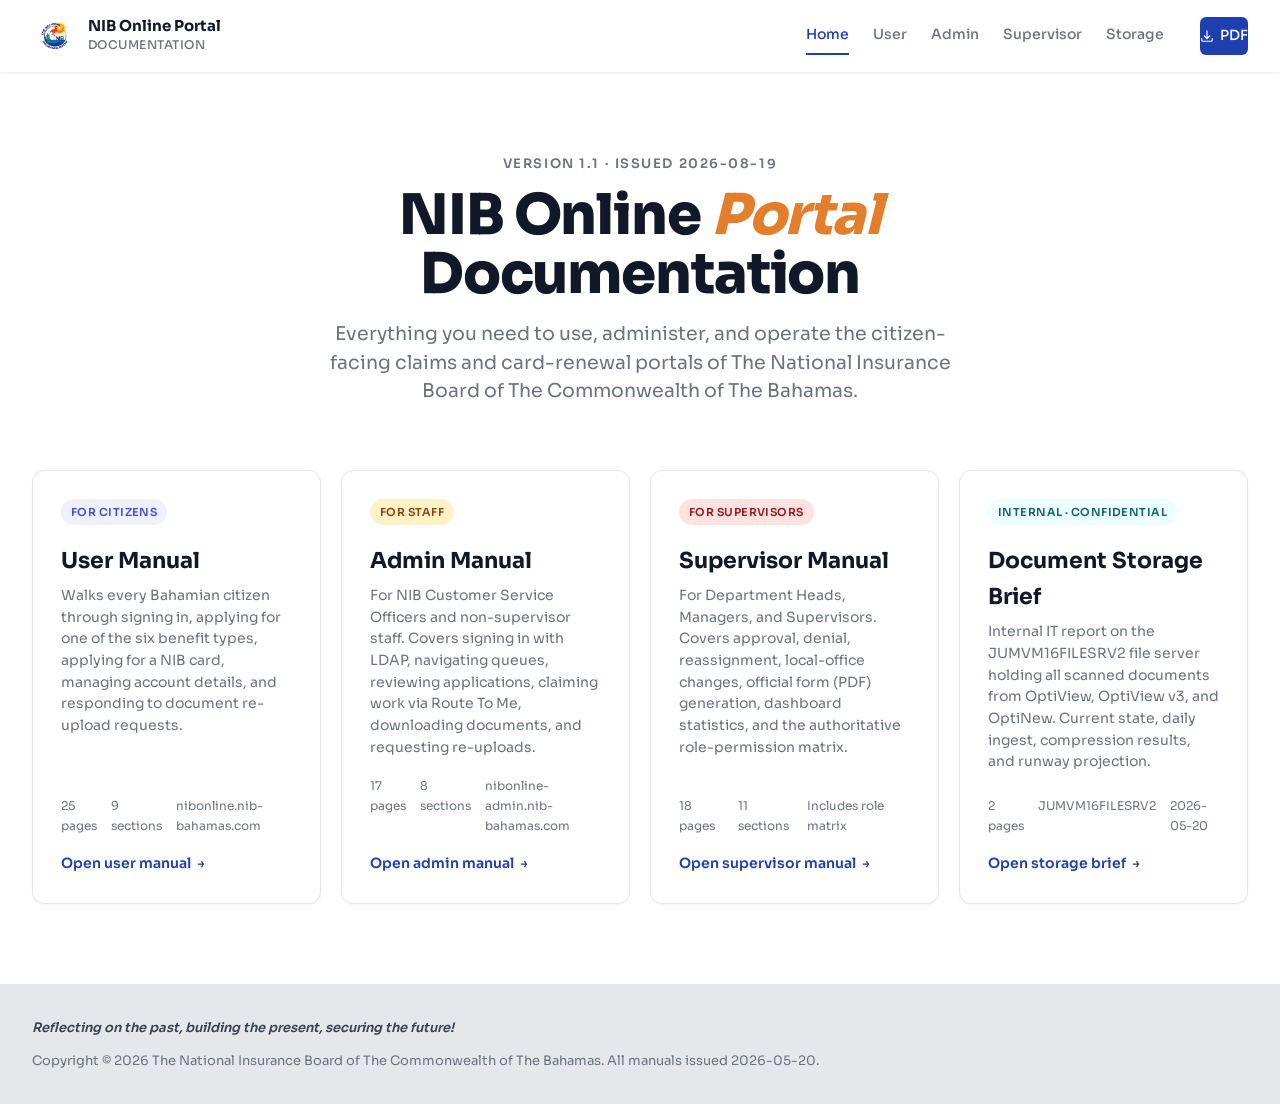
<file: onboarding/docs-site/docs/index.html>
<!DOCTYPE html>
<html lang="en">
<head>
<meta charset="UTF-8">
<meta name="viewport" content="width=device-width, initial-scale=1">
<title>Documentation: NIB Online Portal</title>
<link rel="icon" type="image/png" href="../assets/favicon-32x32.png">
<link rel="stylesheet" href="../colors_and_type.css">
<link rel="stylesheet" href="docs.css">
</head>
<body>

<header class="doc-topbar">
  <div class="doc-topbar__inner">
    <a class="doc-topbar__logo" href="index.html">
      <img src="../assets/nib-logo-no-text.png" alt="NIB">
      <div>
        <div class="doc-topbar__title">NIB Online Portal</div>
        <div class="doc-topbar__sub">Documentation</div>
      </div>
    </a>
    <div class="doc-topbar__spacer"></div>
    <nav class="doc-topbar__nav">
      <a href="index.html" class="is-current">Home</a>
      <a href="user-manual.html">User</a>
      <a href="admin-manual.html">Admin</a>
      <a href="supervisor-manual.html">Supervisor</a>
      <a href="storage-brief.html">Storage</a>
    <a class="doc-topbar__pdf" href="../pdf/NIB-Docs-Index-v1.1.pdf" download title="Download docs index as PDF (text-searchable)"><svg viewBox="0 0 24 24" fill="none" stroke="currentColor" stroke-width="2"><path stroke-linecap="round" stroke-linejoin="round" d="M3 16.5v2.25A2.25 2.25 0 0 0 5.25 21h13.5A2.25 2.25 0 0 0 21 18.75V16.5M16.5 12 12 16.5m0 0L7.5 12m4.5 4.5V3"/></svg>PDF</a>
    </nav>
  </div>
</header>

<section class="landing-hero">
  <div class="landing-hero__eyebrow">Version 1.1 · Issued 2026-08-19</div>
  <h1 class="landing-hero__title">NIB Online <em>Portal</em><br>Documentation</h1>
  <p class="landing-hero__sub">
    Everything you need to use, administer, and operate the citizen-facing claims and card-renewal portals of The National Insurance Board of The Commonwealth of The Bahamas.
  </p>
</section>

<section class="landing-grid">

  <a class="landing-card" href="user-manual.html">
    <span class="landing-card__badge landing-card__badge--user">For Citizens</span>
    <h2 class="landing-card__title">User Manual</h2>
    <p class="landing-card__desc">
      Walks every Bahamian citizen through signing in, applying for one of the six benefit types, applying for a NIB card, managing account details, and responding to document re-upload requests.
    </p>
    <div class="landing-card__meta"><span>25 pages</span><span>9 sections</span><span>nibonline.nib-bahamas.com</span></div>
    <span class="landing-card__cta">Open user manual</span>
  </a>

  <a class="landing-card" href="admin-manual.html">
    <span class="landing-card__badge landing-card__badge--admin">For Staff</span>
    <h2 class="landing-card__title">Admin Manual</h2>
    <p class="landing-card__desc">
      For NIB Customer Service Officers and non-supervisor staff. Covers signing in with LDAP, navigating queues, reviewing applications, claiming work via Route&nbsp;To&nbsp;Me, downloading documents, and requesting re-uploads.
    </p>
    <div class="landing-card__meta"><span>17 pages</span><span>8 sections</span><span>nibonline-admin.nib-bahamas.com</span></div>
    <span class="landing-card__cta">Open admin manual</span>
  </a>

  <a class="landing-card" href="supervisor-manual.html">
    <span class="landing-card__badge landing-card__badge--super">For Supervisors</span>
    <h2 class="landing-card__title">Supervisor Manual</h2>
    <p class="landing-card__desc">
      For Department Heads, Managers, and Supervisors. Covers approval, denial, reassignment, local-office changes, official form (PDF) generation, dashboard statistics, and the authoritative role-permission matrix.
    </p>
    <div class="landing-card__meta"><span>18 pages</span><span>11 sections</span><span>Includes role matrix</span></div>
    <span class="landing-card__cta">Open supervisor manual</span>
  </a>

  <a class="landing-card" href="storage-brief.html">
    <span class="landing-card__badge landing-card__badge--storage">Internal · Confidential</span>
    <h2 class="landing-card__title">Document Storage Brief</h2>
    <p class="landing-card__desc">
      Internal IT report on the JUMVM16FILESRV2 file server holding all scanned documents from OptiView, OptiView&nbsp;v3, and OptiNew. Current state, daily ingest, compression results, and runway projection.
    </p>
    <div class="landing-card__meta"><span>2 pages</span><span>JUMVM16FILESRV2</span><span>2026-05-20</span></div>
    <span class="landing-card__cta">Open storage brief</span>
  </a>

</section>

<footer class="doc-footer">
  <div class="doc-footer__inner">
    <em>Reflecting on the past, building the present, securing the future!</em>
    <p style="margin: 12px 0 0;">Copyright © 2026 The National Insurance Board of The Commonwealth of The Bahamas. All manuals issued 2026-05-20.</p>
  </div>
</footer>

</body>
</html>
</file>
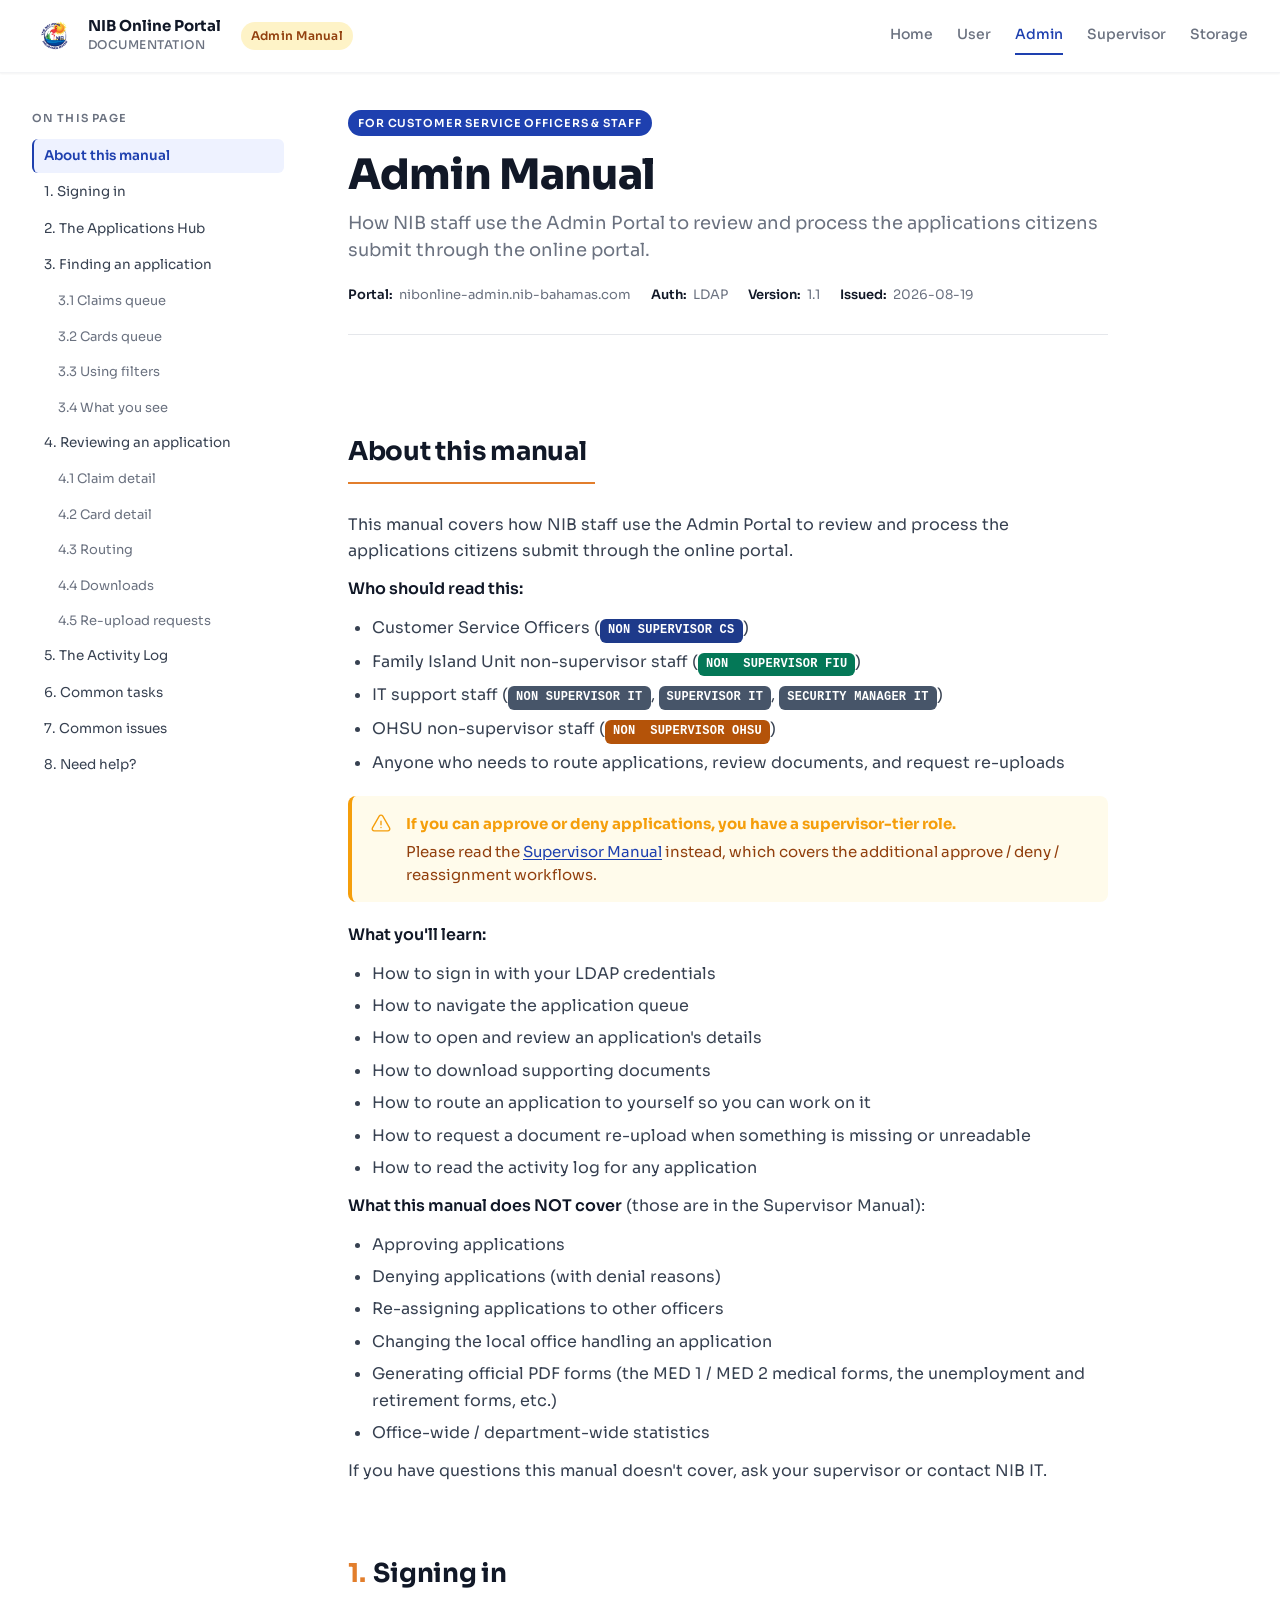
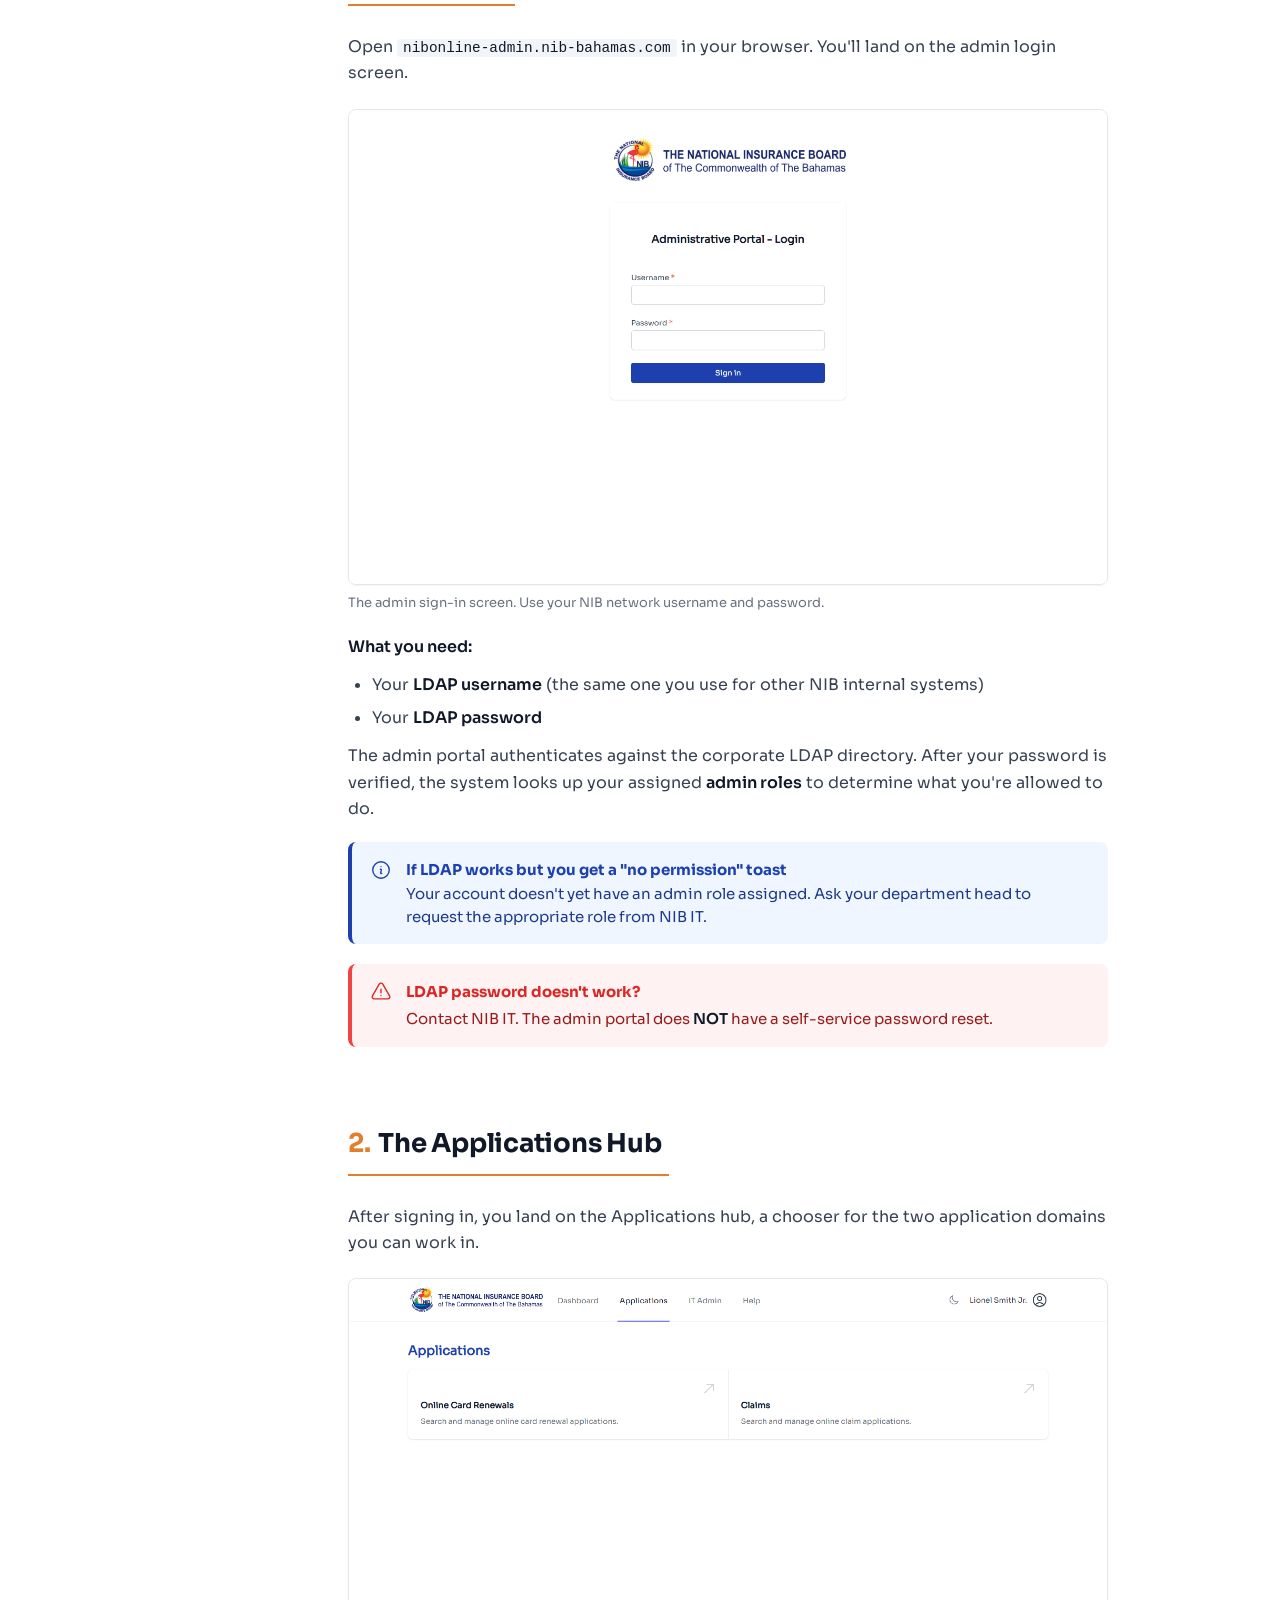
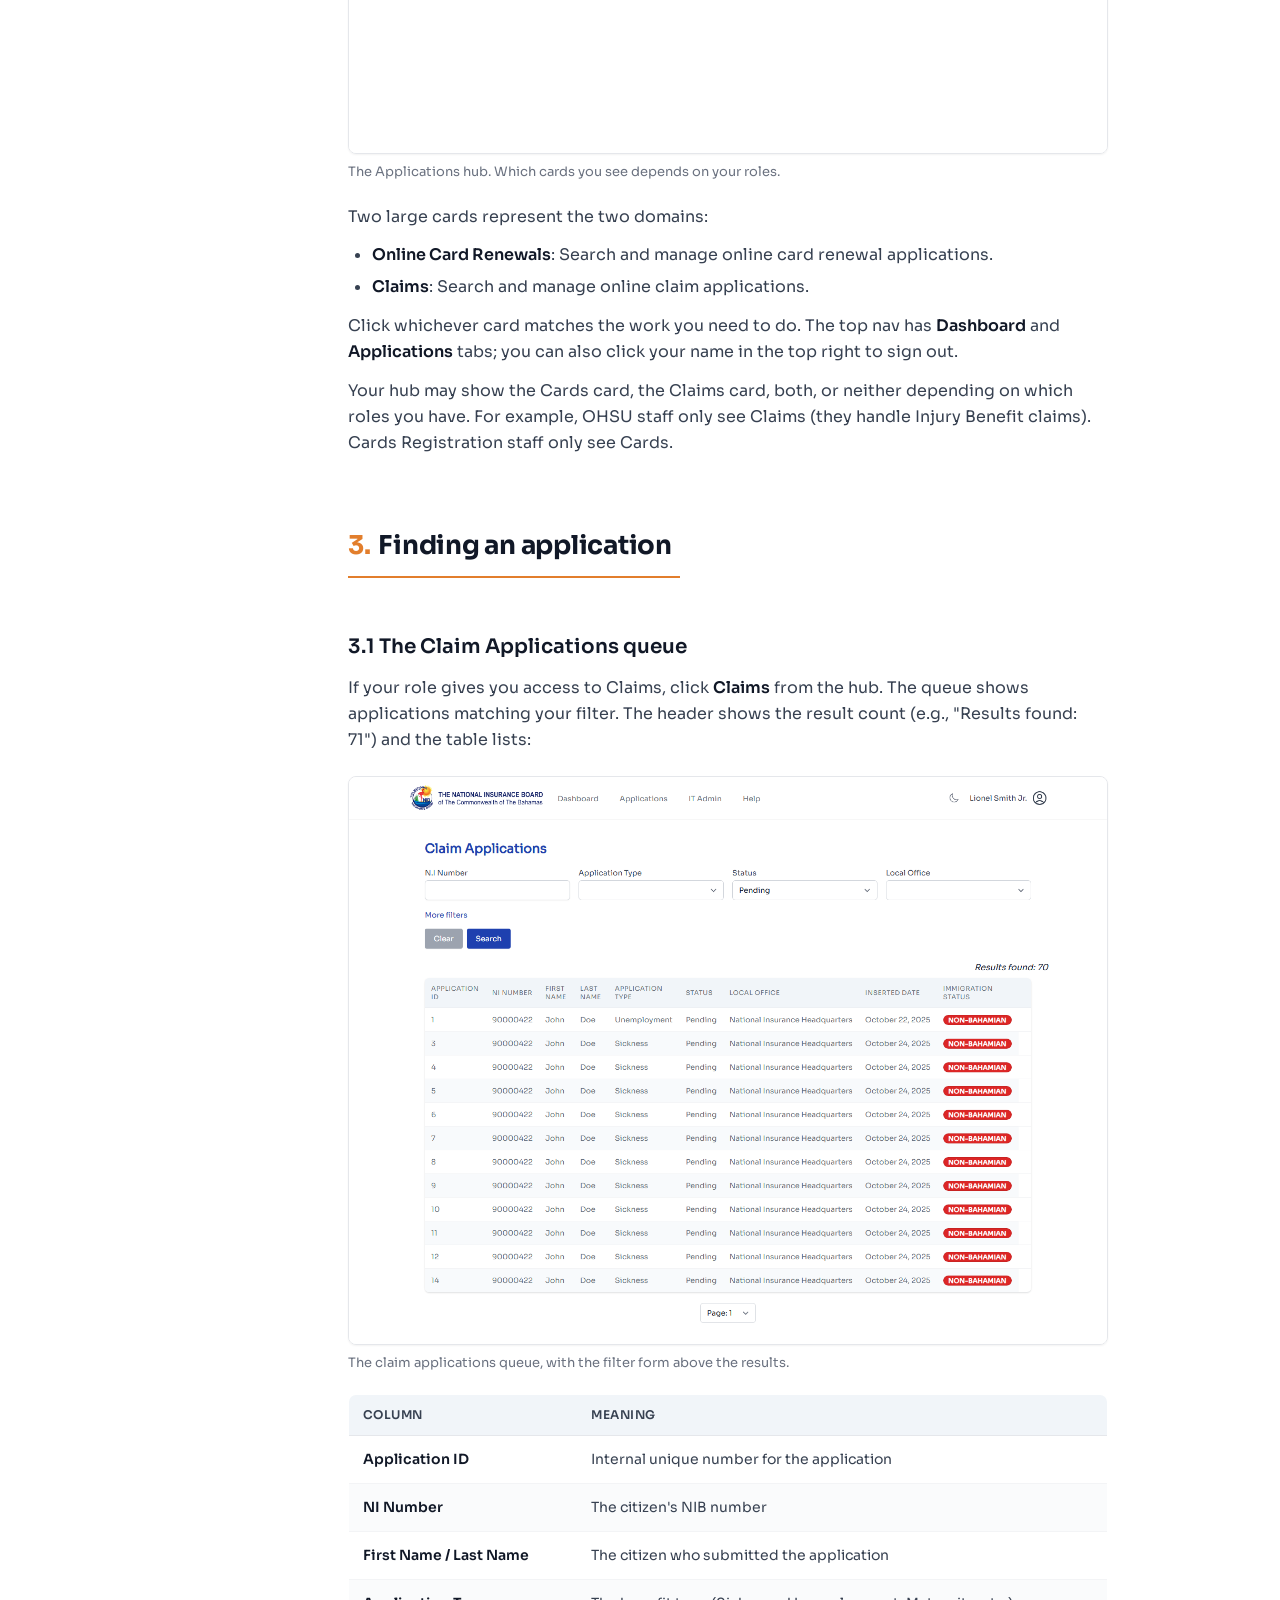
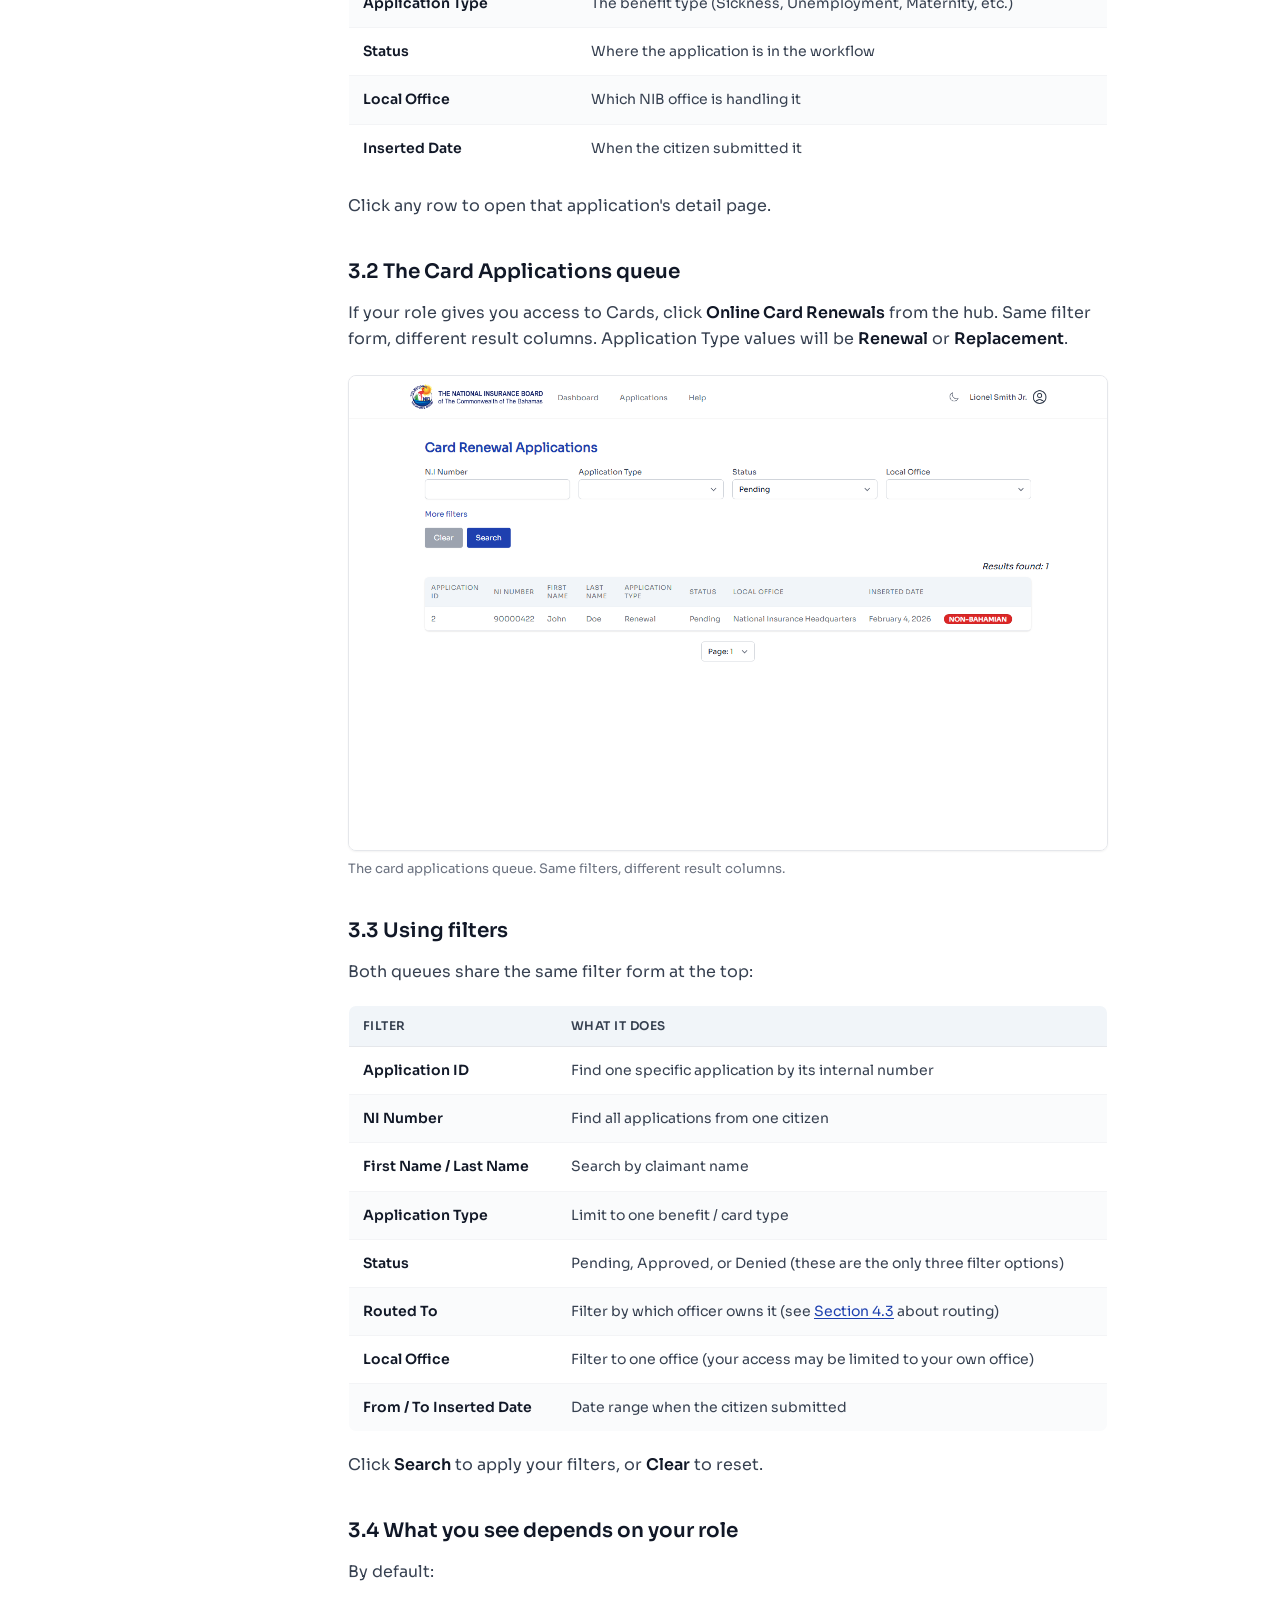
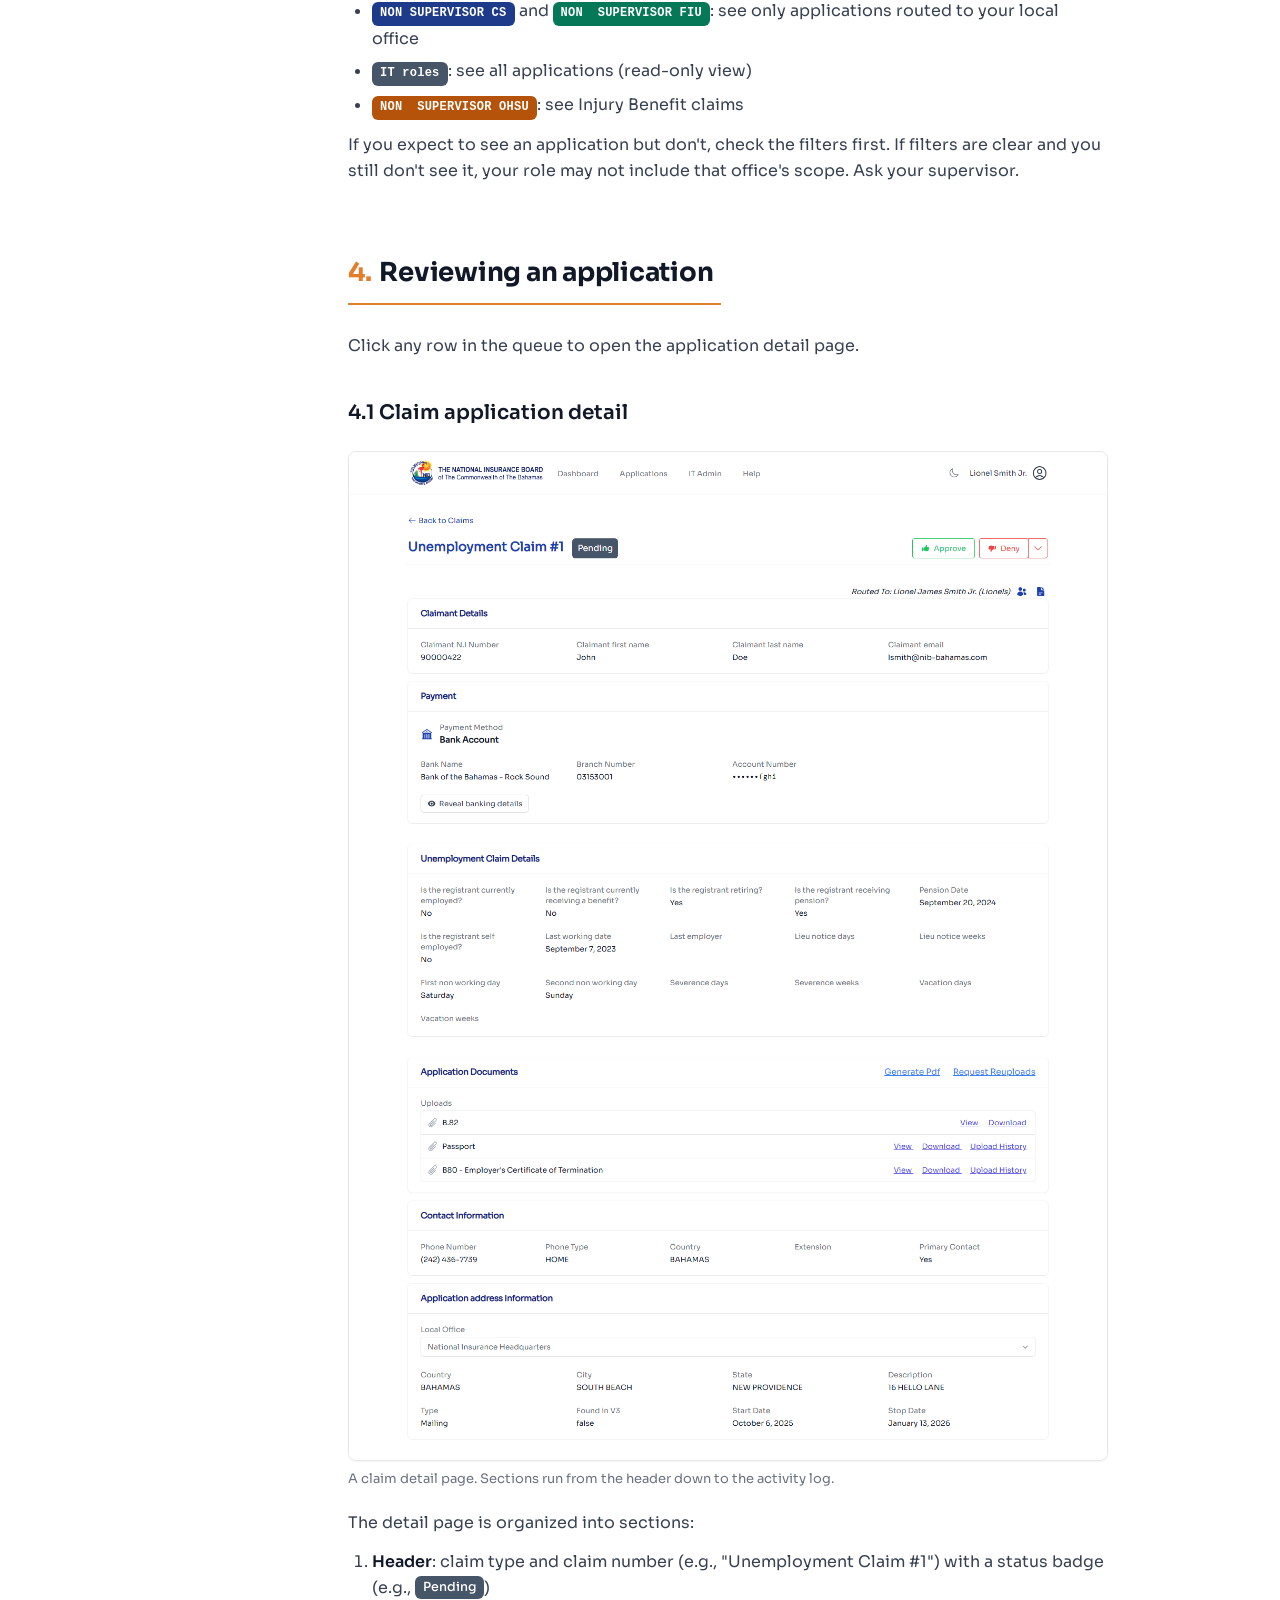
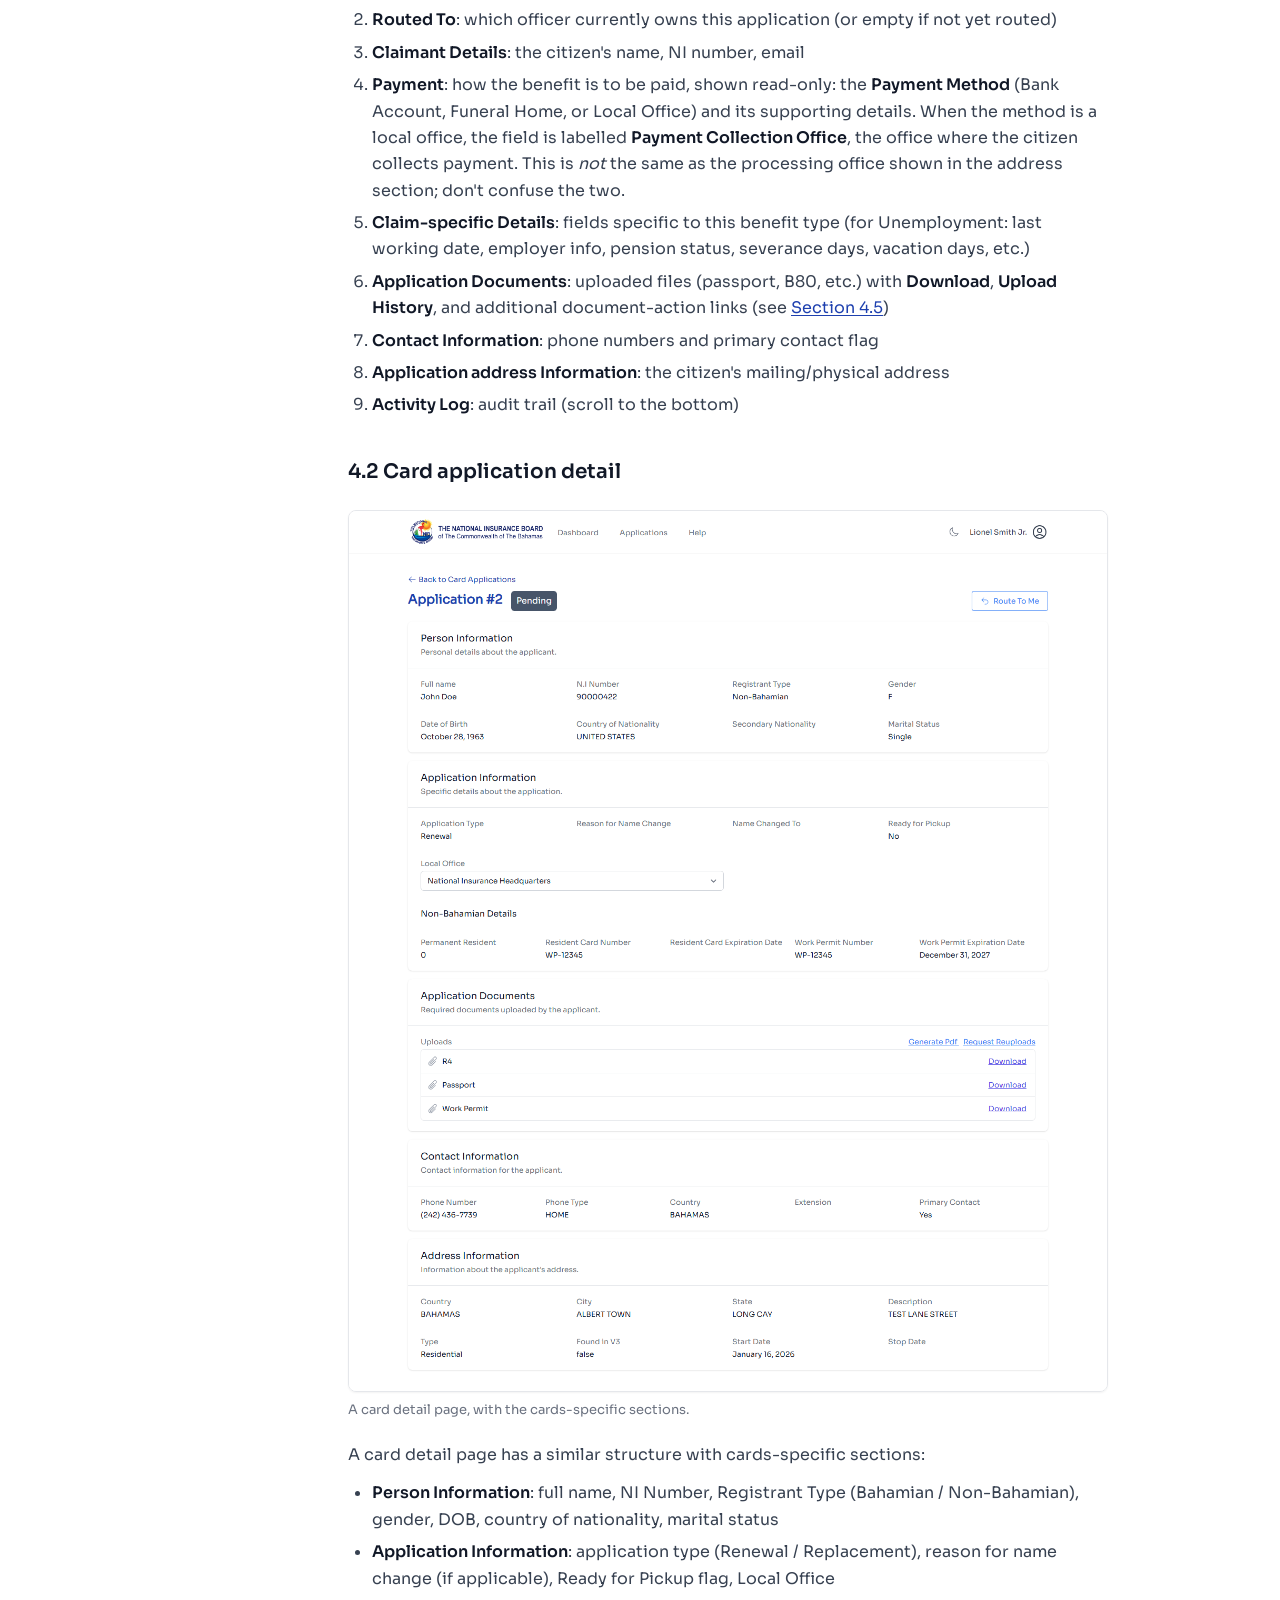
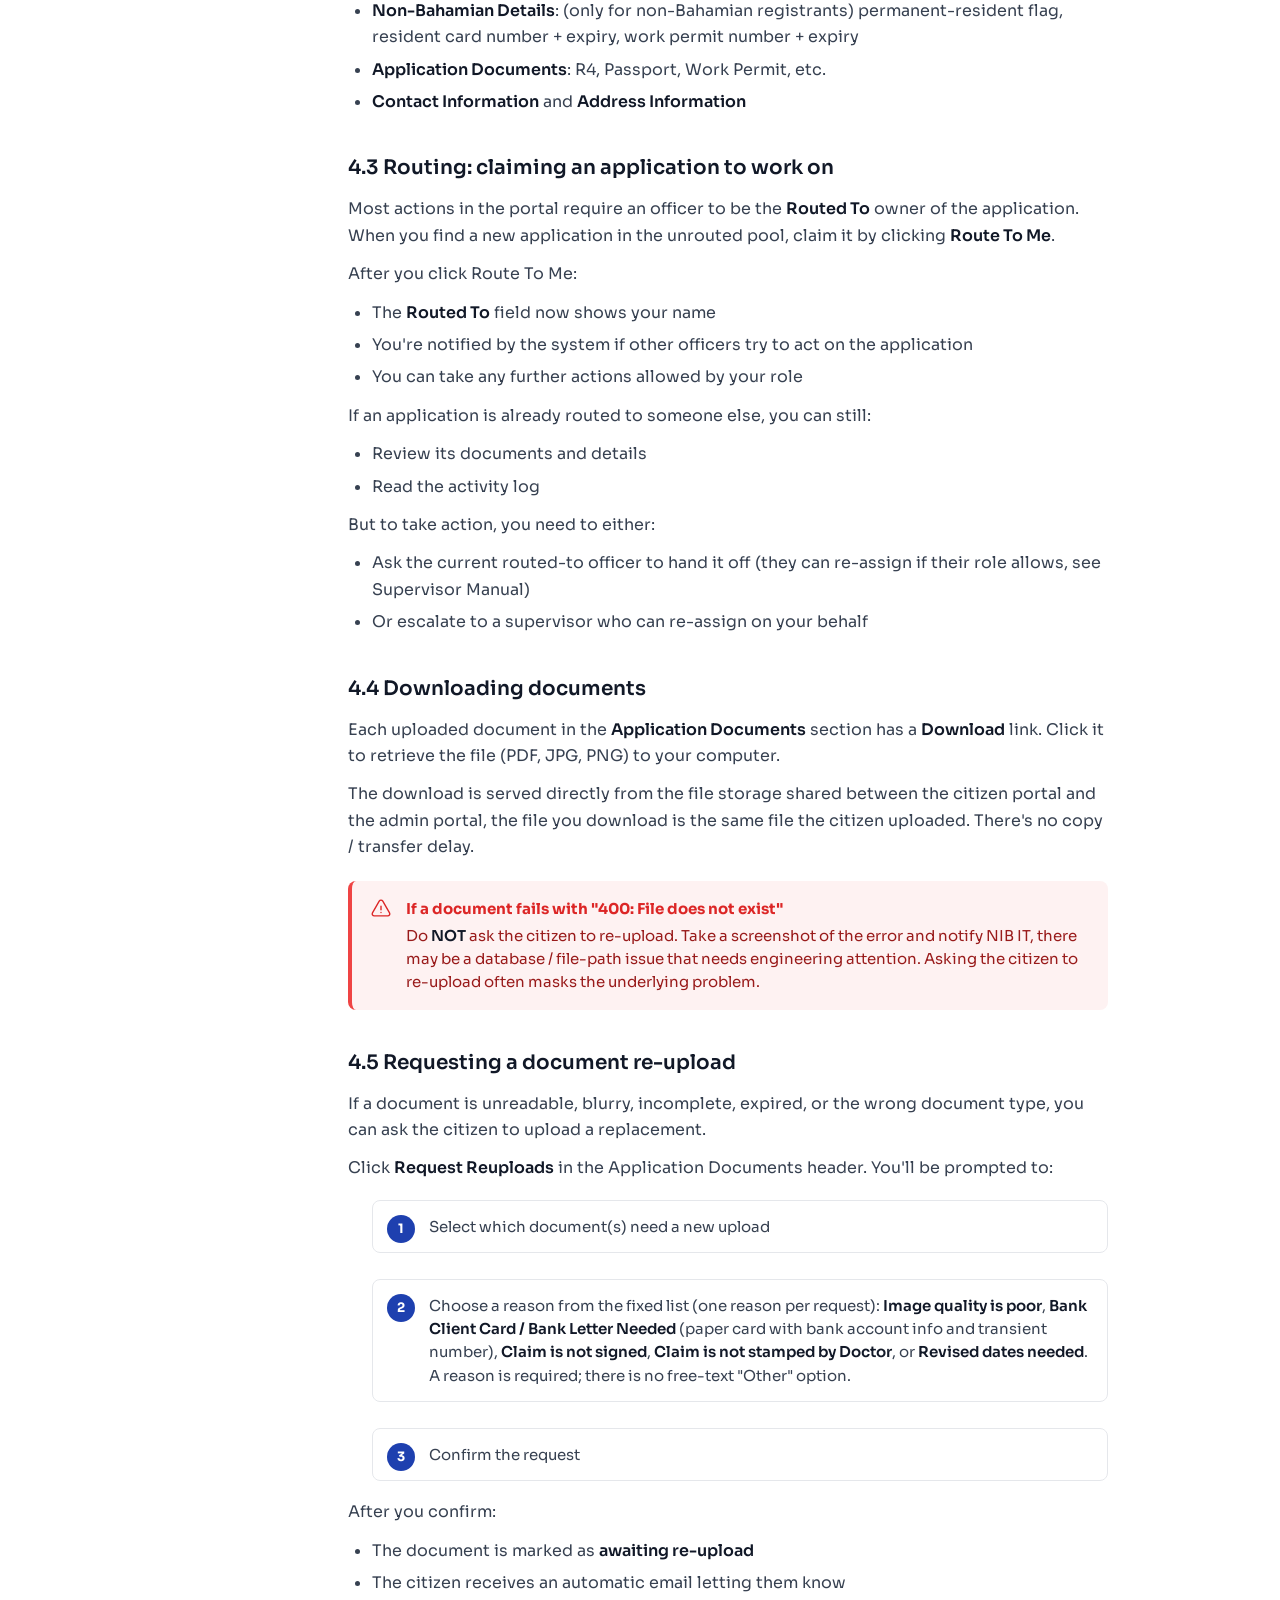
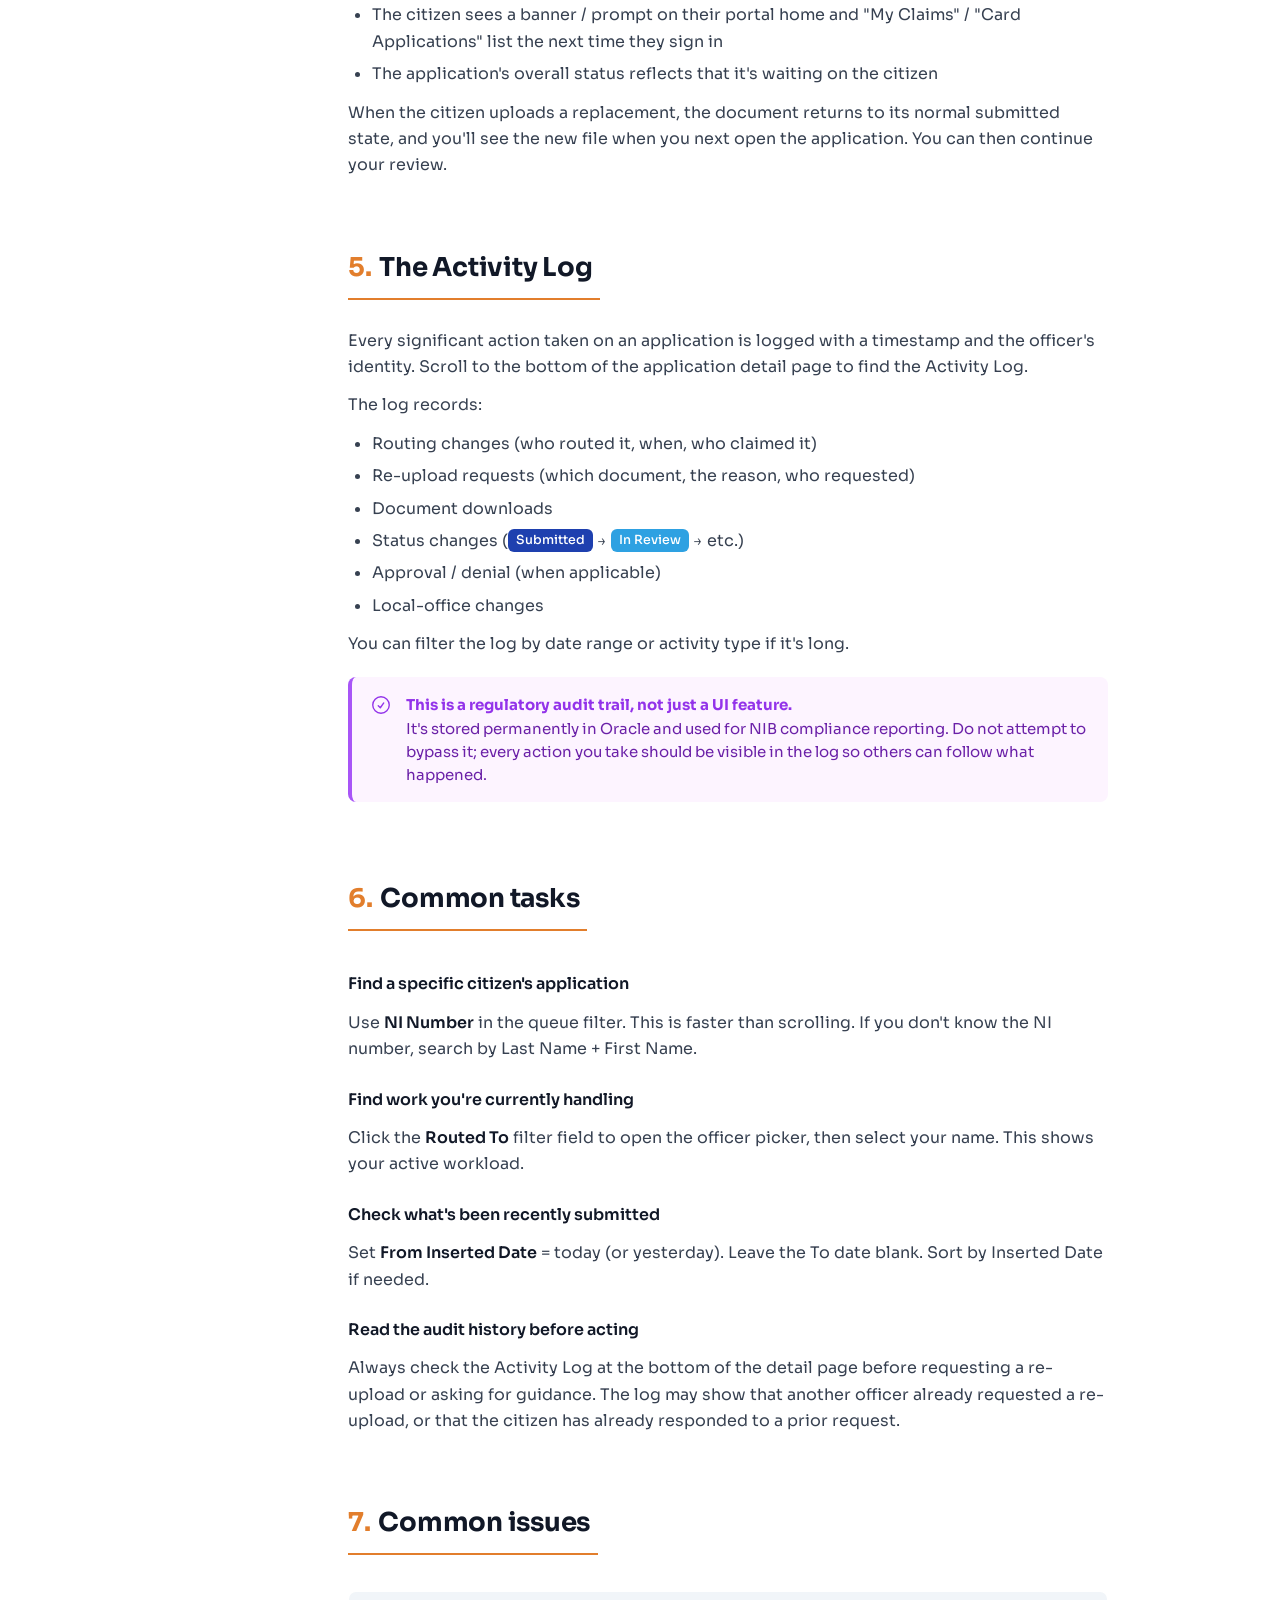
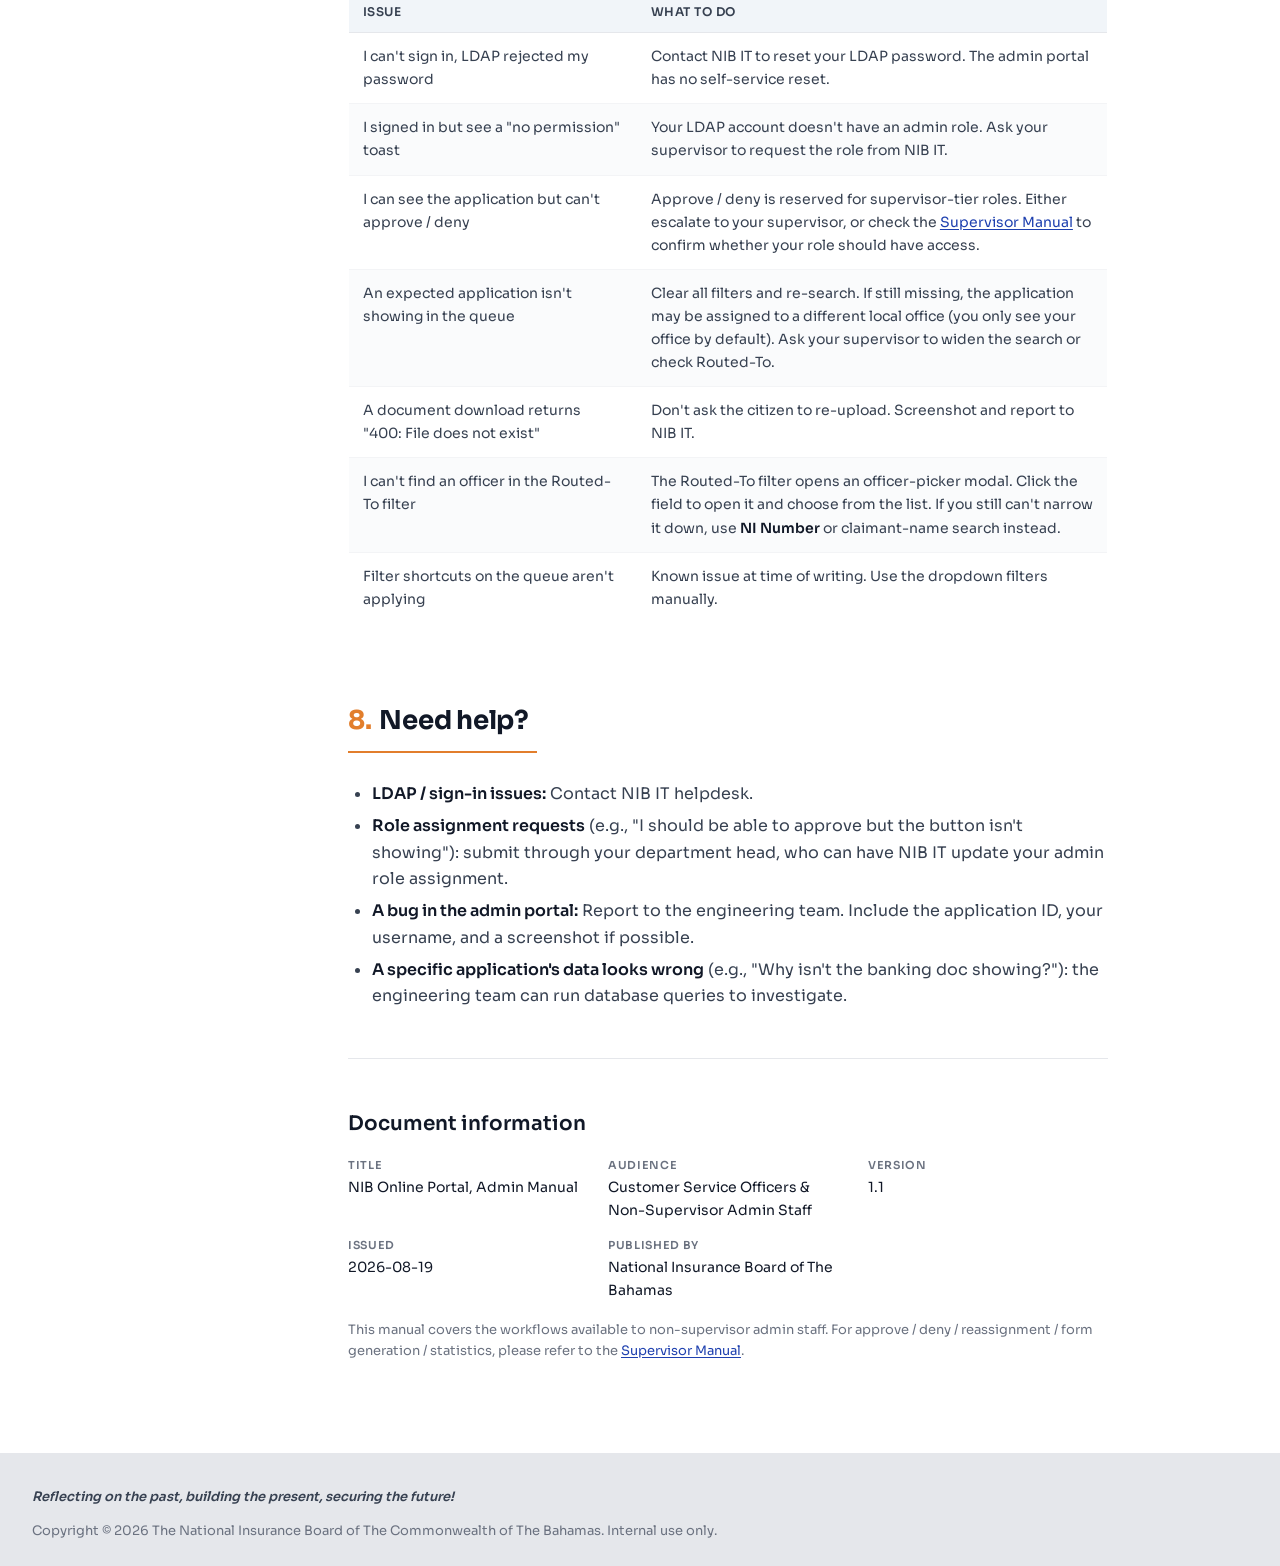
<file: onboarding/docs-site/docs/admin-manual-print.html>
<!DOCTYPE html>
<html lang="en">
<head>
<meta charset="UTF-8">
<meta name="viewport" content="width=device-width, initial-scale=1">
<title>Admin Manual: NIB Online Portal</title>
<link rel="icon" type="image/png" href="../assets/favicon-32x32.png">
<link rel="stylesheet" href="../colors_and_type.css">
<link rel="stylesheet" href="docs.css">
</head>
<body>

<header class="doc-topbar">
  <div class="doc-topbar__inner">
    <a class="doc-topbar__logo" href="index.html">
      <img src="../assets/nib-logo-no-text.png" alt="NIB">
      <div>
        <div class="doc-topbar__title">NIB Online Portal</div>
        <div class="doc-topbar__sub">Documentation</div>
      </div>
    </a>
    <span class="doc-topbar__audience doc-topbar__audience--admin">Admin Manual</span>
    <div class="doc-topbar__spacer"></div>
    <nav class="doc-topbar__nav">
      <a href="index.html">Home</a>
      <a href="user-manual.html">User</a>
      <a href="admin-manual.html" class="is-current">Admin</a>
      <a href="supervisor-manual.html">Supervisor</a>
      <a href="storage-brief.html">Storage</a>
    </nav>
  </div>
</header>

<div class="doc-layout">

  <aside class="doc-sidebar">
    <p class="doc-sidebar__title">On this page</p>
    <ul class="doc-sidebar__list">
      <li><a href="#about">About this manual</a></li>
      <li><a href="#signin">1. Signing in</a></li>
      <li><a href="#hub">2. The Applications Hub</a></li>
      <li><a href="#finding">3. Finding an application</a></li>
      <li><a href="#queue-claims" class="lvl-2">3.1 Claims queue</a></li>
      <li><a href="#queue-cards"  class="lvl-2">3.2 Cards queue</a></li>
      <li><a href="#filters"      class="lvl-2">3.3 Using filters</a></li>
      <li><a href="#role-view"    class="lvl-2">3.4 What you see</a></li>
      <li><a href="#reviewing">4. Reviewing an application</a></li>
      <li><a href="#claim-detail" class="lvl-2">4.1 Claim detail</a></li>
      <li><a href="#card-detail"  class="lvl-2">4.2 Card detail</a></li>
      <li><a href="#routing"      class="lvl-2">4.3 Routing</a></li>
      <li><a href="#downloads"    class="lvl-2">4.4 Downloads</a></li>
      <li><a href="#reupload-req" class="lvl-2">4.5 Re-upload requests</a></li>
      <li><a href="#audit">5. The Activity Log</a></li>
      <li><a href="#tasks">6. Common tasks</a></li>
      <li><a href="#issues">7. Common issues</a></li>
      <li><a href="#help">8. Need help?</a></li>
    </ul>
  </aside>

  <main class="doc-main">

    <div class="doc-hero">
      <div class="doc-hero__eyebrow">For Customer Service Officers &amp; Staff</div>
      <h1 class="doc-hero__title">Admin Manual</h1>
      <p class="doc-hero__sub">How NIB staff use the Admin Portal to review and process the applications citizens submit through the online portal.</p>
      <div class="doc-hero__meta">
        <span><strong>Portal:</strong> nibonline-admin.nib-bahamas.com</span>
        <span><strong>Auth:</strong> LDAP</span>
        <span><strong>Version:</strong> 1.1</span>
        <span><strong>Issued:</strong> 2026-08-19</span>
      </div>
    </div>

    <h2 id="about">About this manual</h2>
    <p>This manual covers how NIB staff use the Admin Portal to review and process the applications citizens submit through the online portal.</p>

    <p><strong>Who should read this:</strong></p>
    <ul>
      <li>Customer Service Officers (<span class="role role--cs">NON SUPERVISOR CS</span>)</li>
      <li>Family Island Unit non-supervisor staff (<span class="role role--fiu">NON&nbsp; SUPERVISOR FIU</span>)</li>
      <li>IT support staff (<span class="role role--it">NON SUPERVISOR IT</span>, <span class="role role--it">SUPERVISOR IT</span>, <span class="role role--it">SECURITY MANAGER IT</span>)</li>
      <li>OHSU non-supervisor staff (<span class="role role--ohsu">NON&nbsp; SUPERVISOR OHSU</span>)</li>
      <li>Anyone who needs to route applications, review documents, and request re-uploads</li>
    </ul>

    <div class="callout callout--warning">
      <svg class="callout__icon" viewBox="0 0 24 24" fill="none" stroke="currentColor" stroke-width="1.5"><path stroke-linecap="round" stroke-linejoin="round" d="M12 9v3.75m-9.303 3.376c-.866 1.5.217 3.374 1.948 3.374h14.71c1.73 0 2.813-1.874 1.948-3.374L13.949 3.378c-.866-1.5-3.032-1.5-3.898 0L2.697 16.126ZM12 15.75h.007v.008H12v-.008Z"/></svg>
      <div class="callout__body">
        <span class="callout__title">If you can approve or deny applications, you have a supervisor-tier role.</span>
        Please read the <a href="supervisor-manual.html">Supervisor Manual</a> instead, which covers the additional approve / deny / reassignment workflows.
      </div>
    </div>

    <p><strong>What you'll learn:</strong></p>
    <ul>
      <li>How to sign in with your LDAP credentials</li>
      <li>How to navigate the application queue</li>
      <li>How to open and review an application's details</li>
      <li>How to download supporting documents</li>
      <li>How to route an application to yourself so you can work on it</li>
      <li>How to request a document re-upload when something is missing or unreadable</li>
      <li>How to read the activity log for any application</li>
    </ul>

    <p><strong>What this manual does NOT cover</strong> (those are in the Supervisor Manual):</p>
    <ul>
      <li>Approving applications</li>
      <li>Denying applications (with denial reasons)</li>
      <li>Re-assigning applications to other officers</li>
      <li>Changing the local office handling an application</li>
      <li>Generating official PDF forms (the MED 1 / MED 2 medical forms, the unemployment and retirement forms, etc.)</li>
      <li>Office-wide / department-wide statistics</li>
    </ul>
    <p>If you have questions this manual doesn't cover, ask your supervisor or contact NIB IT.</p>

    <h2 id="signin"><span class="doc-h-num">1.</span>Signing in</h2>
    <p>Open <code>nibonline-admin.nib-bahamas.com</code> in your browser. You'll land on the admin login screen.</p>
    <figure class="doc-shot">
      <img src="../../images/admin/01-admin-login.png" alt="The admin portal sign-in page">
      <figcaption>The admin sign-in screen. Use your NIB network username and password.</figcaption>
    </figure>
    <p><strong>What you need:</strong></p>
    <ul>
      <li>Your <strong>LDAP username</strong> (the same one you use for other NIB internal systems)</li>
      <li>Your <strong>LDAP password</strong></li>
    </ul>
    <p>The admin portal authenticates against the corporate LDAP directory. After your password is verified, the system looks up your assigned <strong>admin roles</strong> to determine what you're allowed to do.</p>

    <div class="callout callout--info">
      <svg class="callout__icon" viewBox="0 0 24 24" fill="none" stroke="currentColor" stroke-width="1.5"><path stroke-linecap="round" stroke-linejoin="round" d="M11.25 11.25l.041-.02a.75.75 0 011.063.852l-.708 2.836a.75.75 0 001.063.853l.041-.021M21 12a9 9 0 11-18 0 9 9 0 0118 0zm-9-3.75h.008v.008H12V8.25z"/></svg>
      <div class="callout__body">
        <span class="callout__title">If LDAP works but you get a "no permission" toast</span>
        Your account doesn't yet have an admin role assigned. Ask your department head to request the appropriate role from NIB IT.
      </div>
    </div>

    <div class="callout callout--danger">
      <svg class="callout__icon" viewBox="0 0 24 24" fill="none" stroke="currentColor" stroke-width="1.5"><path stroke-linecap="round" stroke-linejoin="round" d="M12 9v3.75m-9.303 3.376c-.866 1.5.217 3.374 1.948 3.374h14.71c1.73 0 2.813-1.874 1.948-3.374L13.949 3.378c-.866-1.5-3.032-1.5-3.898 0L2.697 16.126ZM12 15.75h.007v.008H12v-.008Z"/></svg>
      <div class="callout__body">
        <span class="callout__title">LDAP password doesn't work?</span>
        Contact NIB IT. The admin portal does <strong>NOT</strong> have a self-service password reset.
      </div>
    </div>

    <h2 id="hub"><span class="doc-h-num">2.</span>The Applications Hub</h2>
    <p>After signing in, you land on the Applications hub, a chooser for the two application domains you can work in.</p>
    <figure class="doc-shot">
      <img src="../../images/admin/02-applications-hub.png" alt="The Applications hub, showing the Cards and Claims chooser">
      <figcaption>The Applications hub. Which cards you see depends on your roles.</figcaption>
    </figure>
    <p>Two large cards represent the two domains:</p>
    <ul>
      <li><strong>Online Card Renewals</strong>: Search and manage online card renewal applications.</li>
      <li><strong>Claims</strong>: Search and manage online claim applications.</li>
    </ul>
    <p>Click whichever card matches the work you need to do. The top nav has <strong>Dashboard</strong> and <strong>Applications</strong> tabs; you can also click your name in the top right to sign out.</p>
    <p>Your hub may show the Cards card, the Claims card, both, or neither depending on which roles you have. For example, OHSU staff only see Claims (they handle Injury Benefit claims). Cards Registration staff only see Cards.</p>

    <h2 id="finding"><span class="doc-h-num">3.</span>Finding an application</h2>

    <h3 id="queue-claims">3.1 The Claim Applications queue</h3>
    <p>If your role gives you access to Claims, click <strong>Claims</strong> from the hub. The queue shows applications matching your filter. The header shows the result count (e.g., "Results found: 71") and the table lists:</p>
    <figure class="doc-shot">
      <img src="../../images/admin/04-claims-queue.png" alt="The claim applications queue with its filter form">
      <figcaption>The claim applications queue, with the filter form above the results.</figcaption>
    </figure>
    <table>
      <thead><tr><th>Column</th><th>Meaning</th></tr></thead>
      <tbody>
        <tr><td><strong>Application ID</strong></td><td>Internal unique number for the application</td></tr>
        <tr><td><strong>NI Number</strong></td><td>The citizen's NIB number</td></tr>
        <tr><td><strong>First Name / Last Name</strong></td><td>The citizen who submitted the application</td></tr>
        <tr><td><strong>Application Type</strong></td><td>The benefit type (Sickness, Unemployment, Maternity, etc.)</td></tr>
        <tr><td><strong>Status</strong></td><td>Where the application is in the workflow</td></tr>
        <tr><td><strong>Local Office</strong></td><td>Which NIB office is handling it</td></tr>
        <tr><td><strong>Inserted Date</strong></td><td>When the citizen submitted it</td></tr>
      </tbody>
    </table>
    <p>Click any row to open that application's detail page.</p>

    <h3 id="queue-cards">3.2 The Card Applications queue</h3>
    <p>If your role gives you access to Cards, click <strong>Online Card Renewals</strong> from the hub. Same filter form, different result columns. Application Type values will be <strong>Renewal</strong> or <strong>Replacement</strong>.</p>
    <figure class="doc-shot">
      <img src="../../images/admin/05-cards-queue.png" alt="The card applications queue">
      <figcaption>The card applications queue. Same filters, different result columns.</figcaption>
    </figure>

    <h3 id="filters">3.3 Using filters</h3>
    <p>Both queues share the same filter form at the top:</p>
    <table>
      <thead><tr><th>Filter</th><th>What it does</th></tr></thead>
      <tbody>
        <tr><td><strong>Application ID</strong></td><td>Find one specific application by its internal number</td></tr>
        <tr><td><strong>NI Number</strong></td><td>Find all applications from one citizen</td></tr>
        <tr><td><strong>First Name / Last Name</strong></td><td>Search by claimant name</td></tr>
        <tr><td><strong>Application Type</strong></td><td>Limit to one benefit / card type</td></tr>
        <tr><td><strong>Status</strong></td><td>Pending, Approved, or Denied (these are the only three filter options)</td></tr>
        <tr><td><strong>Routed To</strong></td><td>Filter by which officer owns it (see <a href="#routing">Section 4.3</a> about routing)</td></tr>
        <tr><td><strong>Local Office</strong></td><td>Filter to one office (your access may be limited to your own office)</td></tr>
        <tr><td><strong>From / To Inserted Date</strong></td><td>Date range when the citizen submitted</td></tr>
      </tbody>
    </table>
    <p>Click <strong>Search</strong> to apply your filters, or <strong>Clear</strong> to reset.</p>

    <h3 id="role-view">3.4 What you see depends on your role</h3>
    <p>By default:</p>
    <ul>
      <li><span class="role role--cs">NON SUPERVISOR CS</span> and <span class="role role--fiu">NON&nbsp; SUPERVISOR FIU</span>: see only applications routed to your local office</li>
      <li><span class="role role--it">IT roles</span>: see all applications (read-only view)</li>
      <li><span class="role role--ohsu">NON&nbsp; SUPERVISOR OHSU</span>: see Injury Benefit claims</li>
    </ul>
    <p>If you expect to see an application but don't, check the filters first. If filters are clear and you still don't see it, your role may not include that office's scope. Ask your supervisor.</p>

    <h2 id="reviewing"><span class="doc-h-num">4.</span>Reviewing an application</h2>
    <p>Click any row in the queue to open the application detail page.</p>

    <h3 id="claim-detail">4.1 Claim application detail</h3>
    <figure class="doc-shot">
      <img src="../../images/admin/06-claims-application-detail.png" alt="A claim application detail page">
      <figcaption>A claim detail page. Sections run from the header down to the activity log.</figcaption>
    </figure>
    <p>The detail page is organized into sections:</p>
    <ol>
      <li><strong>Header</strong>: claim type and claim number (e.g., "Unemployment Claim #1") with a status badge (e.g., <span class="chip-inline chip-inline--pending">Pending</span>)</li>
      <li><strong>Routed To</strong>: which officer currently owns this application (or empty if not yet routed)</li>
      <li><strong>Claimant Details</strong>: the citizen's name, NI number, email</li>
      <li><strong>Payment</strong>: how the benefit is to be paid, shown read-only: the <strong>Payment Method</strong> (Bank Account, Funeral Home, or Local Office) and its supporting details. When the method is a local office, the field is labelled <strong>Payment Collection Office</strong>, the office where the citizen collects payment. This is <em>not</em> the same as the processing office shown in the address section; don't confuse the two.</li>
      <li><strong>Claim-specific Details</strong>: fields specific to this benefit type (for Unemployment: last working date, employer info, pension status, severance days, vacation days, etc.)</li>
      <li><strong>Application Documents</strong>: uploaded files (passport, B80, etc.) with <strong>Download</strong>, <strong>Upload History</strong>, and additional document-action links (see <a href="#reupload-req">Section 4.5</a>)</li>
      <li><strong>Contact Information</strong>: phone numbers and primary contact flag</li>
      <li><strong>Application address Information</strong>: the citizen's mailing/physical address</li>
      <li><strong>Activity Log</strong>: audit trail (scroll to the bottom)</li>
    </ol>

    <h3 id="card-detail">4.2 Card application detail</h3>
    <figure class="doc-shot">
      <img src="../../images/admin/07-cards-application-detail.png" alt="A card application detail page">
      <figcaption>A card detail page, with the cards-specific sections.</figcaption>
    </figure>
    <p>A card detail page has a similar structure with cards-specific sections:</p>
    <ul>
      <li><strong>Person Information</strong>: full name, NI Number, Registrant Type (Bahamian / Non-Bahamian), gender, DOB, country of nationality, marital status</li>
      <li><strong>Application Information</strong>: application type (Renewal / Replacement), reason for name change (if applicable), Ready for Pickup flag, Local Office</li>
      <li><strong>Non-Bahamian Details</strong>: (only for non-Bahamian registrants) permanent-resident flag, resident card number + expiry, work permit number + expiry</li>
      <li><strong>Application Documents</strong>: R4, Passport, Work Permit, etc.</li>
      <li><strong>Contact Information</strong> and <strong>Address Information</strong></li>
    </ul>

    <h3 id="routing">4.3 Routing: claiming an application to work on</h3>
    <p>Most actions in the portal require an officer to be the <strong>Routed To</strong> owner of the application. When you find a new application in the unrouted pool, claim it by clicking <strong>Route To Me</strong>.</p>
    <p>After you click Route To Me:</p>
    <ul>
      <li>The <strong>Routed To</strong> field now shows your name</li>
      <li>You're notified by the system if other officers try to act on the application</li>
      <li>You can take any further actions allowed by your role</li>
    </ul>
    <p>If an application is already routed to someone else, you can still:</p>
    <ul>
      <li>Review its documents and details</li>
      <li>Read the activity log</li>
    </ul>
    <p>But to take action, you need to either:</p>
    <ul>
      <li>Ask the current routed-to officer to hand it off (they can re-assign if their role allows, see Supervisor Manual)</li>
      <li>Or escalate to a supervisor who can re-assign on your behalf</li>
    </ul>

    <h3 id="downloads">4.4 Downloading documents</h3>
    <p>Each uploaded document in the <strong>Application Documents</strong> section has a <strong>Download</strong> link. Click it to retrieve the file (PDF, JPG, PNG) to your computer.</p>
    <p>The download is served directly from the file storage shared between the citizen portal and the admin portal, the file you download is the same file the citizen uploaded. There's no copy / transfer delay.</p>
    <div class="callout callout--danger">
      <svg class="callout__icon" viewBox="0 0 24 24" fill="none" stroke="currentColor" stroke-width="1.5"><path stroke-linecap="round" stroke-linejoin="round" d="M12 9v3.75m-9.303 3.376c-.866 1.5.217 3.374 1.948 3.374h14.71c1.73 0 2.813-1.874 1.948-3.374L13.949 3.378c-.866-1.5-3.032-1.5-3.898 0L2.697 16.126ZM12 15.75h.007v.008H12v-.008Z"/></svg>
      <div class="callout__body">
        <span class="callout__title">If a document fails with "400: File does not exist"</span>
        Do <strong>NOT</strong> ask the citizen to re-upload. Take a screenshot of the error and notify NIB IT, there may be a database / file-path issue that needs engineering attention. Asking the citizen to re-upload often masks the underlying problem.
      </div>
    </div>

    <h3 id="reupload-req">4.5 Requesting a document re-upload</h3>
    <p>If a document is unreadable, blurry, incomplete, expired, or the wrong document type, you can ask the citizen to upload a replacement.</p>
    <p>Click <strong>Request Reuploads</strong> in the Application Documents header. You'll be prompted to:</p>
    <ol class="steps">
      <li>Select which document(s) need a new upload</li>
      <li>Choose a reason from the fixed list (one reason per request): <strong>Image quality is poor</strong>, <strong>Bank Client Card / Bank Letter Needed</strong> (paper card with bank account info and transient number), <strong>Claim is not signed</strong>, <strong>Claim is not stamped by Doctor</strong>, or <strong>Revised dates needed</strong>. A reason is required; there is no free-text "Other" option.</li>
      <li>Confirm the request</li>
    </ol>
    <p>After you confirm:</p>
    <ul>
      <li>The document is marked as <strong>awaiting re-upload</strong></li>
      <li>The citizen receives an automatic email letting them know</li>
      <li>The citizen sees a banner / prompt on their portal home and "My Claims" / "Card Applications" list the next time they sign in</li>
      <li>The application's overall status reflects that it's waiting on the citizen</li>
    </ul>
    <p>When the citizen uploads a replacement, the document returns to its normal submitted state, and you'll see the new file when you next open the application. You can then continue your review.</p>

    <h2 id="audit"><span class="doc-h-num">5.</span>The Activity Log</h2>
    <p>Every significant action taken on an application is logged with a timestamp and the officer's identity. Scroll to the bottom of the application detail page to find the Activity Log.</p>
    <p>The log records:</p>
    <ul>
      <li>Routing changes (who routed it, when, who claimed it)</li>
      <li>Re-upload requests (which document, the reason, who requested)</li>
      <li>Document downloads</li>
      <li>Status changes (<span class="chip-inline chip-inline--info">Submitted</span> → <span class="chip-inline chip-inline--review">In Review</span> → etc.)</li>
      <li>Approval / denial (when applicable)</li>
      <li>Local-office changes</li>
    </ul>
    <p>You can filter the log by date range or activity type if it's long.</p>

    <div class="callout callout--audit">
      <svg class="callout__icon" viewBox="0 0 24 24" fill="none" stroke="currentColor" stroke-width="1.5"><path stroke-linecap="round" stroke-linejoin="round" d="M9 12.75 11.25 15 15 9.75M21 12a9 9 0 1 1-18 0 9 9 0 0 1 18 0Z"/></svg>
      <div class="callout__body">
        <span class="callout__title">This is a regulatory audit trail, not just a UI feature.</span>
        It's stored permanently in Oracle and used for NIB compliance reporting. Do not attempt to bypass it; every action you take should be visible in the log so others can follow what happened.
      </div>
    </div>

    <h2 id="tasks"><span class="doc-h-num">6.</span>Common tasks</h2>

    <h4>Find a specific citizen's application</h4>
    <p>Use <strong>NI Number</strong> in the queue filter. This is faster than scrolling. If you don't know the NI number, search by Last Name + First Name.</p>

    <h4>Find work you're currently handling</h4>
    <p>Click the <strong>Routed To</strong> filter field to open the officer picker, then select your name. This shows your active workload.</p>

    <h4>Check what's been recently submitted</h4>
    <p>Set <strong>From Inserted Date</strong> = today (or yesterday). Leave the To date blank. Sort by Inserted Date if needed.</p>

    <h4>Read the audit history before acting</h4>
    <p>Always check the Activity Log at the bottom of the detail page before requesting a re-upload or asking for guidance. The log may show that another officer already requested a re-upload, or that the citizen has already responded to a prior request.</p>

    <h2 id="issues"><span class="doc-h-num">7.</span>Common issues</h2>
    <table>
      <thead><tr><th style="width: 38%">Issue</th><th>What to do</th></tr></thead>
      <tbody>
        <tr><td>I can't sign in, LDAP rejected my password</td><td>Contact NIB IT to reset your LDAP password. The admin portal has no self-service reset.</td></tr>
        <tr><td>I signed in but see a "no permission" toast</td><td>Your LDAP account doesn't have an admin role. Ask your supervisor to request the role from NIB IT.</td></tr>
        <tr><td>I can see the application but can't approve / deny</td><td>Approve / deny is reserved for supervisor-tier roles. Either escalate to your supervisor, or check the <a href="supervisor-manual.html#matrix">Supervisor Manual</a> to confirm whether your role should have access.</td></tr>
        <tr><td>An expected application isn't showing in the queue</td><td>Clear all filters and re-search. If still missing, the application may be assigned to a different local office (you only see your office by default). Ask your supervisor to widen the search or check Routed-To.</td></tr>
        <tr><td>A document download returns "400: File does not exist"</td><td>Don't ask the citizen to re-upload. Screenshot and report to NIB IT.</td></tr>
        <tr><td>I can't find an officer in the Routed-To filter</td><td>The Routed-To filter opens an officer-picker modal. Click the field to open it and choose from the list. If you still can't narrow it down, use <strong>NI Number</strong> or claimant-name search instead.</td></tr>
        <tr><td>Filter shortcuts on the queue aren't applying</td><td>Known issue at time of writing. Use the dropdown filters manually.</td></tr>
      </tbody>
    </table>

    <h2 id="help"><span class="doc-h-num">8.</span>Need help?</h2>
    <ul>
      <li><strong>LDAP / sign-in issues:</strong> Contact NIB IT helpdesk.</li>
      <li><strong>Role assignment requests</strong> (e.g., "I should be able to approve but the button isn't showing"): submit through your department head, who can have NIB IT update your admin role assignment.</li>
      <li><strong>A bug in the admin portal:</strong> Report to the engineering team. Include the application ID, your username, and a screenshot if possible.</li>
      <li><strong>A specific application's data looks wrong</strong> (e.g., "Why isn't the banking doc showing?"): the engineering team can run database queries to investigate.</li>
    </ul>

    <hr>
    <h3 id="docinfo">Document information</h3>
    <dl class="defstrip">
      <div><dt>Title</dt><dd>NIB Online Portal, Admin Manual</dd></div>
      <div><dt>Audience</dt><dd>Customer Service Officers &amp; Non-Supervisor Admin Staff</dd></div>
      <div><dt>Version</dt><dd>1.1</dd></div>
      <div><dt>Issued</dt><dd>2026-08-19</dd></div>
      <div><dt>Published by</dt><dd>National Insurance Board of The Bahamas</dd></div>
    </dl>
    <p style="font-size: 13px; color: var(--fg-3);">This manual covers the workflows available to non-supervisor admin staff. For approve / deny / reassignment / form generation / statistics, please refer to the <a href="supervisor-manual.html">Supervisor Manual</a>.</p>

  </main>
</div>

<footer class="doc-footer">
  <div class="doc-footer__inner">
    <em>Reflecting on the past, building the present, securing the future!</em>
    <p style="margin: 12px 0 0;">Copyright © 2026 The National Insurance Board of The Commonwealth of The Bahamas. Internal use only.</p>
  </div>
</footer>

<script src="docs.js"></script>

<script>
  (async function () {
    // Wait for fonts (Sora from Google) + a beat
    if (document.fonts && document.fonts.ready) {
      try { await document.fonts.ready; } catch (e) {}
    }
    await new Promise(r => setTimeout(r, 500));
    window.print();
  })();
</script>
</body>
</html>
</file>
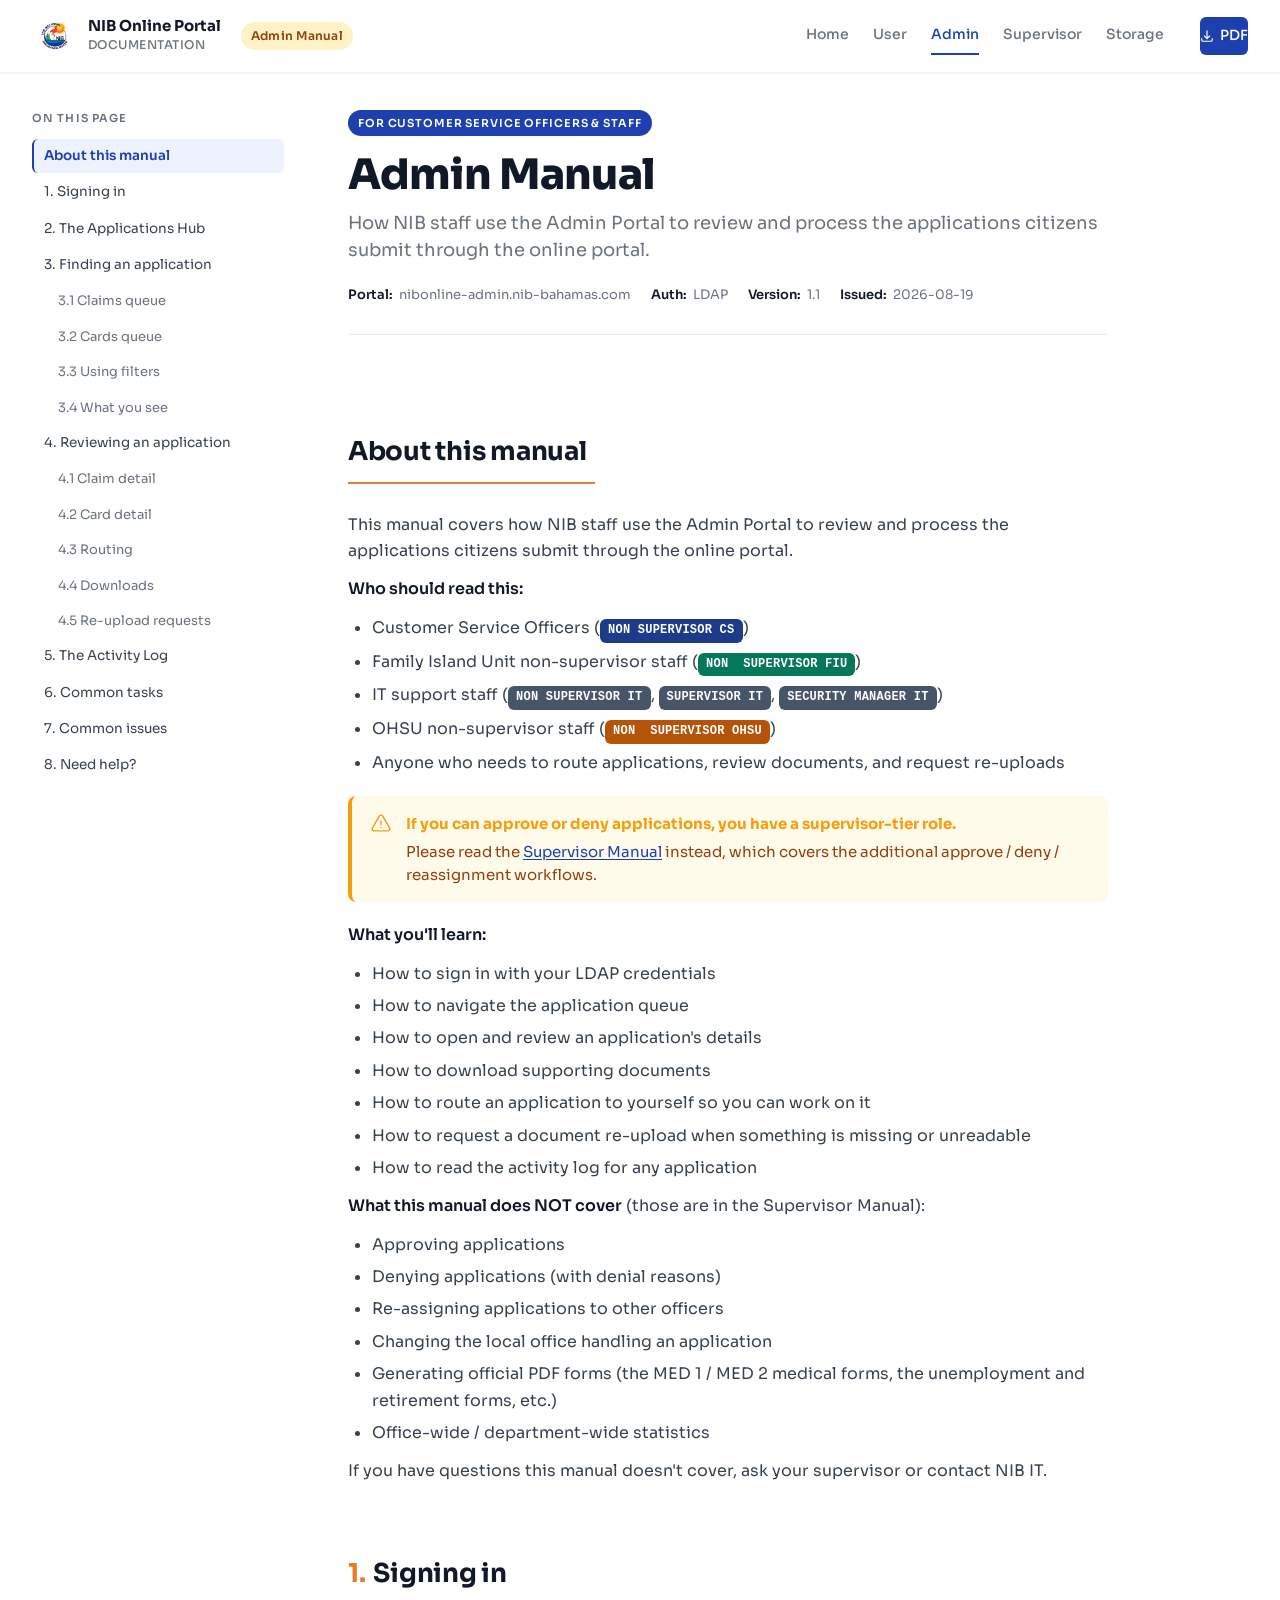
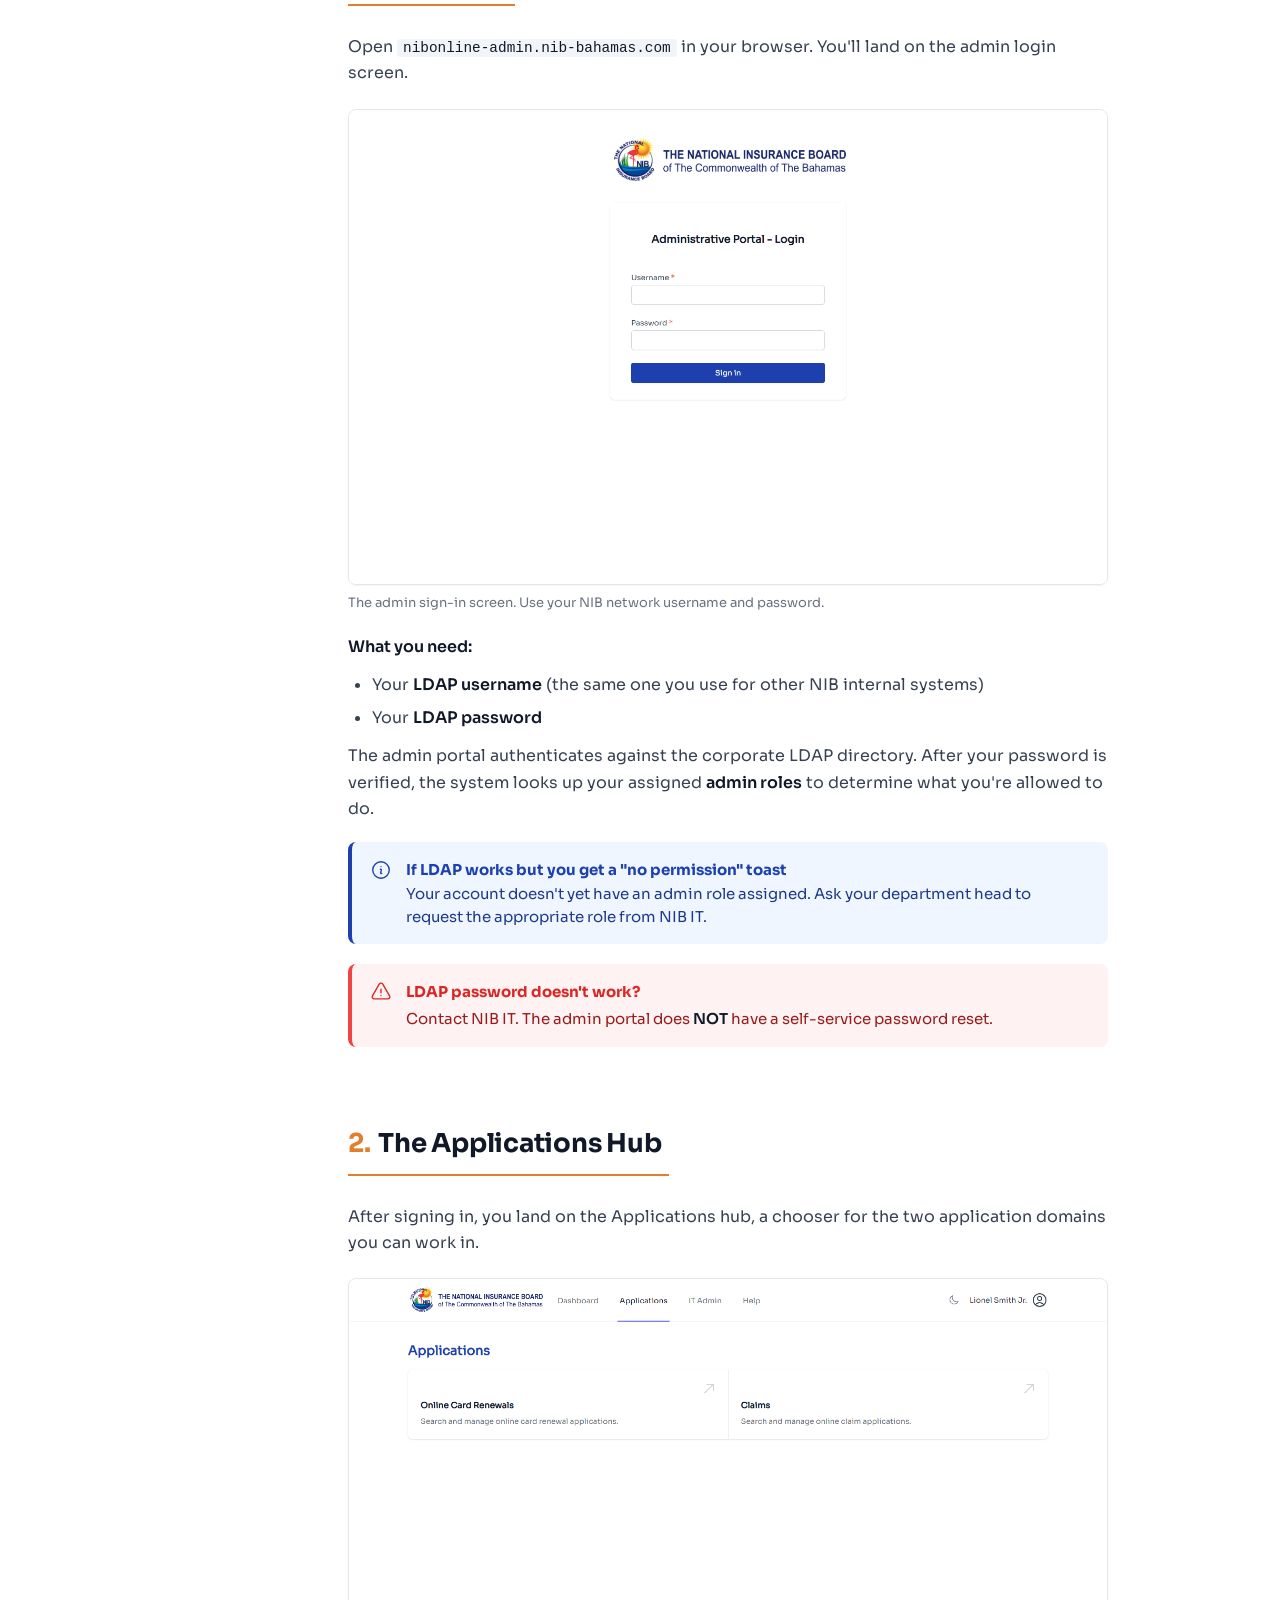
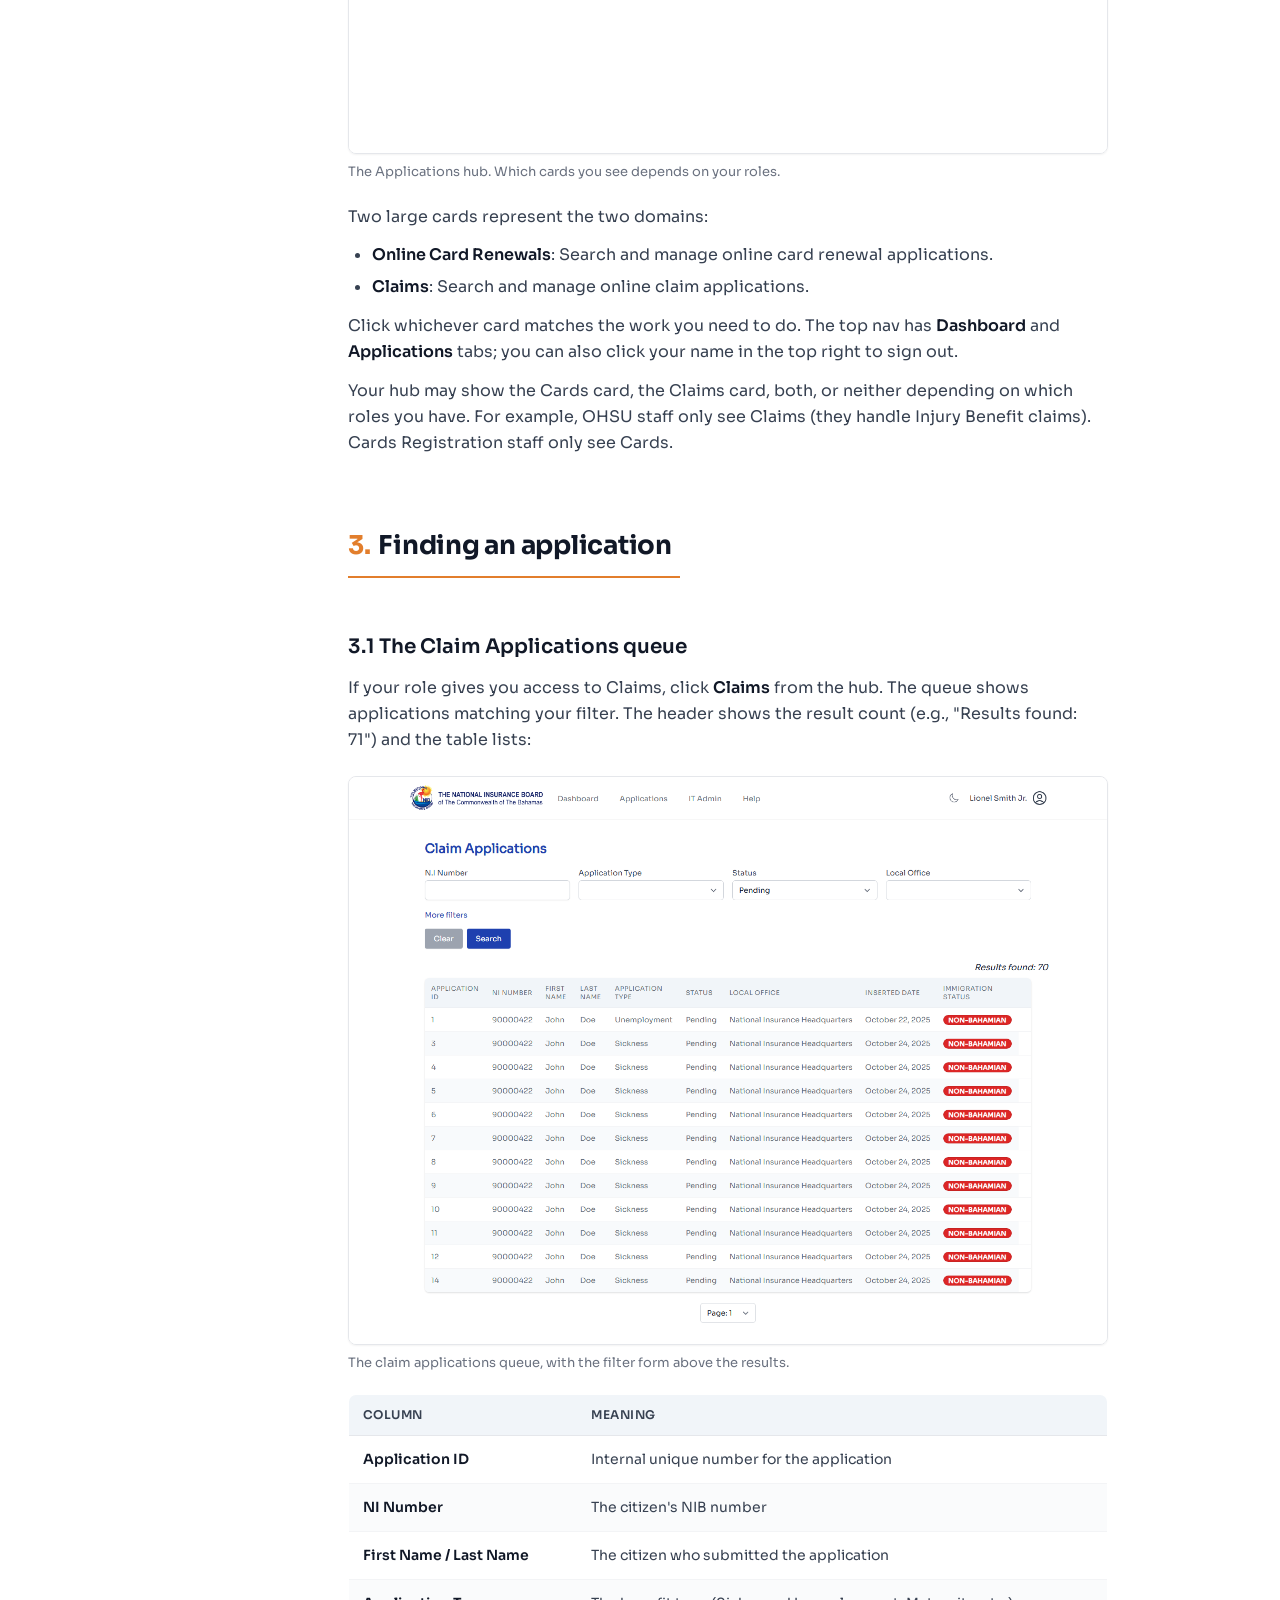
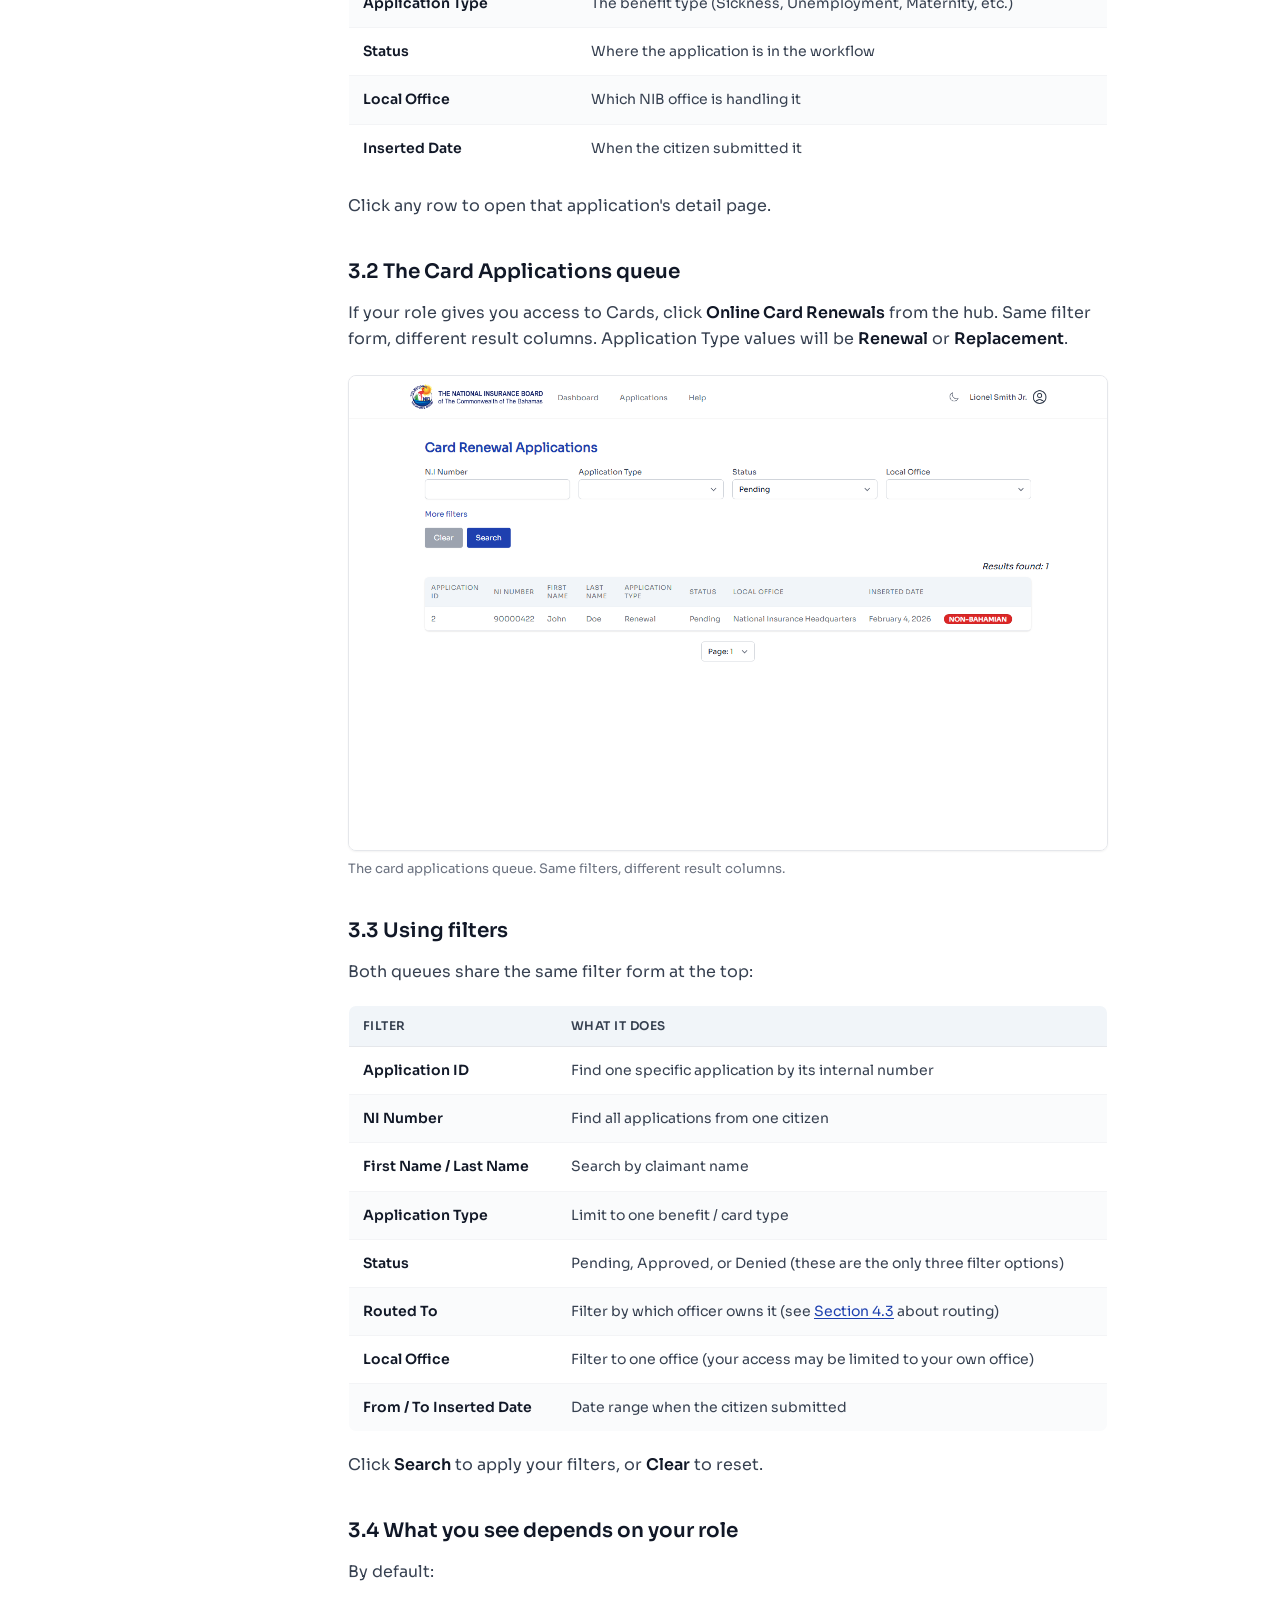
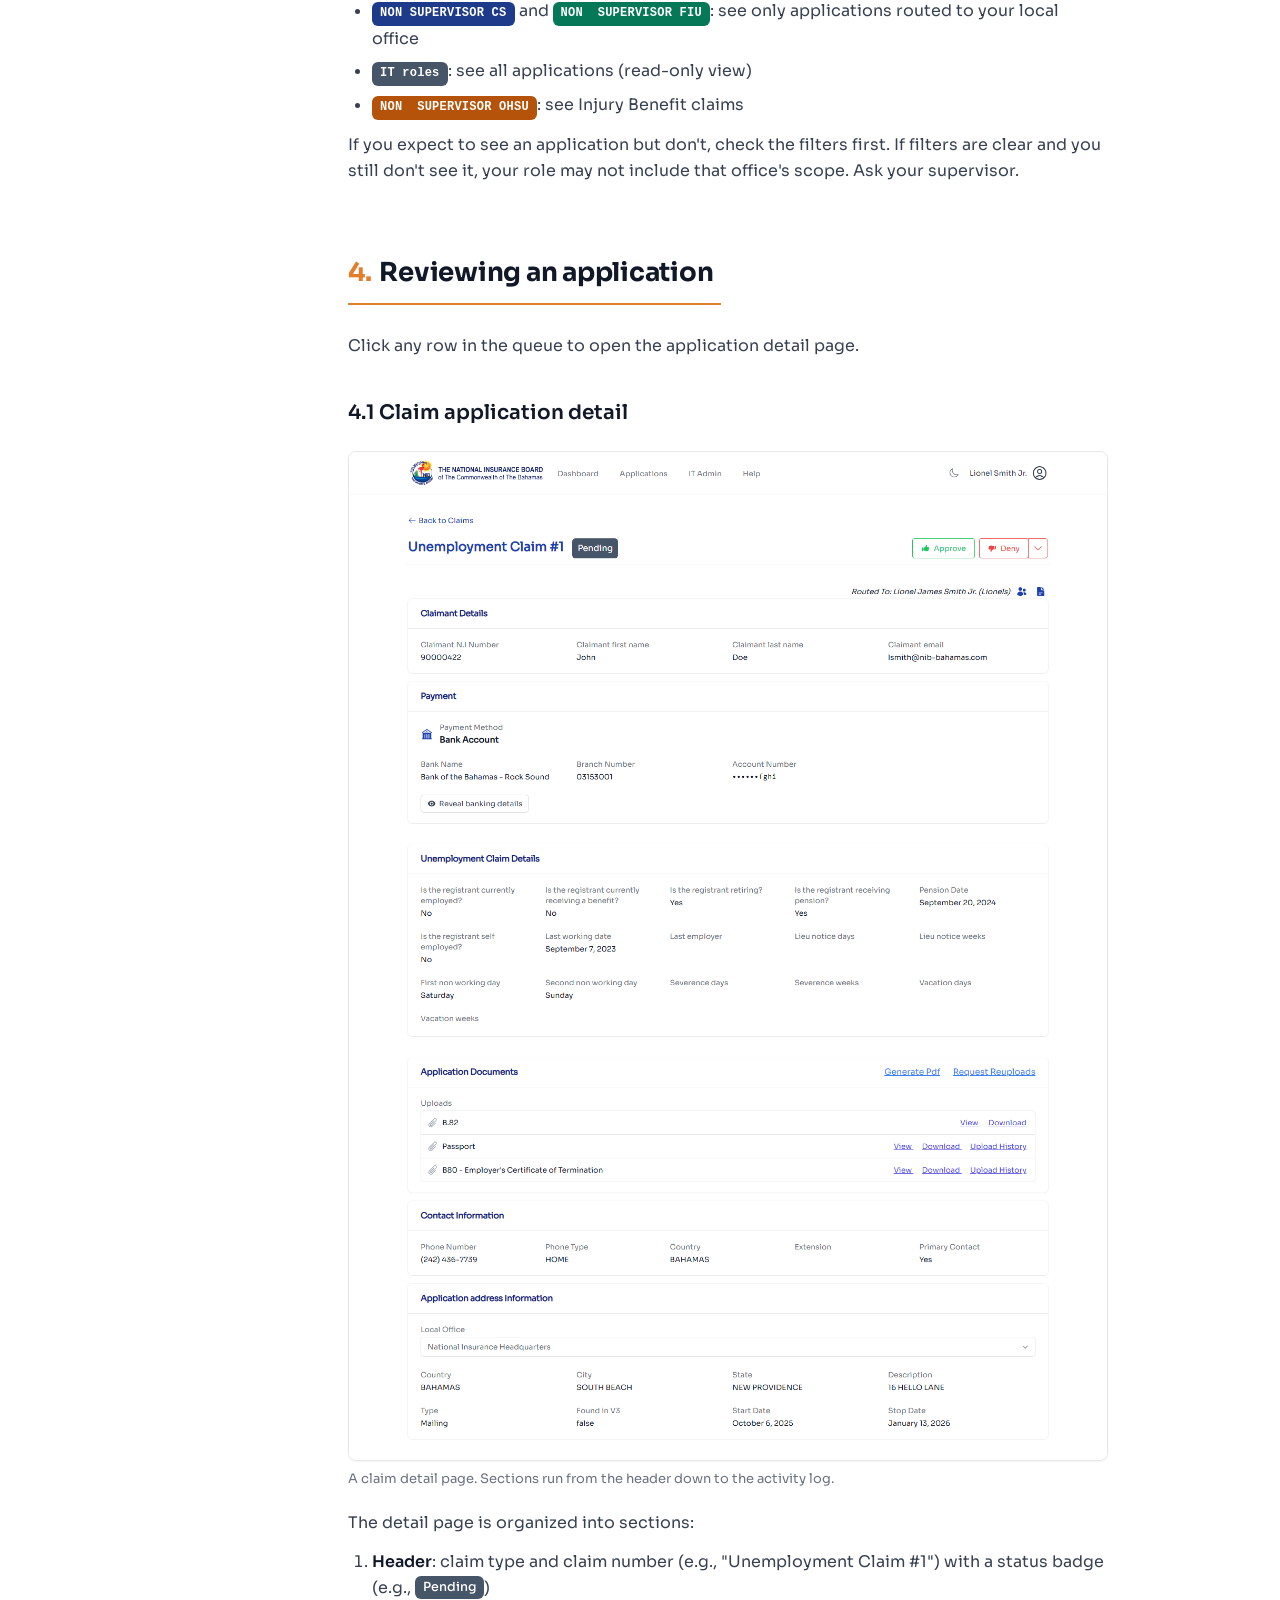
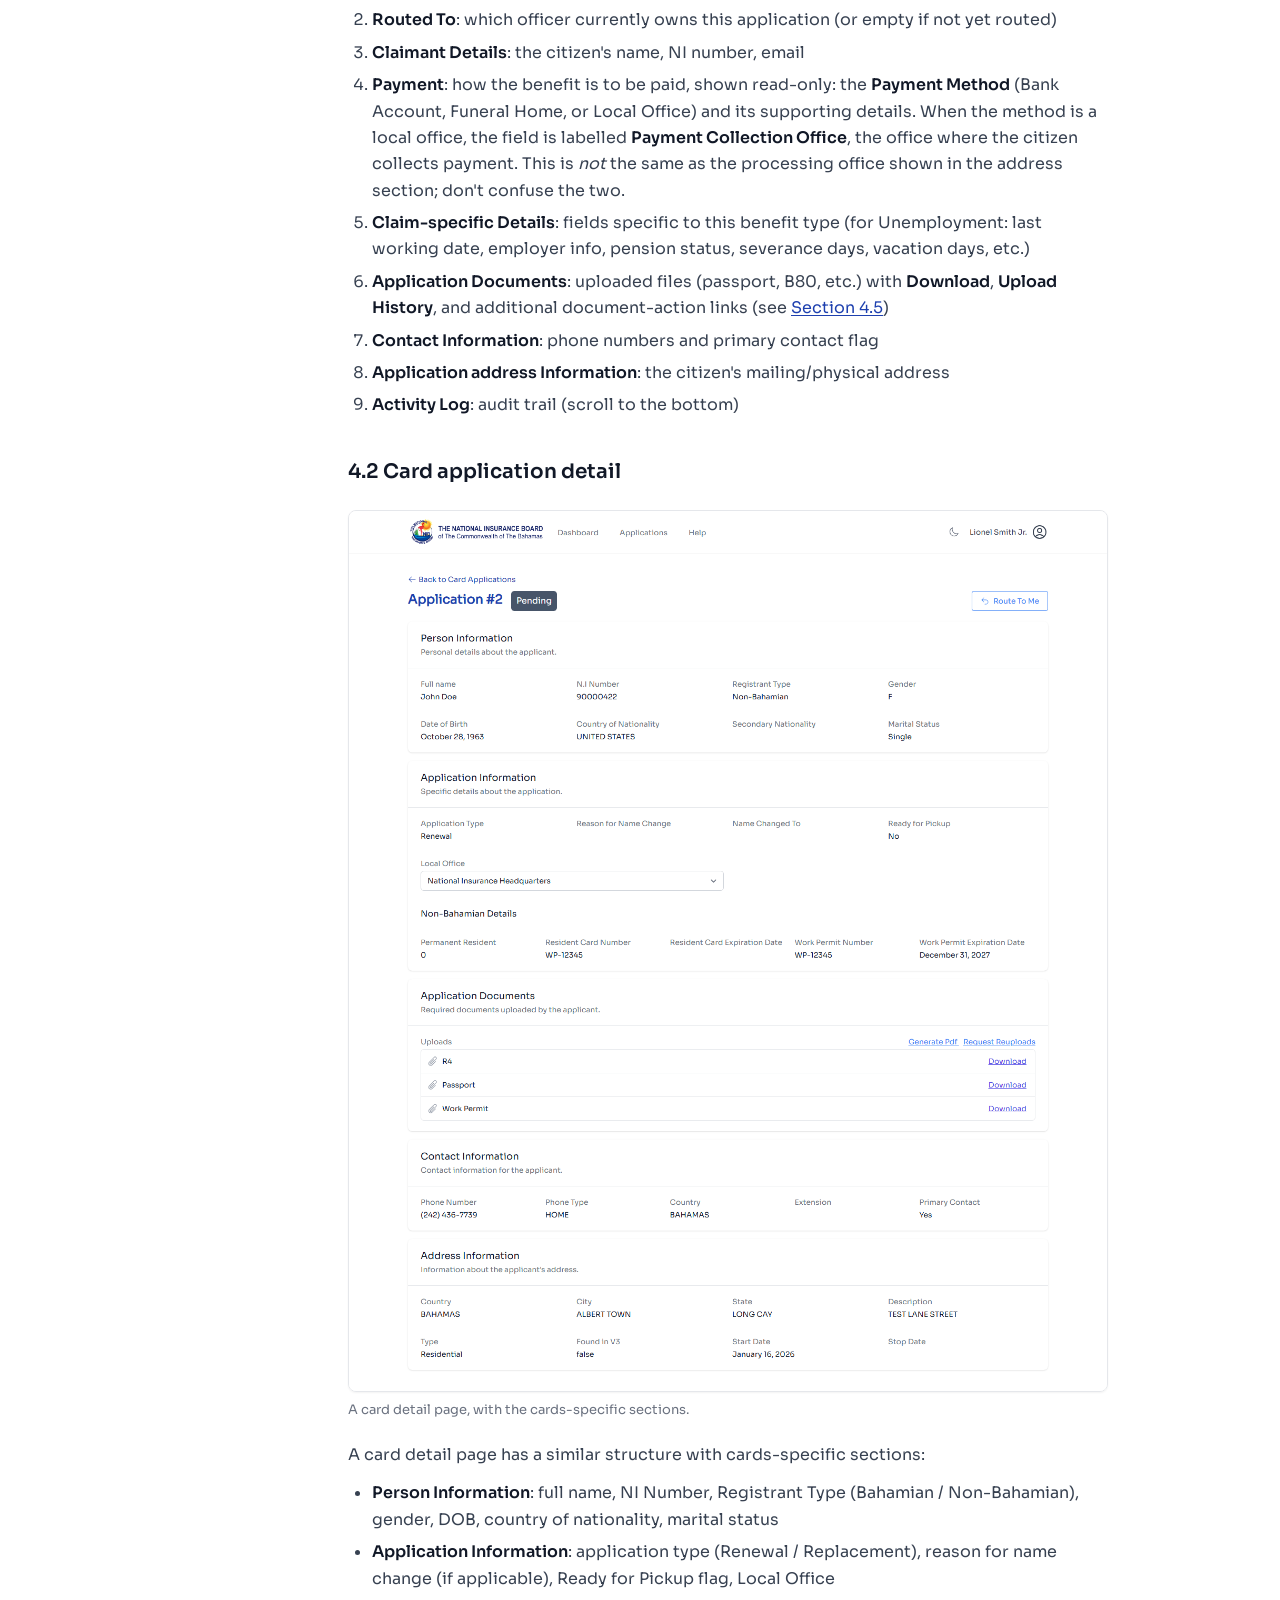
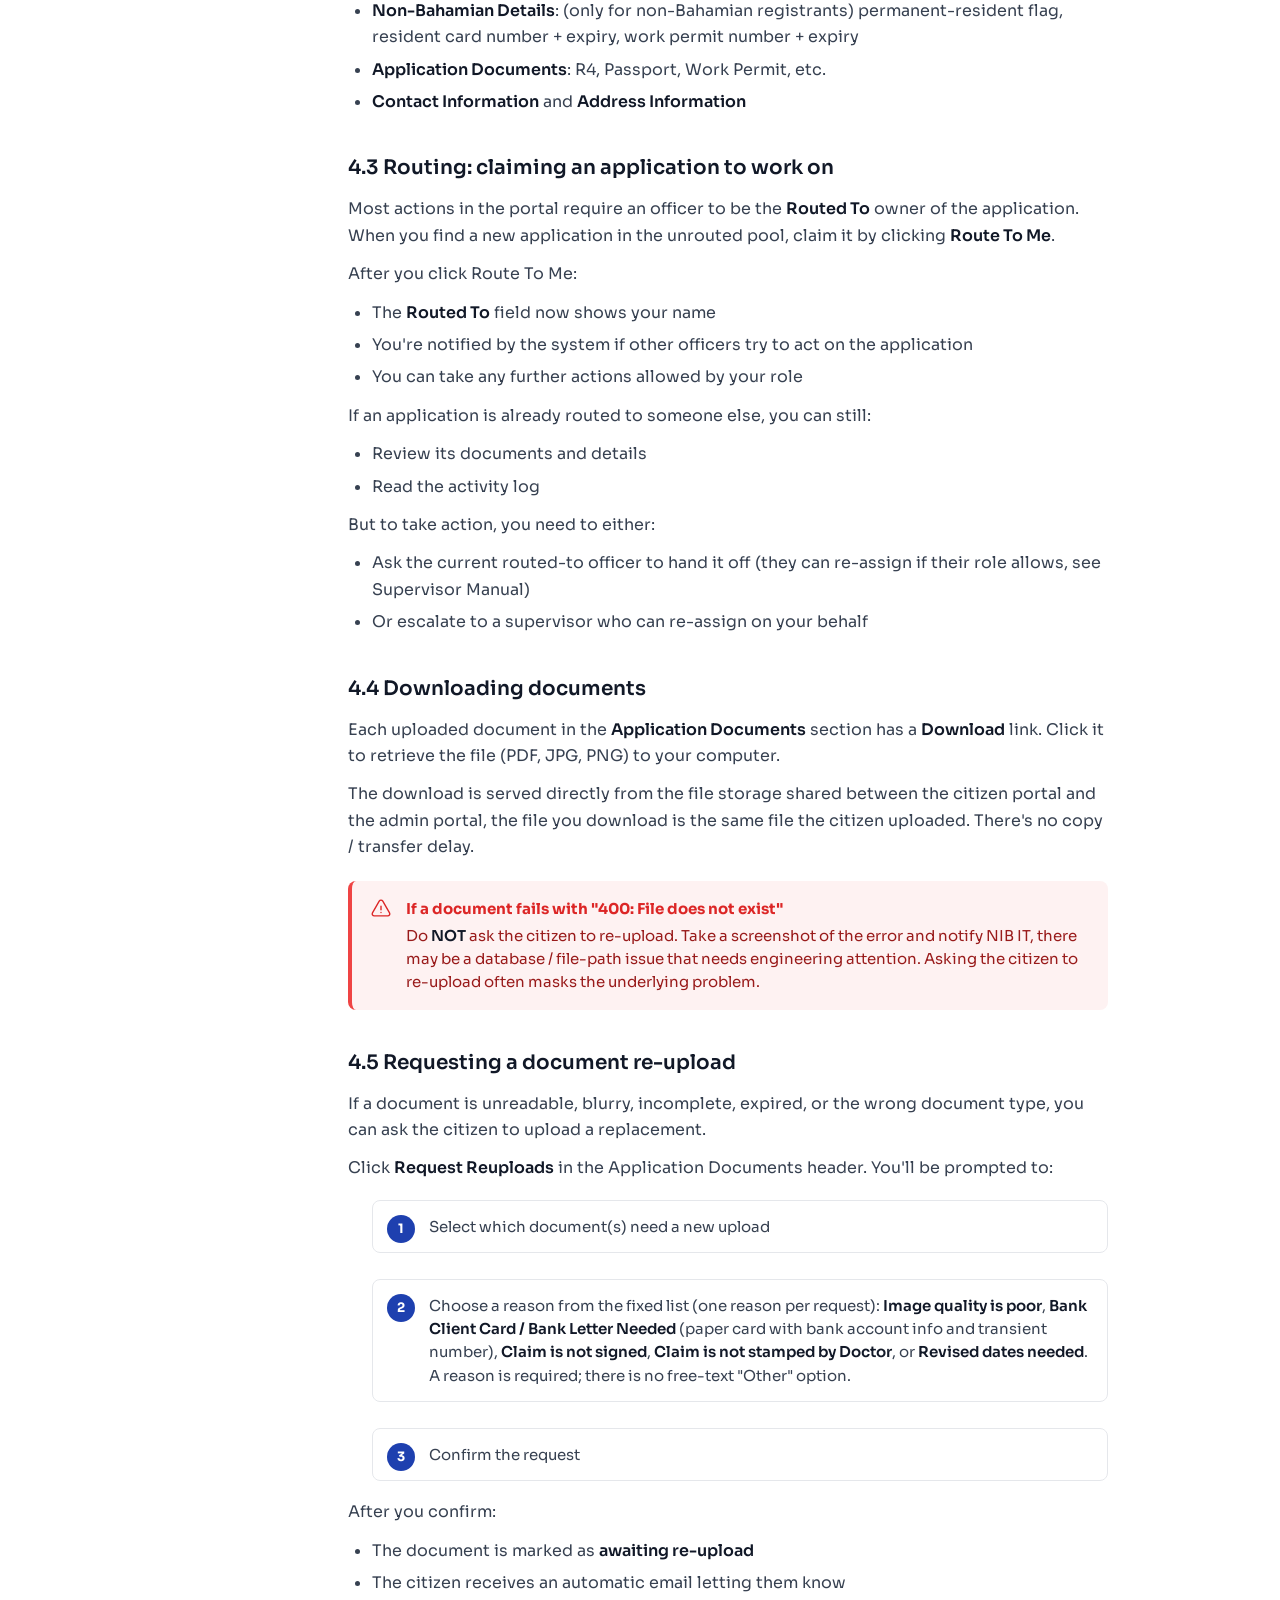
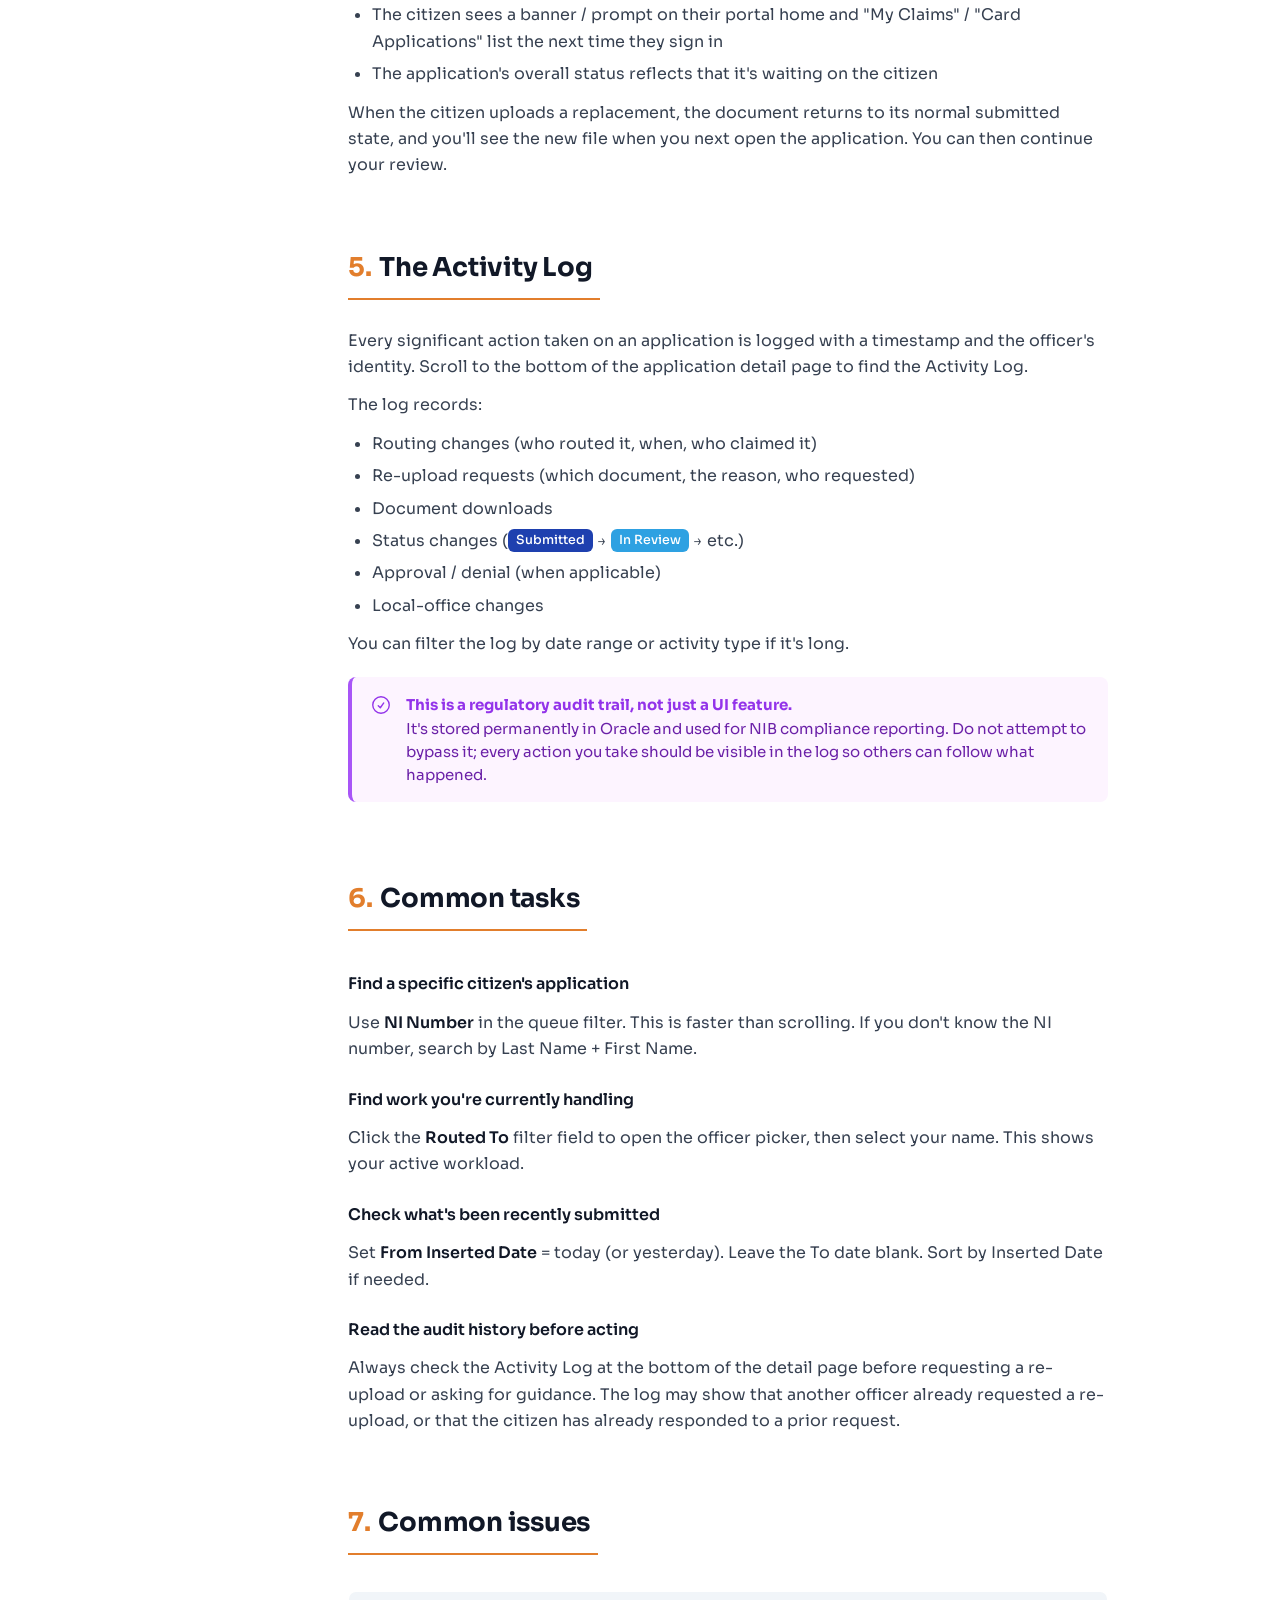
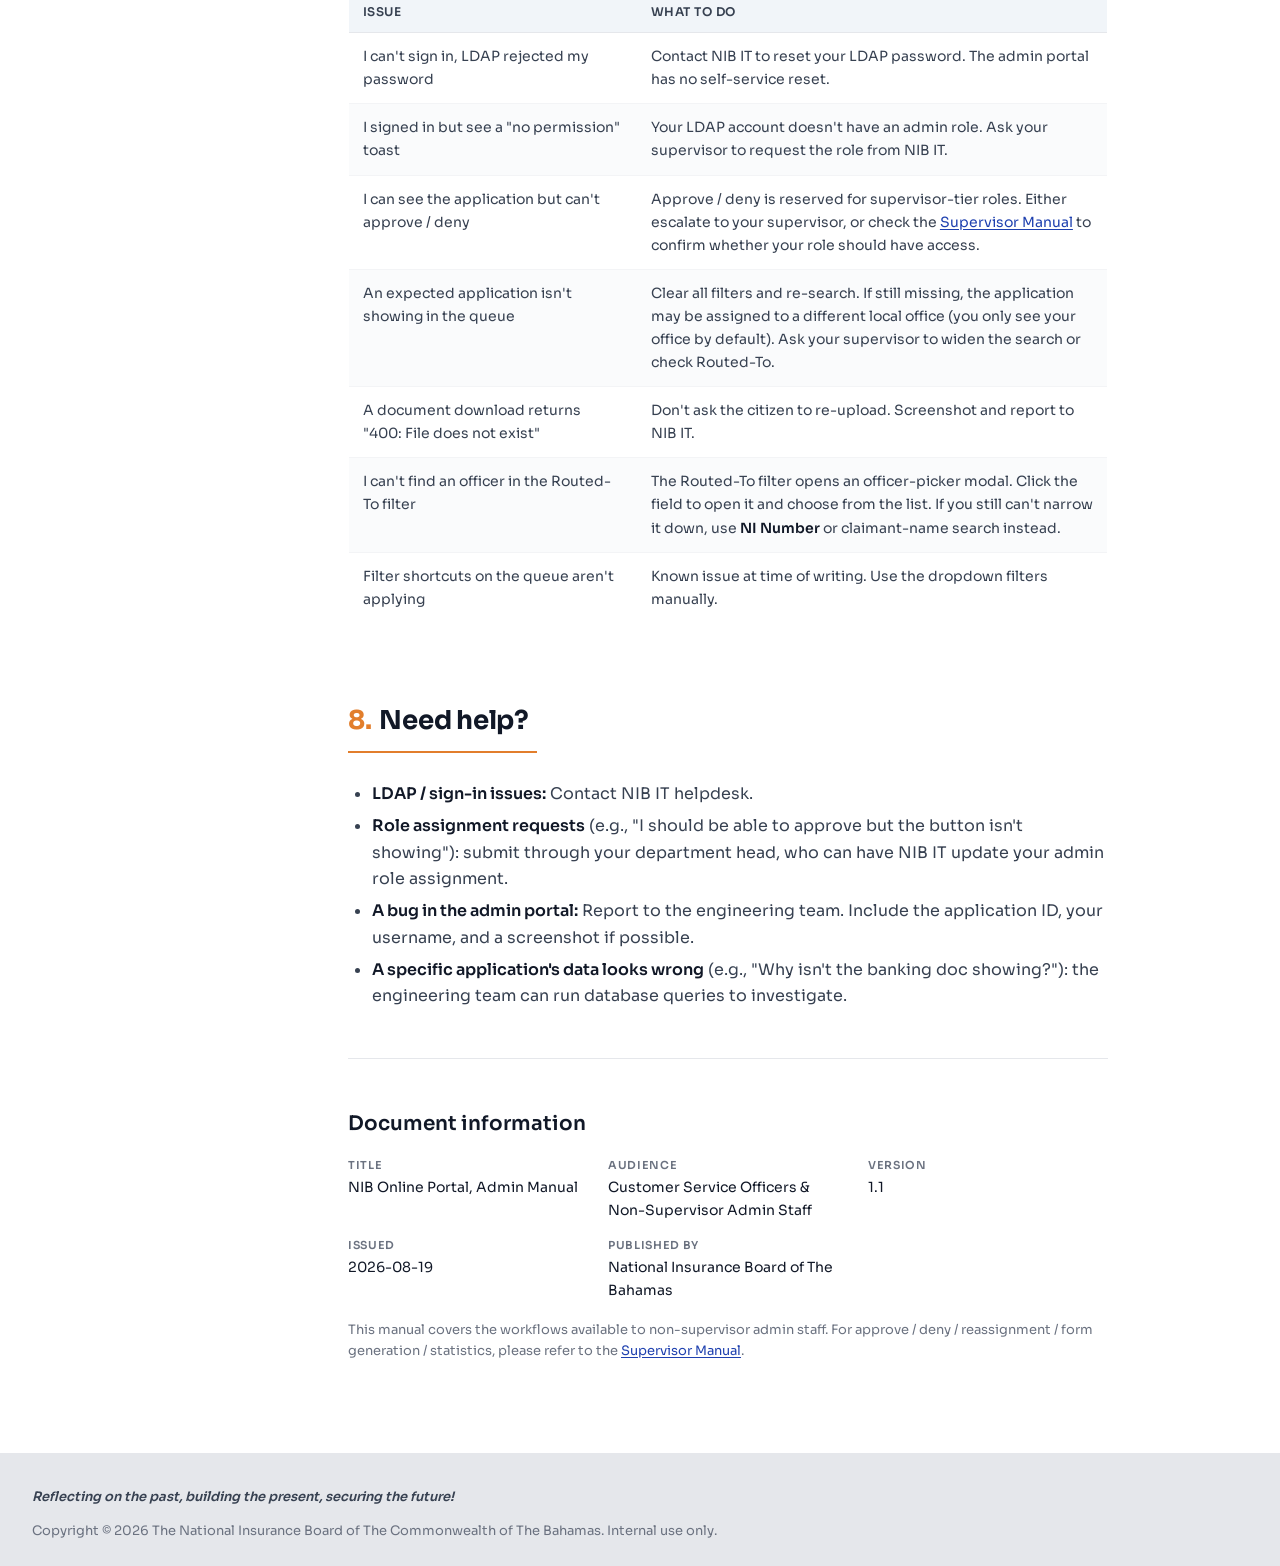
<file: onboarding/docs-site/docs/admin-manual.html>
<!DOCTYPE html>
<html lang="en">
<head>
<meta charset="UTF-8">
<meta name="viewport" content="width=device-width, initial-scale=1">
<title>Admin Manual: NIB Online Portal</title>
<link rel="icon" type="image/png" href="../assets/favicon-32x32.png">
<link rel="stylesheet" href="../colors_and_type.css">
<link rel="stylesheet" href="docs.css">
</head>
<body>

<header class="doc-topbar">
  <div class="doc-topbar__inner">
    <a class="doc-topbar__logo" href="index.html">
      <img src="../assets/nib-logo-no-text.png" alt="NIB">
      <div>
        <div class="doc-topbar__title">NIB Online Portal</div>
        <div class="doc-topbar__sub">Documentation</div>
      </div>
    </a>
    <span class="doc-topbar__audience doc-topbar__audience--admin">Admin Manual</span>
    <div class="doc-topbar__spacer"></div>
    <nav class="doc-topbar__nav">
      <a href="index.html">Home</a>
      <a href="user-manual.html">User</a>
      <a href="admin-manual.html" class="is-current">Admin</a>
      <a href="supervisor-manual.html">Supervisor</a>
      <a href="storage-brief.html">Storage</a>
    <a class="doc-topbar__pdf" href="../pdf/NIB-Admin-Manual-v1.1.pdf" download title="Download Admin Manual as PDF (text-searchable)"><svg viewBox="0 0 24 24" fill="none" stroke="currentColor" stroke-width="2"><path stroke-linecap="round" stroke-linejoin="round" d="M3 16.5v2.25A2.25 2.25 0 0 0 5.25 21h13.5A2.25 2.25 0 0 0 21 18.75V16.5M16.5 12 12 16.5m0 0L7.5 12m4.5 4.5V3"/></svg>PDF</a>
    </nav>
  </div>
</header>

<div class="doc-layout">

  <aside class="doc-sidebar">
    <p class="doc-sidebar__title">On this page</p>
    <ul class="doc-sidebar__list">
      <li><a href="#about">About this manual</a></li>
      <li><a href="#signin">1. Signing in</a></li>
      <li><a href="#hub">2. The Applications Hub</a></li>
      <li><a href="#finding">3. Finding an application</a></li>
      <li><a href="#queue-claims" class="lvl-2">3.1 Claims queue</a></li>
      <li><a href="#queue-cards"  class="lvl-2">3.2 Cards queue</a></li>
      <li><a href="#filters"      class="lvl-2">3.3 Using filters</a></li>
      <li><a href="#role-view"    class="lvl-2">3.4 What you see</a></li>
      <li><a href="#reviewing">4. Reviewing an application</a></li>
      <li><a href="#claim-detail" class="lvl-2">4.1 Claim detail</a></li>
      <li><a href="#card-detail"  class="lvl-2">4.2 Card detail</a></li>
      <li><a href="#routing"      class="lvl-2">4.3 Routing</a></li>
      <li><a href="#downloads"    class="lvl-2">4.4 Downloads</a></li>
      <li><a href="#reupload-req" class="lvl-2">4.5 Re-upload requests</a></li>
      <li><a href="#audit">5. The Activity Log</a></li>
      <li><a href="#tasks">6. Common tasks</a></li>
      <li><a href="#issues">7. Common issues</a></li>
      <li><a href="#help">8. Need help?</a></li>
    </ul>
  </aside>

  <main class="doc-main">

    <div class="doc-hero">
      <div class="doc-hero__eyebrow">For Customer Service Officers &amp; Staff</div>
      <h1 class="doc-hero__title">Admin Manual</h1>
      <p class="doc-hero__sub">How NIB staff use the Admin Portal to review and process the applications citizens submit through the online portal.</p>
      <div class="doc-hero__meta">
        <span><strong>Portal:</strong> nibonline-admin.nib-bahamas.com</span>
        <span><strong>Auth:</strong> LDAP</span>
        <span><strong>Version:</strong> 1.1</span>
        <span><strong>Issued:</strong> 2026-08-19</span>
      </div>
    </div>

    <h2 id="about">About this manual</h2>
    <p>This manual covers how NIB staff use the Admin Portal to review and process the applications citizens submit through the online portal.</p>

    <p><strong>Who should read this:</strong></p>
    <ul>
      <li>Customer Service Officers (<span class="role role--cs">NON SUPERVISOR CS</span>)</li>
      <li>Family Island Unit non-supervisor staff (<span class="role role--fiu">NON&nbsp; SUPERVISOR FIU</span>)</li>
      <li>IT support staff (<span class="role role--it">NON SUPERVISOR IT</span>, <span class="role role--it">SUPERVISOR IT</span>, <span class="role role--it">SECURITY MANAGER IT</span>)</li>
      <li>OHSU non-supervisor staff (<span class="role role--ohsu">NON&nbsp; SUPERVISOR OHSU</span>)</li>
      <li>Anyone who needs to route applications, review documents, and request re-uploads</li>
    </ul>

    <div class="callout callout--warning">
      <svg class="callout__icon" viewBox="0 0 24 24" fill="none" stroke="currentColor" stroke-width="1.5"><path stroke-linecap="round" stroke-linejoin="round" d="M12 9v3.75m-9.303 3.376c-.866 1.5.217 3.374 1.948 3.374h14.71c1.73 0 2.813-1.874 1.948-3.374L13.949 3.378c-.866-1.5-3.032-1.5-3.898 0L2.697 16.126ZM12 15.75h.007v.008H12v-.008Z"/></svg>
      <div class="callout__body">
        <span class="callout__title">If you can approve or deny applications, you have a supervisor-tier role.</span>
        Please read the <a href="supervisor-manual.html">Supervisor Manual</a> instead, which covers the additional approve / deny / reassignment workflows.
      </div>
    </div>

    <p><strong>What you'll learn:</strong></p>
    <ul>
      <li>How to sign in with your LDAP credentials</li>
      <li>How to navigate the application queue</li>
      <li>How to open and review an application's details</li>
      <li>How to download supporting documents</li>
      <li>How to route an application to yourself so you can work on it</li>
      <li>How to request a document re-upload when something is missing or unreadable</li>
      <li>How to read the activity log for any application</li>
    </ul>

    <p><strong>What this manual does NOT cover</strong> (those are in the Supervisor Manual):</p>
    <ul>
      <li>Approving applications</li>
      <li>Denying applications (with denial reasons)</li>
      <li>Re-assigning applications to other officers</li>
      <li>Changing the local office handling an application</li>
      <li>Generating official PDF forms (the MED 1 / MED 2 medical forms, the unemployment and retirement forms, etc.)</li>
      <li>Office-wide / department-wide statistics</li>
    </ul>
    <p>If you have questions this manual doesn't cover, ask your supervisor or contact NIB IT.</p>

    <h2 id="signin"><span class="doc-h-num">1.</span>Signing in</h2>
    <p>Open <code>nibonline-admin.nib-bahamas.com</code> in your browser. You'll land on the admin login screen.</p>
    <figure class="doc-shot">
      <img src="../../images/admin/01-admin-login.png" alt="The admin portal sign-in page">
      <figcaption>The admin sign-in screen. Use your NIB network username and password.</figcaption>
    </figure>
    <p><strong>What you need:</strong></p>
    <ul>
      <li>Your <strong>LDAP username</strong> (the same one you use for other NIB internal systems)</li>
      <li>Your <strong>LDAP password</strong></li>
    </ul>
    <p>The admin portal authenticates against the corporate LDAP directory. After your password is verified, the system looks up your assigned <strong>admin roles</strong> to determine what you're allowed to do.</p>

    <div class="callout callout--info">
      <svg class="callout__icon" viewBox="0 0 24 24" fill="none" stroke="currentColor" stroke-width="1.5"><path stroke-linecap="round" stroke-linejoin="round" d="M11.25 11.25l.041-.02a.75.75 0 011.063.852l-.708 2.836a.75.75 0 001.063.853l.041-.021M21 12a9 9 0 11-18 0 9 9 0 0118 0zm-9-3.75h.008v.008H12V8.25z"/></svg>
      <div class="callout__body">
        <span class="callout__title">If LDAP works but you get a "no permission" toast</span>
        Your account doesn't yet have an admin role assigned. Ask your department head to request the appropriate role from NIB IT.
      </div>
    </div>

    <div class="callout callout--danger">
      <svg class="callout__icon" viewBox="0 0 24 24" fill="none" stroke="currentColor" stroke-width="1.5"><path stroke-linecap="round" stroke-linejoin="round" d="M12 9v3.75m-9.303 3.376c-.866 1.5.217 3.374 1.948 3.374h14.71c1.73 0 2.813-1.874 1.948-3.374L13.949 3.378c-.866-1.5-3.032-1.5-3.898 0L2.697 16.126ZM12 15.75h.007v.008H12v-.008Z"/></svg>
      <div class="callout__body">
        <span class="callout__title">LDAP password doesn't work?</span>
        Contact NIB IT. The admin portal does <strong>NOT</strong> have a self-service password reset.
      </div>
    </div>

    <h2 id="hub"><span class="doc-h-num">2.</span>The Applications Hub</h2>
    <p>After signing in, you land on the Applications hub, a chooser for the two application domains you can work in.</p>
    <figure class="doc-shot">
      <img src="../../images/admin/02-applications-hub.png" alt="The Applications hub, showing the Cards and Claims chooser">
      <figcaption>The Applications hub. Which cards you see depends on your roles.</figcaption>
    </figure>
    <p>Two large cards represent the two domains:</p>
    <ul>
      <li><strong>Online Card Renewals</strong>: Search and manage online card renewal applications.</li>
      <li><strong>Claims</strong>: Search and manage online claim applications.</li>
    </ul>
    <p>Click whichever card matches the work you need to do. The top nav has <strong>Dashboard</strong> and <strong>Applications</strong> tabs; you can also click your name in the top right to sign out.</p>
    <p>Your hub may show the Cards card, the Claims card, both, or neither depending on which roles you have. For example, OHSU staff only see Claims (they handle Injury Benefit claims). Cards Registration staff only see Cards.</p>

    <h2 id="finding"><span class="doc-h-num">3.</span>Finding an application</h2>

    <h3 id="queue-claims">3.1 The Claim Applications queue</h3>
    <p>If your role gives you access to Claims, click <strong>Claims</strong> from the hub. The queue shows applications matching your filter. The header shows the result count (e.g., "Results found: 71") and the table lists:</p>
    <figure class="doc-shot">
      <img src="../../images/admin/04-claims-queue.png" alt="The claim applications queue with its filter form">
      <figcaption>The claim applications queue, with the filter form above the results.</figcaption>
    </figure>
    <table>
      <thead><tr><th>Column</th><th>Meaning</th></tr></thead>
      <tbody>
        <tr><td><strong>Application ID</strong></td><td>Internal unique number for the application</td></tr>
        <tr><td><strong>NI Number</strong></td><td>The citizen's NIB number</td></tr>
        <tr><td><strong>First Name / Last Name</strong></td><td>The citizen who submitted the application</td></tr>
        <tr><td><strong>Application Type</strong></td><td>The benefit type (Sickness, Unemployment, Maternity, etc.)</td></tr>
        <tr><td><strong>Status</strong></td><td>Where the application is in the workflow</td></tr>
        <tr><td><strong>Local Office</strong></td><td>Which NIB office is handling it</td></tr>
        <tr><td><strong>Inserted Date</strong></td><td>When the citizen submitted it</td></tr>
      </tbody>
    </table>
    <p>Click any row to open that application's detail page.</p>

    <h3 id="queue-cards">3.2 The Card Applications queue</h3>
    <p>If your role gives you access to Cards, click <strong>Online Card Renewals</strong> from the hub. Same filter form, different result columns. Application Type values will be <strong>Renewal</strong> or <strong>Replacement</strong>.</p>
    <figure class="doc-shot">
      <img src="../../images/admin/05-cards-queue.png" alt="The card applications queue">
      <figcaption>The card applications queue. Same filters, different result columns.</figcaption>
    </figure>

    <h3 id="filters">3.3 Using filters</h3>
    <p>Both queues share the same filter form at the top:</p>
    <table>
      <thead><tr><th>Filter</th><th>What it does</th></tr></thead>
      <tbody>
        <tr><td><strong>Application ID</strong></td><td>Find one specific application by its internal number</td></tr>
        <tr><td><strong>NI Number</strong></td><td>Find all applications from one citizen</td></tr>
        <tr><td><strong>First Name / Last Name</strong></td><td>Search by claimant name</td></tr>
        <tr><td><strong>Application Type</strong></td><td>Limit to one benefit / card type</td></tr>
        <tr><td><strong>Status</strong></td><td>Pending, Approved, or Denied (these are the only three filter options)</td></tr>
        <tr><td><strong>Routed To</strong></td><td>Filter by which officer owns it (see <a href="#routing">Section 4.3</a> about routing)</td></tr>
        <tr><td><strong>Local Office</strong></td><td>Filter to one office (your access may be limited to your own office)</td></tr>
        <tr><td><strong>From / To Inserted Date</strong></td><td>Date range when the citizen submitted</td></tr>
      </tbody>
    </table>
    <p>Click <strong>Search</strong> to apply your filters, or <strong>Clear</strong> to reset.</p>

    <h3 id="role-view">3.4 What you see depends on your role</h3>
    <p>By default:</p>
    <ul>
      <li><span class="role role--cs">NON SUPERVISOR CS</span> and <span class="role role--fiu">NON&nbsp; SUPERVISOR FIU</span>: see only applications routed to your local office</li>
      <li><span class="role role--it">IT roles</span>: see all applications (read-only view)</li>
      <li><span class="role role--ohsu">NON&nbsp; SUPERVISOR OHSU</span>: see Injury Benefit claims</li>
    </ul>
    <p>If you expect to see an application but don't, check the filters first. If filters are clear and you still don't see it, your role may not include that office's scope. Ask your supervisor.</p>

    <h2 id="reviewing"><span class="doc-h-num">4.</span>Reviewing an application</h2>
    <p>Click any row in the queue to open the application detail page.</p>

    <h3 id="claim-detail">4.1 Claim application detail</h3>
    <figure class="doc-shot">
      <img src="../../images/admin/06-claims-application-detail.png" alt="A claim application detail page">
      <figcaption>A claim detail page. Sections run from the header down to the activity log.</figcaption>
    </figure>
    <p>The detail page is organized into sections:</p>
    <ol>
      <li><strong>Header</strong>: claim type and claim number (e.g., "Unemployment Claim #1") with a status badge (e.g., <span class="chip-inline chip-inline--pending">Pending</span>)</li>
      <li><strong>Routed To</strong>: which officer currently owns this application (or empty if not yet routed)</li>
      <li><strong>Claimant Details</strong>: the citizen's name, NI number, email</li>
      <li><strong>Payment</strong>: how the benefit is to be paid, shown read-only: the <strong>Payment Method</strong> (Bank Account, Funeral Home, or Local Office) and its supporting details. When the method is a local office, the field is labelled <strong>Payment Collection Office</strong>, the office where the citizen collects payment. This is <em>not</em> the same as the processing office shown in the address section; don't confuse the two.</li>
      <li><strong>Claim-specific Details</strong>: fields specific to this benefit type (for Unemployment: last working date, employer info, pension status, severance days, vacation days, etc.)</li>
      <li><strong>Application Documents</strong>: uploaded files (passport, B80, etc.) with <strong>Download</strong>, <strong>Upload History</strong>, and additional document-action links (see <a href="#reupload-req">Section 4.5</a>)</li>
      <li><strong>Contact Information</strong>: phone numbers and primary contact flag</li>
      <li><strong>Application address Information</strong>: the citizen's mailing/physical address</li>
      <li><strong>Activity Log</strong>: audit trail (scroll to the bottom)</li>
    </ol>

    <h3 id="card-detail">4.2 Card application detail</h3>
    <figure class="doc-shot">
      <img src="../../images/admin/07-cards-application-detail.png" alt="A card application detail page">
      <figcaption>A card detail page, with the cards-specific sections.</figcaption>
    </figure>
    <p>A card detail page has a similar structure with cards-specific sections:</p>
    <ul>
      <li><strong>Person Information</strong>: full name, NI Number, Registrant Type (Bahamian / Non-Bahamian), gender, DOB, country of nationality, marital status</li>
      <li><strong>Application Information</strong>: application type (Renewal / Replacement), reason for name change (if applicable), Ready for Pickup flag, Local Office</li>
      <li><strong>Non-Bahamian Details</strong>: (only for non-Bahamian registrants) permanent-resident flag, resident card number + expiry, work permit number + expiry</li>
      <li><strong>Application Documents</strong>: R4, Passport, Work Permit, etc.</li>
      <li><strong>Contact Information</strong> and <strong>Address Information</strong></li>
    </ul>

    <h3 id="routing">4.3 Routing: claiming an application to work on</h3>
    <p>Most actions in the portal require an officer to be the <strong>Routed To</strong> owner of the application. When you find a new application in the unrouted pool, claim it by clicking <strong>Route To Me</strong>.</p>
    <p>After you click Route To Me:</p>
    <ul>
      <li>The <strong>Routed To</strong> field now shows your name</li>
      <li>You're notified by the system if other officers try to act on the application</li>
      <li>You can take any further actions allowed by your role</li>
    </ul>
    <p>If an application is already routed to someone else, you can still:</p>
    <ul>
      <li>Review its documents and details</li>
      <li>Read the activity log</li>
    </ul>
    <p>But to take action, you need to either:</p>
    <ul>
      <li>Ask the current routed-to officer to hand it off (they can re-assign if their role allows, see Supervisor Manual)</li>
      <li>Or escalate to a supervisor who can re-assign on your behalf</li>
    </ul>

    <h3 id="downloads">4.4 Downloading documents</h3>
    <p>Each uploaded document in the <strong>Application Documents</strong> section has a <strong>Download</strong> link. Click it to retrieve the file (PDF, JPG, PNG) to your computer.</p>
    <p>The download is served directly from the file storage shared between the citizen portal and the admin portal, the file you download is the same file the citizen uploaded. There's no copy / transfer delay.</p>
    <div class="callout callout--danger">
      <svg class="callout__icon" viewBox="0 0 24 24" fill="none" stroke="currentColor" stroke-width="1.5"><path stroke-linecap="round" stroke-linejoin="round" d="M12 9v3.75m-9.303 3.376c-.866 1.5.217 3.374 1.948 3.374h14.71c1.73 0 2.813-1.874 1.948-3.374L13.949 3.378c-.866-1.5-3.032-1.5-3.898 0L2.697 16.126ZM12 15.75h.007v.008H12v-.008Z"/></svg>
      <div class="callout__body">
        <span class="callout__title">If a document fails with "400: File does not exist"</span>
        Do <strong>NOT</strong> ask the citizen to re-upload. Take a screenshot of the error and notify NIB IT, there may be a database / file-path issue that needs engineering attention. Asking the citizen to re-upload often masks the underlying problem.
      </div>
    </div>

    <h3 id="reupload-req">4.5 Requesting a document re-upload</h3>
    <p>If a document is unreadable, blurry, incomplete, expired, or the wrong document type, you can ask the citizen to upload a replacement.</p>
    <p>Click <strong>Request Reuploads</strong> in the Application Documents header. You'll be prompted to:</p>
    <ol class="steps">
      <li>Select which document(s) need a new upload</li>
      <li>Choose a reason from the fixed list (one reason per request): <strong>Image quality is poor</strong>, <strong>Bank Client Card / Bank Letter Needed</strong> (paper card with bank account info and transient number), <strong>Claim is not signed</strong>, <strong>Claim is not stamped by Doctor</strong>, or <strong>Revised dates needed</strong>. A reason is required; there is no free-text "Other" option.</li>
      <li>Confirm the request</li>
    </ol>
    <p>After you confirm:</p>
    <ul>
      <li>The document is marked as <strong>awaiting re-upload</strong></li>
      <li>The citizen receives an automatic email letting them know</li>
      <li>The citizen sees a banner / prompt on their portal home and "My Claims" / "Card Applications" list the next time they sign in</li>
      <li>The application's overall status reflects that it's waiting on the citizen</li>
    </ul>
    <p>When the citizen uploads a replacement, the document returns to its normal submitted state, and you'll see the new file when you next open the application. You can then continue your review.</p>

    <h2 id="audit"><span class="doc-h-num">5.</span>The Activity Log</h2>
    <p>Every significant action taken on an application is logged with a timestamp and the officer's identity. Scroll to the bottom of the application detail page to find the Activity Log.</p>
    <p>The log records:</p>
    <ul>
      <li>Routing changes (who routed it, when, who claimed it)</li>
      <li>Re-upload requests (which document, the reason, who requested)</li>
      <li>Document downloads</li>
      <li>Status changes (<span class="chip-inline chip-inline--info">Submitted</span> → <span class="chip-inline chip-inline--review">In Review</span> → etc.)</li>
      <li>Approval / denial (when applicable)</li>
      <li>Local-office changes</li>
    </ul>
    <p>You can filter the log by date range or activity type if it's long.</p>

    <div class="callout callout--audit">
      <svg class="callout__icon" viewBox="0 0 24 24" fill="none" stroke="currentColor" stroke-width="1.5"><path stroke-linecap="round" stroke-linejoin="round" d="M9 12.75 11.25 15 15 9.75M21 12a9 9 0 1 1-18 0 9 9 0 0 1 18 0Z"/></svg>
      <div class="callout__body">
        <span class="callout__title">This is a regulatory audit trail, not just a UI feature.</span>
        It's stored permanently in Oracle and used for NIB compliance reporting. Do not attempt to bypass it; every action you take should be visible in the log so others can follow what happened.
      </div>
    </div>

    <h2 id="tasks"><span class="doc-h-num">6.</span>Common tasks</h2>

    <h4>Find a specific citizen's application</h4>
    <p>Use <strong>NI Number</strong> in the queue filter. This is faster than scrolling. If you don't know the NI number, search by Last Name + First Name.</p>

    <h4>Find work you're currently handling</h4>
    <p>Click the <strong>Routed To</strong> filter field to open the officer picker, then select your name. This shows your active workload.</p>

    <h4>Check what's been recently submitted</h4>
    <p>Set <strong>From Inserted Date</strong> = today (or yesterday). Leave the To date blank. Sort by Inserted Date if needed.</p>

    <h4>Read the audit history before acting</h4>
    <p>Always check the Activity Log at the bottom of the detail page before requesting a re-upload or asking for guidance. The log may show that another officer already requested a re-upload, or that the citizen has already responded to a prior request.</p>

    <h2 id="issues"><span class="doc-h-num">7.</span>Common issues</h2>
    <table>
      <thead><tr><th style="width: 38%">Issue</th><th>What to do</th></tr></thead>
      <tbody>
        <tr><td>I can't sign in, LDAP rejected my password</td><td>Contact NIB IT to reset your LDAP password. The admin portal has no self-service reset.</td></tr>
        <tr><td>I signed in but see a "no permission" toast</td><td>Your LDAP account doesn't have an admin role. Ask your supervisor to request the role from NIB IT.</td></tr>
        <tr><td>I can see the application but can't approve / deny</td><td>Approve / deny is reserved for supervisor-tier roles. Either escalate to your supervisor, or check the <a href="supervisor-manual.html#matrix">Supervisor Manual</a> to confirm whether your role should have access.</td></tr>
        <tr><td>An expected application isn't showing in the queue</td><td>Clear all filters and re-search. If still missing, the application may be assigned to a different local office (you only see your office by default). Ask your supervisor to widen the search or check Routed-To.</td></tr>
        <tr><td>A document download returns "400: File does not exist"</td><td>Don't ask the citizen to re-upload. Screenshot and report to NIB IT.</td></tr>
        <tr><td>I can't find an officer in the Routed-To filter</td><td>The Routed-To filter opens an officer-picker modal. Click the field to open it and choose from the list. If you still can't narrow it down, use <strong>NI Number</strong> or claimant-name search instead.</td></tr>
        <tr><td>Filter shortcuts on the queue aren't applying</td><td>Known issue at time of writing. Use the dropdown filters manually.</td></tr>
      </tbody>
    </table>

    <h2 id="help"><span class="doc-h-num">8.</span>Need help?</h2>
    <ul>
      <li><strong>LDAP / sign-in issues:</strong> Contact NIB IT helpdesk.</li>
      <li><strong>Role assignment requests</strong> (e.g., "I should be able to approve but the button isn't showing"): submit through your department head, who can have NIB IT update your admin role assignment.</li>
      <li><strong>A bug in the admin portal:</strong> Report to the engineering team. Include the application ID, your username, and a screenshot if possible.</li>
      <li><strong>A specific application's data looks wrong</strong> (e.g., "Why isn't the banking doc showing?"): the engineering team can run database queries to investigate.</li>
    </ul>

    <hr>
    <h3 id="docinfo">Document information</h3>
    <dl class="defstrip">
      <div><dt>Title</dt><dd>NIB Online Portal, Admin Manual</dd></div>
      <div><dt>Audience</dt><dd>Customer Service Officers &amp; Non-Supervisor Admin Staff</dd></div>
      <div><dt>Version</dt><dd>1.1</dd></div>
      <div><dt>Issued</dt><dd>2026-08-19</dd></div>
      <div><dt>Published by</dt><dd>National Insurance Board of The Bahamas</dd></div>
    </dl>
    <p style="font-size: 13px; color: var(--fg-3);">This manual covers the workflows available to non-supervisor admin staff. For approve / deny / reassignment / form generation / statistics, please refer to the <a href="supervisor-manual.html">Supervisor Manual</a>.</p>

  </main>
</div>

<footer class="doc-footer">
  <div class="doc-footer__inner">
    <em>Reflecting on the past, building the present, securing the future!</em>
    <p style="margin: 12px 0 0;">Copyright © 2026 The National Insurance Board of The Commonwealth of The Bahamas. Internal use only.</p>
  </div>
</footer>

<script src="docs.js"></script>
</body>
</html>
</file>
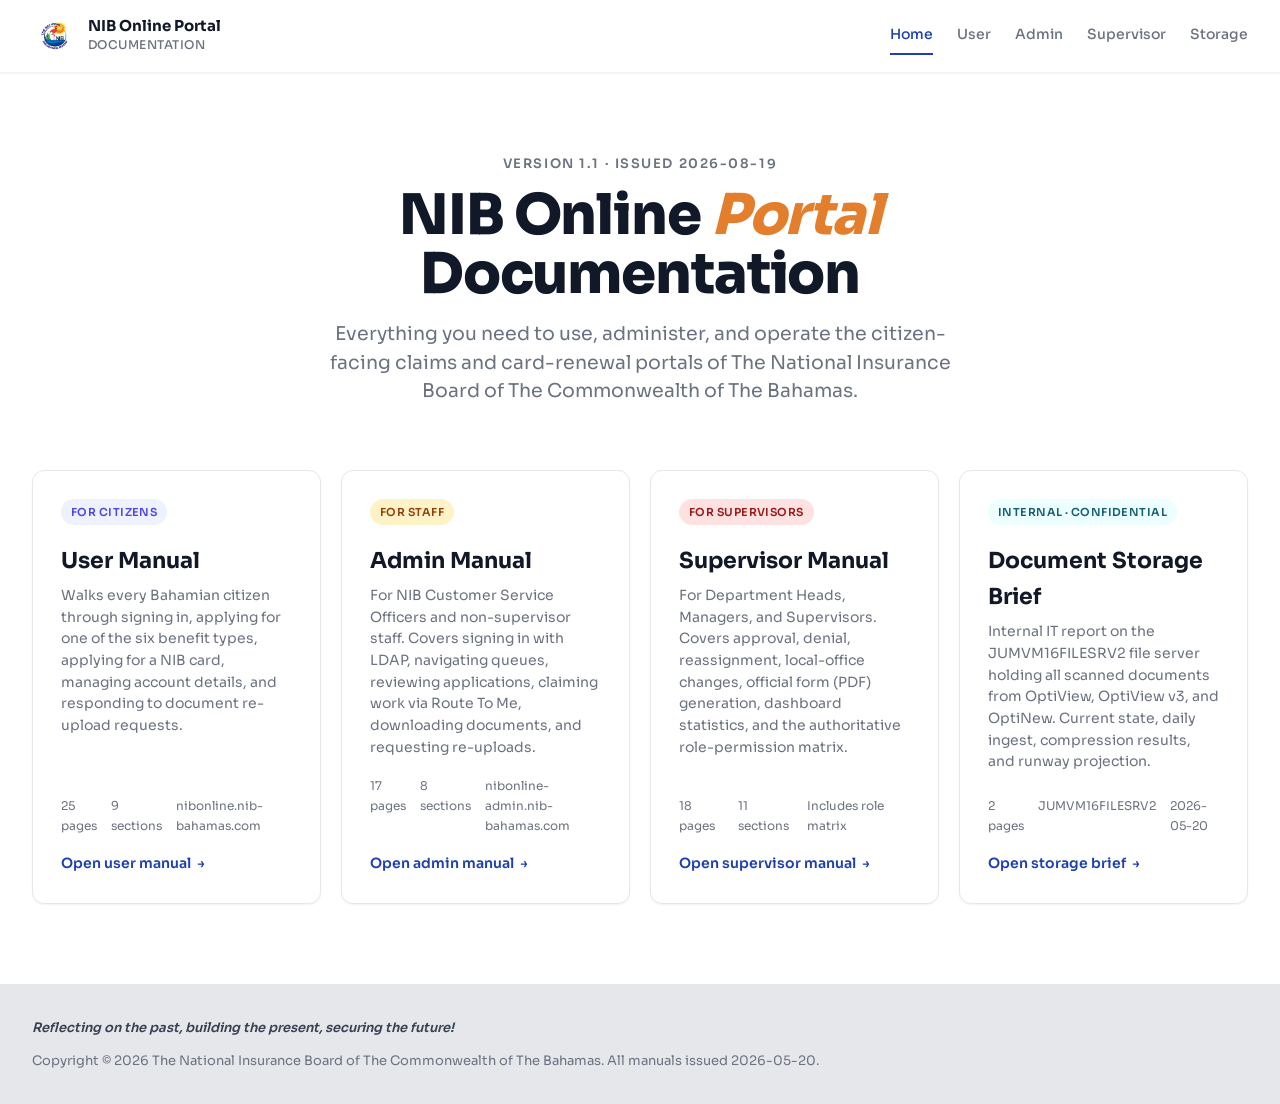
<file: onboarding/docs-site/docs/index-print.html>
<!DOCTYPE html>
<html lang="en">
<head>
<meta charset="UTF-8">
<meta name="viewport" content="width=device-width, initial-scale=1">
<title>Documentation: NIB Online Portal</title>
<link rel="icon" type="image/png" href="../assets/favicon-32x32.png">
<link rel="stylesheet" href="../colors_and_type.css">
<link rel="stylesheet" href="docs.css">
</head>
<body>

<header class="doc-topbar">
  <div class="doc-topbar__inner">
    <a class="doc-topbar__logo" href="index.html">
      <img src="../assets/nib-logo-no-text.png" alt="NIB">
      <div>
        <div class="doc-topbar__title">NIB Online Portal</div>
        <div class="doc-topbar__sub">Documentation</div>
      </div>
    </a>
    <div class="doc-topbar__spacer"></div>
    <nav class="doc-topbar__nav">
      <a href="index.html" class="is-current">Home</a>
      <a href="user-manual.html">User</a>
      <a href="admin-manual.html">Admin</a>
      <a href="supervisor-manual.html">Supervisor</a>
      <a href="storage-brief.html">Storage</a>
    </nav>
  </div>
</header>

<section class="landing-hero">
  <div class="landing-hero__eyebrow">Version 1.1 · Issued 2026-08-19</div>
  <h1 class="landing-hero__title">NIB Online <em>Portal</em><br>Documentation</h1>
  <p class="landing-hero__sub">
    Everything you need to use, administer, and operate the citizen-facing claims and card-renewal portals of The National Insurance Board of The Commonwealth of The Bahamas.
  </p>
</section>

<section class="landing-grid">

  <a class="landing-card" href="user-manual.html">
    <span class="landing-card__badge landing-card__badge--user">For Citizens</span>
    <h2 class="landing-card__title">User Manual</h2>
    <p class="landing-card__desc">
      Walks every Bahamian citizen through signing in, applying for one of the six benefit types, applying for a NIB card, managing account details, and responding to document re-upload requests.
    </p>
    <div class="landing-card__meta"><span>25 pages</span><span>9 sections</span><span>nibonline.nib-bahamas.com</span></div>
    <span class="landing-card__cta">Open user manual</span>
  </a>

  <a class="landing-card" href="admin-manual.html">
    <span class="landing-card__badge landing-card__badge--admin">For Staff</span>
    <h2 class="landing-card__title">Admin Manual</h2>
    <p class="landing-card__desc">
      For NIB Customer Service Officers and non-supervisor staff. Covers signing in with LDAP, navigating queues, reviewing applications, claiming work via Route&nbsp;To&nbsp;Me, downloading documents, and requesting re-uploads.
    </p>
    <div class="landing-card__meta"><span>17 pages</span><span>8 sections</span><span>nibonline-admin.nib-bahamas.com</span></div>
    <span class="landing-card__cta">Open admin manual</span>
  </a>

  <a class="landing-card" href="supervisor-manual.html">
    <span class="landing-card__badge landing-card__badge--super">For Supervisors</span>
    <h2 class="landing-card__title">Supervisor Manual</h2>
    <p class="landing-card__desc">
      For Department Heads, Managers, and Supervisors. Covers approval, denial, reassignment, local-office changes, official form (PDF) generation, dashboard statistics, and the authoritative role-permission matrix.
    </p>
    <div class="landing-card__meta"><span>18 pages</span><span>11 sections</span><span>Includes role matrix</span></div>
    <span class="landing-card__cta">Open supervisor manual</span>
  </a>

  <a class="landing-card" href="storage-brief.html">
    <span class="landing-card__badge landing-card__badge--storage">Internal · Confidential</span>
    <h2 class="landing-card__title">Document Storage Brief</h2>
    <p class="landing-card__desc">
      Internal IT report on the JUMVM16FILESRV2 file server holding all scanned documents from OptiView, OptiView&nbsp;v3, and OptiNew. Current state, daily ingest, compression results, and runway projection.
    </p>
    <div class="landing-card__meta"><span>2 pages</span><span>JUMVM16FILESRV2</span><span>2026-05-20</span></div>
    <span class="landing-card__cta">Open storage brief</span>
  </a>

</section>

<footer class="doc-footer">
  <div class="doc-footer__inner">
    <em>Reflecting on the past, building the present, securing the future!</em>
    <p style="margin: 12px 0 0;">Copyright © 2026 The National Insurance Board of The Commonwealth of The Bahamas. All manuals issued 2026-05-20.</p>
  </div>
</footer>


<script>
  (async function () {
    // Wait for fonts (Sora from Google) + a beat
    if (document.fonts && document.fonts.ready) {
      try { await document.fonts.ready; } catch (e) {}
    }
    await new Promise(r => setTimeout(r, 500));
    window.print();
  })();
</script>
</body>
</html>
</file>
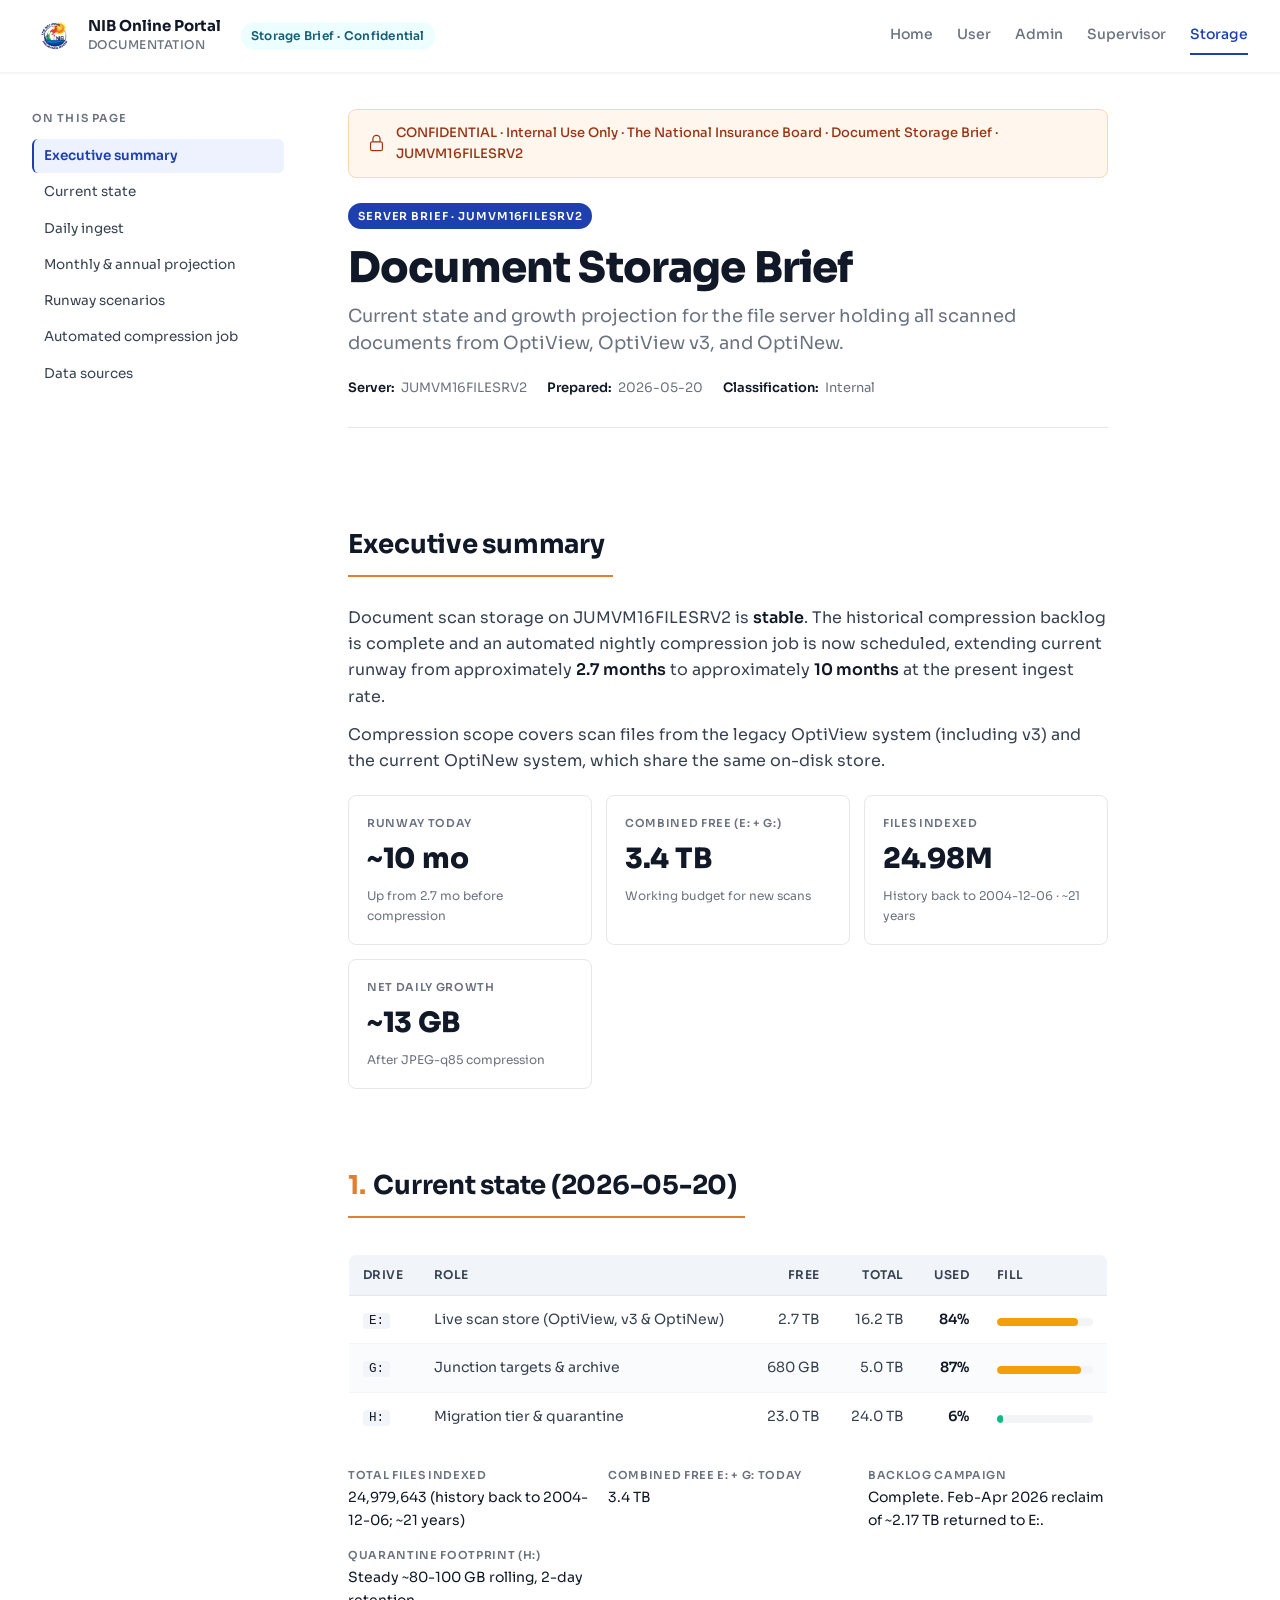
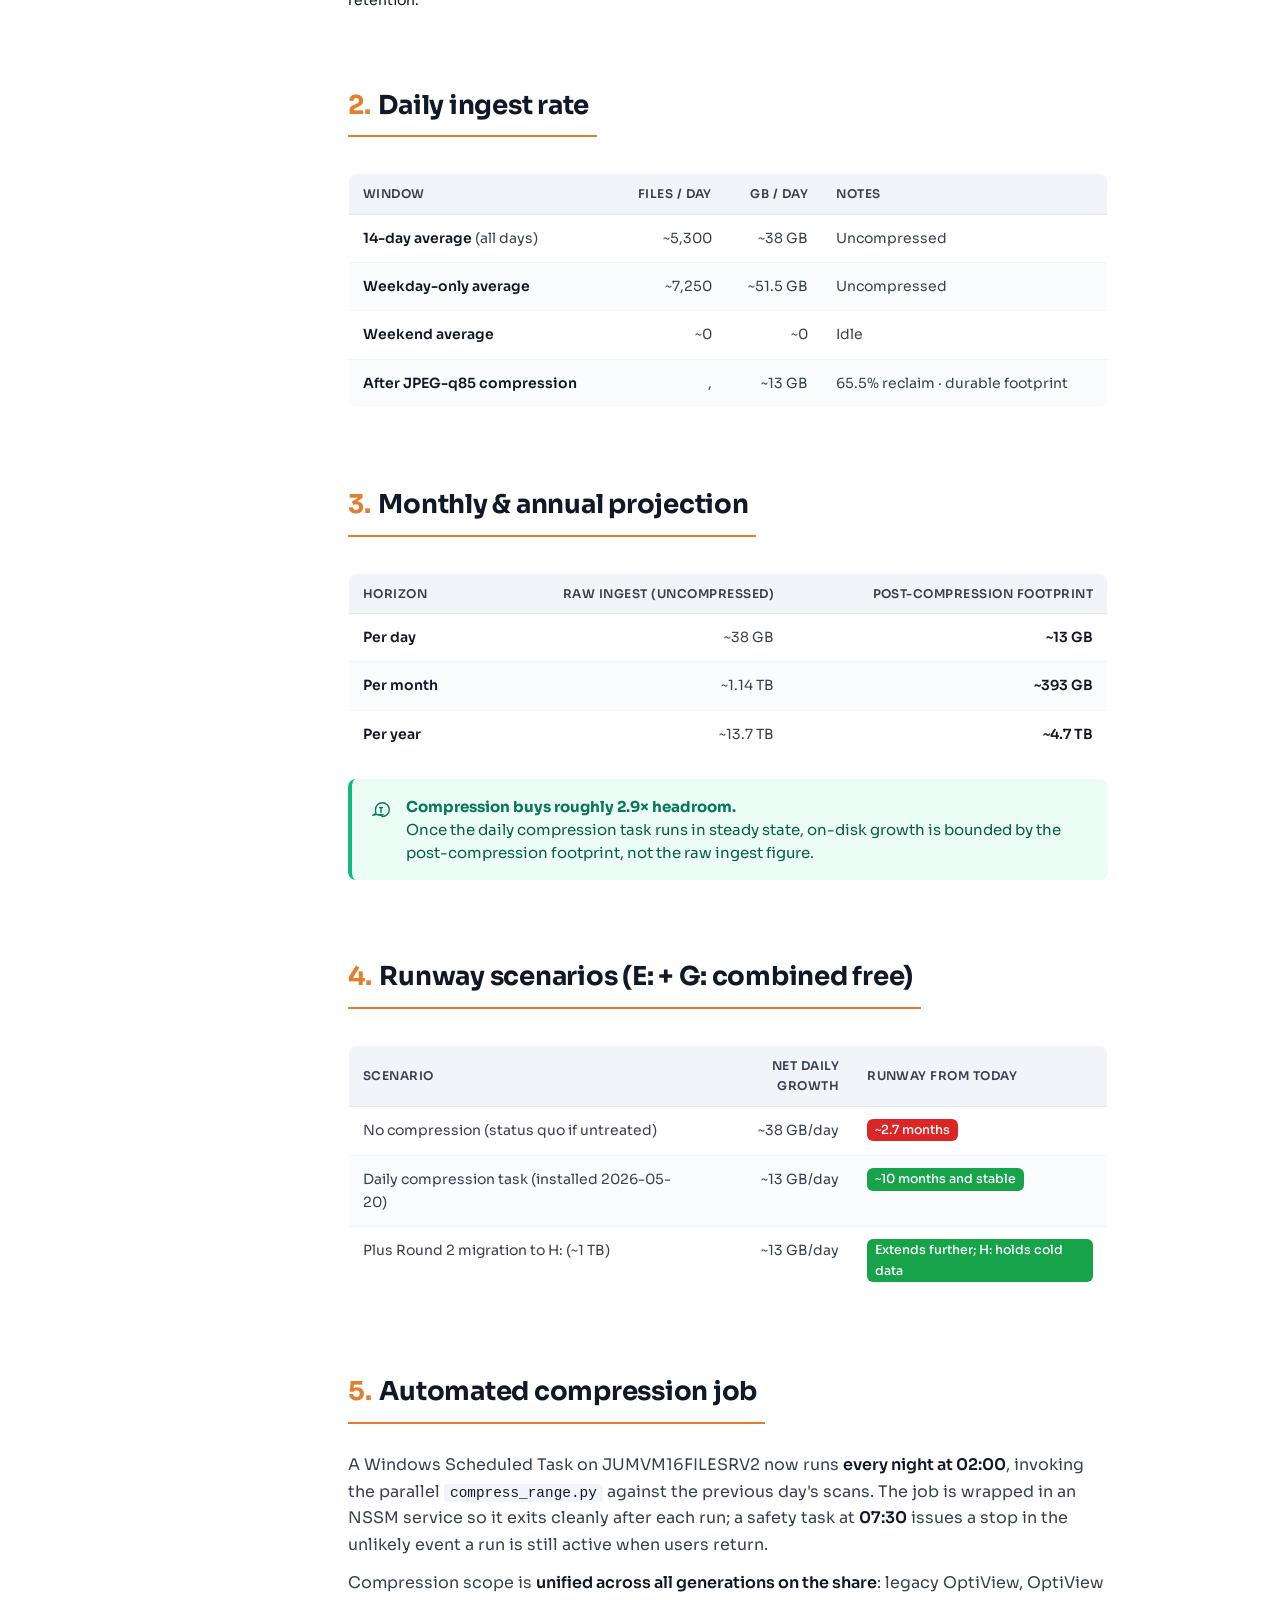
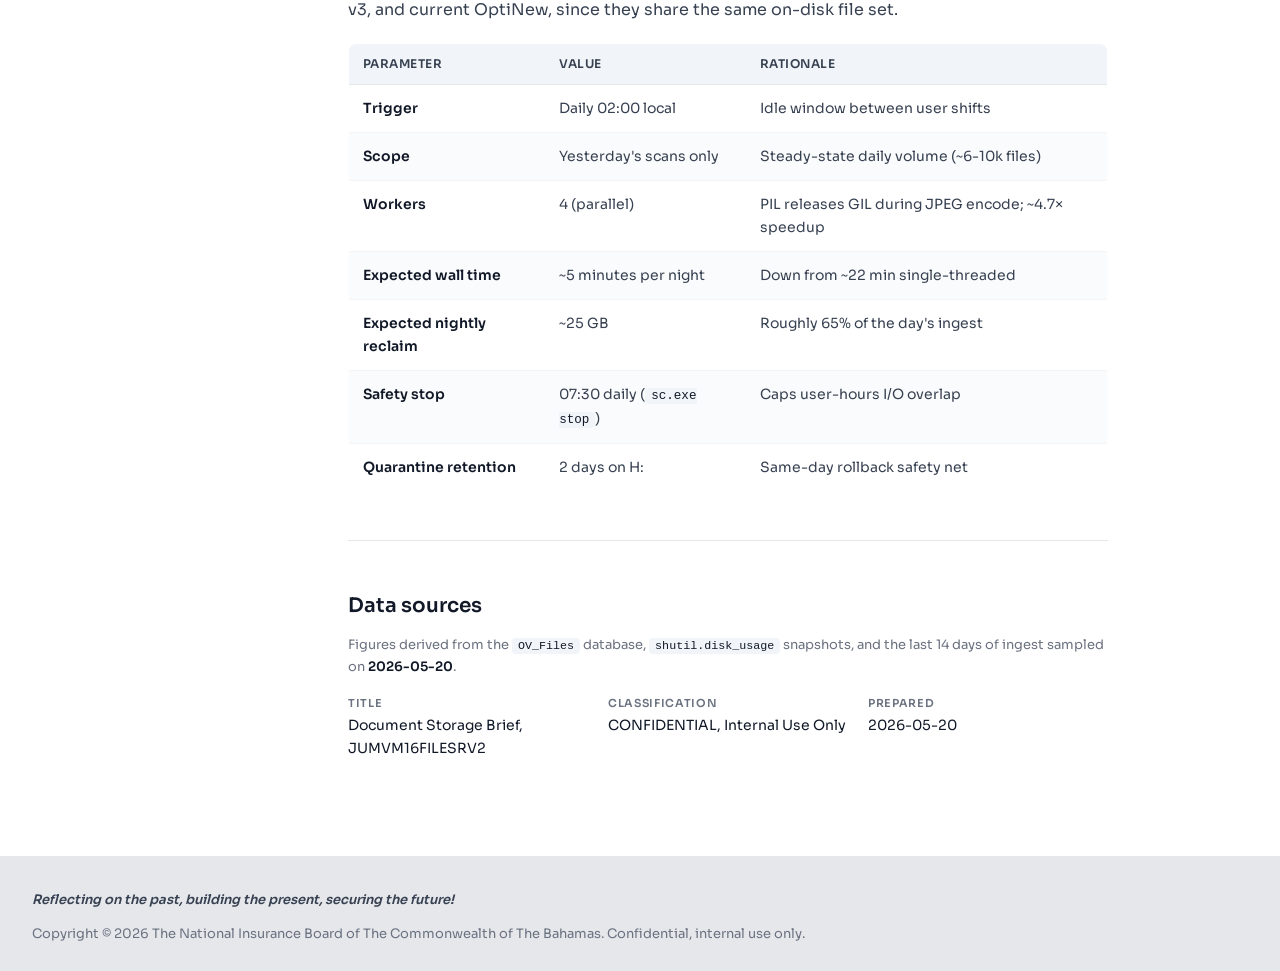
<file: onboarding/docs-site/docs/storage-brief-print.html>
<!DOCTYPE html>
<html lang="en">
<head>
<meta charset="UTF-8">
<meta name="viewport" content="width=device-width, initial-scale=1">
<title>Document Storage Brief, JUMVM16FILESRV2</title>
<link rel="icon" type="image/png" href="../assets/favicon-32x32.png">
<link rel="stylesheet" href="../colors_and_type.css">
<link rel="stylesheet" href="docs.css">
</head>
<body>

<header class="doc-topbar">
  <div class="doc-topbar__inner">
    <a class="doc-topbar__logo" href="index.html">
      <img src="../assets/nib-logo-no-text.png" alt="NIB">
      <div>
        <div class="doc-topbar__title">NIB Online Portal</div>
        <div class="doc-topbar__sub">Documentation</div>
      </div>
    </a>
    <span class="doc-topbar__audience doc-topbar__audience--storage">Storage Brief · Confidential</span>
    <div class="doc-topbar__spacer"></div>
    <nav class="doc-topbar__nav">
      <a href="index.html">Home</a>
      <a href="user-manual.html">User</a>
      <a href="admin-manual.html">Admin</a>
      <a href="supervisor-manual.html">Supervisor</a>
      <a href="storage-brief.html" class="is-current">Storage</a>
    </nav>
  </div>
</header>

<div class="doc-layout">

  <aside class="doc-sidebar">
    <p class="doc-sidebar__title">On this page</p>
    <ul class="doc-sidebar__list">
      <li><a href="#summary">Executive summary</a></li>
      <li><a href="#current">Current state</a></li>
      <li><a href="#ingest">Daily ingest</a></li>
      <li><a href="#projection">Monthly &amp; annual projection</a></li>
      <li><a href="#runway">Runway scenarios</a></li>
      <li><a href="#compression">Automated compression job</a></li>
      <li><a href="#sources">Data sources</a></li>
    </ul>
  </aside>

  <main class="doc-main">

    <div class="confidential-banner">
      <svg width="20" height="20" viewBox="0 0 24 24" fill="none" stroke="currentColor" stroke-width="1.5"><path stroke-linecap="round" stroke-linejoin="round" d="M16.5 10.5V6.75a4.5 4.5 0 1 0-9 0v3.75m-.75 11.25h10.5a2.25 2.25 0 0 0 2.25-2.25v-6.75a2.25 2.25 0 0 0-2.25-2.25H6.75a2.25 2.25 0 0 0-2.25 2.25v6.75a2.25 2.25 0 0 0 2.25 2.25Z"/></svg>
      <span>CONFIDENTIAL · Internal Use Only · The National Insurance Board · Document Storage Brief · JUMVM16FILESRV2</span>
    </div>

    <div class="doc-hero">
      <div class="doc-hero__eyebrow">Server Brief · JUMVM16FILESRV2</div>
      <h1 class="doc-hero__title">Document Storage Brief</h1>
      <p class="doc-hero__sub">Current state and growth projection for the file server holding all scanned documents from OptiView, OptiView&nbsp;v3, and OptiNew.</p>
      <div class="doc-hero__meta">
        <span><strong>Server:</strong> JUMVM16FILESRV2</span>
        <span><strong>Prepared:</strong> 2026-05-20</span>
        <span><strong>Classification:</strong> Internal</span>
      </div>
    </div>

    <h2 id="summary">Executive summary</h2>
    <p>Document scan storage on JUMVM16FILESRV2 is <strong>stable</strong>. The historical compression backlog is complete and an automated nightly compression job is now scheduled, extending current runway from approximately <strong>2.7 months</strong> to approximately <strong>10 months</strong> at the present ingest rate.</p>
    <p>Compression scope covers scan files from the legacy OptiView system (including v3) and the current OptiNew system, which share the same on-disk store.</p>

    <div class="stat-grid">
      <div class="stat">
        <div class="stat__label">Runway today</div>
        <div class="stat__value">~10 mo</div>
        <div class="stat__sub">Up from 2.7 mo before compression</div>
      </div>
      <div class="stat">
        <div class="stat__label">Combined free (E: + G:)</div>
        <div class="stat__value">3.4 TB</div>
        <div class="stat__sub">Working budget for new scans</div>
      </div>
      <div class="stat">
        <div class="stat__label">Files indexed</div>
        <div class="stat__value">24.98M</div>
        <div class="stat__sub">History back to 2004-12-06 · ~21 years</div>
      </div>
      <div class="stat">
        <div class="stat__label">Net daily growth</div>
        <div class="stat__value">~13 GB</div>
        <div class="stat__sub">After JPEG-q85 compression</div>
      </div>
    </div>

    <h2 id="current"><span class="doc-h-num">1.</span>Current state (2026-05-20)</h2>
    <table>
      <thead><tr><th>Drive</th><th>Role</th><th style="text-align:right">Free</th><th style="text-align:right">Total</th><th style="text-align:right">Used</th><th>Fill</th></tr></thead>
      <tbody>
        <tr>
          <td><code>E:</code></td>
          <td>Live scan store (OptiView, v3 &amp; OptiNew)</td>
          <td style="text-align:right">2.7 TB</td>
          <td style="text-align:right">16.2 TB</td>
          <td style="text-align:right"><strong>84%</strong></td>
          <td style="min-width: 120px"><div class="bar"><div class="bar__fill bar__fill--warn" style="width: 84%"></div></div></td>
        </tr>
        <tr>
          <td><code>G:</code></td>
          <td>Junction targets &amp; archive</td>
          <td style="text-align:right">680 GB</td>
          <td style="text-align:right">5.0 TB</td>
          <td style="text-align:right"><strong>87%</strong></td>
          <td><div class="bar"><div class="bar__fill bar__fill--warn" style="width: 87%"></div></div></td>
        </tr>
        <tr>
          <td><code>H:</code></td>
          <td>Migration tier &amp; quarantine</td>
          <td style="text-align:right">23.0 TB</td>
          <td style="text-align:right">24.0 TB</td>
          <td style="text-align:right"><strong>6%</strong></td>
          <td><div class="bar"><div class="bar__fill bar__fill--ok" style="width: 6%"></div></div></td>
        </tr>
      </tbody>
    </table>

    <dl class="defstrip" style="margin-top: 24px;">
      <div><dt>Total files indexed</dt><dd>24,979,643 (history back to 2004-12-06; ~21 years)</dd></div>
      <div><dt>Combined free E: + G: today</dt><dd>3.4 TB</dd></div>
      <div><dt>Backlog campaign</dt><dd>Complete. Feb-Apr 2026 reclaim of ~2.17 TB returned to E:.</dd></div>
      <div><dt>Quarantine footprint (H:)</dt><dd>Steady ~80-100 GB rolling, 2-day retention.</dd></div>
    </dl>

    <h2 id="ingest"><span class="doc-h-num">2.</span>Daily ingest rate</h2>
    <table>
      <thead><tr><th>Window</th><th style="text-align:right">Files / day</th><th style="text-align:right">GB / day</th><th>Notes</th></tr></thead>
      <tbody>
        <tr><td><strong>14-day average</strong> (all days)</td><td style="text-align:right">~5,300</td><td style="text-align:right">~38 GB</td><td>Uncompressed</td></tr>
        <tr><td><strong>Weekday-only average</strong></td><td style="text-align:right">~7,250</td><td style="text-align:right">~51.5 GB</td><td>Uncompressed</td></tr>
        <tr><td><strong>Weekend average</strong></td><td style="text-align:right">~0</td><td style="text-align:right">~0</td><td>Idle</td></tr>
        <tr><td><strong>After JPEG-q85 compression</strong></td><td style="text-align:right">,</td><td style="text-align:right">~13 GB</td><td>65.5% reclaim · durable footprint</td></tr>
      </tbody>
    </table>

    <h2 id="projection"><span class="doc-h-num">3.</span>Monthly &amp; annual projection</h2>
    <table>
      <thead><tr><th>Horizon</th><th style="text-align:right">Raw ingest (uncompressed)</th><th style="text-align:right">Post-compression footprint</th></tr></thead>
      <tbody>
        <tr><td><strong>Per day</strong></td><td style="text-align:right">~38 GB</td><td style="text-align:right"><strong>~13 GB</strong></td></tr>
        <tr><td><strong>Per month</strong></td><td style="text-align:right">~1.14 TB</td><td style="text-align:right"><strong>~393 GB</strong></td></tr>
        <tr><td><strong>Per year</strong></td><td style="text-align:right">~13.7 TB</td><td style="text-align:right"><strong>~4.7 TB</strong></td></tr>
      </tbody>
    </table>
    <div class="callout callout--tip">
      <svg class="callout__icon" viewBox="0 0 24 24" fill="none" stroke="currentColor" stroke-width="1.5"><path stroke-linecap="round" stroke-linejoin="round" d="M12 18v-5.25m0 0a6.01 6.01 0 0 0 1.5-.189m-1.5.189a6.01 6.01 0 0 1-1.5-.189m3.75 7.478a12.06 12.06 0 0 1-4.5 0m3.75 2.355a7.5 7.5 0 1 0-7.5-7.5c0 1.355.18 2.668.515 3.917L3 21l4.583-.916a7.5 7.5 0 0 0 4.917.916z"/></svg>
      <div class="callout__body">
        <span class="callout__title">Compression buys roughly 2.9× headroom.</span>
        Once the daily compression task runs in steady state, on-disk growth is bounded by the post-compression footprint, not the raw ingest figure.
      </div>
    </div>

    <h2 id="runway"><span class="doc-h-num">4.</span>Runway scenarios (E: + G: combined free)</h2>
    <table>
      <thead><tr><th>Scenario</th><th style="text-align:right">Net daily growth</th><th>Runway from today</th></tr></thead>
      <tbody>
        <tr>
          <td>No compression (status quo if untreated)</td>
          <td style="text-align:right">~38 GB/day</td>
          <td><span class="chip-inline chip-inline--denied">~2.7 months</span></td>
        </tr>
        <tr>
          <td>Daily compression task (installed 2026-05-20)</td>
          <td style="text-align:right">~13 GB/day</td>
          <td><span class="chip-inline chip-inline--approved">~10 months and stable</span></td>
        </tr>
        <tr>
          <td>Plus Round 2 migration to H: (~1 TB)</td>
          <td style="text-align:right">~13 GB/day</td>
          <td><span class="chip-inline chip-inline--approved">Extends further; H: holds cold data</span></td>
        </tr>
      </tbody>
    </table>

    <h2 id="compression"><span class="doc-h-num">5.</span>Automated compression job</h2>
    <p>A Windows Scheduled Task on JUMVM16FILESRV2 now runs <strong>every night at 02:00</strong>, invoking the parallel <code>compress_range.py</code> against the previous day's scans. The job is wrapped in an NSSM service so it exits cleanly after each run; a safety task at <strong>07:30</strong> issues a stop in the unlikely event a run is still active when users return.</p>
    <p>Compression scope is <strong>unified across all generations on the share</strong>: legacy OptiView, OptiView v3, and current OptiNew, since they share the same on-disk file set.</p>

    <table>
      <thead><tr><th>Parameter</th><th>Value</th><th>Rationale</th></tr></thead>
      <tbody>
        <tr><td><strong>Trigger</strong></td><td>Daily 02:00 local</td><td>Idle window between user shifts</td></tr>
        <tr><td><strong>Scope</strong></td><td>Yesterday's scans only</td><td>Steady-state daily volume (~6-10k files)</td></tr>
        <tr><td><strong>Workers</strong></td><td>4 (parallel)</td><td>PIL releases GIL during JPEG encode; ~4.7× speedup</td></tr>
        <tr><td><strong>Expected wall time</strong></td><td>~5 minutes per night</td><td>Down from ~22 min single-threaded</td></tr>
        <tr><td><strong>Expected nightly reclaim</strong></td><td>~25 GB</td><td>Roughly 65% of the day's ingest</td></tr>
        <tr><td><strong>Safety stop</strong></td><td>07:30 daily (<code>sc.exe stop</code>)</td><td>Caps user-hours I/O overlap</td></tr>
        <tr><td><strong>Quarantine retention</strong></td><td>2 days on H:</td><td>Same-day rollback safety net</td></tr>
      </tbody>
    </table>

    <hr>
    <h3 id="sources">Data sources</h3>
    <p style="font-size: 13px; color: var(--fg-3);">Figures derived from the <code>OV_Files</code> database, <code>shutil.disk_usage</code> snapshots, and the last 14 days of ingest sampled on <strong>2026-05-20</strong>.</p>

    <dl class="defstrip">
      <div><dt>Title</dt><dd>Document Storage Brief, JUMVM16FILESRV2</dd></div>
      <div><dt>Classification</dt><dd>CONFIDENTIAL, Internal Use Only</dd></div>
      <div><dt>Prepared</dt><dd>2026-05-20</dd></div>
    </dl>

  </main>
</div>

<footer class="doc-footer">
  <div class="doc-footer__inner">
    <em>Reflecting on the past, building the present, securing the future!</em>
    <p style="margin: 12px 0 0;">Copyright © 2026 The National Insurance Board of The Commonwealth of The Bahamas. Confidential, internal use only.</p>
  </div>
</footer>

<script src="docs.js"></script>

<script>
  (async function () {
    // Wait for fonts (Sora from Google) + a beat
    if (document.fonts && document.fonts.ready) {
      try { await document.fonts.ready; } catch (e) {}
    }
    await new Promise(r => setTimeout(r, 500));
    window.print();
  })();
</script>
</body>
</html>
</file>
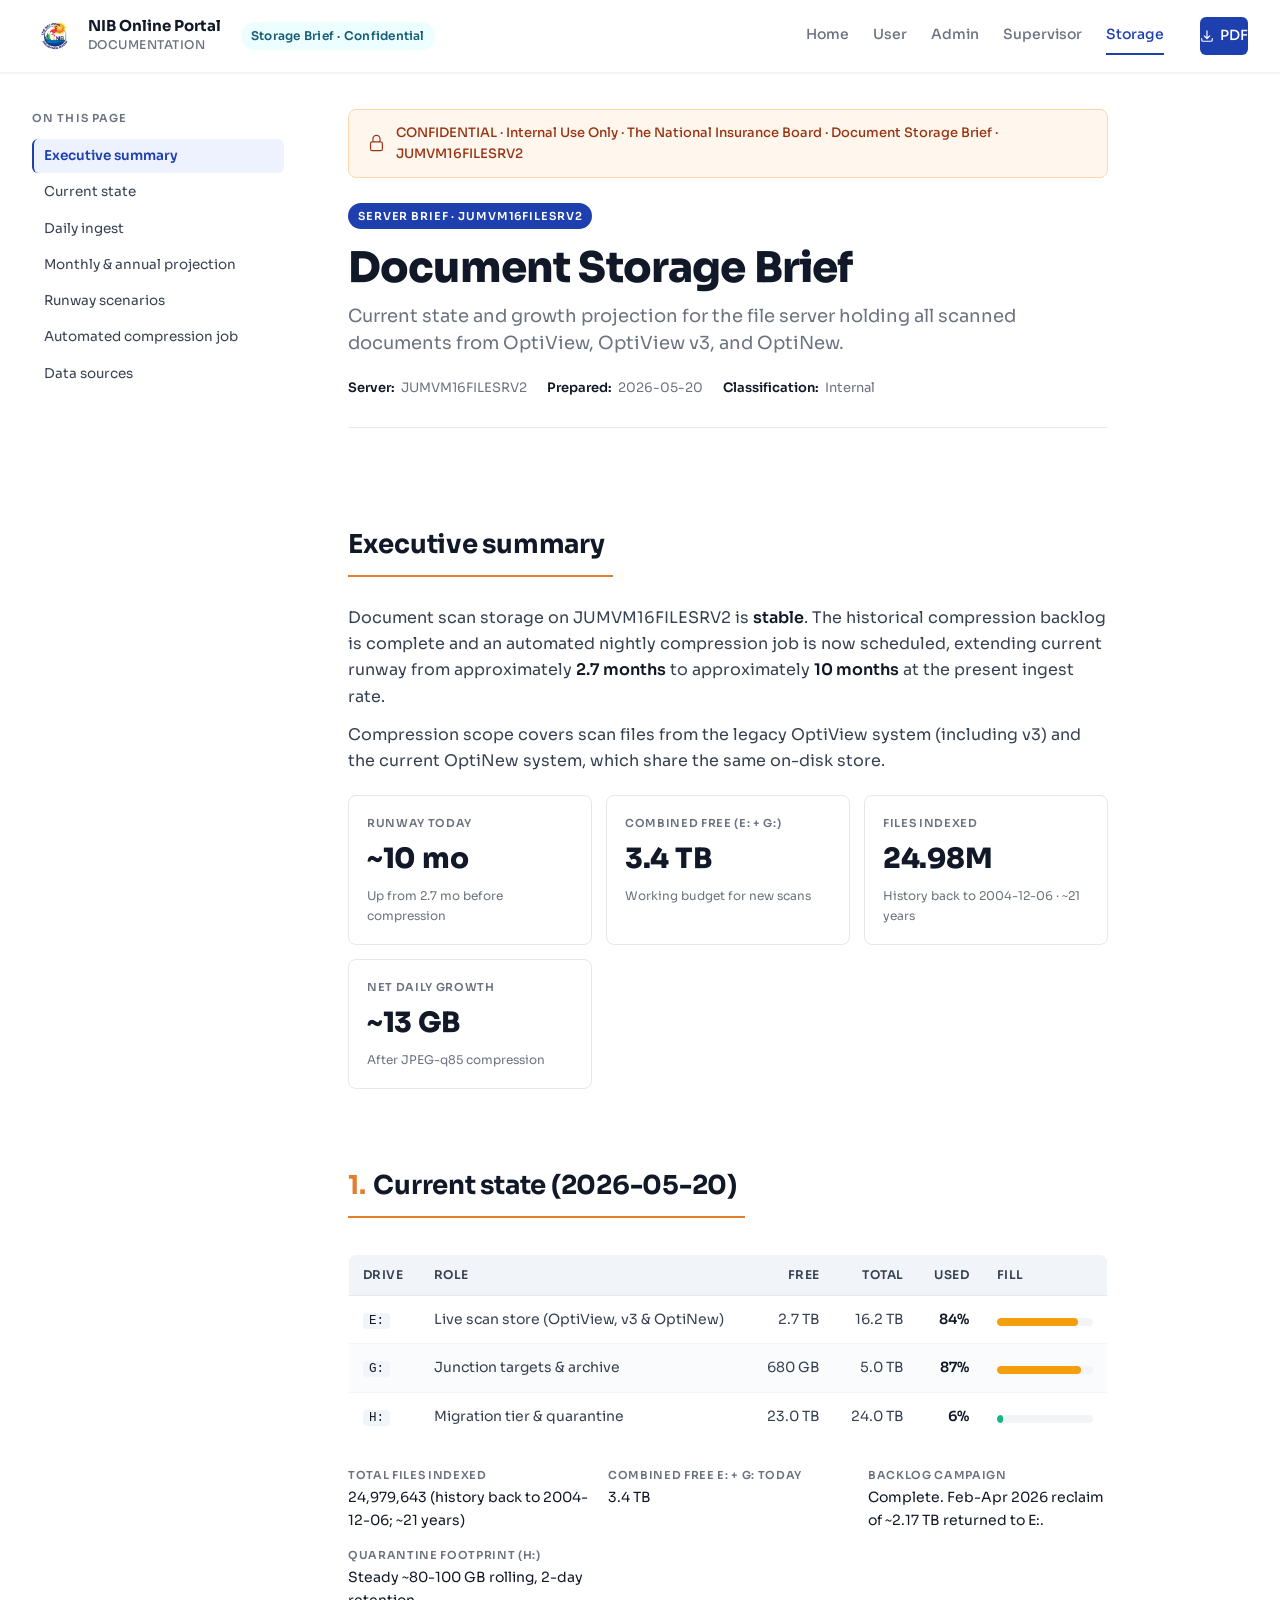
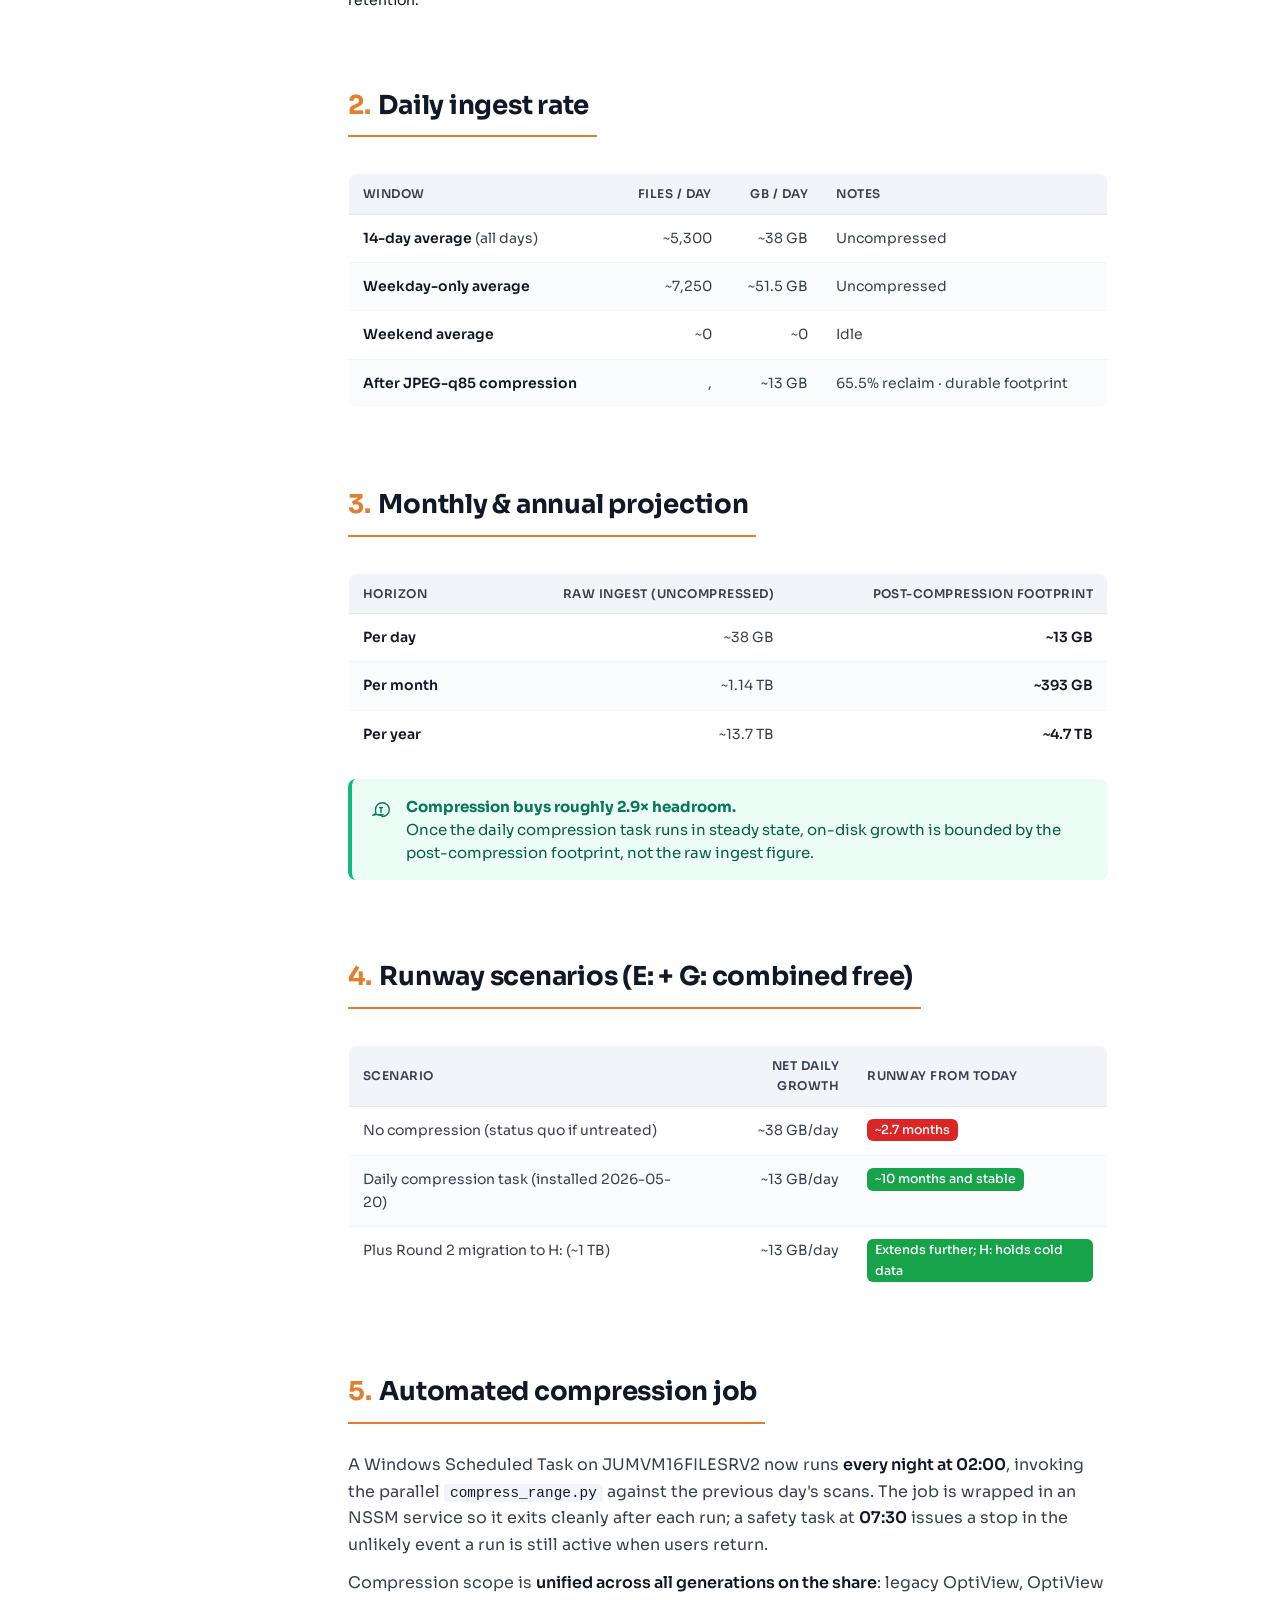
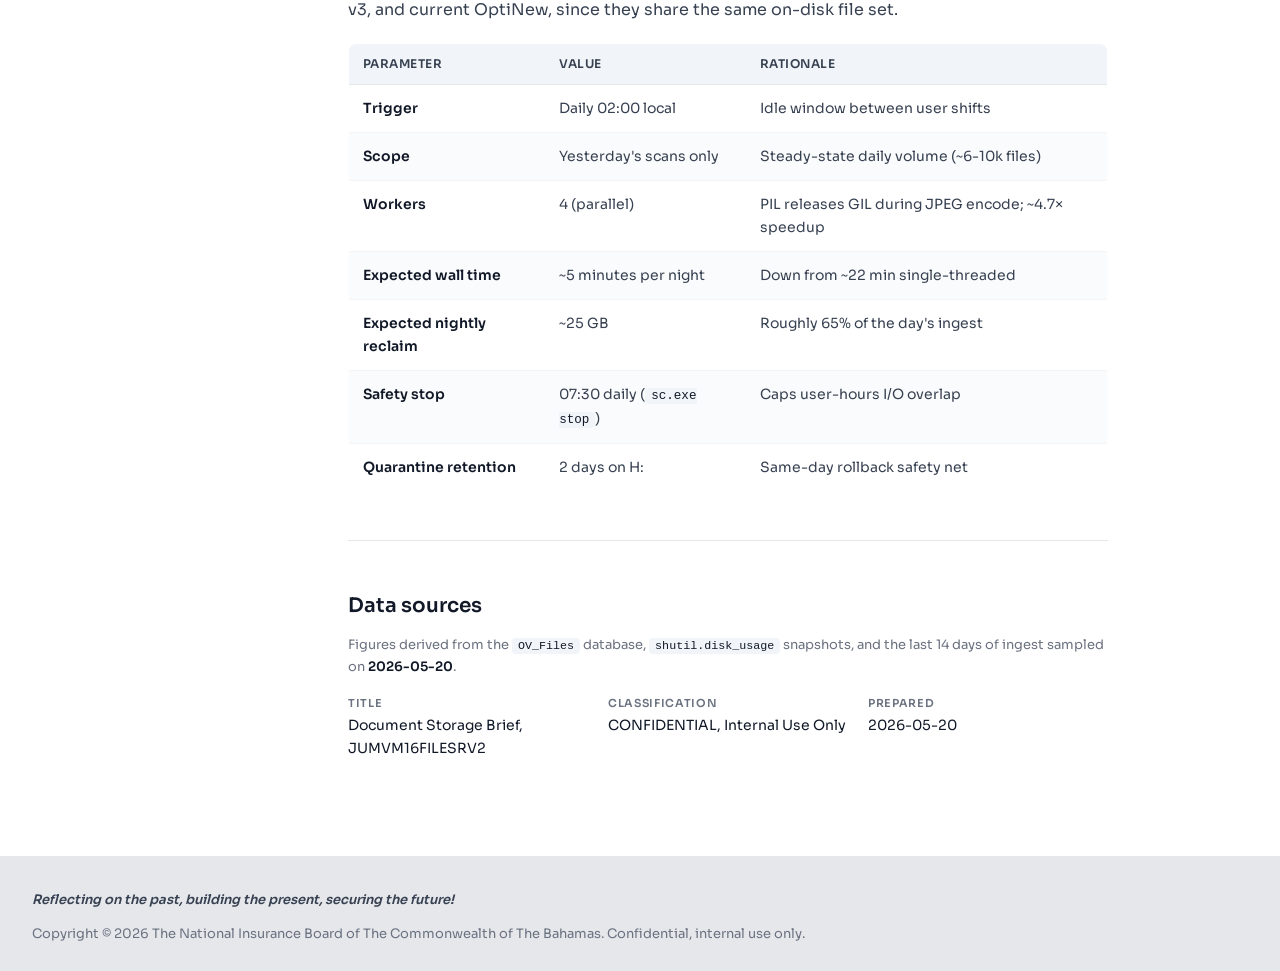
<file: onboarding/docs-site/docs/storage-brief.html>
<!DOCTYPE html>
<html lang="en">
<head>
<meta charset="UTF-8">
<meta name="viewport" content="width=device-width, initial-scale=1">
<title>Document Storage Brief, JUMVM16FILESRV2</title>
<link rel="icon" type="image/png" href="../assets/favicon-32x32.png">
<link rel="stylesheet" href="../colors_and_type.css">
<link rel="stylesheet" href="docs.css">
</head>
<body>

<header class="doc-topbar">
  <div class="doc-topbar__inner">
    <a class="doc-topbar__logo" href="index.html">
      <img src="../assets/nib-logo-no-text.png" alt="NIB">
      <div>
        <div class="doc-topbar__title">NIB Online Portal</div>
        <div class="doc-topbar__sub">Documentation</div>
      </div>
    </a>
    <span class="doc-topbar__audience doc-topbar__audience--storage">Storage Brief · Confidential</span>
    <div class="doc-topbar__spacer"></div>
    <nav class="doc-topbar__nav">
      <a href="index.html">Home</a>
      <a href="user-manual.html">User</a>
      <a href="admin-manual.html">Admin</a>
      <a href="supervisor-manual.html">Supervisor</a>
      <a href="storage-brief.html" class="is-current">Storage</a>
    <a class="doc-topbar__pdf" href="../pdf/NIB-Document-Storage-Brief-v1.0.pdf" download title="Download Storage Brief as PDF (text-searchable)"><svg viewBox="0 0 24 24" fill="none" stroke="currentColor" stroke-width="2"><path stroke-linecap="round" stroke-linejoin="round" d="M3 16.5v2.25A2.25 2.25 0 0 0 5.25 21h13.5A2.25 2.25 0 0 0 21 18.75V16.5M16.5 12 12 16.5m0 0L7.5 12m4.5 4.5V3"/></svg>PDF</a>
    </nav>
  </div>
</header>

<div class="doc-layout">

  <aside class="doc-sidebar">
    <p class="doc-sidebar__title">On this page</p>
    <ul class="doc-sidebar__list">
      <li><a href="#summary">Executive summary</a></li>
      <li><a href="#current">Current state</a></li>
      <li><a href="#ingest">Daily ingest</a></li>
      <li><a href="#projection">Monthly &amp; annual projection</a></li>
      <li><a href="#runway">Runway scenarios</a></li>
      <li><a href="#compression">Automated compression job</a></li>
      <li><a href="#sources">Data sources</a></li>
    </ul>
  </aside>

  <main class="doc-main">

    <div class="confidential-banner">
      <svg width="20" height="20" viewBox="0 0 24 24" fill="none" stroke="currentColor" stroke-width="1.5"><path stroke-linecap="round" stroke-linejoin="round" d="M16.5 10.5V6.75a4.5 4.5 0 1 0-9 0v3.75m-.75 11.25h10.5a2.25 2.25 0 0 0 2.25-2.25v-6.75a2.25 2.25 0 0 0-2.25-2.25H6.75a2.25 2.25 0 0 0-2.25 2.25v6.75a2.25 2.25 0 0 0 2.25 2.25Z"/></svg>
      <span>CONFIDENTIAL · Internal Use Only · The National Insurance Board · Document Storage Brief · JUMVM16FILESRV2</span>
    </div>

    <div class="doc-hero">
      <div class="doc-hero__eyebrow">Server Brief · JUMVM16FILESRV2</div>
      <h1 class="doc-hero__title">Document Storage Brief</h1>
      <p class="doc-hero__sub">Current state and growth projection for the file server holding all scanned documents from OptiView, OptiView&nbsp;v3, and OptiNew.</p>
      <div class="doc-hero__meta">
        <span><strong>Server:</strong> JUMVM16FILESRV2</span>
        <span><strong>Prepared:</strong> 2026-05-20</span>
        <span><strong>Classification:</strong> Internal</span>
      </div>
    </div>

    <h2 id="summary">Executive summary</h2>
    <p>Document scan storage on JUMVM16FILESRV2 is <strong>stable</strong>. The historical compression backlog is complete and an automated nightly compression job is now scheduled, extending current runway from approximately <strong>2.7 months</strong> to approximately <strong>10 months</strong> at the present ingest rate.</p>
    <p>Compression scope covers scan files from the legacy OptiView system (including v3) and the current OptiNew system, which share the same on-disk store.</p>

    <div class="stat-grid">
      <div class="stat">
        <div class="stat__label">Runway today</div>
        <div class="stat__value">~10 mo</div>
        <div class="stat__sub">Up from 2.7 mo before compression</div>
      </div>
      <div class="stat">
        <div class="stat__label">Combined free (E: + G:)</div>
        <div class="stat__value">3.4 TB</div>
        <div class="stat__sub">Working budget for new scans</div>
      </div>
      <div class="stat">
        <div class="stat__label">Files indexed</div>
        <div class="stat__value">24.98M</div>
        <div class="stat__sub">History back to 2004-12-06 · ~21 years</div>
      </div>
      <div class="stat">
        <div class="stat__label">Net daily growth</div>
        <div class="stat__value">~13 GB</div>
        <div class="stat__sub">After JPEG-q85 compression</div>
      </div>
    </div>

    <h2 id="current"><span class="doc-h-num">1.</span>Current state (2026-05-20)</h2>
    <table>
      <thead><tr><th>Drive</th><th>Role</th><th style="text-align:right">Free</th><th style="text-align:right">Total</th><th style="text-align:right">Used</th><th>Fill</th></tr></thead>
      <tbody>
        <tr>
          <td><code>E:</code></td>
          <td>Live scan store (OptiView, v3 &amp; OptiNew)</td>
          <td style="text-align:right">2.7 TB</td>
          <td style="text-align:right">16.2 TB</td>
          <td style="text-align:right"><strong>84%</strong></td>
          <td style="min-width: 120px"><div class="bar"><div class="bar__fill bar__fill--warn" style="width: 84%"></div></div></td>
        </tr>
        <tr>
          <td><code>G:</code></td>
          <td>Junction targets &amp; archive</td>
          <td style="text-align:right">680 GB</td>
          <td style="text-align:right">5.0 TB</td>
          <td style="text-align:right"><strong>87%</strong></td>
          <td><div class="bar"><div class="bar__fill bar__fill--warn" style="width: 87%"></div></div></td>
        </tr>
        <tr>
          <td><code>H:</code></td>
          <td>Migration tier &amp; quarantine</td>
          <td style="text-align:right">23.0 TB</td>
          <td style="text-align:right">24.0 TB</td>
          <td style="text-align:right"><strong>6%</strong></td>
          <td><div class="bar"><div class="bar__fill bar__fill--ok" style="width: 6%"></div></div></td>
        </tr>
      </tbody>
    </table>

    <dl class="defstrip" style="margin-top: 24px;">
      <div><dt>Total files indexed</dt><dd>24,979,643 (history back to 2004-12-06; ~21 years)</dd></div>
      <div><dt>Combined free E: + G: today</dt><dd>3.4 TB</dd></div>
      <div><dt>Backlog campaign</dt><dd>Complete. Feb-Apr 2026 reclaim of ~2.17 TB returned to E:.</dd></div>
      <div><dt>Quarantine footprint (H:)</dt><dd>Steady ~80-100 GB rolling, 2-day retention.</dd></div>
    </dl>

    <h2 id="ingest"><span class="doc-h-num">2.</span>Daily ingest rate</h2>
    <table>
      <thead><tr><th>Window</th><th style="text-align:right">Files / day</th><th style="text-align:right">GB / day</th><th>Notes</th></tr></thead>
      <tbody>
        <tr><td><strong>14-day average</strong> (all days)</td><td style="text-align:right">~5,300</td><td style="text-align:right">~38 GB</td><td>Uncompressed</td></tr>
        <tr><td><strong>Weekday-only average</strong></td><td style="text-align:right">~7,250</td><td style="text-align:right">~51.5 GB</td><td>Uncompressed</td></tr>
        <tr><td><strong>Weekend average</strong></td><td style="text-align:right">~0</td><td style="text-align:right">~0</td><td>Idle</td></tr>
        <tr><td><strong>After JPEG-q85 compression</strong></td><td style="text-align:right">,</td><td style="text-align:right">~13 GB</td><td>65.5% reclaim · durable footprint</td></tr>
      </tbody>
    </table>

    <h2 id="projection"><span class="doc-h-num">3.</span>Monthly &amp; annual projection</h2>
    <table>
      <thead><tr><th>Horizon</th><th style="text-align:right">Raw ingest (uncompressed)</th><th style="text-align:right">Post-compression footprint</th></tr></thead>
      <tbody>
        <tr><td><strong>Per day</strong></td><td style="text-align:right">~38 GB</td><td style="text-align:right"><strong>~13 GB</strong></td></tr>
        <tr><td><strong>Per month</strong></td><td style="text-align:right">~1.14 TB</td><td style="text-align:right"><strong>~393 GB</strong></td></tr>
        <tr><td><strong>Per year</strong></td><td style="text-align:right">~13.7 TB</td><td style="text-align:right"><strong>~4.7 TB</strong></td></tr>
      </tbody>
    </table>
    <div class="callout callout--tip">
      <svg class="callout__icon" viewBox="0 0 24 24" fill="none" stroke="currentColor" stroke-width="1.5"><path stroke-linecap="round" stroke-linejoin="round" d="M12 18v-5.25m0 0a6.01 6.01 0 0 0 1.5-.189m-1.5.189a6.01 6.01 0 0 1-1.5-.189m3.75 7.478a12.06 12.06 0 0 1-4.5 0m3.75 2.355a7.5 7.5 0 1 0-7.5-7.5c0 1.355.18 2.668.515 3.917L3 21l4.583-.916a7.5 7.5 0 0 0 4.917.916z"/></svg>
      <div class="callout__body">
        <span class="callout__title">Compression buys roughly 2.9× headroom.</span>
        Once the daily compression task runs in steady state, on-disk growth is bounded by the post-compression footprint, not the raw ingest figure.
      </div>
    </div>

    <h2 id="runway"><span class="doc-h-num">4.</span>Runway scenarios (E: + G: combined free)</h2>
    <table>
      <thead><tr><th>Scenario</th><th style="text-align:right">Net daily growth</th><th>Runway from today</th></tr></thead>
      <tbody>
        <tr>
          <td>No compression (status quo if untreated)</td>
          <td style="text-align:right">~38 GB/day</td>
          <td><span class="chip-inline chip-inline--denied">~2.7 months</span></td>
        </tr>
        <tr>
          <td>Daily compression task (installed 2026-05-20)</td>
          <td style="text-align:right">~13 GB/day</td>
          <td><span class="chip-inline chip-inline--approved">~10 months and stable</span></td>
        </tr>
        <tr>
          <td>Plus Round 2 migration to H: (~1 TB)</td>
          <td style="text-align:right">~13 GB/day</td>
          <td><span class="chip-inline chip-inline--approved">Extends further; H: holds cold data</span></td>
        </tr>
      </tbody>
    </table>

    <h2 id="compression"><span class="doc-h-num">5.</span>Automated compression job</h2>
    <p>A Windows Scheduled Task on JUMVM16FILESRV2 now runs <strong>every night at 02:00</strong>, invoking the parallel <code>compress_range.py</code> against the previous day's scans. The job is wrapped in an NSSM service so it exits cleanly after each run; a safety task at <strong>07:30</strong> issues a stop in the unlikely event a run is still active when users return.</p>
    <p>Compression scope is <strong>unified across all generations on the share</strong>: legacy OptiView, OptiView v3, and current OptiNew, since they share the same on-disk file set.</p>

    <table>
      <thead><tr><th>Parameter</th><th>Value</th><th>Rationale</th></tr></thead>
      <tbody>
        <tr><td><strong>Trigger</strong></td><td>Daily 02:00 local</td><td>Idle window between user shifts</td></tr>
        <tr><td><strong>Scope</strong></td><td>Yesterday's scans only</td><td>Steady-state daily volume (~6-10k files)</td></tr>
        <tr><td><strong>Workers</strong></td><td>4 (parallel)</td><td>PIL releases GIL during JPEG encode; ~4.7× speedup</td></tr>
        <tr><td><strong>Expected wall time</strong></td><td>~5 minutes per night</td><td>Down from ~22 min single-threaded</td></tr>
        <tr><td><strong>Expected nightly reclaim</strong></td><td>~25 GB</td><td>Roughly 65% of the day's ingest</td></tr>
        <tr><td><strong>Safety stop</strong></td><td>07:30 daily (<code>sc.exe stop</code>)</td><td>Caps user-hours I/O overlap</td></tr>
        <tr><td><strong>Quarantine retention</strong></td><td>2 days on H:</td><td>Same-day rollback safety net</td></tr>
      </tbody>
    </table>

    <hr>
    <h3 id="sources">Data sources</h3>
    <p style="font-size: 13px; color: var(--fg-3);">Figures derived from the <code>OV_Files</code> database, <code>shutil.disk_usage</code> snapshots, and the last 14 days of ingest sampled on <strong>2026-05-20</strong>.</p>

    <dl class="defstrip">
      <div><dt>Title</dt><dd>Document Storage Brief, JUMVM16FILESRV2</dd></div>
      <div><dt>Classification</dt><dd>CONFIDENTIAL, Internal Use Only</dd></div>
      <div><dt>Prepared</dt><dd>2026-05-20</dd></div>
    </dl>

  </main>
</div>

<footer class="doc-footer">
  <div class="doc-footer__inner">
    <em>Reflecting on the past, building the present, securing the future!</em>
    <p style="margin: 12px 0 0;">Copyright © 2026 The National Insurance Board of The Commonwealth of The Bahamas. Confidential, internal use only.</p>
  </div>
</footer>

<script src="docs.js"></script>
</body>
</html>
</file>
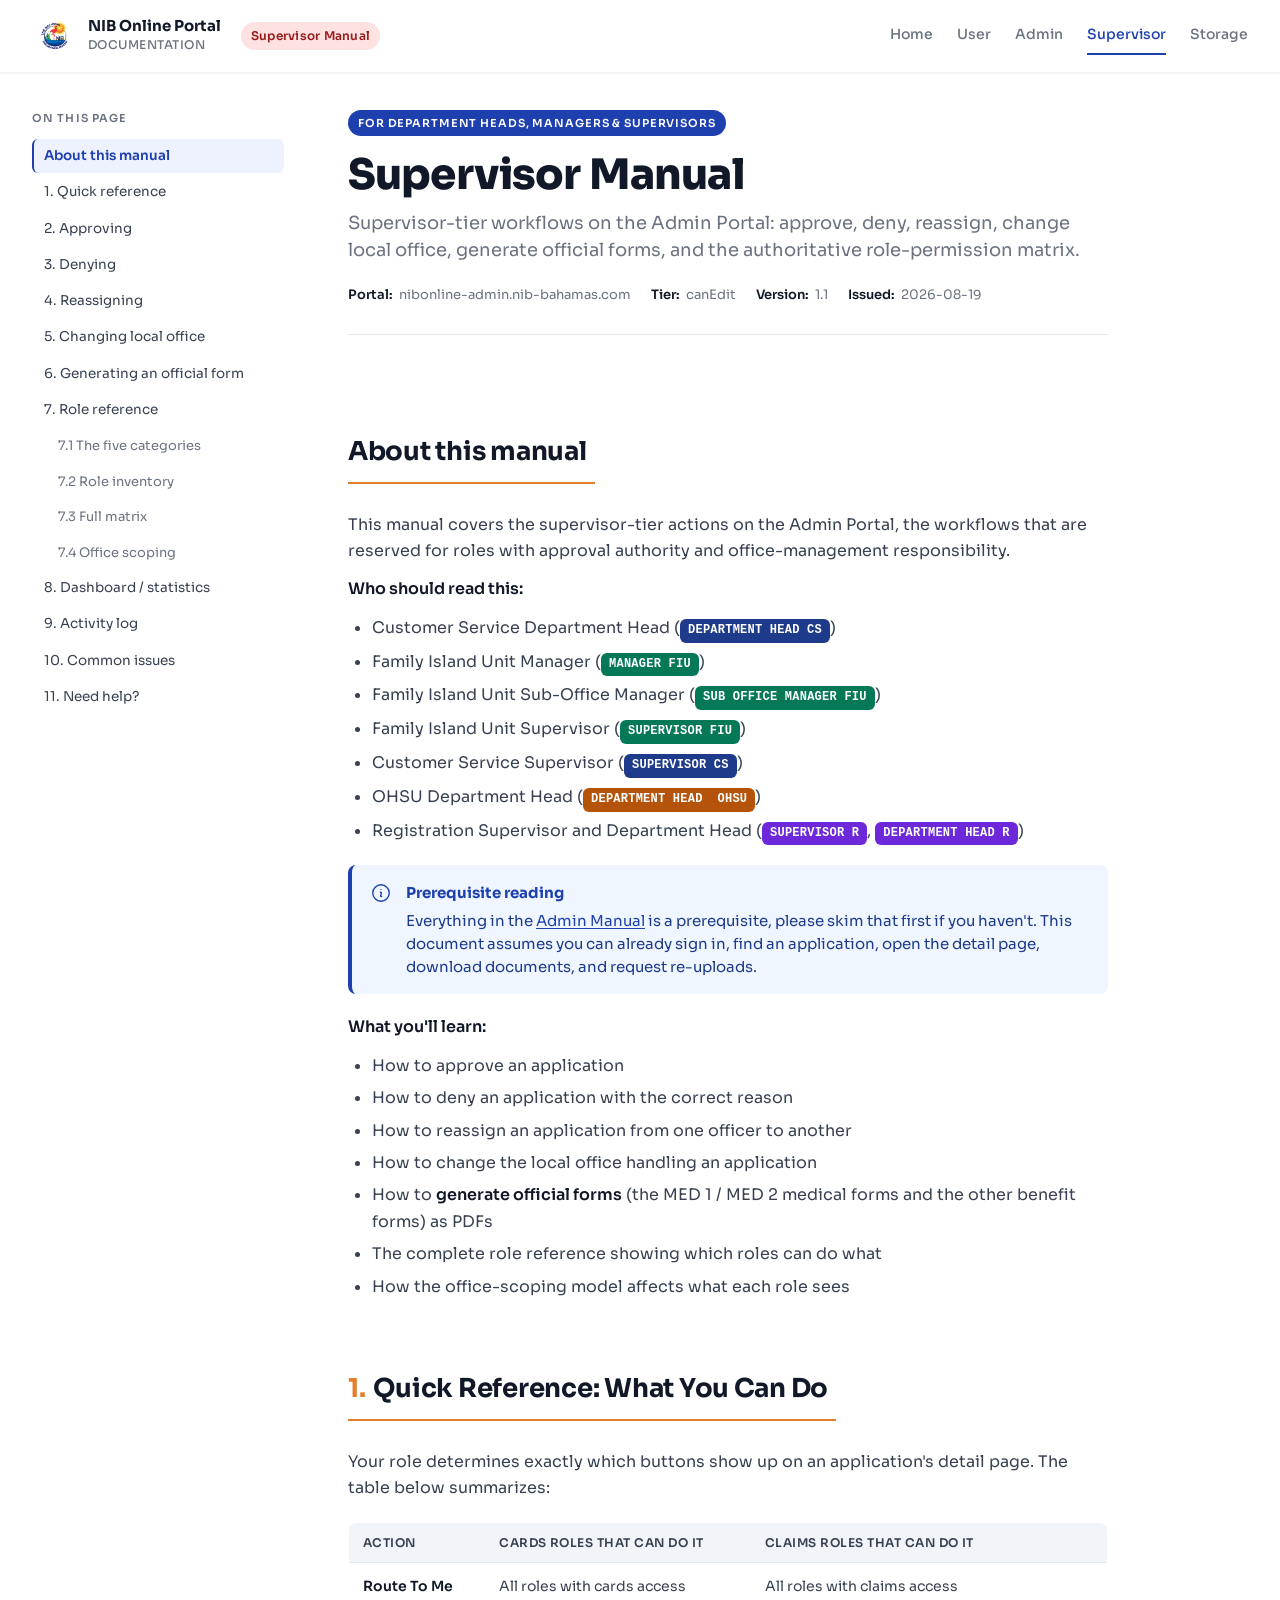
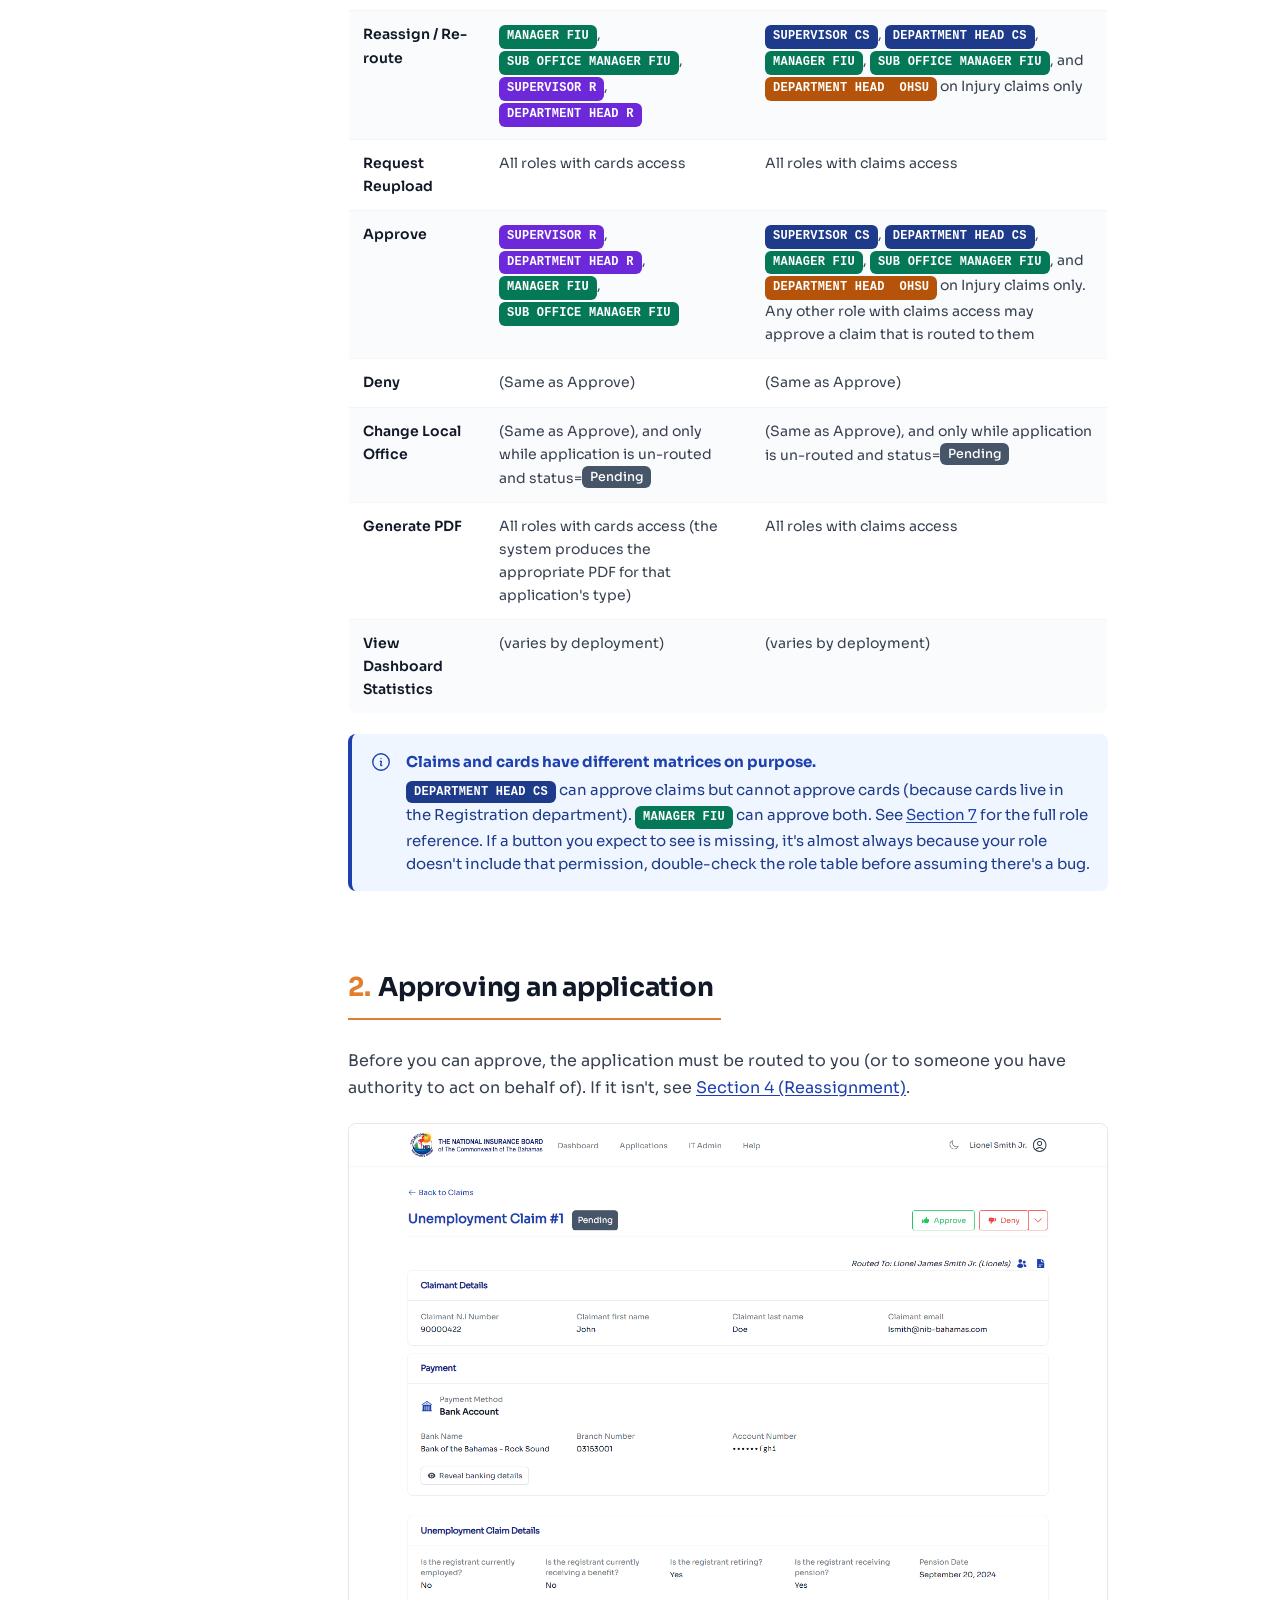
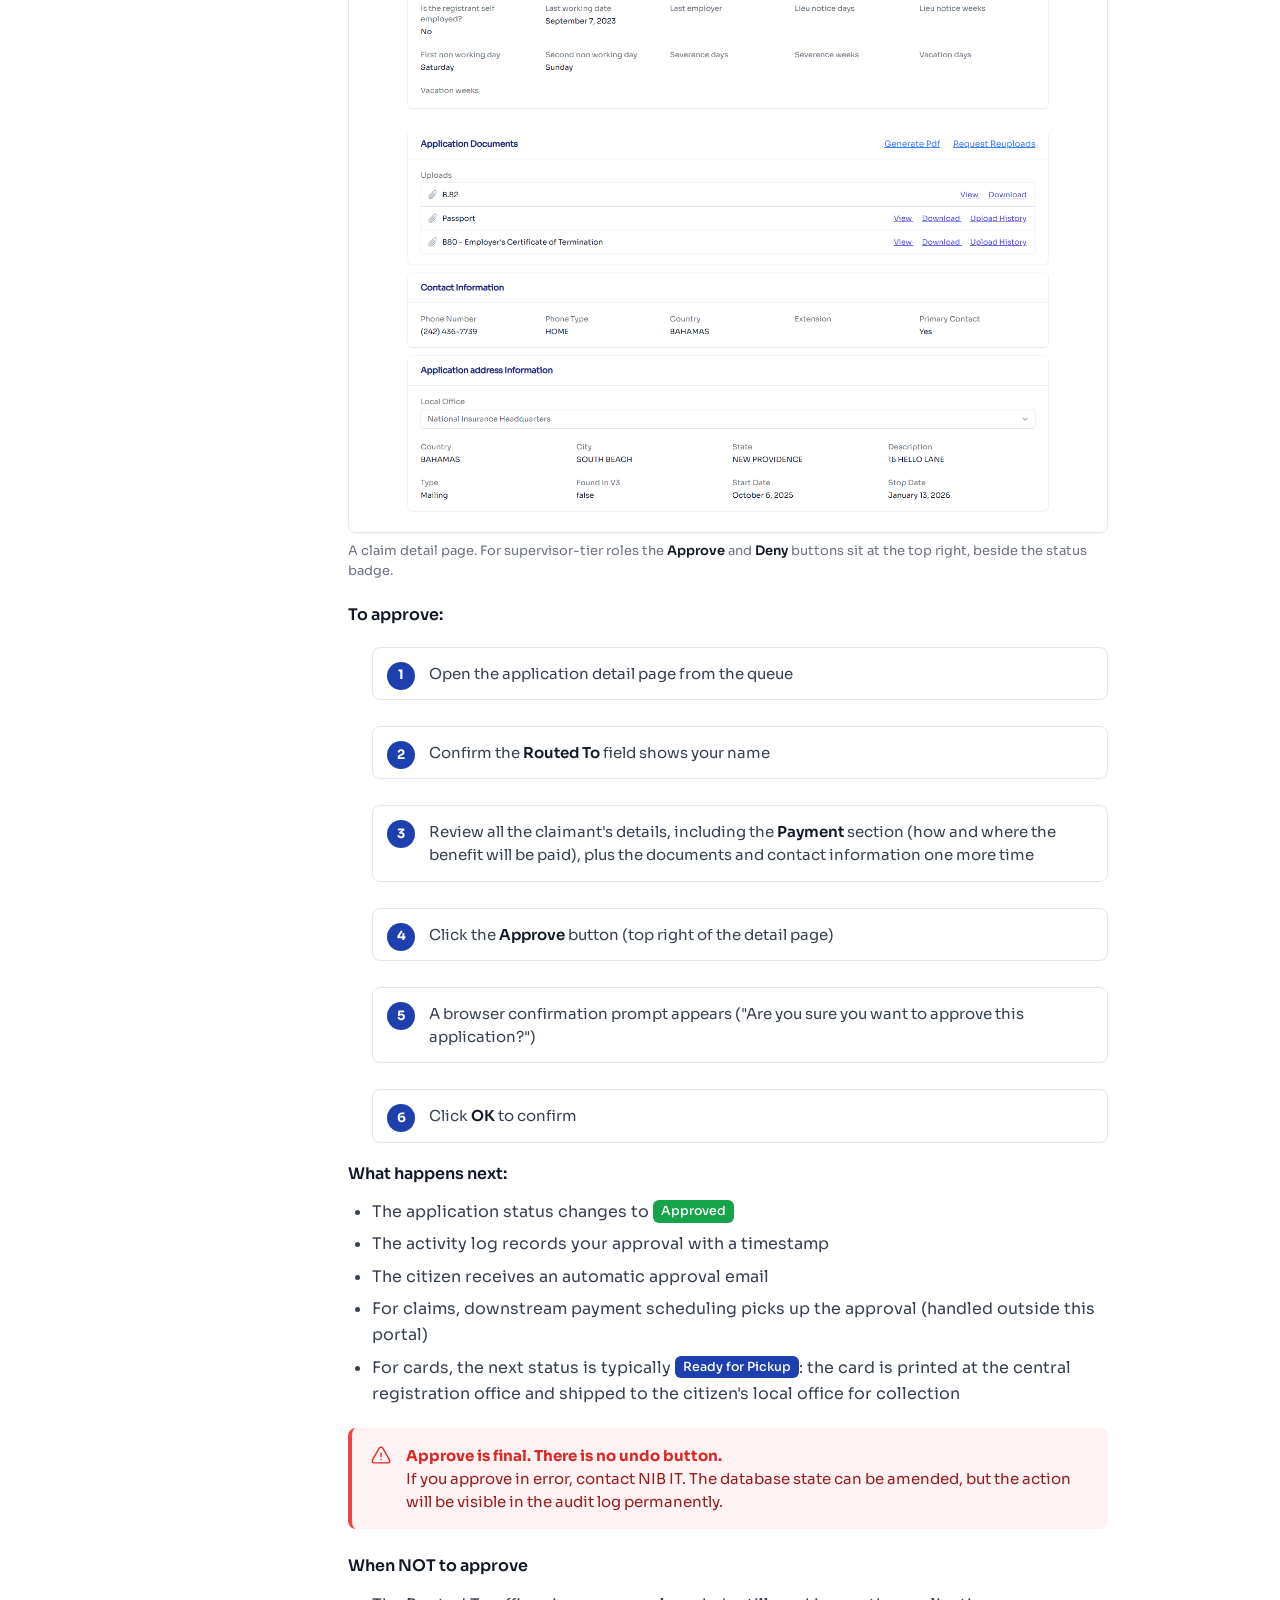
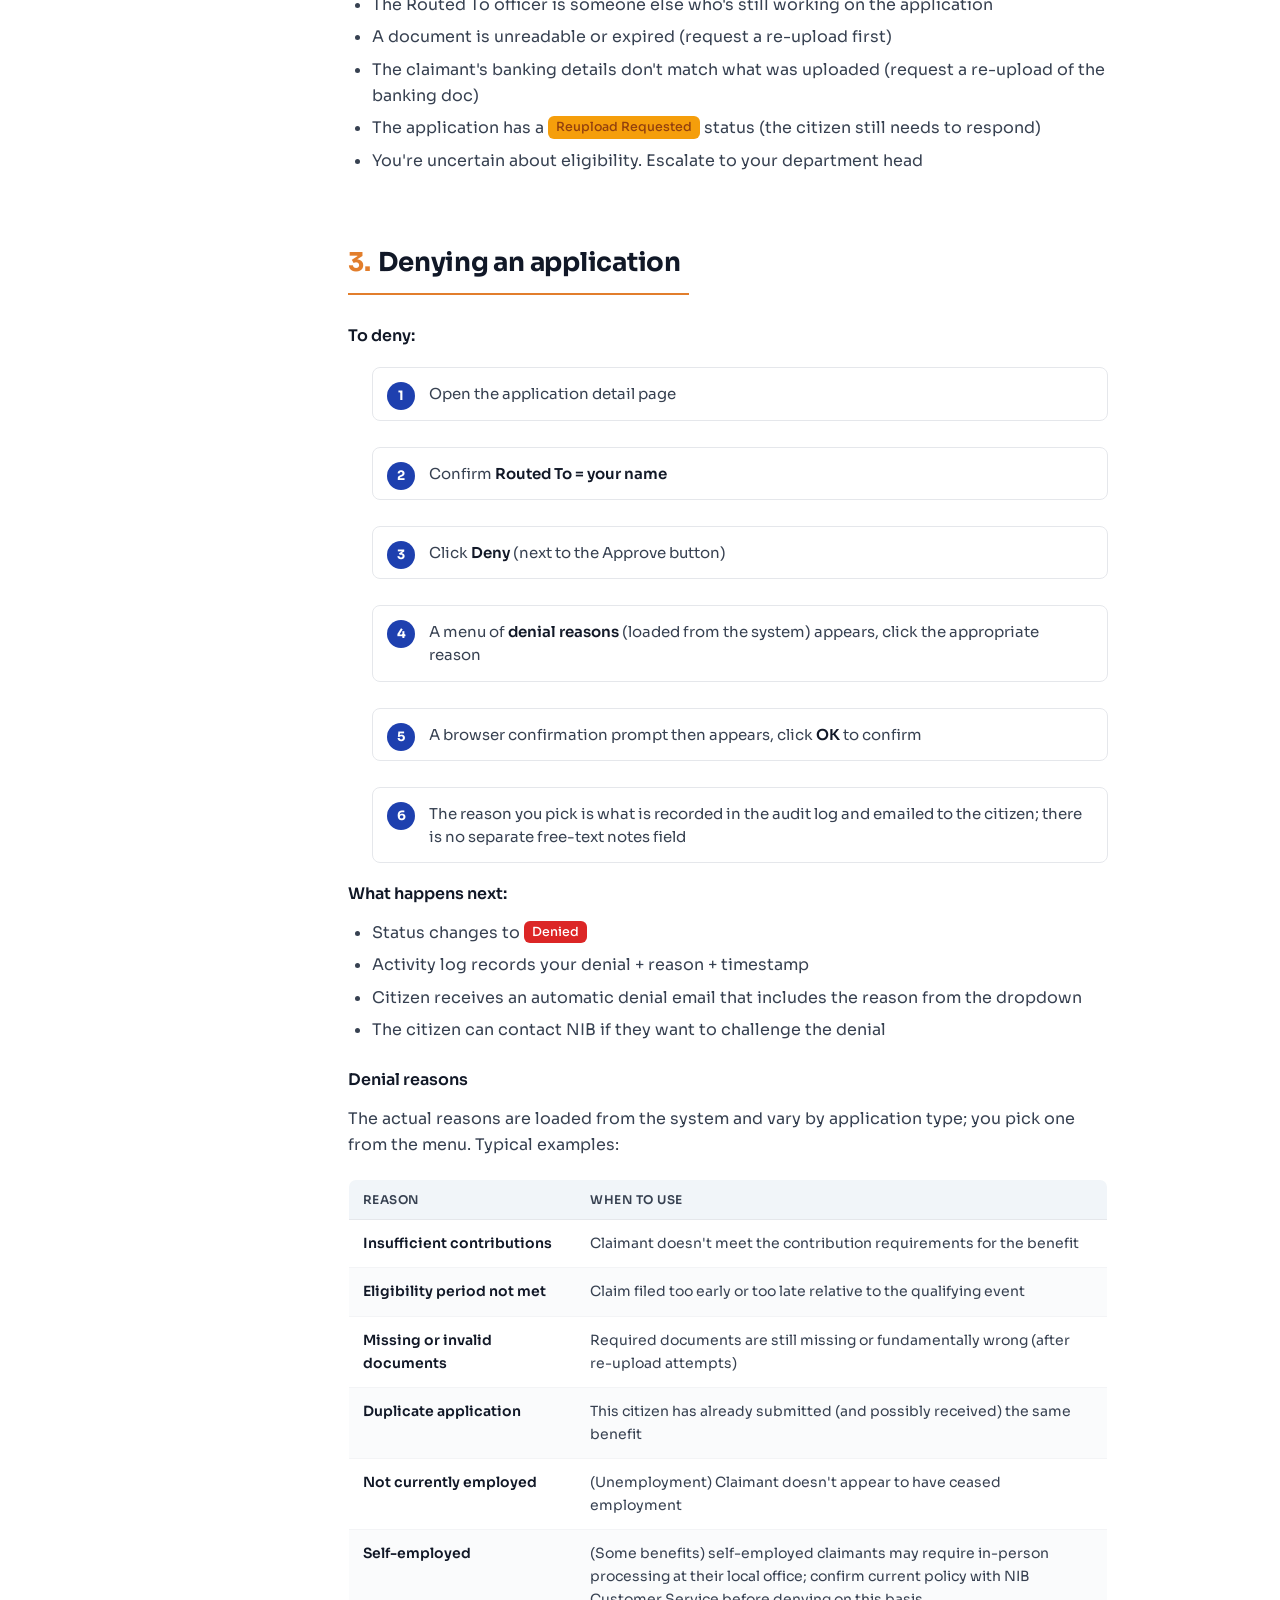
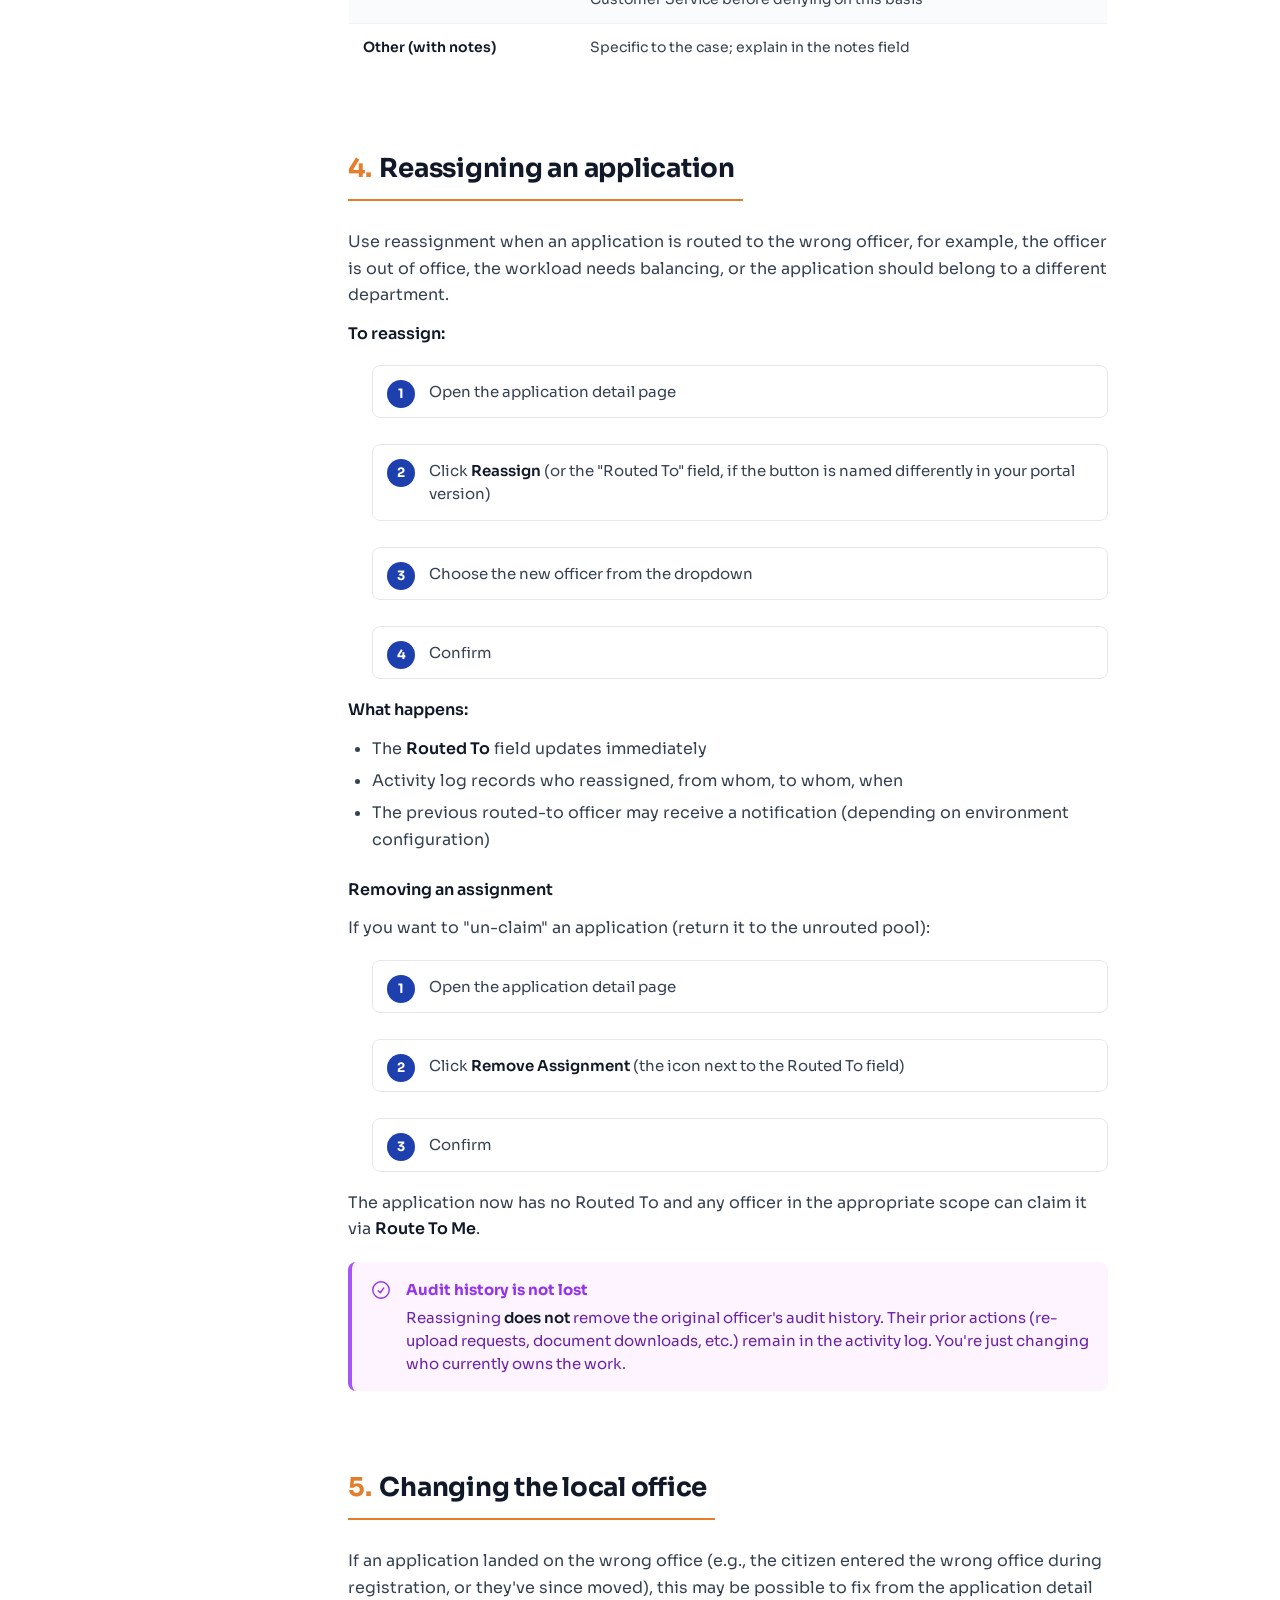
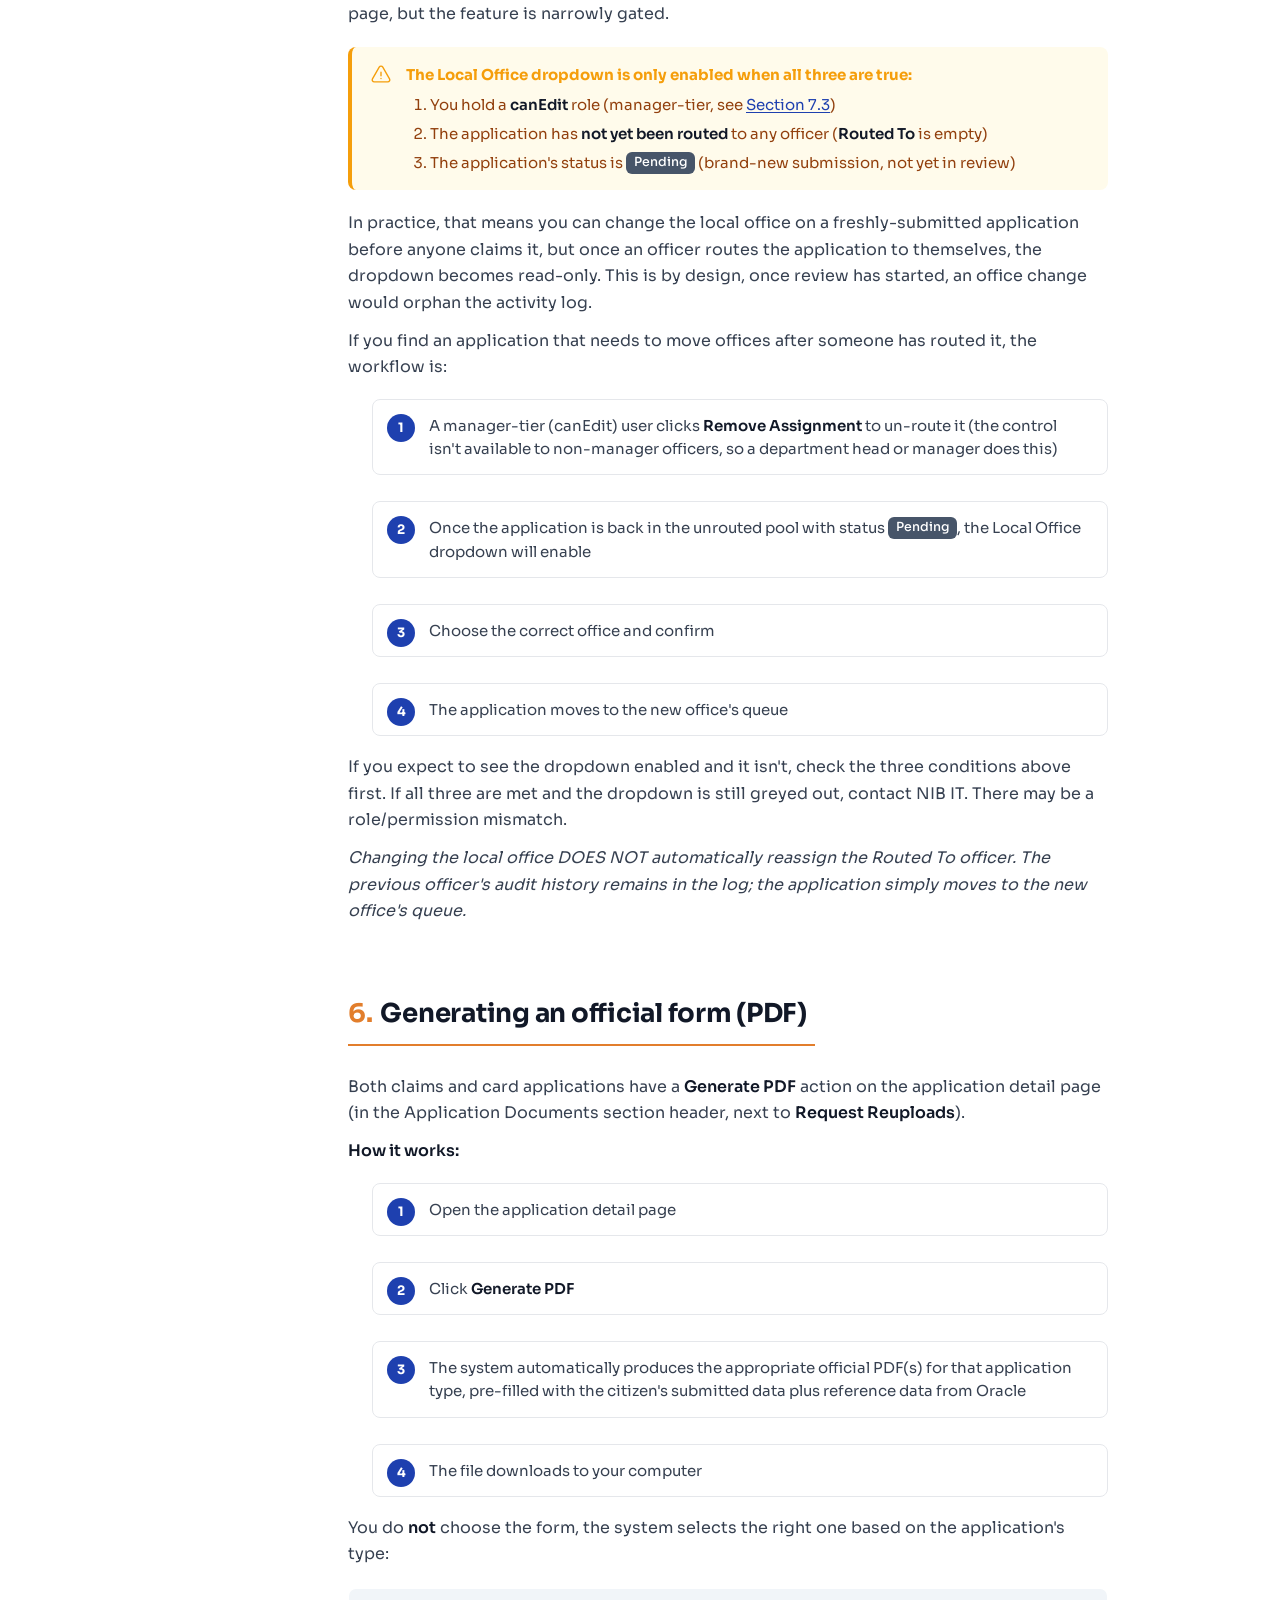
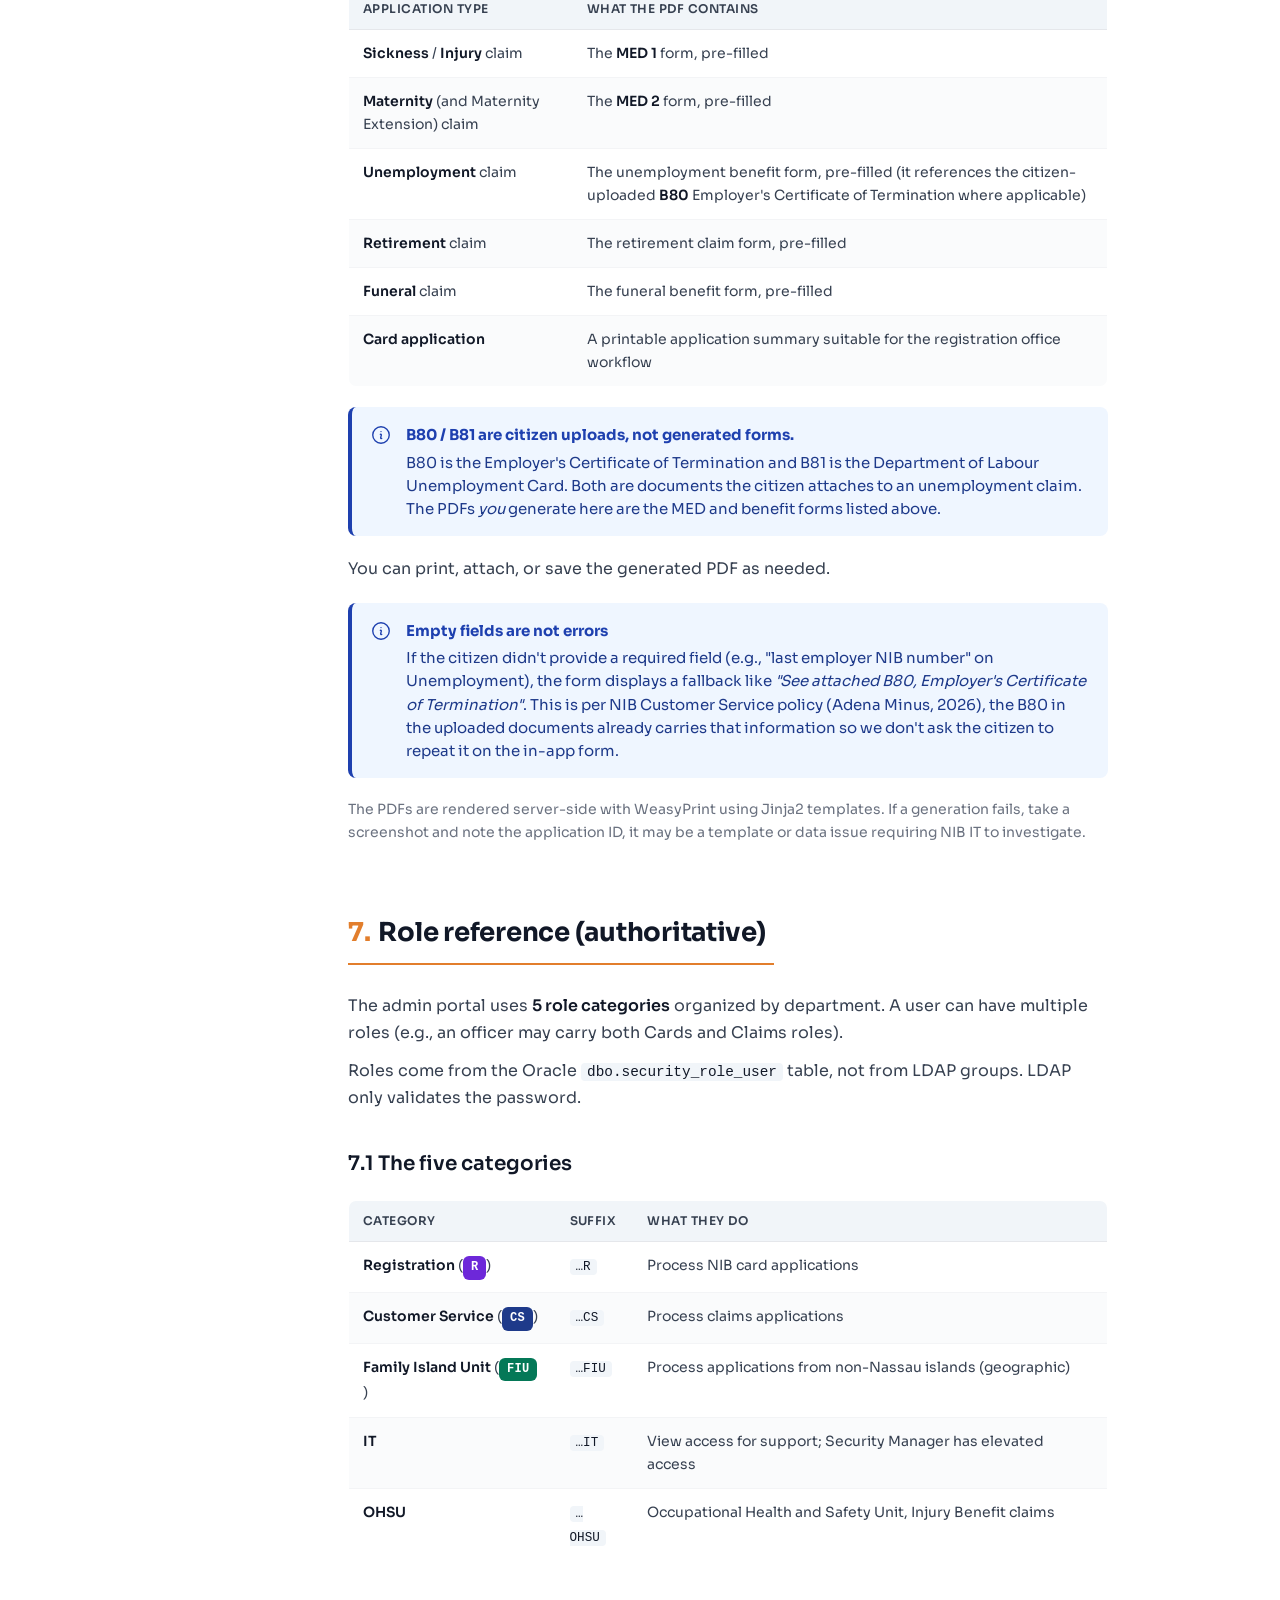
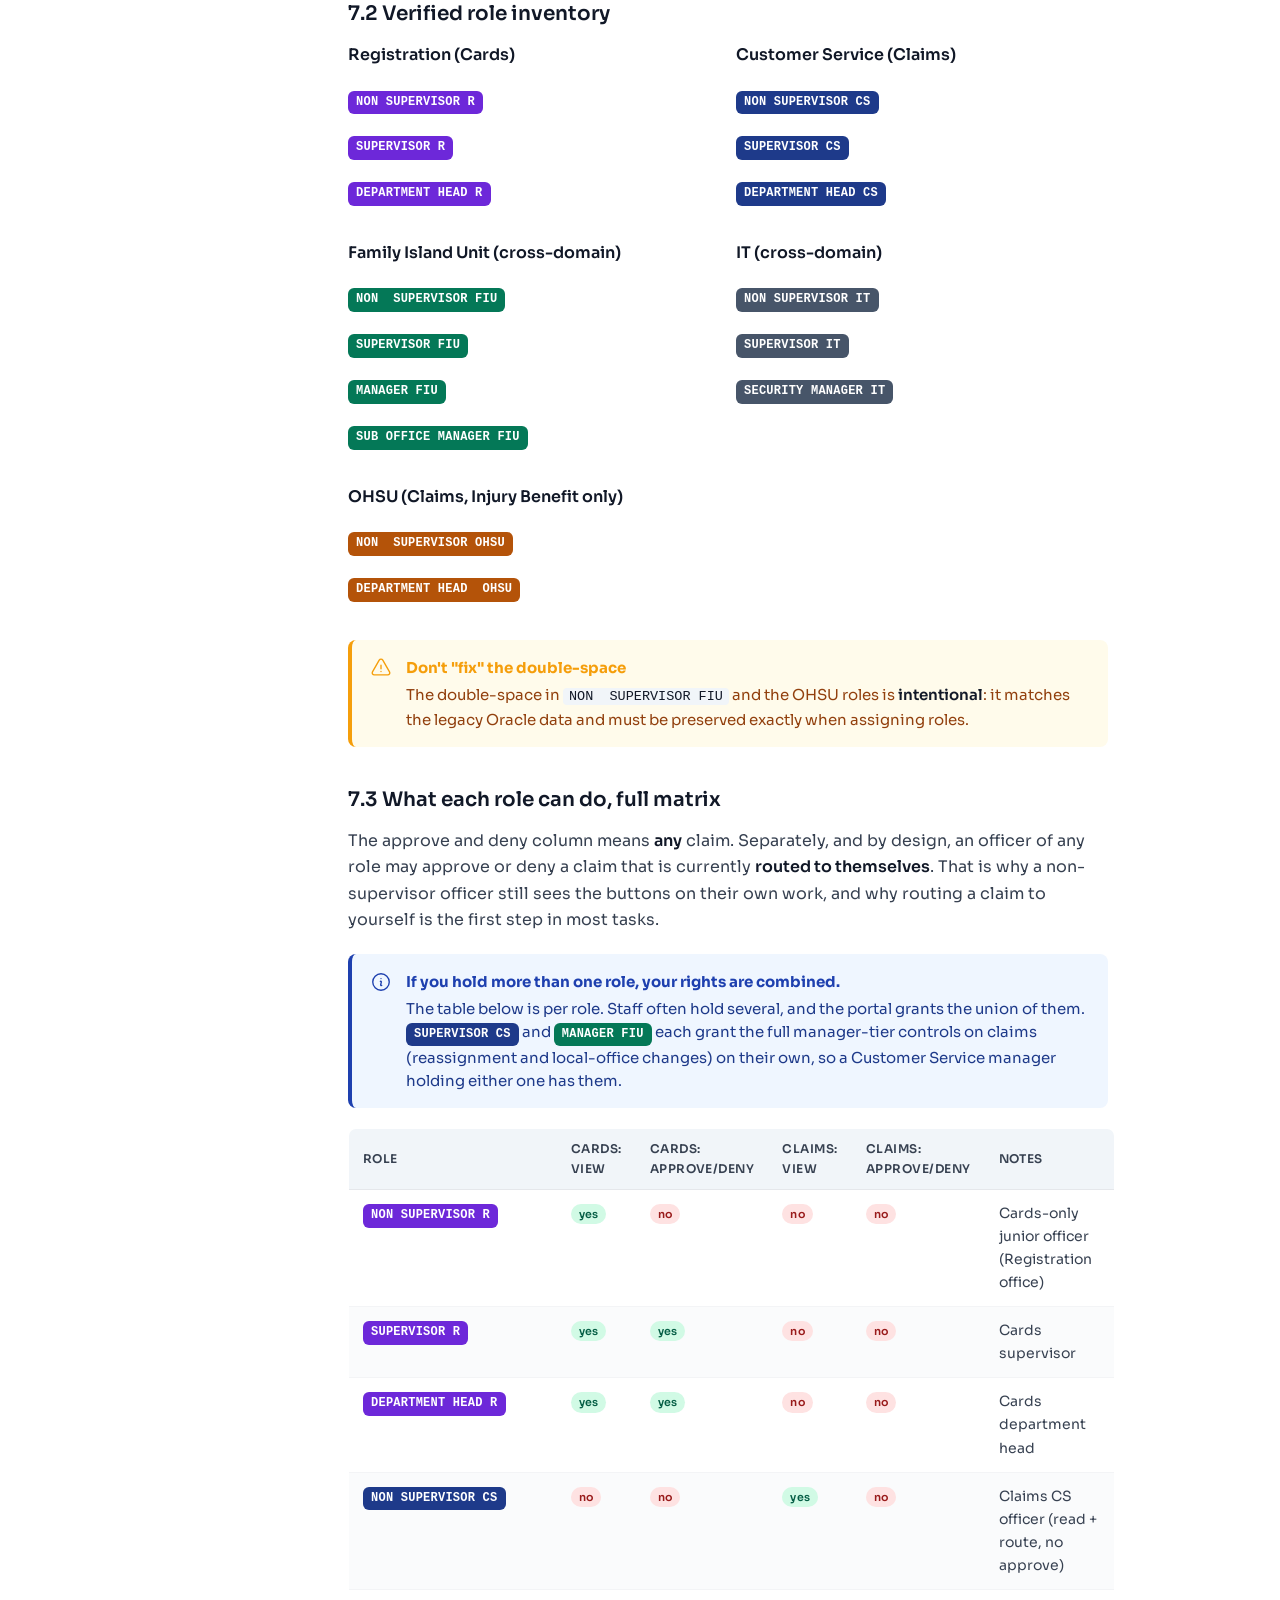
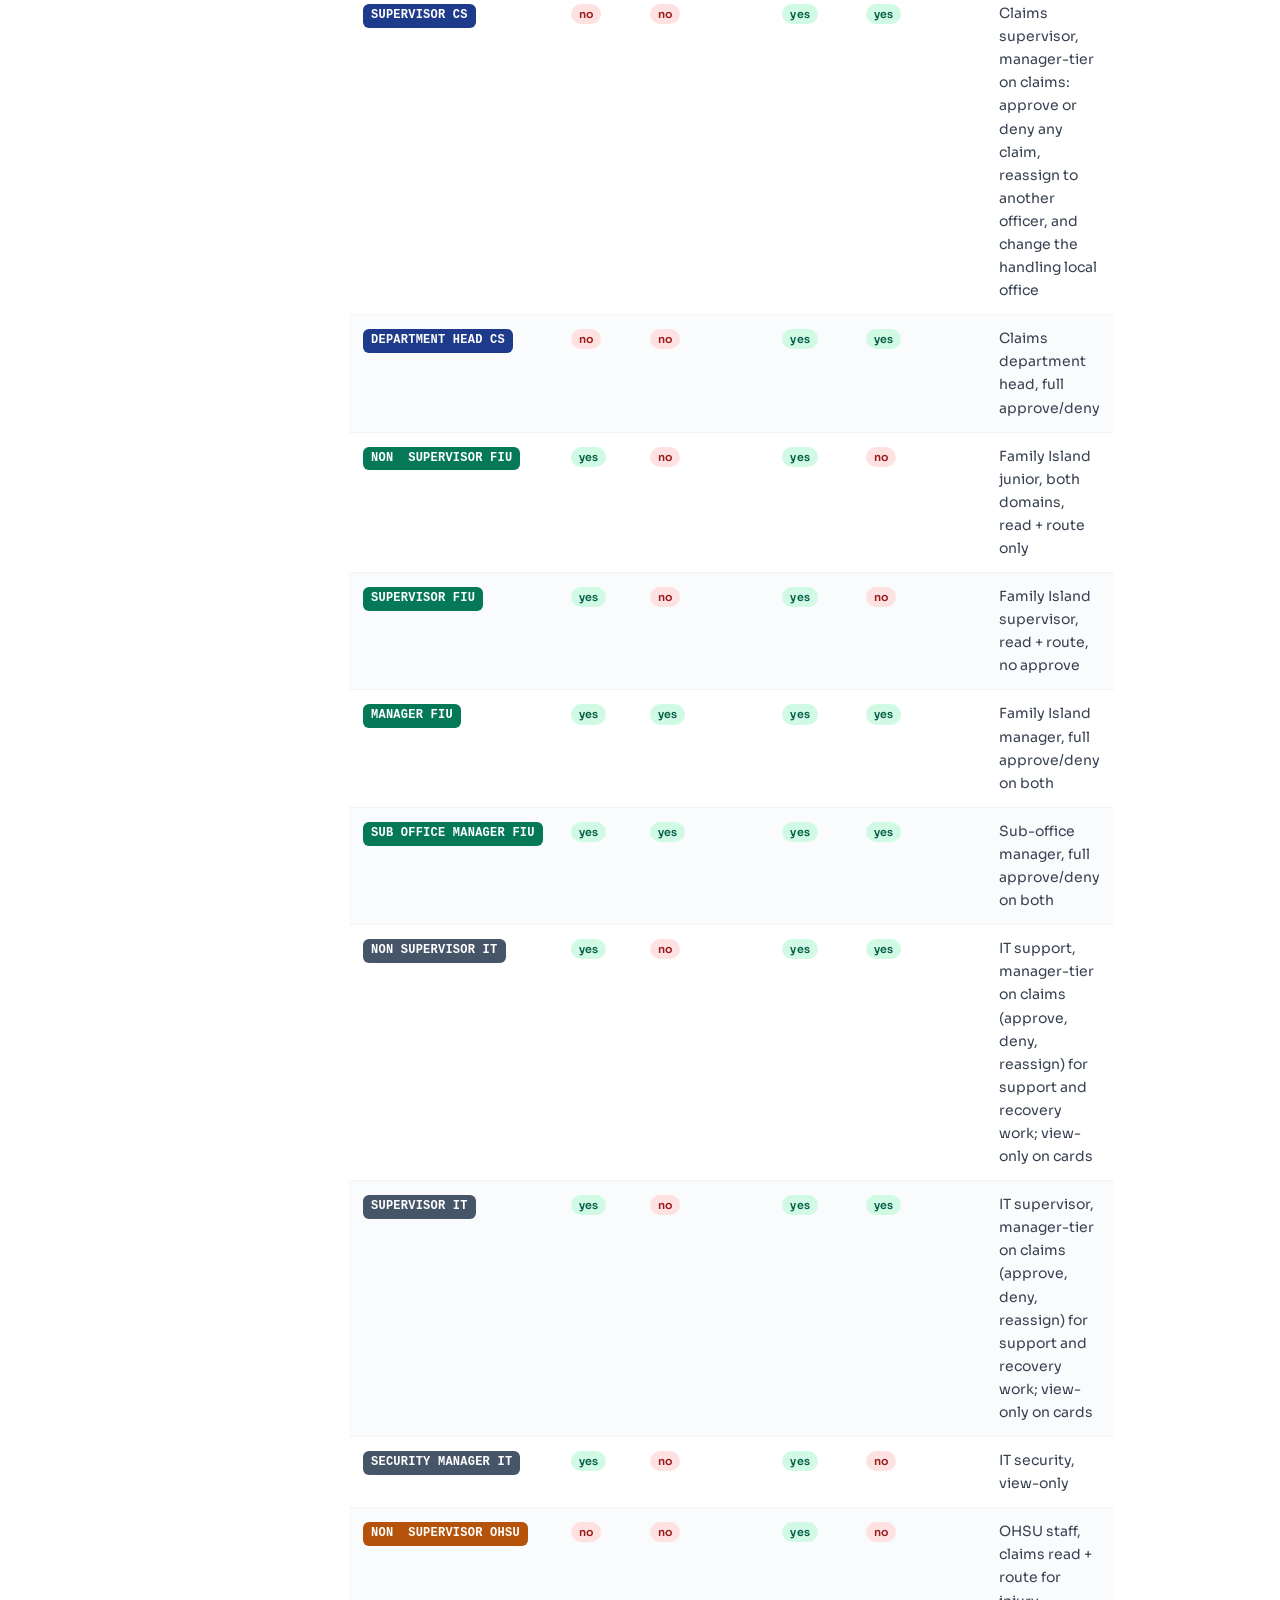
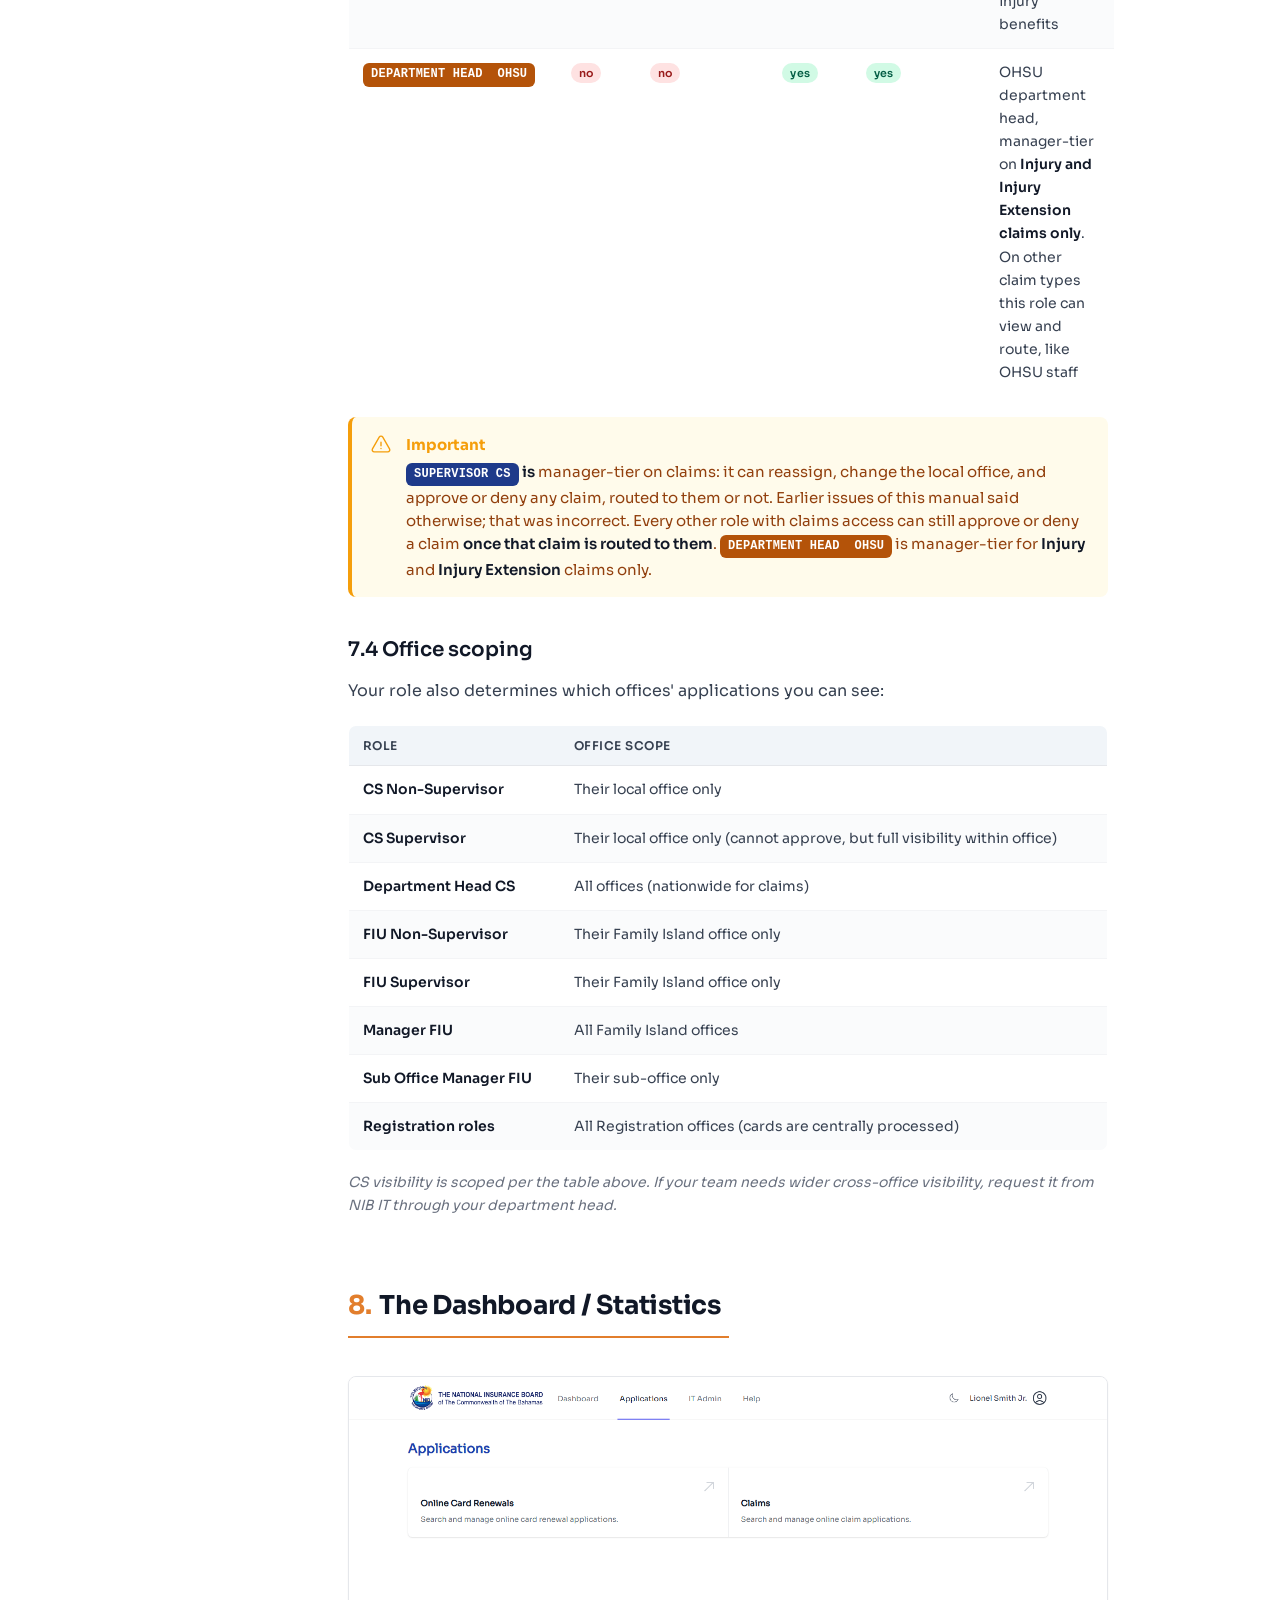
<file: onboarding/docs-site/docs/supervisor-manual-print.html>
<!DOCTYPE html>
<html lang="en">
<head>
<meta charset="UTF-8">
<meta name="viewport" content="width=device-width, initial-scale=1">
<title>Supervisor Manual: NIB Online Portal</title>
<link rel="icon" type="image/png" href="../assets/favicon-32x32.png">
<link rel="stylesheet" href="../colors_and_type.css">
<link rel="stylesheet" href="docs.css">
</head>
<body>

<header class="doc-topbar">
  <div class="doc-topbar__inner">
    <a class="doc-topbar__logo" href="index.html">
      <img src="../assets/nib-logo-no-text.png" alt="NIB">
      <div>
        <div class="doc-topbar__title">NIB Online Portal</div>
        <div class="doc-topbar__sub">Documentation</div>
      </div>
    </a>
    <span class="doc-topbar__audience doc-topbar__audience--super">Supervisor Manual</span>
    <div class="doc-topbar__spacer"></div>
    <nav class="doc-topbar__nav">
      <a href="index.html">Home</a>
      <a href="user-manual.html">User</a>
      <a href="admin-manual.html">Admin</a>
      <a href="supervisor-manual.html" class="is-current">Supervisor</a>
      <a href="storage-brief.html">Storage</a>
    </nav>
  </div>
</header>

<div class="doc-layout">

  <aside class="doc-sidebar">
    <p class="doc-sidebar__title">On this page</p>
    <ul class="doc-sidebar__list">
      <li><a href="#about">About this manual</a></li>
      <li><a href="#quickref">1. Quick reference</a></li>
      <li><a href="#approve">2. Approving</a></li>
      <li><a href="#deny">3. Denying</a></li>
            <li><a href="#reassign">4. Reassigning</a></li>
      <li><a href="#localoffice">5. Changing local office</a></li>
      <li><a href="#pdf">6. Generating an official form</a></li>
      <li><a href="#roles">7. Role reference</a></li>
      <li><a href="#categories" class="lvl-2">7.1 The five categories</a></li>
      <li><a href="#inventory"  class="lvl-2">7.2 Role inventory</a></li>
      <li><a href="#matrix"     class="lvl-2">7.3 Full matrix</a></li>
      <li><a href="#scoping"    class="lvl-2">7.4 Office scoping</a></li>
      <li><a href="#dashboard">8. Dashboard / statistics</a></li>
      <li><a href="#audit">9. Activity log</a></li>
      <li><a href="#issues">10. Common issues</a></li>
      <li><a href="#help">11. Need help?</a></li>
    </ul>
  </aside>

  <main class="doc-main">

    <div class="doc-hero">
      <div class="doc-hero__eyebrow">For Department Heads, Managers &amp; Supervisors</div>
      <h1 class="doc-hero__title">Supervisor Manual</h1>
      <p class="doc-hero__sub">Supervisor-tier workflows on the Admin Portal: approve, deny, reassign, change local office, generate official forms, and the authoritative role-permission matrix.</p>
      <div class="doc-hero__meta">
        <span><strong>Portal:</strong> nibonline-admin.nib-bahamas.com</span>
        <span><strong>Tier:</strong> canEdit</span>
        <span><strong>Version:</strong> 1.1</span>
        <span><strong>Issued:</strong> 2026-08-19</span>
      </div>
    </div>

    <h2 id="about">About this manual</h2>
    <p>This manual covers the supervisor-tier actions on the Admin Portal, the workflows that are reserved for roles with approval authority and office-management responsibility.</p>
    <p><strong>Who should read this:</strong></p>
    <ul>
      <li>Customer Service Department Head (<span class="role role--cs">DEPARTMENT HEAD CS</span>)</li>
      <li>Family Island Unit Manager (<span class="role role--fiu">MANAGER FIU</span>)</li>
      <li>Family Island Unit Sub-Office Manager (<span class="role role--fiu">SUB OFFICE MANAGER FIU</span>)</li>
      <li>Family Island Unit Supervisor (<span class="role role--fiu">SUPERVISOR FIU</span>)</li>
      <li>Customer Service Supervisor (<span class="role role--cs">SUPERVISOR CS</span>)</li>
      <li>OHSU Department Head (<span class="role role--ohsu">DEPARTMENT HEAD&nbsp; OHSU</span>)</li>
      <li>Registration Supervisor and Department Head (<span class="role role--r">SUPERVISOR R</span>, <span class="role role--r">DEPARTMENT HEAD R</span>)</li>
    </ul>
    <div class="callout callout--info">
      <svg class="callout__icon" viewBox="0 0 24 24" fill="none" stroke="currentColor" stroke-width="1.5"><path stroke-linecap="round" stroke-linejoin="round" d="M11.25 11.25l.041-.02a.75.75 0 011.063.852l-.708 2.836a.75.75 0 001.063.853l.041-.021M21 12a9 9 0 11-18 0 9 9 0 0118 0zm-9-3.75h.008v.008H12V8.25z"/></svg>
      <div class="callout__body">
        <span class="callout__title">Prerequisite reading</span>
        Everything in the <a href="admin-manual.html">Admin Manual</a> is a prerequisite, please skim that first if you haven't. This document assumes you can already sign in, find an application, open the detail page, download documents, and request re-uploads.
      </div>
    </div>

    <p><strong>What you'll learn:</strong></p>
    <ul>
      <li>How to approve an application</li>
      <li>How to deny an application with the correct reason</li>
      <li>How to reassign an application from one officer to another</li>
      <li>How to change the local office handling an application</li>
      <li>How to <strong>generate official forms</strong> (the MED 1 / MED 2 medical forms and the other benefit forms) as PDFs</li>
      <li>The complete role reference showing which roles can do what</li>
      <li>How the office-scoping model affects what each role sees</li>
    </ul>

    <h2 id="quickref"><span class="doc-h-num">1.</span>Quick Reference: What You Can Do</h2>
    <p>Your role determines exactly which buttons show up on an application's detail page. The table below summarizes:</p>
    <table>
      <thead><tr><th style="width: 18%">Action</th><th>Cards roles that can do it</th><th>Claims roles that can do it</th></tr></thead>
      <tbody>
        <tr>
          <td><strong>Route To Me</strong></td>
          <td>All roles with cards access</td>
          <td>All roles with claims access</td>
        </tr>
        <tr>
          <td><strong>Reassign / Re-route</strong></td>
          <td><span class="role role--fiu">MANAGER FIU</span>, <span class="role role--fiu">SUB OFFICE MANAGER FIU</span>, <span class="role role--r">SUPERVISOR R</span>, <span class="role role--r">DEPARTMENT HEAD R</span></td>
          <td><span class="role role--cs">SUPERVISOR CS</span>, <span class="role role--cs">DEPARTMENT HEAD CS</span>, <span class="role role--fiu">MANAGER FIU</span>, <span class="role role--fiu">SUB OFFICE MANAGER FIU</span>, and <span class="role role--ohsu">DEPARTMENT HEAD&nbsp; OHSU</span> on Injury claims only</td>
        </tr>
        <tr>
          <td><strong>Request Reupload</strong></td>
          <td>All roles with cards access</td>
          <td>All roles with claims access</td>
        </tr>
        <tr>
          <td><strong>Approve</strong></td>
          <td><span class="role role--r">SUPERVISOR R</span>, <span class="role role--r">DEPARTMENT HEAD R</span>, <span class="role role--fiu">MANAGER FIU</span>, <span class="role role--fiu">SUB OFFICE MANAGER FIU</span></td>
          <td><span class="role role--cs">SUPERVISOR CS</span>, <span class="role role--cs">DEPARTMENT HEAD CS</span>, <span class="role role--fiu">MANAGER FIU</span>, <span class="role role--fiu">SUB OFFICE MANAGER FIU</span>, and <span class="role role--ohsu">DEPARTMENT HEAD&nbsp; OHSU</span> on Injury claims only. Any other role with claims access may approve a claim that is routed to them</td>
        </tr>
        <tr>
          <td><strong>Deny</strong></td>
          <td>(Same as Approve)</td>
          <td>(Same as Approve)</td>
        </tr>
        <tr>
          <td><strong>Change Local Office</strong></td>
          <td>(Same as Approve), and only while application is un-routed and status=<span class="chip-inline chip-inline--pending">Pending</span></td>
          <td>(Same as Approve), and only while application is un-routed and status=<span class="chip-inline chip-inline--pending">Pending</span></td>
        </tr>
        <tr>
          <td><strong>Generate PDF</strong></td>
          <td>All roles with cards access (the system produces the appropriate PDF for that application's type)</td>
          <td>All roles with claims access</td>
        </tr>
        <tr>
          <td><strong>View Dashboard Statistics</strong></td>
          <td>(varies by deployment)</td>
          <td>(varies by deployment)</td>
        </tr>
      </tbody>
    </table>
    <div class="callout callout--info">
      <svg class="callout__icon" viewBox="0 0 24 24" fill="none" stroke="currentColor" stroke-width="1.5"><path stroke-linecap="round" stroke-linejoin="round" d="M11.25 11.25l.041-.02a.75.75 0 011.063.852l-.708 2.836a.75.75 0 001.063.853l.041-.021M21 12a9 9 0 11-18 0 9 9 0 0118 0zm-9-3.75h.008v.008H12V8.25z"/></svg>
      <div class="callout__body">
        <span class="callout__title">Claims and cards have different matrices on purpose.</span>
        <span class="role role--cs">DEPARTMENT HEAD CS</span> can approve claims but cannot approve cards (because cards live in the Registration department). <span class="role role--fiu">MANAGER FIU</span> can approve both. See <a href="#roles">Section 7</a> for the full role reference. If a button you expect to see is missing, it's almost always because your role doesn't include that permission, double-check the role table before assuming there's a bug.
      </div>
    </div>

    <h2 id="approve"><span class="doc-h-num">2.</span>Approving an application</h2>
    <p>Before you can approve, the application must be routed to you (or to someone you have authority to act on behalf of). If it isn't, see <a href="#reassign">Section 4 (Reassignment)</a>.</p>
    <figure class="doc-shot">
      <img src="../../images/admin/06-claims-application-detail.png" alt="A claim detail page showing the Approve and Deny buttons">
      <figcaption>A claim detail page. For supervisor-tier roles the <strong>Approve</strong> and <strong>Deny</strong> buttons sit at the top right, beside the status badge.</figcaption>
    </figure>
    <p><strong>To approve:</strong></p>
    <ol class="steps">
      <li>Open the application detail page from the queue</li>
      <li>Confirm the <strong>Routed To</strong> field shows your name</li>
      <li>Review all the claimant's details, including the <strong>Payment</strong> section (how and where the benefit will be paid), plus the documents and contact information one more time</li>
      <li>Click the <strong>Approve</strong> button (top right of the detail page)</li>
      <li>A browser confirmation prompt appears ("Are you sure you want to approve this application?")</li>
      <li>Click <strong>OK</strong> to confirm</li>
    </ol>
    <p><strong>What happens next:</strong></p>
    <ul>
      <li>The application status changes to <span class="chip-inline chip-inline--approved">Approved</span></li>
      <li>The activity log records your approval with a timestamp</li>
      <li>The citizen receives an automatic approval email</li>
      <li>For claims, downstream payment scheduling picks up the approval (handled outside this portal)</li>
      <li>For cards, the next status is typically <span class="chip-inline chip-inline--info">Ready for Pickup</span>: the card is printed at the central registration office and shipped to the citizen's local office for collection</li>
    </ul>
    <div class="callout callout--danger">
      <svg class="callout__icon" viewBox="0 0 24 24" fill="none" stroke="currentColor" stroke-width="1.5"><path stroke-linecap="round" stroke-linejoin="round" d="M12 9v3.75m-9.303 3.376c-.866 1.5.217 3.374 1.948 3.374h14.71c1.73 0 2.813-1.874 1.948-3.374L13.949 3.378c-.866-1.5-3.032-1.5-3.898 0L2.697 16.126ZM12 15.75h.007v.008H12v-.008Z"/></svg>
      <div class="callout__body">
        <span class="callout__title">Approve is final. There is no undo button.</span>
        If you approve in error, contact NIB IT. The database state can be amended, but the action will be visible in the audit log permanently.
      </div>
    </div>
    <h4>When NOT to approve</h4>
    <ul>
      <li>The Routed To officer is someone else who's still working on the application</li>
      <li>A document is unreadable or expired (request a re-upload first)</li>
      <li>The claimant's banking details don't match what was uploaded (request a re-upload of the banking doc)</li>
      <li>The application has a <span class="chip-inline chip-inline--reupload">Reupload Requested</span> status (the citizen still needs to respond)</li>
      <li>You're uncertain about eligibility. Escalate to your department head</li>
    </ul>

    <h2 id="deny"><span class="doc-h-num">3.</span>Denying an application</h2>
    <p><strong>To deny:</strong></p>
    <ol class="steps">
      <li>Open the application detail page</li>
      <li>Confirm <strong>Routed To = your name</strong></li>
      <li>Click <strong>Deny</strong> (next to the Approve button)</li>
      <li>A menu of <strong>denial reasons</strong> (loaded from the system) appears, click the appropriate reason</li>
      <li>A browser confirmation prompt then appears, click <strong>OK</strong> to confirm</li>
      <li>The reason you pick is what is recorded in the audit log and emailed to the citizen; there is no separate free-text notes field</li>
    </ol>
    <p><strong>What happens next:</strong></p>
    <ul>
      <li>Status changes to <span class="chip-inline chip-inline--denied">Denied</span></li>
      <li>Activity log records your denial + reason + timestamp</li>
      <li>Citizen receives an automatic denial email that includes the reason from the dropdown</li>
      <li>The citizen can contact NIB if they want to challenge the denial</li>
    </ul>
    <h4>Denial reasons</h4>
    <p>The actual reasons are loaded from the system and vary by application type; you pick one from the menu. Typical examples:</p>
    <table>
      <thead><tr><th style="width: 30%">Reason</th><th>When to use</th></tr></thead>
      <tbody>
        <tr><td><strong>Insufficient contributions</strong></td><td>Claimant doesn't meet the contribution requirements for the benefit</td></tr>
        <tr><td><strong>Eligibility period not met</strong></td><td>Claim filed too early or too late relative to the qualifying event</td></tr>
        <tr><td><strong>Missing or invalid documents</strong></td><td>Required documents are still missing or fundamentally wrong (after re-upload attempts)</td></tr>
        <tr><td><strong>Duplicate application</strong></td><td>This citizen has already submitted (and possibly received) the same benefit</td></tr>
        <tr><td><strong>Not currently employed</strong></td><td>(Unemployment) Claimant doesn't appear to have ceased employment</td></tr>
        <tr><td><strong>Self-employed</strong></td><td>(Some benefits) self-employed claimants may require in-person processing at their local office; confirm current policy with NIB Customer Service before denying on this basis</td></tr>
        <tr><td><strong>Other (with notes)</strong></td><td>Specific to the case; explain in the notes field</td></tr>
      </tbody>
    </table>

    <h2 id="reassign"><span class="doc-h-num">4.</span>Reassigning an application</h2>
    <p>Use reassignment when an application is routed to the wrong officer, for example, the officer is out of office, the workload needs balancing, or the application should belong to a different department.</p>
    <p><strong>To reassign:</strong></p>
    <ol class="steps">
      <li>Open the application detail page</li>
      <li>Click <strong>Reassign</strong> (or the "Routed To" field, if the button is named differently in your portal version)</li>
      <li>Choose the new officer from the dropdown</li>
      <li>Confirm</li>
    </ol>
    <p><strong>What happens:</strong></p>
    <ul>
      <li>The <strong>Routed To</strong> field updates immediately</li>
      <li>Activity log records who reassigned, from whom, to whom, when</li>
      <li>The previous routed-to officer may receive a notification (depending on environment configuration)</li>
    </ul>
    <h4>Removing an assignment</h4>
    <p>If you want to "un-claim" an application (return it to the unrouted pool):</p>
    <ol class="steps">
      <li>Open the application detail page</li>
      <li>Click <strong>Remove Assignment</strong> (the icon next to the Routed To field)</li>
      <li>Confirm</li>
    </ol>
    <p>The application now has no Routed To and any officer in the appropriate scope can claim it via <strong>Route To Me</strong>.</p>
    <div class="callout callout--audit">
      <svg class="callout__icon" viewBox="0 0 24 24" fill="none" stroke="currentColor" stroke-width="1.5"><path stroke-linecap="round" stroke-linejoin="round" d="M9 12.75 11.25 15 15 9.75M21 12a9 9 0 1 1-18 0 9 9 0 0 1 18 0Z"/></svg>
      <div class="callout__body">
        <span class="callout__title">Audit history is not lost</span>
        Reassigning <strong>does not</strong> remove the original officer's audit history. Their prior actions (re-upload requests, document downloads, etc.) remain in the activity log. You're just changing who currently owns the work.
      </div>
    </div>

    <h2 id="localoffice"><span class="doc-h-num">5.</span>Changing the local office</h2>
    <p>If an application landed on the wrong office (e.g., the citizen entered the wrong office during registration, or they've since moved), this may be possible to fix from the application detail page, but the feature is narrowly gated.</p>
    <div class="callout callout--warning">
      <svg class="callout__icon" viewBox="0 0 24 24" fill="none" stroke="currentColor" stroke-width="1.5"><path stroke-linecap="round" stroke-linejoin="round" d="M12 9v3.75m-9.303 3.376c-.866 1.5.217 3.374 1.948 3.374h14.71c1.73 0 2.813-1.874 1.948-3.374L13.949 3.378c-.866-1.5-3.032-1.5-3.898 0L2.697 16.126ZM12 15.75h.007v.008H12v-.008Z"/></svg>
      <div class="callout__body">
        <span class="callout__title">The Local Office dropdown is only enabled when all three are true:</span>
        <ol style="margin: 6px 0 0;">
          <li>You hold a <strong>canEdit</strong> role (manager-tier, see <a href="#matrix">Section 7.3</a>)</li>
          <li>The application has <strong>not yet been routed</strong> to any officer (<strong>Routed To</strong> is empty)</li>
          <li>The application's status is <span class="chip-inline chip-inline--pending">Pending</span> (brand-new submission, not yet in review)</li>
        </ol>
      </div>
    </div>
    <p>In practice, that means you can change the local office on a freshly-submitted application before anyone claims it, but once an officer routes the application to themselves, the dropdown becomes read-only. This is by design, once review has started, an office change would orphan the activity log.</p>
    <p>If you find an application that needs to move offices after someone has routed it, the workflow is:</p>
    <ol class="steps">
      <li>A manager-tier (canEdit) user clicks <strong>Remove Assignment</strong> to un-route it (the control isn't available to non-manager officers, so a department head or manager does this)</li>
      <li>Once the application is back in the unrouted pool with status <span class="chip-inline chip-inline--pending">Pending</span>, the Local Office dropdown will enable</li>
      <li>Choose the correct office and confirm</li>
      <li>The application moves to the new office's queue</li>
    </ol>
    <p>If you expect to see the dropdown enabled and it isn't, check the three conditions above first. If all three are met and the dropdown is still greyed out, contact NIB IT. There may be a role/permission mismatch.</p>
    <p><em>Changing the local office DOES NOT automatically reassign the Routed To officer. The previous officer's audit history remains in the log; the application simply moves to the new office's queue.</em></p>

    <h2 id="pdf"><span class="doc-h-num">6.</span>Generating an official form (PDF)</h2>
    <p>Both claims and card applications have a <strong>Generate PDF</strong> action on the application detail page (in the Application Documents section header, next to <strong>Request Reuploads</strong>).</p>
    <p><strong>How it works:</strong></p>
    <ol class="steps">
      <li>Open the application detail page</li>
      <li>Click <strong>Generate PDF</strong></li>
      <li>The system automatically produces the appropriate official PDF(s) for that application type, pre-filled with the citizen's submitted data plus reference data from Oracle</li>
      <li>The file downloads to your computer</li>
    </ol>
    <p>You do <strong>not</strong> choose the form, the system selects the right one based on the application's type:</p>
    <table>
      <thead><tr><th>Application type</th><th>What the PDF contains</th></tr></thead>
      <tbody>
        <tr><td><strong>Sickness</strong> / <strong>Injury</strong> claim</td><td>The <strong>MED 1</strong> form, pre-filled</td></tr>
        <tr><td><strong>Maternity</strong> (and Maternity Extension) claim</td><td>The <strong>MED 2</strong> form, pre-filled</td></tr>
        <tr><td><strong>Unemployment</strong> claim</td><td>The unemployment benefit form, pre-filled (it references the citizen-uploaded <strong>B80</strong> Employer's Certificate of Termination where applicable)</td></tr>
        <tr><td><strong>Retirement</strong> claim</td><td>The retirement claim form, pre-filled</td></tr>
        <tr><td><strong>Funeral</strong> claim</td><td>The funeral benefit form, pre-filled</td></tr>
        <tr><td><strong>Card application</strong></td><td>A printable application summary suitable for the registration office workflow</td></tr>
      </tbody>
    </table>
    <div class="callout callout--info">
      <svg class="callout__icon" viewBox="0 0 24 24" fill="none" stroke="currentColor" stroke-width="1.5"><path stroke-linecap="round" stroke-linejoin="round" d="M11.25 11.25l.041-.02a.75.75 0 011.063.852l-.708 2.836a.75.75 0 001.063.853l.041-.021M21 12a9 9 0 11-18 0 9 9 0 0118 0zm-9-3.75h.008v.008H12V8.25z"/></svg>
      <div class="callout__body">
        <span class="callout__title">B80 / B81 are citizen uploads, not generated forms.</span>
        B80 is the Employer's Certificate of Termination and B81 is the Department of Labour Unemployment Card. Both are documents the citizen attaches to an unemployment claim. The PDFs <em>you</em> generate here are the MED and benefit forms listed above.
      </div>
    </div>
    <p>You can print, attach, or save the generated PDF as needed.</p>
    <div class="callout callout--info">
      <svg class="callout__icon" viewBox="0 0 24 24" fill="none" stroke="currentColor" stroke-width="1.5"><path stroke-linecap="round" stroke-linejoin="round" d="M11.25 11.25l.041-.02a.75.75 0 011.063.852l-.708 2.836a.75.75 0 001.063.853l.041-.021M21 12a9 9 0 11-18 0 9 9 0 0118 0zm-9-3.75h.008v.008H12V8.25z"/></svg>
      <div class="callout__body">
        <span class="callout__title">Empty fields are not errors</span>
        If the citizen didn't provide a required field (e.g., "last employer NIB number" on Unemployment), the form displays a fallback like <em>"See attached B80, Employer's Certificate of Termination"</em>. This is per NIB Customer Service policy (Adena Minus, 2026), the B80 in the uploaded documents already carries that information so we don't ask the citizen to repeat it on the in-app form.
      </div>
    </div>
    <p style="font-size: 14px; color: var(--fg-3);">The PDFs are rendered server-side with WeasyPrint using Jinja2 templates. If a generation fails, take a screenshot and note the application ID, it may be a template or data issue requiring NIB IT to investigate.</p>

    <h2 id="roles"><span class="doc-h-num">7.</span>Role reference (authoritative)</h2>
    <p>The admin portal uses <strong>5 role categories</strong> organized by department. A user can have multiple roles (e.g., an officer may carry both Cards and Claims roles).</p>
    <p>Roles come from the Oracle <code>dbo.security_role_user</code> table, not from LDAP groups. LDAP only validates the password.</p>

    <h3 id="categories">7.1 The five categories</h3>
    <table>
      <thead><tr><th>Category</th><th>Suffix</th><th>What they do</th></tr></thead>
      <tbody>
        <tr><td><strong>Registration</strong> (<span class="role role--r">R</span>)</td><td><code>…R</code></td><td>Process NIB card applications</td></tr>
        <tr><td><strong>Customer Service</strong> (<span class="role role--cs">CS</span>)</td><td><code>…CS</code></td><td>Process claims applications</td></tr>
        <tr><td><strong>Family Island Unit</strong> (<span class="role role--fiu">FIU</span>)</td><td><code>…FIU</code></td><td>Process applications from non-Nassau islands (geographic)</td></tr>
        <tr><td><strong>IT</strong></td><td><code>…IT</code></td><td>View access for support; Security Manager has elevated access</td></tr>
        <tr><td><strong>OHSU</strong></td><td><code>…OHSU</code></td><td>Occupational Health and Safety Unit, Injury Benefit claims</td></tr>
      </tbody>
    </table>

    <h3 id="inventory">7.2 Verified role inventory</h3>
    <div style="display: grid; grid-template-columns: 1fr 1fr; gap: 16px;">
      <div>
        <h4 style="margin-top: 0;">Registration (Cards)</h4>
        <ul style="list-style: none; padding: 0; display: flex; flex-direction: column; gap: 6px;">
          <li><span class="role role--r">NON SUPERVISOR R</span></li>
          <li><span class="role role--r">SUPERVISOR R</span></li>
          <li><span class="role role--r">DEPARTMENT HEAD R</span></li>
        </ul>
      </div>
      <div>
        <h4 style="margin-top: 0;">Customer Service (Claims)</h4>
        <ul style="list-style: none; padding: 0; display: flex; flex-direction: column; gap: 6px;">
          <li><span class="role role--cs">NON SUPERVISOR CS</span></li>
          <li><span class="role role--cs">SUPERVISOR CS</span></li>
          <li><span class="role role--cs">DEPARTMENT HEAD CS</span></li>
        </ul>
      </div>
      <div>
        <h4 style="margin-top: 0;">Family Island Unit (cross-domain)</h4>
        <ul style="list-style: none; padding: 0; display: flex; flex-direction: column; gap: 6px;">
          <li><span class="role role--fiu">NON&nbsp; SUPERVISOR FIU</span></li>
          <li><span class="role role--fiu">SUPERVISOR FIU</span></li>
          <li><span class="role role--fiu">MANAGER FIU</span></li>
          <li><span class="role role--fiu">SUB OFFICE MANAGER FIU</span></li>
        </ul>
      </div>
      <div>
        <h4 style="margin-top: 0;">IT (cross-domain)</h4>
        <ul style="list-style: none; padding: 0; display: flex; flex-direction: column; gap: 6px;">
          <li><span class="role role--it">NON SUPERVISOR IT</span></li>
          <li><span class="role role--it">SUPERVISOR IT</span></li>
          <li><span class="role role--it">SECURITY MANAGER IT</span></li>
        </ul>
      </div>
      <div>
        <h4 style="margin-top: 0;">OHSU (Claims, Injury Benefit only)</h4>
        <ul style="list-style: none; padding: 0; display: flex; flex-direction: column; gap: 6px;">
          <li><span class="role role--ohsu">NON&nbsp; SUPERVISOR OHSU</span></li>
          <li><span class="role role--ohsu">DEPARTMENT HEAD&nbsp; OHSU</span></li>
        </ul>
      </div>
    </div>
    <div class="callout callout--warning">
      <svg class="callout__icon" viewBox="0 0 24 24" fill="none" stroke="currentColor" stroke-width="1.5"><path stroke-linecap="round" stroke-linejoin="round" d="M12 9v3.75m-9.303 3.376c-.866 1.5.217 3.374 1.948 3.374h14.71c1.73 0 2.813-1.874 1.948-3.374L13.949 3.378c-.866-1.5-3.032-1.5-3.898 0L2.697 16.126ZM12 15.75h.007v.008H12v-.008Z"/></svg>
      <div class="callout__body">
        <span class="callout__title">Don't "fix" the double-space</span>
        The double-space in <code>NON&nbsp; SUPERVISOR FIU</code> and the OHSU roles is <strong>intentional</strong>: it matches the legacy Oracle data and must be preserved exactly when assigning roles.
      </div>
    </div>

    <h3 id="matrix">7.3 What each role can do, full matrix</h3>
    <p class="note">The approve and deny column means <strong>any</strong> claim. Separately, and by
    design, an officer of any role may approve or deny a claim that is currently <strong>routed to
    themselves</strong>. That is why a non-supervisor officer still sees the buttons on their own
    work, and why routing a claim to yourself is the first step in most tasks.</p>
    <div class="callout callout--info">
      <svg class="callout__icon" viewBox="0 0 24 24" fill="none" stroke="currentColor" stroke-width="1.5"><path stroke-linecap="round" stroke-linejoin="round" d="M11.25 11.25l.041-.02a.75.75 0 011.063.852l-.708 2.836a.75.75 0 001.063.853l.041-.021M21 12a9 9 0 11-18 0 9 9 0 0118 0zm-9-3.75h.008v.008H12V8.25z"/></svg>
      <div class="callout__body">
        <span class="callout__title">If you hold more than one role, your rights are combined.</span>
        The table below is per role. Staff often hold several, and the portal grants the union of them. <span class="role role--cs">SUPERVISOR CS</span> and <span class="role role--fiu">MANAGER FIU</span> each grant the full manager-tier controls on claims (reassignment and local-office changes) on their own, so a Customer Service manager holding either one has them.
      </div>
    </div>
    <table>
      <thead>
        <tr>
          <th>Role</th>
          <th>Cards: view</th>
          <th>Cards: approve/deny</th>
          <th>Claims: view</th>
          <th>Claims: approve/deny</th>
          <th>Notes</th>
        </tr>
      </thead>
      <tbody>
        <tr><td><span class="role role--r">NON SUPERVISOR R</span></td>
          <td><span class="yn yn--yes">yes</span></td><td><span class="yn yn--no">no</span></td>
          <td><span class="yn yn--no">no</span></td><td><span class="yn yn--no">no</span></td>
          <td>Cards-only junior officer (Registration office)</td></tr>
        <tr><td><span class="role role--r">SUPERVISOR R</span></td>
          <td><span class="yn yn--yes">yes</span></td><td><span class="yn yn--yes">yes</span></td>
          <td><span class="yn yn--no">no</span></td><td><span class="yn yn--no">no</span></td>
          <td>Cards supervisor</td></tr>
        <tr><td><span class="role role--r">DEPARTMENT HEAD R</span></td>
          <td><span class="yn yn--yes">yes</span></td><td><span class="yn yn--yes">yes</span></td>
          <td><span class="yn yn--no">no</span></td><td><span class="yn yn--no">no</span></td>
          <td>Cards department head</td></tr>
        <tr><td><span class="role role--cs">NON SUPERVISOR CS</span></td>
          <td><span class="yn yn--no">no</span></td><td><span class="yn yn--no">no</span></td>
          <td><span class="yn yn--yes">yes</span></td><td><span class="yn yn--no">no</span></td>
          <td>Claims CS officer (read + route, no approve)</td></tr>
        <tr><td><span class="role role--cs">SUPERVISOR CS</span></td>
          <td><span class="yn yn--no">no</span></td><td><span class="yn yn--no">no</span></td>
          <td><span class="yn yn--yes">yes</span></td><td><span class="yn yn--yes">yes</span></td>
          <td>Claims supervisor, manager-tier on claims: approve or deny any claim, reassign to another officer, and change the handling local office</td></tr>
        <tr><td><span class="role role--cs">DEPARTMENT HEAD CS</span></td>
          <td><span class="yn yn--no">no</span></td><td><span class="yn yn--no">no</span></td>
          <td><span class="yn yn--yes">yes</span></td><td><span class="yn yn--yes">yes</span></td>
          <td>Claims department head, full approve/deny</td></tr>
        <tr><td><span class="role role--fiu">NON&nbsp; SUPERVISOR FIU</span></td>
          <td><span class="yn yn--yes">yes</span></td><td><span class="yn yn--no">no</span></td>
          <td><span class="yn yn--yes">yes</span></td><td><span class="yn yn--no">no</span></td>
          <td>Family Island junior, both domains, read + route only</td></tr>
        <tr><td><span class="role role--fiu">SUPERVISOR FIU</span></td>
          <td><span class="yn yn--yes">yes</span></td><td><span class="yn yn--no">no</span></td>
          <td><span class="yn yn--yes">yes</span></td><td><span class="yn yn--no">no</span></td>
          <td>Family Island supervisor, read + route, no approve</td></tr>
        <tr><td><span class="role role--fiu">MANAGER FIU</span></td>
          <td><span class="yn yn--yes">yes</span></td><td><span class="yn yn--yes">yes</span></td>
          <td><span class="yn yn--yes">yes</span></td><td><span class="yn yn--yes">yes</span></td>
          <td>Family Island manager, full approve/deny on both</td></tr>
        <tr><td><span class="role role--fiu">SUB OFFICE MANAGER FIU</span></td>
          <td><span class="yn yn--yes">yes</span></td><td><span class="yn yn--yes">yes</span></td>
          <td><span class="yn yn--yes">yes</span></td><td><span class="yn yn--yes">yes</span></td>
          <td>Sub-office manager, full approve/deny on both</td></tr>
        <tr><td><span class="role role--it">NON SUPERVISOR IT</span></td>
          <td><span class="yn yn--yes">yes</span></td><td><span class="yn yn--no">no</span></td>
          <td><span class="yn yn--yes">yes</span></td><td><span class="yn yn--yes">yes</span></td>
          <td>IT support, manager-tier on claims (approve, deny, reassign) for support and recovery work; view-only on cards</td></tr>
        <tr><td><span class="role role--it">SUPERVISOR IT</span></td>
          <td><span class="yn yn--yes">yes</span></td><td><span class="yn yn--no">no</span></td>
          <td><span class="yn yn--yes">yes</span></td><td><span class="yn yn--yes">yes</span></td>
          <td>IT supervisor, manager-tier on claims (approve, deny, reassign) for support and recovery work; view-only on cards</td></tr>
        <tr><td><span class="role role--it">SECURITY MANAGER IT</span></td>
          <td><span class="yn yn--yes">yes</span></td><td><span class="yn yn--no">no</span></td>
          <td><span class="yn yn--yes">yes</span></td><td><span class="yn yn--no">no</span></td>
          <td>IT security, view-only</td></tr>
        <tr><td><span class="role role--ohsu">NON&nbsp; SUPERVISOR OHSU</span></td>
          <td><span class="yn yn--no">no</span></td><td><span class="yn yn--no">no</span></td>
          <td><span class="yn yn--yes">yes</span></td><td><span class="yn yn--no">no</span></td>
          <td>OHSU staff, claims read + route for injury benefits</td></tr>
        <tr><td><span class="role role--ohsu">DEPARTMENT HEAD&nbsp; OHSU</span></td>
          <td><span class="yn yn--no">no</span></td><td><span class="yn yn--no">no</span></td>
          <td><span class="yn yn--yes">yes</span></td><td><span class="yn yn--yes">yes</span></td>
          <td>OHSU department head, manager-tier on <strong>Injury and Injury Extension claims only</strong>. On other claim types this role can view and route, like OHSU staff</td></tr>
      </tbody>
    </table>
    <div class="callout callout--warning">
      <svg class="callout__icon" viewBox="0 0 24 24" fill="none" stroke="currentColor" stroke-width="1.5"><path stroke-linecap="round" stroke-linejoin="round" d="M12 9v3.75m-9.303 3.376c-.866 1.5.217 3.374 1.948 3.374h14.71c1.73 0 2.813-1.874 1.948-3.374L13.949 3.378c-.866-1.5-3.032-1.5-3.898 0L2.697 16.126ZM12 15.75h.007v.008H12v-.008Z"/></svg>
      <div class="callout__body">
        <span class="callout__title">Important</span>
        <span class="role role--cs">SUPERVISOR CS</span> <strong>is</strong> manager-tier on claims: it can reassign, change the local office, and approve or deny any claim, routed to them or not. Earlier issues of this manual said otherwise; that was incorrect. Every other role with claims access can still approve or deny a claim <strong>once that claim is routed to them</strong>. <span class="role role--ohsu">DEPARTMENT HEAD&nbsp; OHSU</span> is manager-tier for <strong>Injury</strong> and <strong>Injury Extension</strong> claims only.
      </div>
    </div>

    <h3 id="scoping">7.4 Office scoping</h3>
    <p>Your role also determines which offices' applications you can see:</p>
    <table>
      <thead><tr><th>Role</th><th>Office scope</th></tr></thead>
      <tbody>
        <tr><td><strong>CS Non-Supervisor</strong></td><td>Their local office only</td></tr>
        <tr><td><strong>CS Supervisor</strong></td><td>Their local office only (cannot approve, but full visibility within office)</td></tr>
        <tr><td><strong>Department Head CS</strong></td><td>All offices (nationwide for claims)</td></tr>
        <tr><td><strong>FIU Non-Supervisor</strong></td><td>Their Family Island office only</td></tr>
        <tr><td><strong>FIU Supervisor</strong></td><td>Their Family Island office only</td></tr>
        <tr><td><strong>Manager FIU</strong></td><td>All Family Island offices</td></tr>
        <tr><td><strong>Sub Office Manager FIU</strong></td><td>Their sub-office only</td></tr>
        <tr><td><strong>Registration roles</strong></td><td>All Registration offices (cards are centrally processed)</td></tr>
      </tbody>
    </table>
    <p style="font-size: 14px; color: var(--fg-3); font-style: italic;">CS visibility is scoped per the table above. If your team needs wider cross-office visibility, request it from NIB IT through your department head.</p>

    <h2 id="dashboard"><span class="doc-h-num">8.</span>The Dashboard / Statistics</h2>
    <figure class="doc-shot">
      <img src="../../images/admin/03-dashboard.png" alt="The Dashboard tab showing aggregate statistics">
      <figcaption>The Dashboard tab: aggregate statistics for the scope your role can see.</figcaption>
    </figure>
    <p>The <strong>Dashboard</strong> tab in the top nav is where aggregate statistics for your scope render. Depending on your role and current deployment, you may see widgets such as:</p>
    <ul>
      <li>Pending review count (in your scope)</li>
      <li>Applications routed to you</li>
      <li>Approval / denial counts for the current period</li>
      <li>Average processing time</li>
    </ul>
    <p>Department Heads see office-wide stats. Managers see Family Island Unit stats. CS Officers see their own caseload.</p>
    <p style="font-size: 14px; color: var(--fg-3);">The dashboard statistics view is being expanded as part of the post-launch initiatives. If you need specific reports that aren't visible, contact NIB IT to request them.</p>

    <h2 id="audit"><span class="doc-h-num">9.</span>The Activity Log: Audit Trail</h2>
    <p>Every action you take (approval, denial, reassignment, local-office change, etc.) is logged with a timestamp and your username. The activity log on each application's detail page is the <strong>regulatory audit trail</strong>, not just a UI convenience.</p>
    <div class="callout callout--audit">
      <svg class="callout__icon" viewBox="0 0 24 24" fill="none" stroke="currentColor" stroke-width="1.5"><path stroke-linecap="round" stroke-linejoin="round" d="M9 12.75 11.25 15 15 9.75M21 12a9 9 0 1 1-18 0 9 9 0 0 1 18 0Z"/></svg>
      <div class="callout__body">
        <span class="callout__title">When acting</span>
        <ul style="margin: 6px 0 0; padding-left: 20px;">
          <li><strong>Be deliberate.</strong> Every action is permanently recorded.</li>
          <li><strong>Use notes fields</strong> where available, your reasoning can help others (including future you) understand the action months later.</li>
          <li>If you take an action you regret, do <strong>NOT</strong> try to hide it. Contact NIB IT to amend the database state if needed; the original action remains in the log.</li>
        </ul>
      </div>
    </div>
    <p><strong>When reviewing:</strong></p>
    <ul>
      <li>Always read the activity log before approving or denying.</li>
      <li>The log may show that a previous officer requested a re-upload that the citizen is still working on.</li>
      <li>The log may show that a different department head previously denied, escalate to determine if anything has changed.</li>
    </ul>

    <h2 id="issues"><span class="doc-h-num">10.</span>Common issues</h2>
    <table>
      <thead><tr><th style="width: 38%">Issue</th><th>What to do</th></tr></thead>
      <tbody>
        <tr><td>The Approve button isn't showing</td><td>Either you're not the Routed To officer, OR your role doesn't include approve rights for this application's domain. Cross-check the <a href="#matrix">role matrix</a>.</td></tr>
        <tr><td>I approved by mistake</td><td>Contact NIB IT. The action is permanent in the log; the database state may be amendable but not the audit trail.</td></tr>
        <tr><td>The denial reason dropdown is empty</td><td>Refresh the page. If it's still empty, contact NIB IT.</td></tr>
        <tr><td>Reassign dropdown doesn't show the officer I want</td><td>The officer may not have the appropriate role for this domain, OR they're in a different local office than this application.</td></tr>
        <tr><td>I want to see ALL offices' applications, not just mine</td><td>Your role's <a href="#scoping">office scope</a> limits visibility. If you should have nationwide access, request a role upgrade through your department head.</td></tr>
        <tr><td>PDF form generation returns an error</td><td>Take a screenshot, note the application ID, and report to NIB IT. Corrupt or missing data in the citizen's submission can also cause a generation to fail.</td></tr>
      </tbody>
    </table>

    <h2 id="help"><span class="doc-h-num">11.</span>Need help?</h2>
    <ul>
      <li><strong>Role assignment requests</strong> (e.g., "I should be able to approve cards but I'm getting Route To Me only"): submit through your department head, who can request changes to your admin role assignment from NIB IT.</li>
      <li><strong>Policy questions</strong> (e.g., "Can self-employed claimants apply?"): contact NIB Customer Service leadership or OHSU. Some policies are still being worked out and the portal will be updated to reflect them.</li>
      <li><strong>A bug in the admin portal:</strong> report to NIB IT engineering. Include the application ID, your role, your action, and a screenshot if possible.</li>
      <li><strong>Compliance / audit questions:</strong> the Activity Log on each application is your starting point. NIB IT can extract activity-log reports across applications if needed for compliance review.</li>
    </ul>

    <hr>
    <h3 id="docinfo">Document information</h3>
    <dl class="defstrip">
      <div><dt>Title</dt><dd>NIB Online Portal, Supervisor Manual</dd></div>
      <div><dt>Audience</dt><dd>Department Heads, Managers &amp; Supervisors (canEdit-tier roles)</dd></div>
      <div><dt>Version</dt><dd>1.1</dd></div>
      <div><dt>Issued</dt><dd>2026-08-19</dd></div>
      <div><dt>Published by</dt><dd>National Insurance Board of The Bahamas</dd></div>
    </dl>
    <p style="font-size: 13px; color: var(--fg-3);">This manual covers the supervisor-tier workflows. For basic admin operations (sign-in, queue, review, route, document download, re-upload requests, activity log), please refer to the <a href="admin-manual.html">Admin Manual</a>. The role matrix and office scoping in <a href="#roles">Section 7</a> are derived from the live system configuration as of the issue date. If new roles are added or canEdit policies change, this manual will be re-issued.</p>

  </main>
</div>

<footer class="doc-footer">
  <div class="doc-footer__inner">
    <em>Reflecting on the past, building the present, securing the future!</em>
    <p style="margin: 12px 0 0;">Copyright © 2026 The National Insurance Board of The Commonwealth of The Bahamas. Internal use only.</p>
  </div>
</footer>

<script src="docs.js"></script>

<script>
  (async function () {
    // Wait for fonts (Sora from Google) + a beat
    if (document.fonts && document.fonts.ready) {
      try { await document.fonts.ready; } catch (e) {}
    }
    await new Promise(r => setTimeout(r, 500));
    window.print();
  })();
</script>
</body>
</html>
</file>
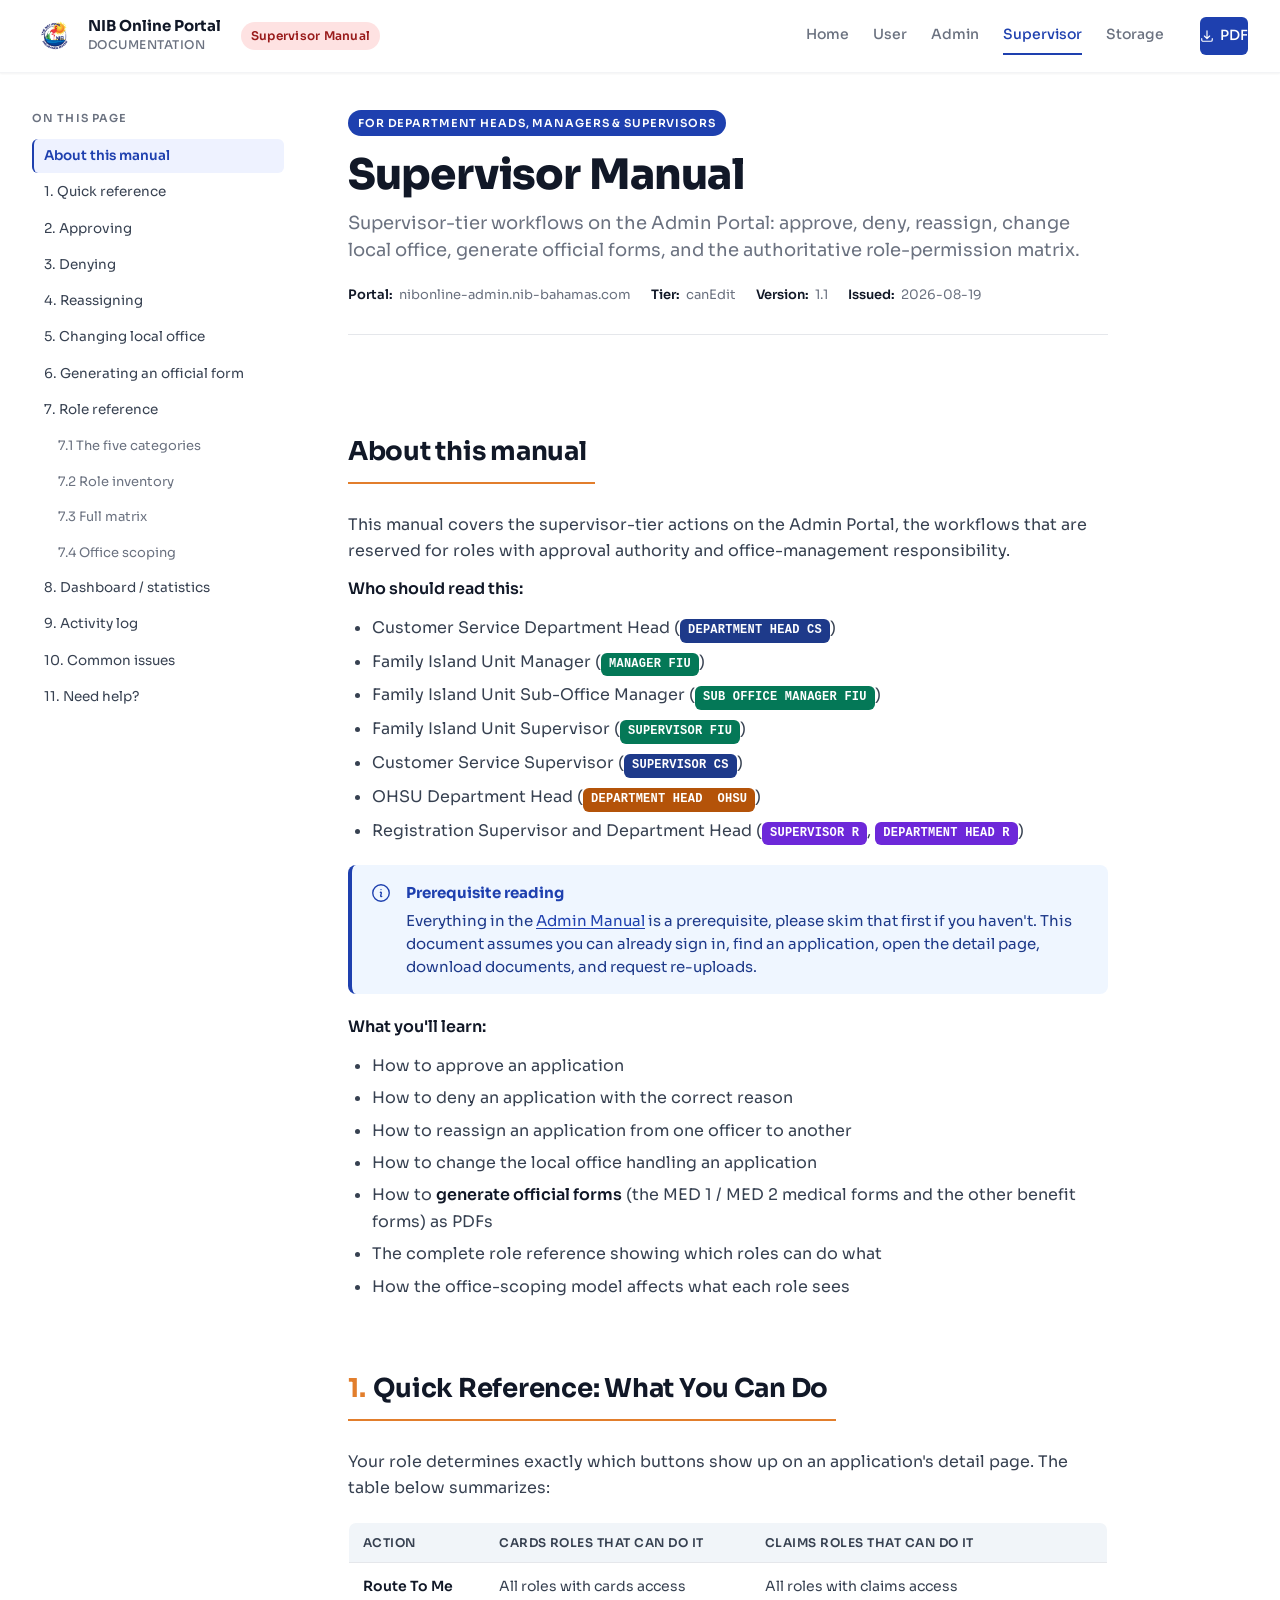
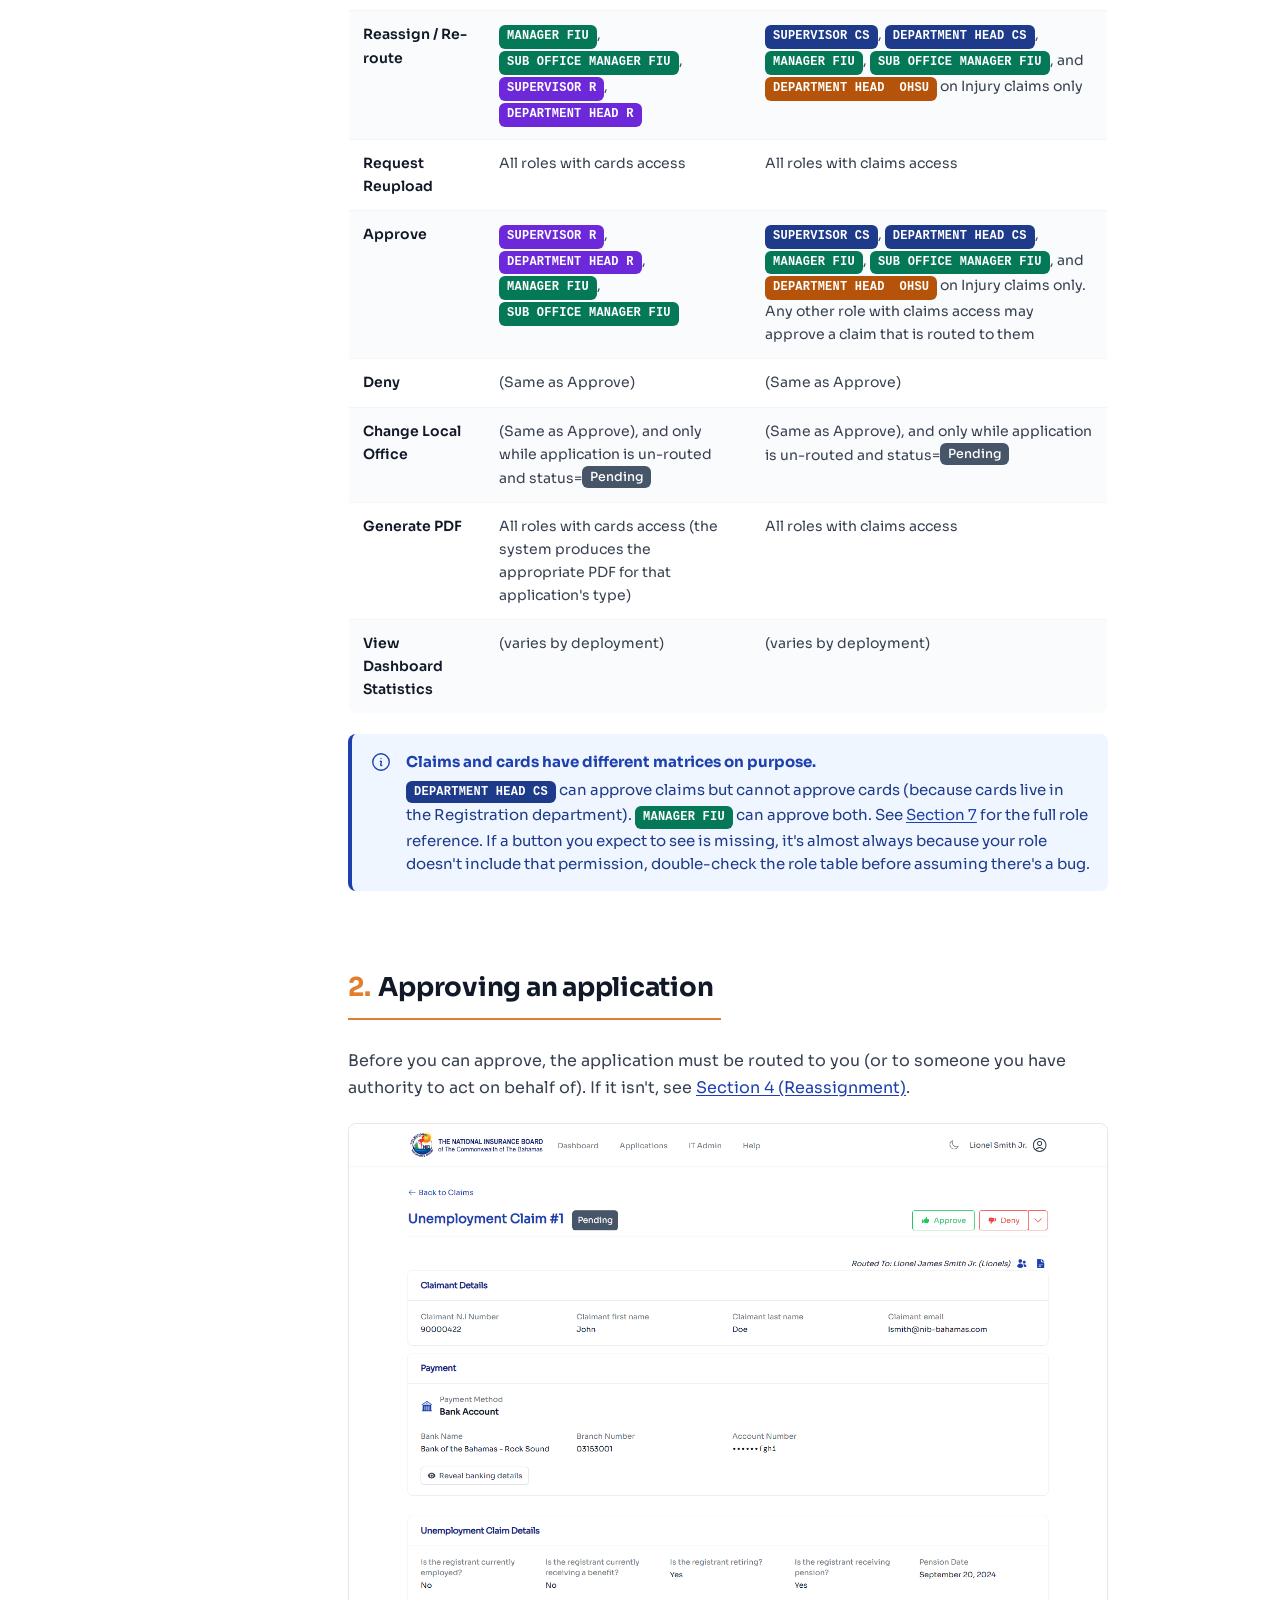
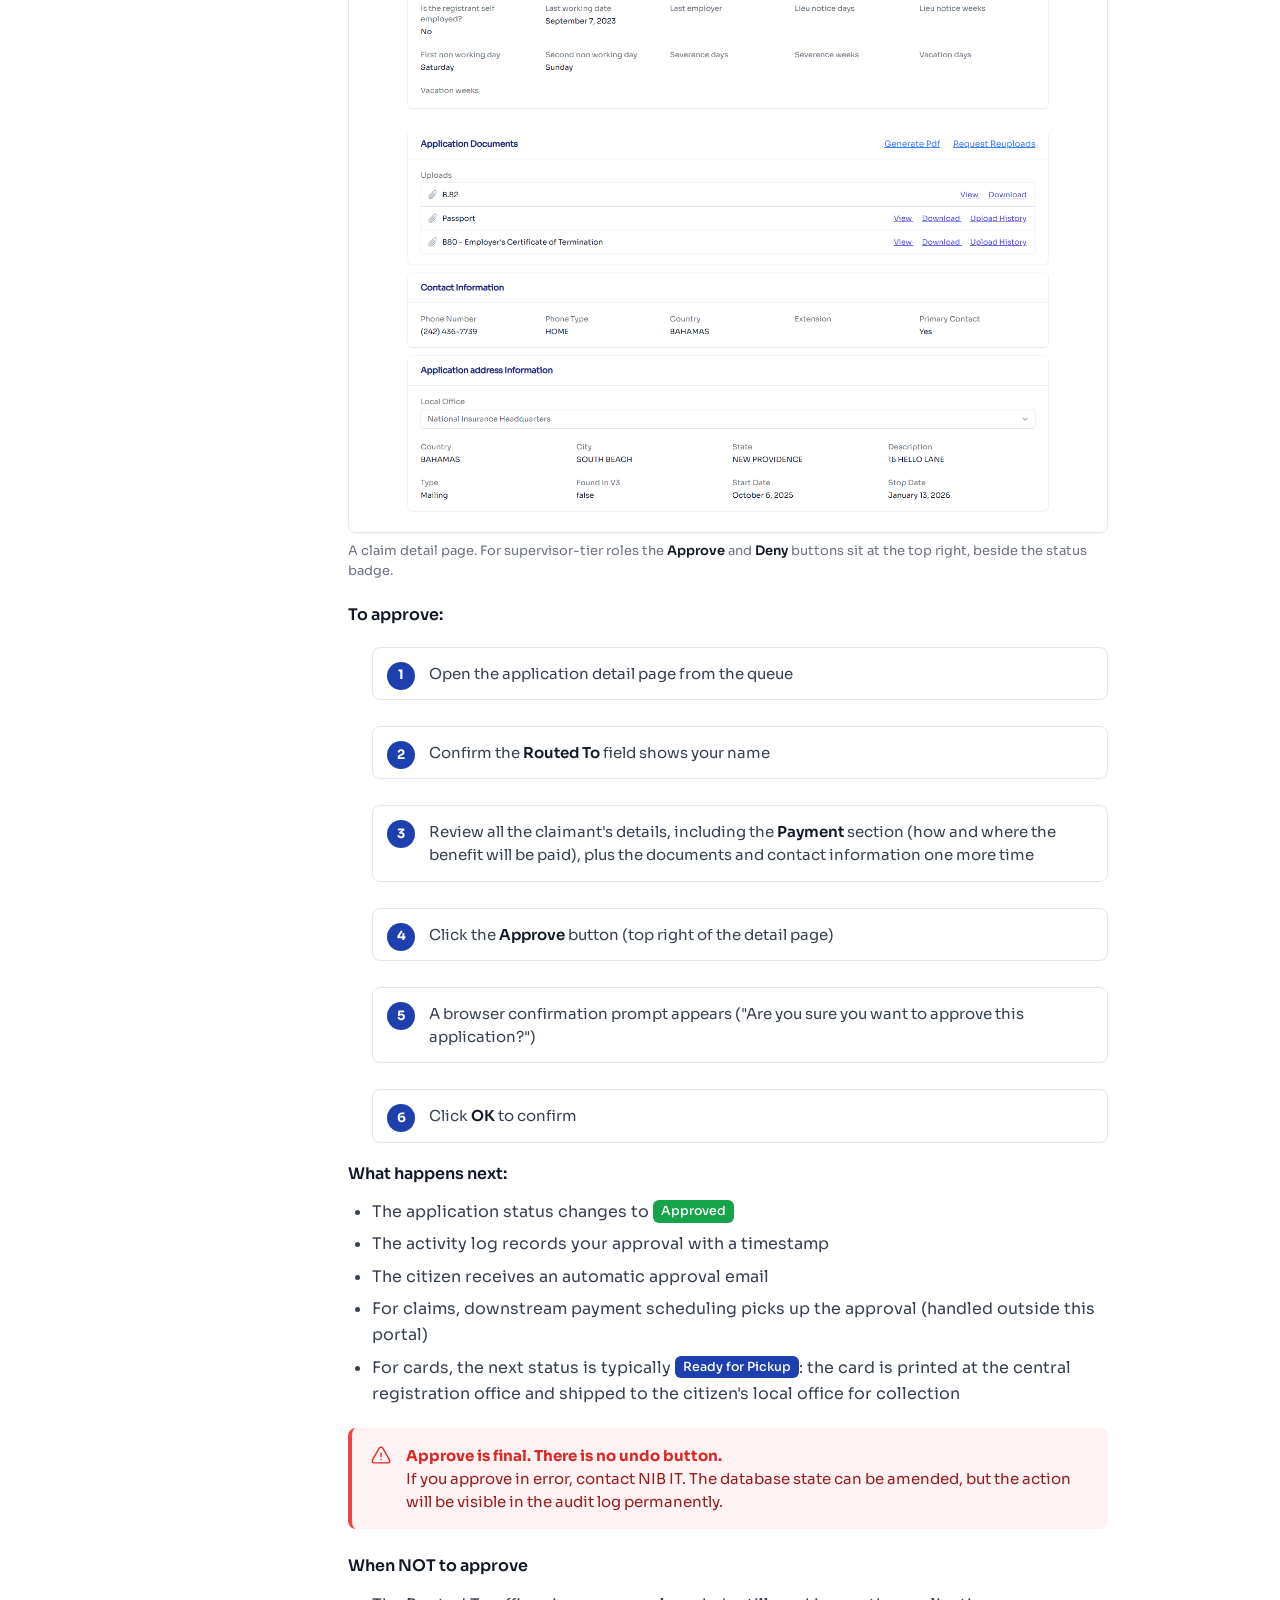
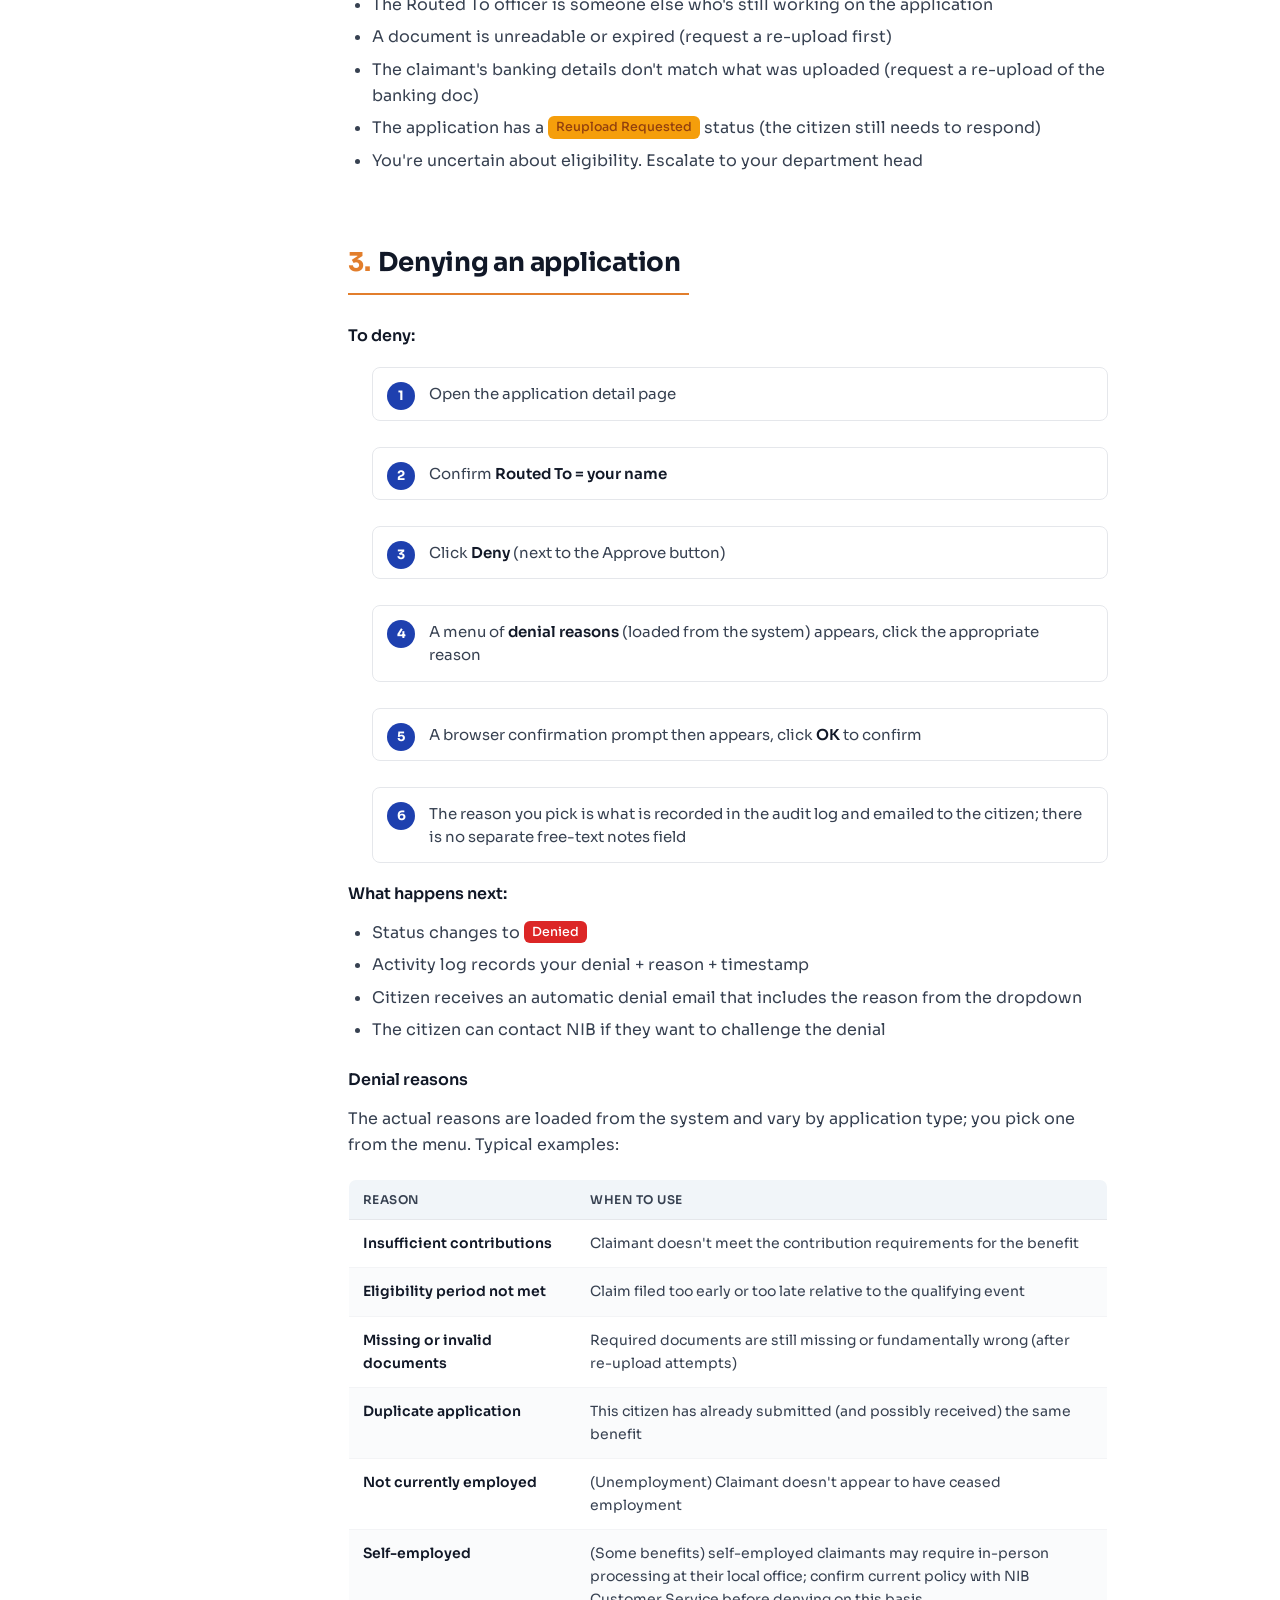
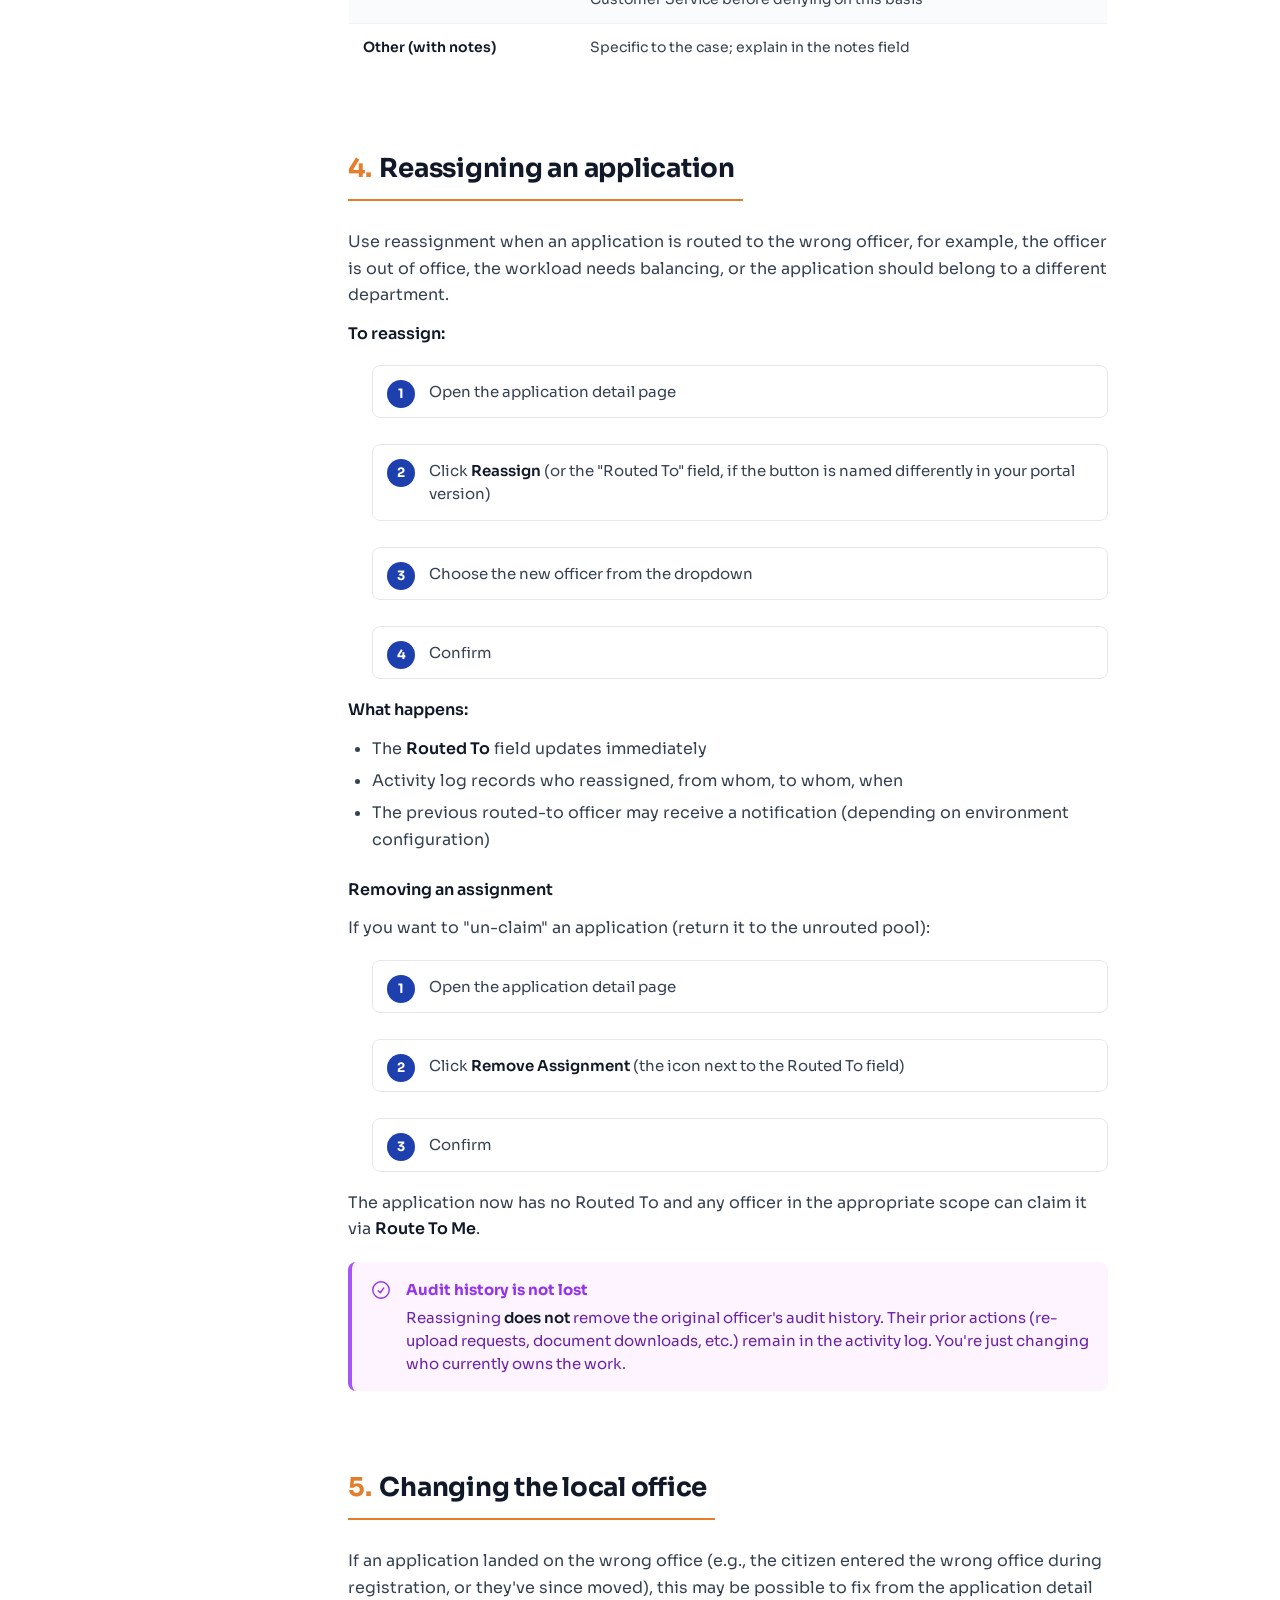
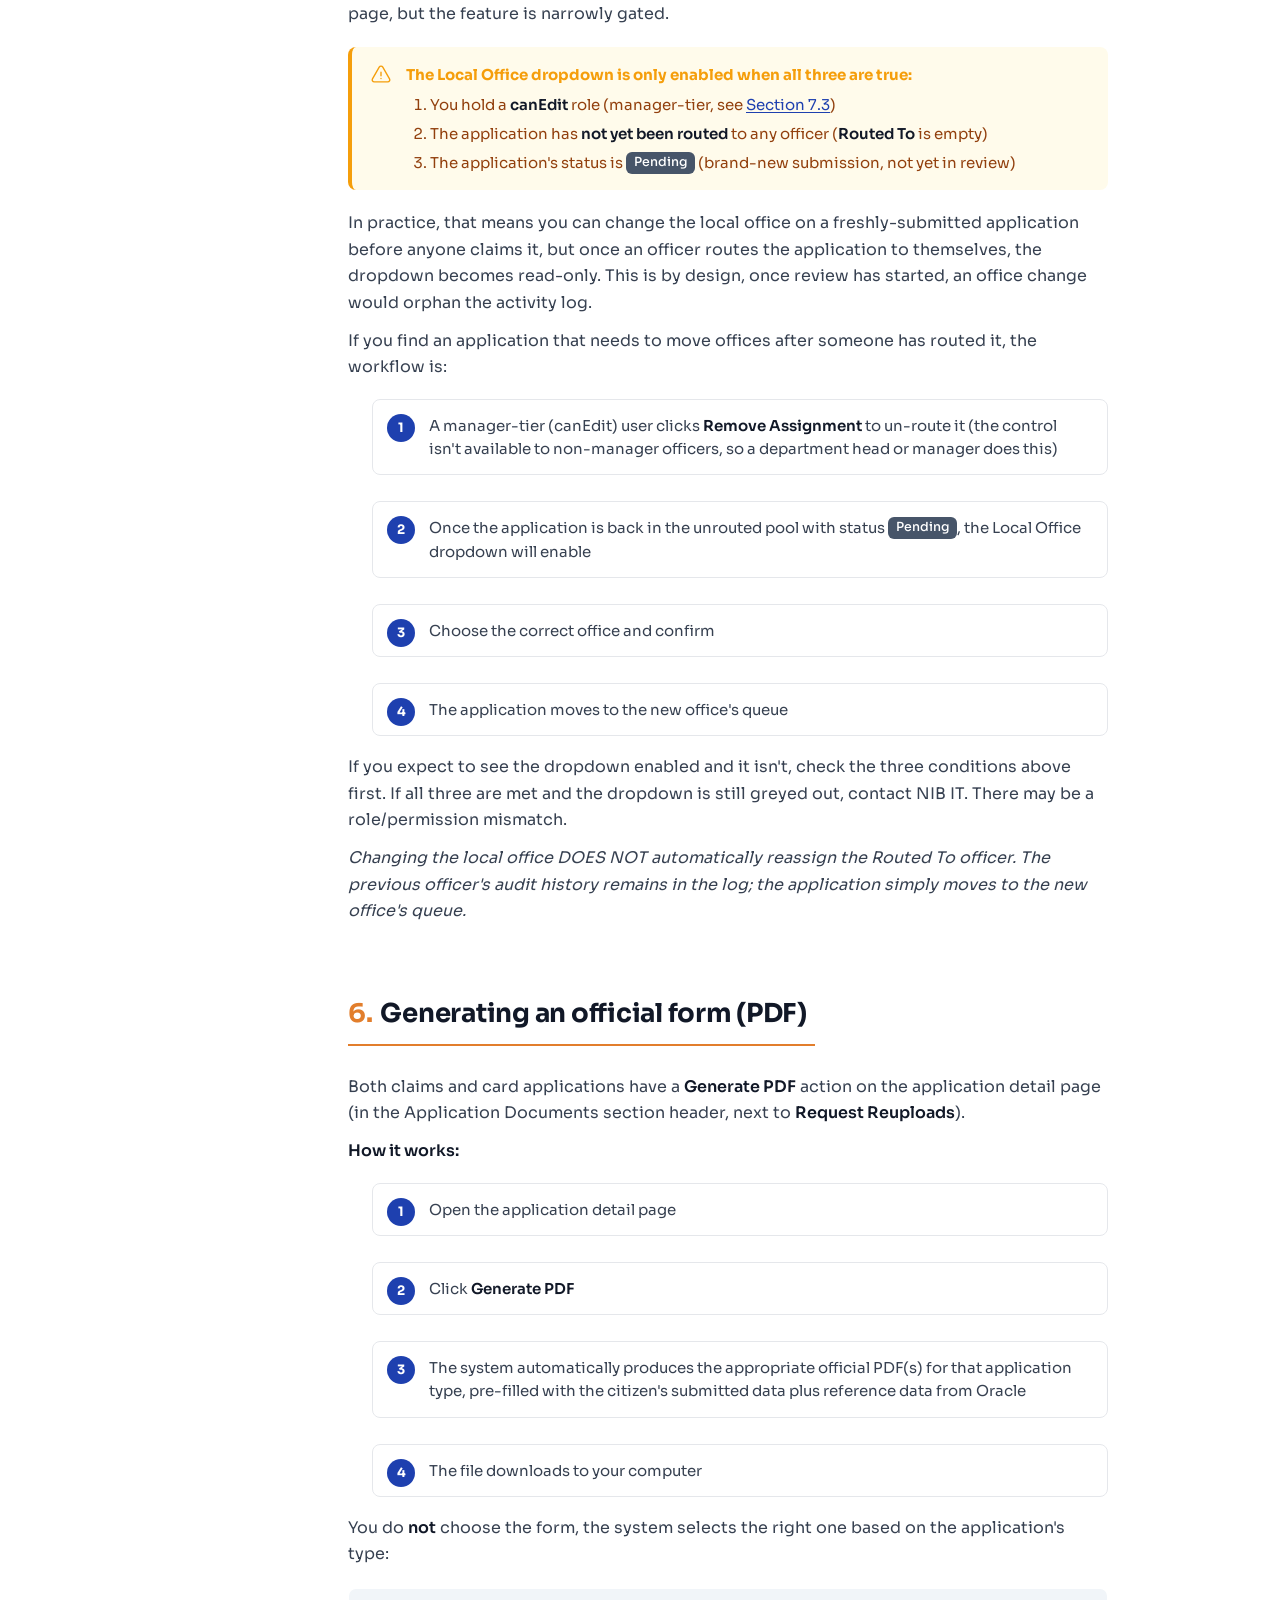
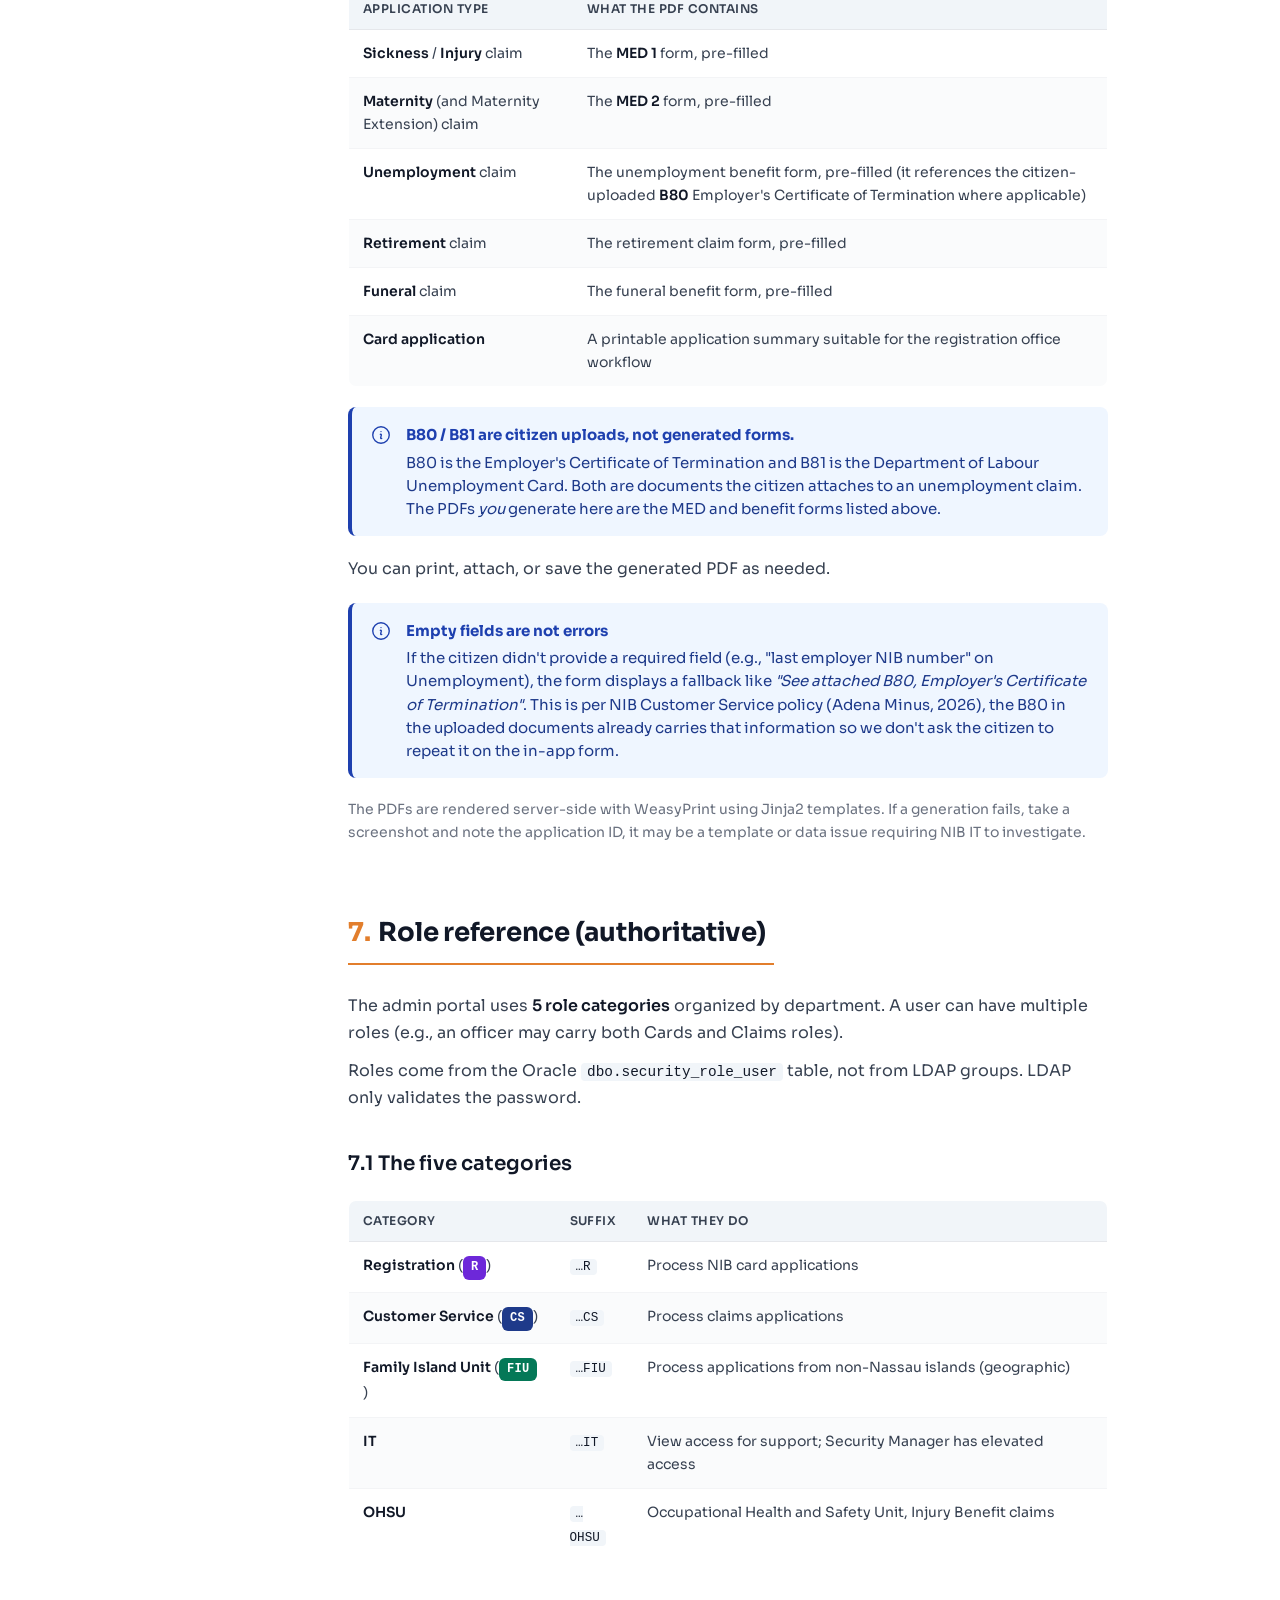
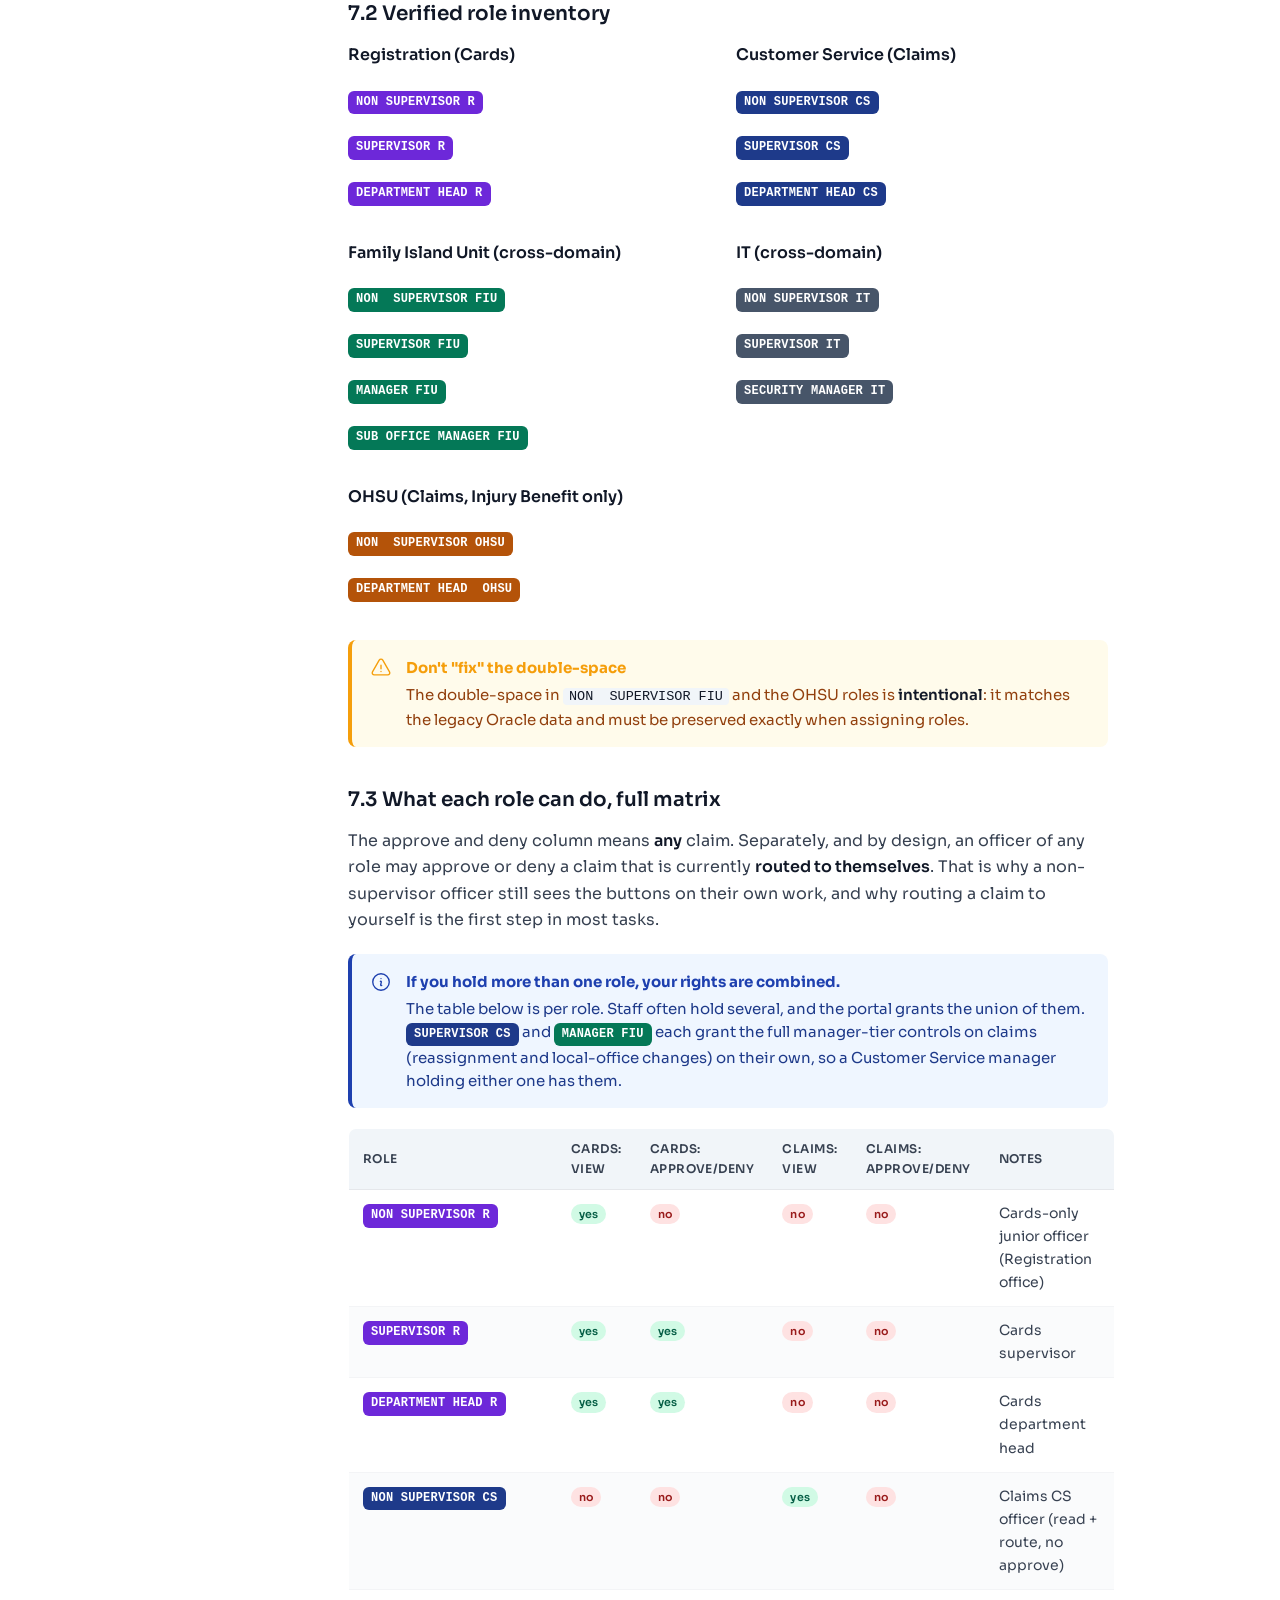
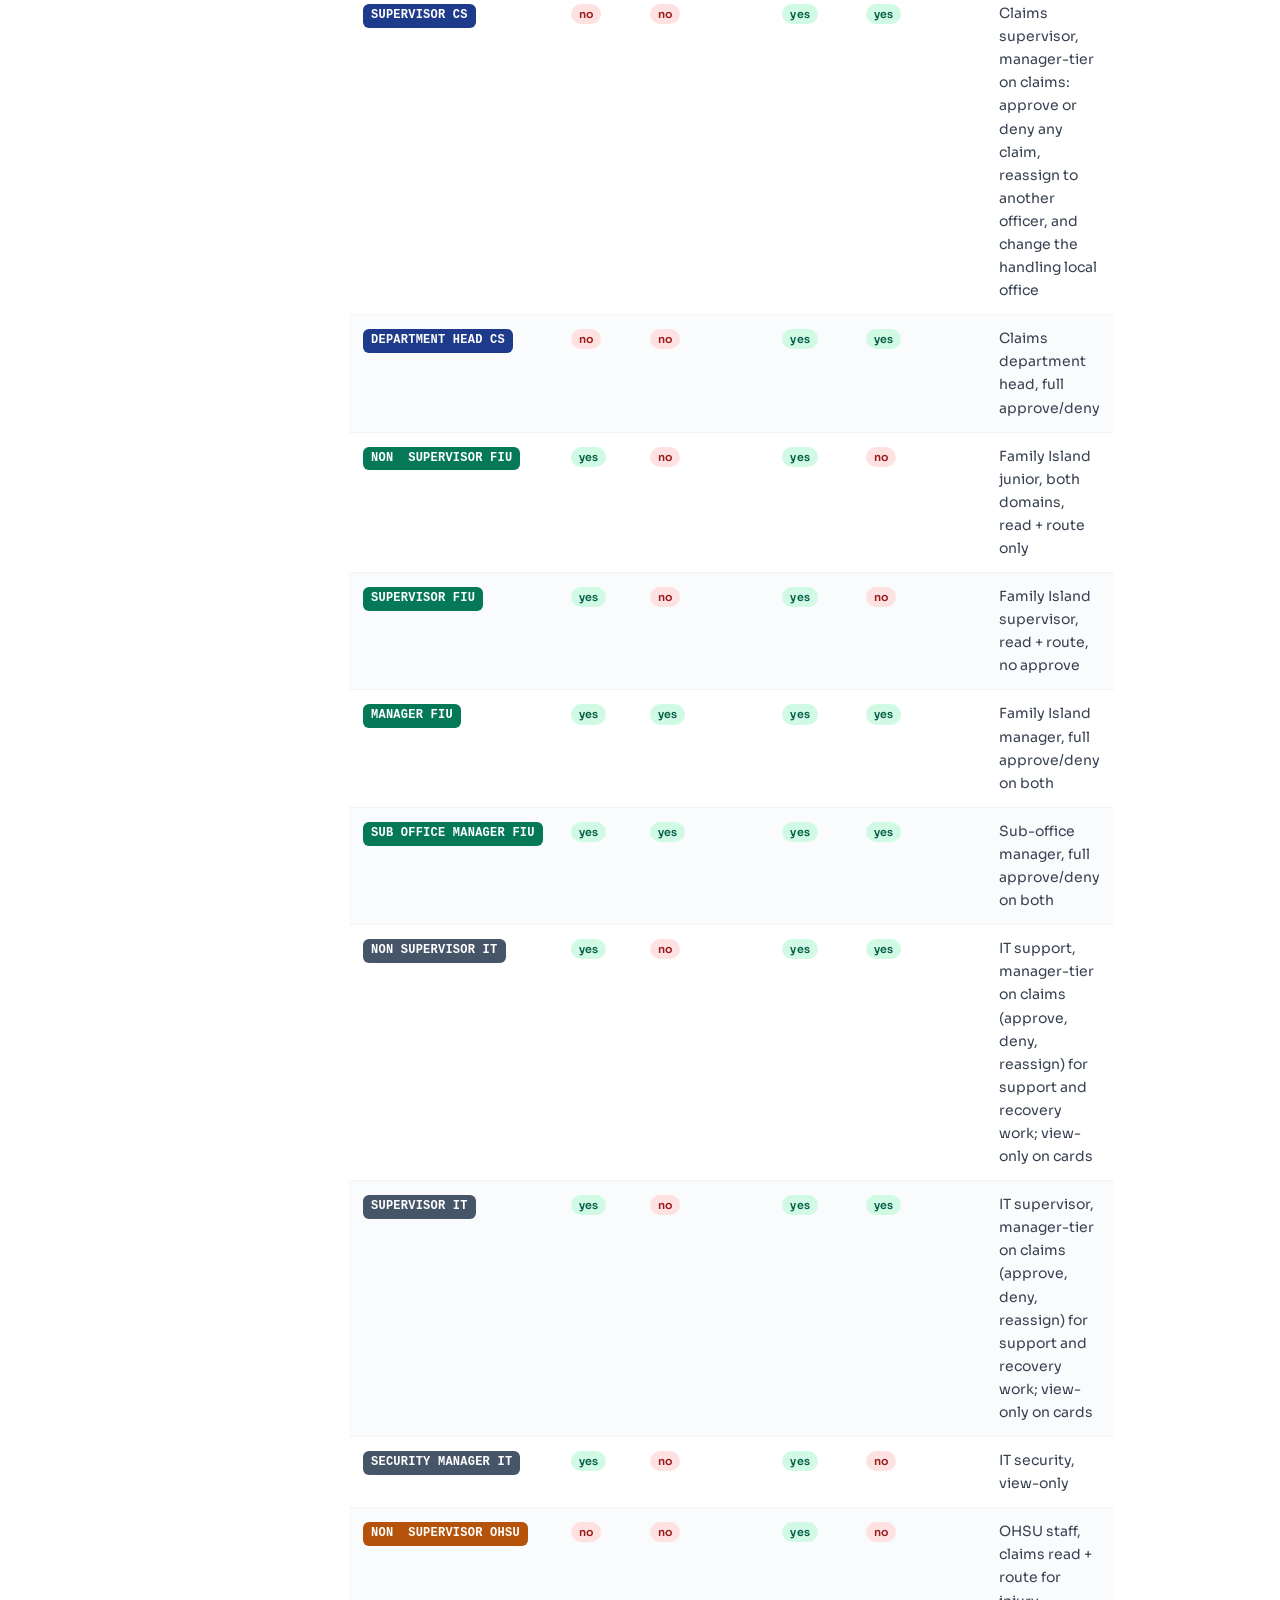
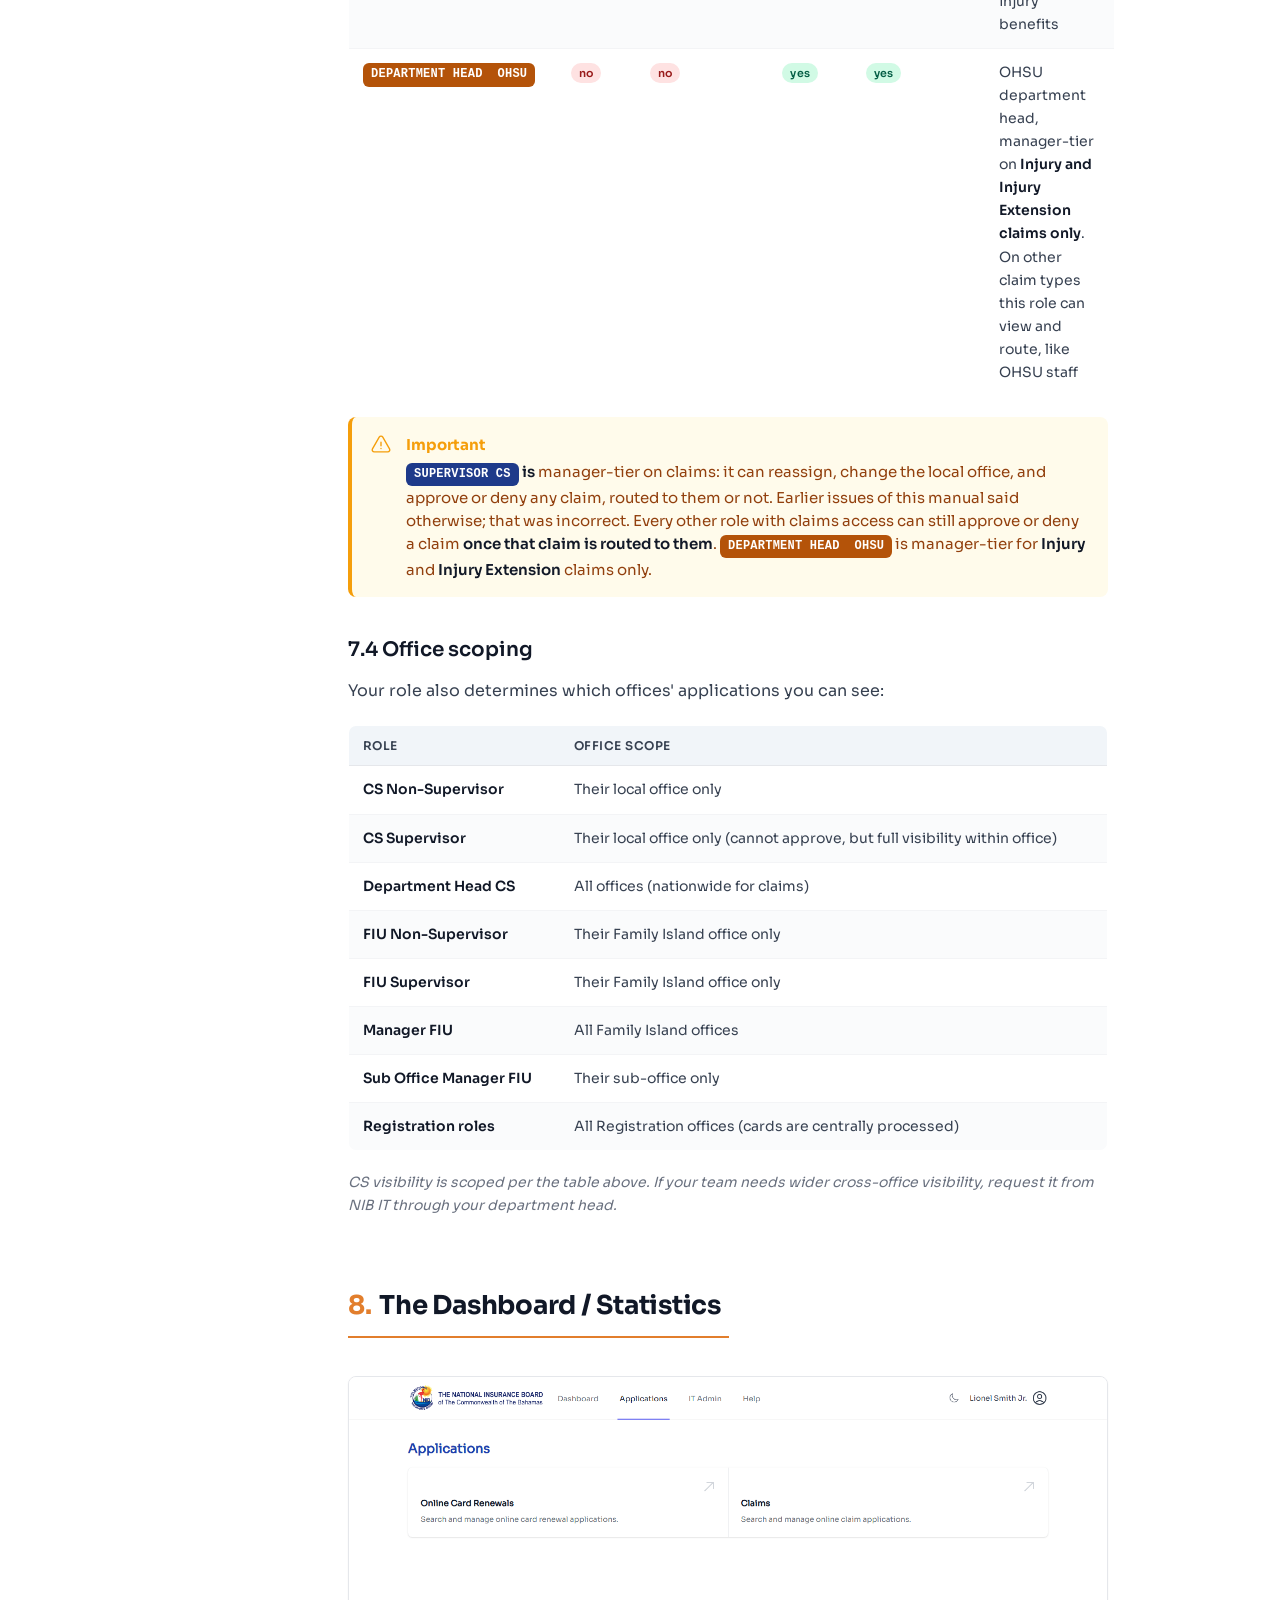
<file: onboarding/docs-site/docs/supervisor-manual.html>
<!DOCTYPE html>
<html lang="en">
<head>
<meta charset="UTF-8">
<meta name="viewport" content="width=device-width, initial-scale=1">
<title>Supervisor Manual: NIB Online Portal</title>
<link rel="icon" type="image/png" href="../assets/favicon-32x32.png">
<link rel="stylesheet" href="../colors_and_type.css">
<link rel="stylesheet" href="docs.css">
</head>
<body>

<header class="doc-topbar">
  <div class="doc-topbar__inner">
    <a class="doc-topbar__logo" href="index.html">
      <img src="../assets/nib-logo-no-text.png" alt="NIB">
      <div>
        <div class="doc-topbar__title">NIB Online Portal</div>
        <div class="doc-topbar__sub">Documentation</div>
      </div>
    </a>
    <span class="doc-topbar__audience doc-topbar__audience--super">Supervisor Manual</span>
    <div class="doc-topbar__spacer"></div>
    <nav class="doc-topbar__nav">
      <a href="index.html">Home</a>
      <a href="user-manual.html">User</a>
      <a href="admin-manual.html">Admin</a>
      <a href="supervisor-manual.html" class="is-current">Supervisor</a>
      <a href="storage-brief.html">Storage</a>
    <a class="doc-topbar__pdf" href="../pdf/NIB-Supervisor-Manual-v1.1.pdf" download title="Download Supervisor Manual as PDF (text-searchable)"><svg viewBox="0 0 24 24" fill="none" stroke="currentColor" stroke-width="2"><path stroke-linecap="round" stroke-linejoin="round" d="M3 16.5v2.25A2.25 2.25 0 0 0 5.25 21h13.5A2.25 2.25 0 0 0 21 18.75V16.5M16.5 12 12 16.5m0 0L7.5 12m4.5 4.5V3"/></svg>PDF</a>
    </nav>
  </div>
</header>

<div class="doc-layout">

  <aside class="doc-sidebar">
    <p class="doc-sidebar__title">On this page</p>
    <ul class="doc-sidebar__list">
      <li><a href="#about">About this manual</a></li>
      <li><a href="#quickref">1. Quick reference</a></li>
      <li><a href="#approve">2. Approving</a></li>
      <li><a href="#deny">3. Denying</a></li>
            <li><a href="#reassign">4. Reassigning</a></li>
      <li><a href="#localoffice">5. Changing local office</a></li>
      <li><a href="#pdf">6. Generating an official form</a></li>
      <li><a href="#roles">7. Role reference</a></li>
      <li><a href="#categories" class="lvl-2">7.1 The five categories</a></li>
      <li><a href="#inventory"  class="lvl-2">7.2 Role inventory</a></li>
      <li><a href="#matrix"     class="lvl-2">7.3 Full matrix</a></li>
      <li><a href="#scoping"    class="lvl-2">7.4 Office scoping</a></li>
      <li><a href="#dashboard">8. Dashboard / statistics</a></li>
      <li><a href="#audit">9. Activity log</a></li>
      <li><a href="#issues">10. Common issues</a></li>
      <li><a href="#help">11. Need help?</a></li>
    </ul>
  </aside>

  <main class="doc-main">

    <div class="doc-hero">
      <div class="doc-hero__eyebrow">For Department Heads, Managers &amp; Supervisors</div>
      <h1 class="doc-hero__title">Supervisor Manual</h1>
      <p class="doc-hero__sub">Supervisor-tier workflows on the Admin Portal: approve, deny, reassign, change local office, generate official forms, and the authoritative role-permission matrix.</p>
      <div class="doc-hero__meta">
        <span><strong>Portal:</strong> nibonline-admin.nib-bahamas.com</span>
        <span><strong>Tier:</strong> canEdit</span>
        <span><strong>Version:</strong> 1.1</span>
        <span><strong>Issued:</strong> 2026-08-19</span>
      </div>
    </div>

    <h2 id="about">About this manual</h2>
    <p>This manual covers the supervisor-tier actions on the Admin Portal, the workflows that are reserved for roles with approval authority and office-management responsibility.</p>
    <p><strong>Who should read this:</strong></p>
    <ul>
      <li>Customer Service Department Head (<span class="role role--cs">DEPARTMENT HEAD CS</span>)</li>
      <li>Family Island Unit Manager (<span class="role role--fiu">MANAGER FIU</span>)</li>
      <li>Family Island Unit Sub-Office Manager (<span class="role role--fiu">SUB OFFICE MANAGER FIU</span>)</li>
      <li>Family Island Unit Supervisor (<span class="role role--fiu">SUPERVISOR FIU</span>)</li>
      <li>Customer Service Supervisor (<span class="role role--cs">SUPERVISOR CS</span>)</li>
      <li>OHSU Department Head (<span class="role role--ohsu">DEPARTMENT HEAD&nbsp; OHSU</span>)</li>
      <li>Registration Supervisor and Department Head (<span class="role role--r">SUPERVISOR R</span>, <span class="role role--r">DEPARTMENT HEAD R</span>)</li>
    </ul>
    <div class="callout callout--info">
      <svg class="callout__icon" viewBox="0 0 24 24" fill="none" stroke="currentColor" stroke-width="1.5"><path stroke-linecap="round" stroke-linejoin="round" d="M11.25 11.25l.041-.02a.75.75 0 011.063.852l-.708 2.836a.75.75 0 001.063.853l.041-.021M21 12a9 9 0 11-18 0 9 9 0 0118 0zm-9-3.75h.008v.008H12V8.25z"/></svg>
      <div class="callout__body">
        <span class="callout__title">Prerequisite reading</span>
        Everything in the <a href="admin-manual.html">Admin Manual</a> is a prerequisite, please skim that first if you haven't. This document assumes you can already sign in, find an application, open the detail page, download documents, and request re-uploads.
      </div>
    </div>

    <p><strong>What you'll learn:</strong></p>
    <ul>
      <li>How to approve an application</li>
      <li>How to deny an application with the correct reason</li>
      <li>How to reassign an application from one officer to another</li>
      <li>How to change the local office handling an application</li>
      <li>How to <strong>generate official forms</strong> (the MED 1 / MED 2 medical forms and the other benefit forms) as PDFs</li>
      <li>The complete role reference showing which roles can do what</li>
      <li>How the office-scoping model affects what each role sees</li>
    </ul>

    <h2 id="quickref"><span class="doc-h-num">1.</span>Quick Reference: What You Can Do</h2>
    <p>Your role determines exactly which buttons show up on an application's detail page. The table below summarizes:</p>
    <table>
      <thead><tr><th style="width: 18%">Action</th><th>Cards roles that can do it</th><th>Claims roles that can do it</th></tr></thead>
      <tbody>
        <tr>
          <td><strong>Route To Me</strong></td>
          <td>All roles with cards access</td>
          <td>All roles with claims access</td>
        </tr>
        <tr>
          <td><strong>Reassign / Re-route</strong></td>
          <td><span class="role role--fiu">MANAGER FIU</span>, <span class="role role--fiu">SUB OFFICE MANAGER FIU</span>, <span class="role role--r">SUPERVISOR R</span>, <span class="role role--r">DEPARTMENT HEAD R</span></td>
          <td><span class="role role--cs">SUPERVISOR CS</span>, <span class="role role--cs">DEPARTMENT HEAD CS</span>, <span class="role role--fiu">MANAGER FIU</span>, <span class="role role--fiu">SUB OFFICE MANAGER FIU</span>, and <span class="role role--ohsu">DEPARTMENT HEAD&nbsp; OHSU</span> on Injury claims only</td>
        </tr>
        <tr>
          <td><strong>Request Reupload</strong></td>
          <td>All roles with cards access</td>
          <td>All roles with claims access</td>
        </tr>
        <tr>
          <td><strong>Approve</strong></td>
          <td><span class="role role--r">SUPERVISOR R</span>, <span class="role role--r">DEPARTMENT HEAD R</span>, <span class="role role--fiu">MANAGER FIU</span>, <span class="role role--fiu">SUB OFFICE MANAGER FIU</span></td>
          <td><span class="role role--cs">SUPERVISOR CS</span>, <span class="role role--cs">DEPARTMENT HEAD CS</span>, <span class="role role--fiu">MANAGER FIU</span>, <span class="role role--fiu">SUB OFFICE MANAGER FIU</span>, and <span class="role role--ohsu">DEPARTMENT HEAD&nbsp; OHSU</span> on Injury claims only. Any other role with claims access may approve a claim that is routed to them</td>
        </tr>
        <tr>
          <td><strong>Deny</strong></td>
          <td>(Same as Approve)</td>
          <td>(Same as Approve)</td>
        </tr>
        <tr>
          <td><strong>Change Local Office</strong></td>
          <td>(Same as Approve), and only while application is un-routed and status=<span class="chip-inline chip-inline--pending">Pending</span></td>
          <td>(Same as Approve), and only while application is un-routed and status=<span class="chip-inline chip-inline--pending">Pending</span></td>
        </tr>
        <tr>
          <td><strong>Generate PDF</strong></td>
          <td>All roles with cards access (the system produces the appropriate PDF for that application's type)</td>
          <td>All roles with claims access</td>
        </tr>
        <tr>
          <td><strong>View Dashboard Statistics</strong></td>
          <td>(varies by deployment)</td>
          <td>(varies by deployment)</td>
        </tr>
      </tbody>
    </table>
    <div class="callout callout--info">
      <svg class="callout__icon" viewBox="0 0 24 24" fill="none" stroke="currentColor" stroke-width="1.5"><path stroke-linecap="round" stroke-linejoin="round" d="M11.25 11.25l.041-.02a.75.75 0 011.063.852l-.708 2.836a.75.75 0 001.063.853l.041-.021M21 12a9 9 0 11-18 0 9 9 0 0118 0zm-9-3.75h.008v.008H12V8.25z"/></svg>
      <div class="callout__body">
        <span class="callout__title">Claims and cards have different matrices on purpose.</span>
        <span class="role role--cs">DEPARTMENT HEAD CS</span> can approve claims but cannot approve cards (because cards live in the Registration department). <span class="role role--fiu">MANAGER FIU</span> can approve both. See <a href="#roles">Section 7</a> for the full role reference. If a button you expect to see is missing, it's almost always because your role doesn't include that permission, double-check the role table before assuming there's a bug.
      </div>
    </div>

    <h2 id="approve"><span class="doc-h-num">2.</span>Approving an application</h2>
    <p>Before you can approve, the application must be routed to you (or to someone you have authority to act on behalf of). If it isn't, see <a href="#reassign">Section 4 (Reassignment)</a>.</p>
    <figure class="doc-shot">
      <img src="../../images/admin/06-claims-application-detail.png" alt="A claim detail page showing the Approve and Deny buttons">
      <figcaption>A claim detail page. For supervisor-tier roles the <strong>Approve</strong> and <strong>Deny</strong> buttons sit at the top right, beside the status badge.</figcaption>
    </figure>
    <p><strong>To approve:</strong></p>
    <ol class="steps">
      <li>Open the application detail page from the queue</li>
      <li>Confirm the <strong>Routed To</strong> field shows your name</li>
      <li>Review all the claimant's details, including the <strong>Payment</strong> section (how and where the benefit will be paid), plus the documents and contact information one more time</li>
      <li>Click the <strong>Approve</strong> button (top right of the detail page)</li>
      <li>A browser confirmation prompt appears ("Are you sure you want to approve this application?")</li>
      <li>Click <strong>OK</strong> to confirm</li>
    </ol>
    <p><strong>What happens next:</strong></p>
    <ul>
      <li>The application status changes to <span class="chip-inline chip-inline--approved">Approved</span></li>
      <li>The activity log records your approval with a timestamp</li>
      <li>The citizen receives an automatic approval email</li>
      <li>For claims, downstream payment scheduling picks up the approval (handled outside this portal)</li>
      <li>For cards, the next status is typically <span class="chip-inline chip-inline--info">Ready for Pickup</span>: the card is printed at the central registration office and shipped to the citizen's local office for collection</li>
    </ul>
    <div class="callout callout--danger">
      <svg class="callout__icon" viewBox="0 0 24 24" fill="none" stroke="currentColor" stroke-width="1.5"><path stroke-linecap="round" stroke-linejoin="round" d="M12 9v3.75m-9.303 3.376c-.866 1.5.217 3.374 1.948 3.374h14.71c1.73 0 2.813-1.874 1.948-3.374L13.949 3.378c-.866-1.5-3.032-1.5-3.898 0L2.697 16.126ZM12 15.75h.007v.008H12v-.008Z"/></svg>
      <div class="callout__body">
        <span class="callout__title">Approve is final. There is no undo button.</span>
        If you approve in error, contact NIB IT. The database state can be amended, but the action will be visible in the audit log permanently.
      </div>
    </div>
    <h4>When NOT to approve</h4>
    <ul>
      <li>The Routed To officer is someone else who's still working on the application</li>
      <li>A document is unreadable or expired (request a re-upload first)</li>
      <li>The claimant's banking details don't match what was uploaded (request a re-upload of the banking doc)</li>
      <li>The application has a <span class="chip-inline chip-inline--reupload">Reupload Requested</span> status (the citizen still needs to respond)</li>
      <li>You're uncertain about eligibility. Escalate to your department head</li>
    </ul>

    <h2 id="deny"><span class="doc-h-num">3.</span>Denying an application</h2>
    <p><strong>To deny:</strong></p>
    <ol class="steps">
      <li>Open the application detail page</li>
      <li>Confirm <strong>Routed To = your name</strong></li>
      <li>Click <strong>Deny</strong> (next to the Approve button)</li>
      <li>A menu of <strong>denial reasons</strong> (loaded from the system) appears, click the appropriate reason</li>
      <li>A browser confirmation prompt then appears, click <strong>OK</strong> to confirm</li>
      <li>The reason you pick is what is recorded in the audit log and emailed to the citizen; there is no separate free-text notes field</li>
    </ol>
    <p><strong>What happens next:</strong></p>
    <ul>
      <li>Status changes to <span class="chip-inline chip-inline--denied">Denied</span></li>
      <li>Activity log records your denial + reason + timestamp</li>
      <li>Citizen receives an automatic denial email that includes the reason from the dropdown</li>
      <li>The citizen can contact NIB if they want to challenge the denial</li>
    </ul>
    <h4>Denial reasons</h4>
    <p>The actual reasons are loaded from the system and vary by application type; you pick one from the menu. Typical examples:</p>
    <table>
      <thead><tr><th style="width: 30%">Reason</th><th>When to use</th></tr></thead>
      <tbody>
        <tr><td><strong>Insufficient contributions</strong></td><td>Claimant doesn't meet the contribution requirements for the benefit</td></tr>
        <tr><td><strong>Eligibility period not met</strong></td><td>Claim filed too early or too late relative to the qualifying event</td></tr>
        <tr><td><strong>Missing or invalid documents</strong></td><td>Required documents are still missing or fundamentally wrong (after re-upload attempts)</td></tr>
        <tr><td><strong>Duplicate application</strong></td><td>This citizen has already submitted (and possibly received) the same benefit</td></tr>
        <tr><td><strong>Not currently employed</strong></td><td>(Unemployment) Claimant doesn't appear to have ceased employment</td></tr>
        <tr><td><strong>Self-employed</strong></td><td>(Some benefits) self-employed claimants may require in-person processing at their local office; confirm current policy with NIB Customer Service before denying on this basis</td></tr>
        <tr><td><strong>Other (with notes)</strong></td><td>Specific to the case; explain in the notes field</td></tr>
      </tbody>
    </table>

    <h2 id="reassign"><span class="doc-h-num">4.</span>Reassigning an application</h2>
    <p>Use reassignment when an application is routed to the wrong officer, for example, the officer is out of office, the workload needs balancing, or the application should belong to a different department.</p>
    <p><strong>To reassign:</strong></p>
    <ol class="steps">
      <li>Open the application detail page</li>
      <li>Click <strong>Reassign</strong> (or the "Routed To" field, if the button is named differently in your portal version)</li>
      <li>Choose the new officer from the dropdown</li>
      <li>Confirm</li>
    </ol>
    <p><strong>What happens:</strong></p>
    <ul>
      <li>The <strong>Routed To</strong> field updates immediately</li>
      <li>Activity log records who reassigned, from whom, to whom, when</li>
      <li>The previous routed-to officer may receive a notification (depending on environment configuration)</li>
    </ul>
    <h4>Removing an assignment</h4>
    <p>If you want to "un-claim" an application (return it to the unrouted pool):</p>
    <ol class="steps">
      <li>Open the application detail page</li>
      <li>Click <strong>Remove Assignment</strong> (the icon next to the Routed To field)</li>
      <li>Confirm</li>
    </ol>
    <p>The application now has no Routed To and any officer in the appropriate scope can claim it via <strong>Route To Me</strong>.</p>
    <div class="callout callout--audit">
      <svg class="callout__icon" viewBox="0 0 24 24" fill="none" stroke="currentColor" stroke-width="1.5"><path stroke-linecap="round" stroke-linejoin="round" d="M9 12.75 11.25 15 15 9.75M21 12a9 9 0 1 1-18 0 9 9 0 0 1 18 0Z"/></svg>
      <div class="callout__body">
        <span class="callout__title">Audit history is not lost</span>
        Reassigning <strong>does not</strong> remove the original officer's audit history. Their prior actions (re-upload requests, document downloads, etc.) remain in the activity log. You're just changing who currently owns the work.
      </div>
    </div>

    <h2 id="localoffice"><span class="doc-h-num">5.</span>Changing the local office</h2>
    <p>If an application landed on the wrong office (e.g., the citizen entered the wrong office during registration, or they've since moved), this may be possible to fix from the application detail page, but the feature is narrowly gated.</p>
    <div class="callout callout--warning">
      <svg class="callout__icon" viewBox="0 0 24 24" fill="none" stroke="currentColor" stroke-width="1.5"><path stroke-linecap="round" stroke-linejoin="round" d="M12 9v3.75m-9.303 3.376c-.866 1.5.217 3.374 1.948 3.374h14.71c1.73 0 2.813-1.874 1.948-3.374L13.949 3.378c-.866-1.5-3.032-1.5-3.898 0L2.697 16.126ZM12 15.75h.007v.008H12v-.008Z"/></svg>
      <div class="callout__body">
        <span class="callout__title">The Local Office dropdown is only enabled when all three are true:</span>
        <ol style="margin: 6px 0 0;">
          <li>You hold a <strong>canEdit</strong> role (manager-tier, see <a href="#matrix">Section 7.3</a>)</li>
          <li>The application has <strong>not yet been routed</strong> to any officer (<strong>Routed To</strong> is empty)</li>
          <li>The application's status is <span class="chip-inline chip-inline--pending">Pending</span> (brand-new submission, not yet in review)</li>
        </ol>
      </div>
    </div>
    <p>In practice, that means you can change the local office on a freshly-submitted application before anyone claims it, but once an officer routes the application to themselves, the dropdown becomes read-only. This is by design, once review has started, an office change would orphan the activity log.</p>
    <p>If you find an application that needs to move offices after someone has routed it, the workflow is:</p>
    <ol class="steps">
      <li>A manager-tier (canEdit) user clicks <strong>Remove Assignment</strong> to un-route it (the control isn't available to non-manager officers, so a department head or manager does this)</li>
      <li>Once the application is back in the unrouted pool with status <span class="chip-inline chip-inline--pending">Pending</span>, the Local Office dropdown will enable</li>
      <li>Choose the correct office and confirm</li>
      <li>The application moves to the new office's queue</li>
    </ol>
    <p>If you expect to see the dropdown enabled and it isn't, check the three conditions above first. If all three are met and the dropdown is still greyed out, contact NIB IT. There may be a role/permission mismatch.</p>
    <p><em>Changing the local office DOES NOT automatically reassign the Routed To officer. The previous officer's audit history remains in the log; the application simply moves to the new office's queue.</em></p>

    <h2 id="pdf"><span class="doc-h-num">6.</span>Generating an official form (PDF)</h2>
    <p>Both claims and card applications have a <strong>Generate PDF</strong> action on the application detail page (in the Application Documents section header, next to <strong>Request Reuploads</strong>).</p>
    <p><strong>How it works:</strong></p>
    <ol class="steps">
      <li>Open the application detail page</li>
      <li>Click <strong>Generate PDF</strong></li>
      <li>The system automatically produces the appropriate official PDF(s) for that application type, pre-filled with the citizen's submitted data plus reference data from Oracle</li>
      <li>The file downloads to your computer</li>
    </ol>
    <p>You do <strong>not</strong> choose the form, the system selects the right one based on the application's type:</p>
    <table>
      <thead><tr><th>Application type</th><th>What the PDF contains</th></tr></thead>
      <tbody>
        <tr><td><strong>Sickness</strong> / <strong>Injury</strong> claim</td><td>The <strong>MED 1</strong> form, pre-filled</td></tr>
        <tr><td><strong>Maternity</strong> (and Maternity Extension) claim</td><td>The <strong>MED 2</strong> form, pre-filled</td></tr>
        <tr><td><strong>Unemployment</strong> claim</td><td>The unemployment benefit form, pre-filled (it references the citizen-uploaded <strong>B80</strong> Employer's Certificate of Termination where applicable)</td></tr>
        <tr><td><strong>Retirement</strong> claim</td><td>The retirement claim form, pre-filled</td></tr>
        <tr><td><strong>Funeral</strong> claim</td><td>The funeral benefit form, pre-filled</td></tr>
        <tr><td><strong>Card application</strong></td><td>A printable application summary suitable for the registration office workflow</td></tr>
      </tbody>
    </table>
    <div class="callout callout--info">
      <svg class="callout__icon" viewBox="0 0 24 24" fill="none" stroke="currentColor" stroke-width="1.5"><path stroke-linecap="round" stroke-linejoin="round" d="M11.25 11.25l.041-.02a.75.75 0 011.063.852l-.708 2.836a.75.75 0 001.063.853l.041-.021M21 12a9 9 0 11-18 0 9 9 0 0118 0zm-9-3.75h.008v.008H12V8.25z"/></svg>
      <div class="callout__body">
        <span class="callout__title">B80 / B81 are citizen uploads, not generated forms.</span>
        B80 is the Employer's Certificate of Termination and B81 is the Department of Labour Unemployment Card. Both are documents the citizen attaches to an unemployment claim. The PDFs <em>you</em> generate here are the MED and benefit forms listed above.
      </div>
    </div>
    <p>You can print, attach, or save the generated PDF as needed.</p>
    <div class="callout callout--info">
      <svg class="callout__icon" viewBox="0 0 24 24" fill="none" stroke="currentColor" stroke-width="1.5"><path stroke-linecap="round" stroke-linejoin="round" d="M11.25 11.25l.041-.02a.75.75 0 011.063.852l-.708 2.836a.75.75 0 001.063.853l.041-.021M21 12a9 9 0 11-18 0 9 9 0 0118 0zm-9-3.75h.008v.008H12V8.25z"/></svg>
      <div class="callout__body">
        <span class="callout__title">Empty fields are not errors</span>
        If the citizen didn't provide a required field (e.g., "last employer NIB number" on Unemployment), the form displays a fallback like <em>"See attached B80, Employer's Certificate of Termination"</em>. This is per NIB Customer Service policy (Adena Minus, 2026), the B80 in the uploaded documents already carries that information so we don't ask the citizen to repeat it on the in-app form.
      </div>
    </div>
    <p style="font-size: 14px; color: var(--fg-3);">The PDFs are rendered server-side with WeasyPrint using Jinja2 templates. If a generation fails, take a screenshot and note the application ID, it may be a template or data issue requiring NIB IT to investigate.</p>

    <h2 id="roles"><span class="doc-h-num">7.</span>Role reference (authoritative)</h2>
    <p>The admin portal uses <strong>5 role categories</strong> organized by department. A user can have multiple roles (e.g., an officer may carry both Cards and Claims roles).</p>
    <p>Roles come from the Oracle <code>dbo.security_role_user</code> table, not from LDAP groups. LDAP only validates the password.</p>

    <h3 id="categories">7.1 The five categories</h3>
    <table>
      <thead><tr><th>Category</th><th>Suffix</th><th>What they do</th></tr></thead>
      <tbody>
        <tr><td><strong>Registration</strong> (<span class="role role--r">R</span>)</td><td><code>…R</code></td><td>Process NIB card applications</td></tr>
        <tr><td><strong>Customer Service</strong> (<span class="role role--cs">CS</span>)</td><td><code>…CS</code></td><td>Process claims applications</td></tr>
        <tr><td><strong>Family Island Unit</strong> (<span class="role role--fiu">FIU</span>)</td><td><code>…FIU</code></td><td>Process applications from non-Nassau islands (geographic)</td></tr>
        <tr><td><strong>IT</strong></td><td><code>…IT</code></td><td>View access for support; Security Manager has elevated access</td></tr>
        <tr><td><strong>OHSU</strong></td><td><code>…OHSU</code></td><td>Occupational Health and Safety Unit, Injury Benefit claims</td></tr>
      </tbody>
    </table>

    <h3 id="inventory">7.2 Verified role inventory</h3>
    <div style="display: grid; grid-template-columns: 1fr 1fr; gap: 16px;">
      <div>
        <h4 style="margin-top: 0;">Registration (Cards)</h4>
        <ul style="list-style: none; padding: 0; display: flex; flex-direction: column; gap: 6px;">
          <li><span class="role role--r">NON SUPERVISOR R</span></li>
          <li><span class="role role--r">SUPERVISOR R</span></li>
          <li><span class="role role--r">DEPARTMENT HEAD R</span></li>
        </ul>
      </div>
      <div>
        <h4 style="margin-top: 0;">Customer Service (Claims)</h4>
        <ul style="list-style: none; padding: 0; display: flex; flex-direction: column; gap: 6px;">
          <li><span class="role role--cs">NON SUPERVISOR CS</span></li>
          <li><span class="role role--cs">SUPERVISOR CS</span></li>
          <li><span class="role role--cs">DEPARTMENT HEAD CS</span></li>
        </ul>
      </div>
      <div>
        <h4 style="margin-top: 0;">Family Island Unit (cross-domain)</h4>
        <ul style="list-style: none; padding: 0; display: flex; flex-direction: column; gap: 6px;">
          <li><span class="role role--fiu">NON&nbsp; SUPERVISOR FIU</span></li>
          <li><span class="role role--fiu">SUPERVISOR FIU</span></li>
          <li><span class="role role--fiu">MANAGER FIU</span></li>
          <li><span class="role role--fiu">SUB OFFICE MANAGER FIU</span></li>
        </ul>
      </div>
      <div>
        <h4 style="margin-top: 0;">IT (cross-domain)</h4>
        <ul style="list-style: none; padding: 0; display: flex; flex-direction: column; gap: 6px;">
          <li><span class="role role--it">NON SUPERVISOR IT</span></li>
          <li><span class="role role--it">SUPERVISOR IT</span></li>
          <li><span class="role role--it">SECURITY MANAGER IT</span></li>
        </ul>
      </div>
      <div>
        <h4 style="margin-top: 0;">OHSU (Claims, Injury Benefit only)</h4>
        <ul style="list-style: none; padding: 0; display: flex; flex-direction: column; gap: 6px;">
          <li><span class="role role--ohsu">NON&nbsp; SUPERVISOR OHSU</span></li>
          <li><span class="role role--ohsu">DEPARTMENT HEAD&nbsp; OHSU</span></li>
        </ul>
      </div>
    </div>
    <div class="callout callout--warning">
      <svg class="callout__icon" viewBox="0 0 24 24" fill="none" stroke="currentColor" stroke-width="1.5"><path stroke-linecap="round" stroke-linejoin="round" d="M12 9v3.75m-9.303 3.376c-.866 1.5.217 3.374 1.948 3.374h14.71c1.73 0 2.813-1.874 1.948-3.374L13.949 3.378c-.866-1.5-3.032-1.5-3.898 0L2.697 16.126ZM12 15.75h.007v.008H12v-.008Z"/></svg>
      <div class="callout__body">
        <span class="callout__title">Don't "fix" the double-space</span>
        The double-space in <code>NON&nbsp; SUPERVISOR FIU</code> and the OHSU roles is <strong>intentional</strong>: it matches the legacy Oracle data and must be preserved exactly when assigning roles.
      </div>
    </div>

    <h3 id="matrix">7.3 What each role can do, full matrix</h3>
    <p class="note">The approve and deny column means <strong>any</strong> claim. Separately, and by
    design, an officer of any role may approve or deny a claim that is currently <strong>routed to
    themselves</strong>. That is why a non-supervisor officer still sees the buttons on their own
    work, and why routing a claim to yourself is the first step in most tasks.</p>
    <div class="callout callout--info">
      <svg class="callout__icon" viewBox="0 0 24 24" fill="none" stroke="currentColor" stroke-width="1.5"><path stroke-linecap="round" stroke-linejoin="round" d="M11.25 11.25l.041-.02a.75.75 0 011.063.852l-.708 2.836a.75.75 0 001.063.853l.041-.021M21 12a9 9 0 11-18 0 9 9 0 0118 0zm-9-3.75h.008v.008H12V8.25z"/></svg>
      <div class="callout__body">
        <span class="callout__title">If you hold more than one role, your rights are combined.</span>
        The table below is per role. Staff often hold several, and the portal grants the union of them. <span class="role role--cs">SUPERVISOR CS</span> and <span class="role role--fiu">MANAGER FIU</span> each grant the full manager-tier controls on claims (reassignment and local-office changes) on their own, so a Customer Service manager holding either one has them.
      </div>
    </div>
    <table>
      <thead>
        <tr>
          <th>Role</th>
          <th>Cards: view</th>
          <th>Cards: approve/deny</th>
          <th>Claims: view</th>
          <th>Claims: approve/deny</th>
          <th>Notes</th>
        </tr>
      </thead>
      <tbody>
        <tr><td><span class="role role--r">NON SUPERVISOR R</span></td>
          <td><span class="yn yn--yes">yes</span></td><td><span class="yn yn--no">no</span></td>
          <td><span class="yn yn--no">no</span></td><td><span class="yn yn--no">no</span></td>
          <td>Cards-only junior officer (Registration office)</td></tr>
        <tr><td><span class="role role--r">SUPERVISOR R</span></td>
          <td><span class="yn yn--yes">yes</span></td><td><span class="yn yn--yes">yes</span></td>
          <td><span class="yn yn--no">no</span></td><td><span class="yn yn--no">no</span></td>
          <td>Cards supervisor</td></tr>
        <tr><td><span class="role role--r">DEPARTMENT HEAD R</span></td>
          <td><span class="yn yn--yes">yes</span></td><td><span class="yn yn--yes">yes</span></td>
          <td><span class="yn yn--no">no</span></td><td><span class="yn yn--no">no</span></td>
          <td>Cards department head</td></tr>
        <tr><td><span class="role role--cs">NON SUPERVISOR CS</span></td>
          <td><span class="yn yn--no">no</span></td><td><span class="yn yn--no">no</span></td>
          <td><span class="yn yn--yes">yes</span></td><td><span class="yn yn--no">no</span></td>
          <td>Claims CS officer (read + route, no approve)</td></tr>
        <tr><td><span class="role role--cs">SUPERVISOR CS</span></td>
          <td><span class="yn yn--no">no</span></td><td><span class="yn yn--no">no</span></td>
          <td><span class="yn yn--yes">yes</span></td><td><span class="yn yn--yes">yes</span></td>
          <td>Claims supervisor, manager-tier on claims: approve or deny any claim, reassign to another officer, and change the handling local office</td></tr>
        <tr><td><span class="role role--cs">DEPARTMENT HEAD CS</span></td>
          <td><span class="yn yn--no">no</span></td><td><span class="yn yn--no">no</span></td>
          <td><span class="yn yn--yes">yes</span></td><td><span class="yn yn--yes">yes</span></td>
          <td>Claims department head, full approve/deny</td></tr>
        <tr><td><span class="role role--fiu">NON&nbsp; SUPERVISOR FIU</span></td>
          <td><span class="yn yn--yes">yes</span></td><td><span class="yn yn--no">no</span></td>
          <td><span class="yn yn--yes">yes</span></td><td><span class="yn yn--no">no</span></td>
          <td>Family Island junior, both domains, read + route only</td></tr>
        <tr><td><span class="role role--fiu">SUPERVISOR FIU</span></td>
          <td><span class="yn yn--yes">yes</span></td><td><span class="yn yn--no">no</span></td>
          <td><span class="yn yn--yes">yes</span></td><td><span class="yn yn--no">no</span></td>
          <td>Family Island supervisor, read + route, no approve</td></tr>
        <tr><td><span class="role role--fiu">MANAGER FIU</span></td>
          <td><span class="yn yn--yes">yes</span></td><td><span class="yn yn--yes">yes</span></td>
          <td><span class="yn yn--yes">yes</span></td><td><span class="yn yn--yes">yes</span></td>
          <td>Family Island manager, full approve/deny on both</td></tr>
        <tr><td><span class="role role--fiu">SUB OFFICE MANAGER FIU</span></td>
          <td><span class="yn yn--yes">yes</span></td><td><span class="yn yn--yes">yes</span></td>
          <td><span class="yn yn--yes">yes</span></td><td><span class="yn yn--yes">yes</span></td>
          <td>Sub-office manager, full approve/deny on both</td></tr>
        <tr><td><span class="role role--it">NON SUPERVISOR IT</span></td>
          <td><span class="yn yn--yes">yes</span></td><td><span class="yn yn--no">no</span></td>
          <td><span class="yn yn--yes">yes</span></td><td><span class="yn yn--yes">yes</span></td>
          <td>IT support, manager-tier on claims (approve, deny, reassign) for support and recovery work; view-only on cards</td></tr>
        <tr><td><span class="role role--it">SUPERVISOR IT</span></td>
          <td><span class="yn yn--yes">yes</span></td><td><span class="yn yn--no">no</span></td>
          <td><span class="yn yn--yes">yes</span></td><td><span class="yn yn--yes">yes</span></td>
          <td>IT supervisor, manager-tier on claims (approve, deny, reassign) for support and recovery work; view-only on cards</td></tr>
        <tr><td><span class="role role--it">SECURITY MANAGER IT</span></td>
          <td><span class="yn yn--yes">yes</span></td><td><span class="yn yn--no">no</span></td>
          <td><span class="yn yn--yes">yes</span></td><td><span class="yn yn--no">no</span></td>
          <td>IT security, view-only</td></tr>
        <tr><td><span class="role role--ohsu">NON&nbsp; SUPERVISOR OHSU</span></td>
          <td><span class="yn yn--no">no</span></td><td><span class="yn yn--no">no</span></td>
          <td><span class="yn yn--yes">yes</span></td><td><span class="yn yn--no">no</span></td>
          <td>OHSU staff, claims read + route for injury benefits</td></tr>
        <tr><td><span class="role role--ohsu">DEPARTMENT HEAD&nbsp; OHSU</span></td>
          <td><span class="yn yn--no">no</span></td><td><span class="yn yn--no">no</span></td>
          <td><span class="yn yn--yes">yes</span></td><td><span class="yn yn--yes">yes</span></td>
          <td>OHSU department head, manager-tier on <strong>Injury and Injury Extension claims only</strong>. On other claim types this role can view and route, like OHSU staff</td></tr>
      </tbody>
    </table>
    <div class="callout callout--warning">
      <svg class="callout__icon" viewBox="0 0 24 24" fill="none" stroke="currentColor" stroke-width="1.5"><path stroke-linecap="round" stroke-linejoin="round" d="M12 9v3.75m-9.303 3.376c-.866 1.5.217 3.374 1.948 3.374h14.71c1.73 0 2.813-1.874 1.948-3.374L13.949 3.378c-.866-1.5-3.032-1.5-3.898 0L2.697 16.126ZM12 15.75h.007v.008H12v-.008Z"/></svg>
      <div class="callout__body">
        <span class="callout__title">Important</span>
        <span class="role role--cs">SUPERVISOR CS</span> <strong>is</strong> manager-tier on claims: it can reassign, change the local office, and approve or deny any claim, routed to them or not. Earlier issues of this manual said otherwise; that was incorrect. Every other role with claims access can still approve or deny a claim <strong>once that claim is routed to them</strong>. <span class="role role--ohsu">DEPARTMENT HEAD&nbsp; OHSU</span> is manager-tier for <strong>Injury</strong> and <strong>Injury Extension</strong> claims only.
      </div>
    </div>

    <h3 id="scoping">7.4 Office scoping</h3>
    <p>Your role also determines which offices' applications you can see:</p>
    <table>
      <thead><tr><th>Role</th><th>Office scope</th></tr></thead>
      <tbody>
        <tr><td><strong>CS Non-Supervisor</strong></td><td>Their local office only</td></tr>
        <tr><td><strong>CS Supervisor</strong></td><td>Their local office only (cannot approve, but full visibility within office)</td></tr>
        <tr><td><strong>Department Head CS</strong></td><td>All offices (nationwide for claims)</td></tr>
        <tr><td><strong>FIU Non-Supervisor</strong></td><td>Their Family Island office only</td></tr>
        <tr><td><strong>FIU Supervisor</strong></td><td>Their Family Island office only</td></tr>
        <tr><td><strong>Manager FIU</strong></td><td>All Family Island offices</td></tr>
        <tr><td><strong>Sub Office Manager FIU</strong></td><td>Their sub-office only</td></tr>
        <tr><td><strong>Registration roles</strong></td><td>All Registration offices (cards are centrally processed)</td></tr>
      </tbody>
    </table>
    <p style="font-size: 14px; color: var(--fg-3); font-style: italic;">CS visibility is scoped per the table above. If your team needs wider cross-office visibility, request it from NIB IT through your department head.</p>

    <h2 id="dashboard"><span class="doc-h-num">8.</span>The Dashboard / Statistics</h2>
    <figure class="doc-shot">
      <img src="../../images/admin/03-dashboard.png" alt="The Dashboard tab showing aggregate statistics">
      <figcaption>The Dashboard tab: aggregate statistics for the scope your role can see.</figcaption>
    </figure>
    <p>The <strong>Dashboard</strong> tab in the top nav is where aggregate statistics for your scope render. Depending on your role and current deployment, you may see widgets such as:</p>
    <ul>
      <li>Pending review count (in your scope)</li>
      <li>Applications routed to you</li>
      <li>Approval / denial counts for the current period</li>
      <li>Average processing time</li>
    </ul>
    <p>Department Heads see office-wide stats. Managers see Family Island Unit stats. CS Officers see their own caseload.</p>
    <p style="font-size: 14px; color: var(--fg-3);">The dashboard statistics view is being expanded as part of the post-launch initiatives. If you need specific reports that aren't visible, contact NIB IT to request them.</p>

    <h2 id="audit"><span class="doc-h-num">9.</span>The Activity Log: Audit Trail</h2>
    <p>Every action you take (approval, denial, reassignment, local-office change, etc.) is logged with a timestamp and your username. The activity log on each application's detail page is the <strong>regulatory audit trail</strong>, not just a UI convenience.</p>
    <div class="callout callout--audit">
      <svg class="callout__icon" viewBox="0 0 24 24" fill="none" stroke="currentColor" stroke-width="1.5"><path stroke-linecap="round" stroke-linejoin="round" d="M9 12.75 11.25 15 15 9.75M21 12a9 9 0 1 1-18 0 9 9 0 0 1 18 0Z"/></svg>
      <div class="callout__body">
        <span class="callout__title">When acting</span>
        <ul style="margin: 6px 0 0; padding-left: 20px;">
          <li><strong>Be deliberate.</strong> Every action is permanently recorded.</li>
          <li><strong>Use notes fields</strong> where available, your reasoning can help others (including future you) understand the action months later.</li>
          <li>If you take an action you regret, do <strong>NOT</strong> try to hide it. Contact NIB IT to amend the database state if needed; the original action remains in the log.</li>
        </ul>
      </div>
    </div>
    <p><strong>When reviewing:</strong></p>
    <ul>
      <li>Always read the activity log before approving or denying.</li>
      <li>The log may show that a previous officer requested a re-upload that the citizen is still working on.</li>
      <li>The log may show that a different department head previously denied, escalate to determine if anything has changed.</li>
    </ul>

    <h2 id="issues"><span class="doc-h-num">10.</span>Common issues</h2>
    <table>
      <thead><tr><th style="width: 38%">Issue</th><th>What to do</th></tr></thead>
      <tbody>
        <tr><td>The Approve button isn't showing</td><td>Either you're not the Routed To officer, OR your role doesn't include approve rights for this application's domain. Cross-check the <a href="#matrix">role matrix</a>.</td></tr>
        <tr><td>I approved by mistake</td><td>Contact NIB IT. The action is permanent in the log; the database state may be amendable but not the audit trail.</td></tr>
        <tr><td>The denial reason dropdown is empty</td><td>Refresh the page. If it's still empty, contact NIB IT.</td></tr>
        <tr><td>Reassign dropdown doesn't show the officer I want</td><td>The officer may not have the appropriate role for this domain, OR they're in a different local office than this application.</td></tr>
        <tr><td>I want to see ALL offices' applications, not just mine</td><td>Your role's <a href="#scoping">office scope</a> limits visibility. If you should have nationwide access, request a role upgrade through your department head.</td></tr>
        <tr><td>PDF form generation returns an error</td><td>Take a screenshot, note the application ID, and report to NIB IT. Corrupt or missing data in the citizen's submission can also cause a generation to fail.</td></tr>
      </tbody>
    </table>

    <h2 id="help"><span class="doc-h-num">11.</span>Need help?</h2>
    <ul>
      <li><strong>Role assignment requests</strong> (e.g., "I should be able to approve cards but I'm getting Route To Me only"): submit through your department head, who can request changes to your admin role assignment from NIB IT.</li>
      <li><strong>Policy questions</strong> (e.g., "Can self-employed claimants apply?"): contact NIB Customer Service leadership or OHSU. Some policies are still being worked out and the portal will be updated to reflect them.</li>
      <li><strong>A bug in the admin portal:</strong> report to NIB IT engineering. Include the application ID, your role, your action, and a screenshot if possible.</li>
      <li><strong>Compliance / audit questions:</strong> the Activity Log on each application is your starting point. NIB IT can extract activity-log reports across applications if needed for compliance review.</li>
    </ul>

    <hr>
    <h3 id="docinfo">Document information</h3>
    <dl class="defstrip">
      <div><dt>Title</dt><dd>NIB Online Portal, Supervisor Manual</dd></div>
      <div><dt>Audience</dt><dd>Department Heads, Managers &amp; Supervisors (canEdit-tier roles)</dd></div>
      <div><dt>Version</dt><dd>1.1</dd></div>
      <div><dt>Issued</dt><dd>2026-08-19</dd></div>
      <div><dt>Published by</dt><dd>National Insurance Board of The Bahamas</dd></div>
    </dl>
    <p style="font-size: 13px; color: var(--fg-3);">This manual covers the supervisor-tier workflows. For basic admin operations (sign-in, queue, review, route, document download, re-upload requests, activity log), please refer to the <a href="admin-manual.html">Admin Manual</a>. The role matrix and office scoping in <a href="#roles">Section 7</a> are derived from the live system configuration as of the issue date. If new roles are added or canEdit policies change, this manual will be re-issued.</p>

  </main>
</div>

<footer class="doc-footer">
  <div class="doc-footer__inner">
    <em>Reflecting on the past, building the present, securing the future!</em>
    <p style="margin: 12px 0 0;">Copyright © 2026 The National Insurance Board of The Commonwealth of The Bahamas. Internal use only.</p>
  </div>
</footer>

<script src="docs.js"></script>
</body>
</html>
</file>
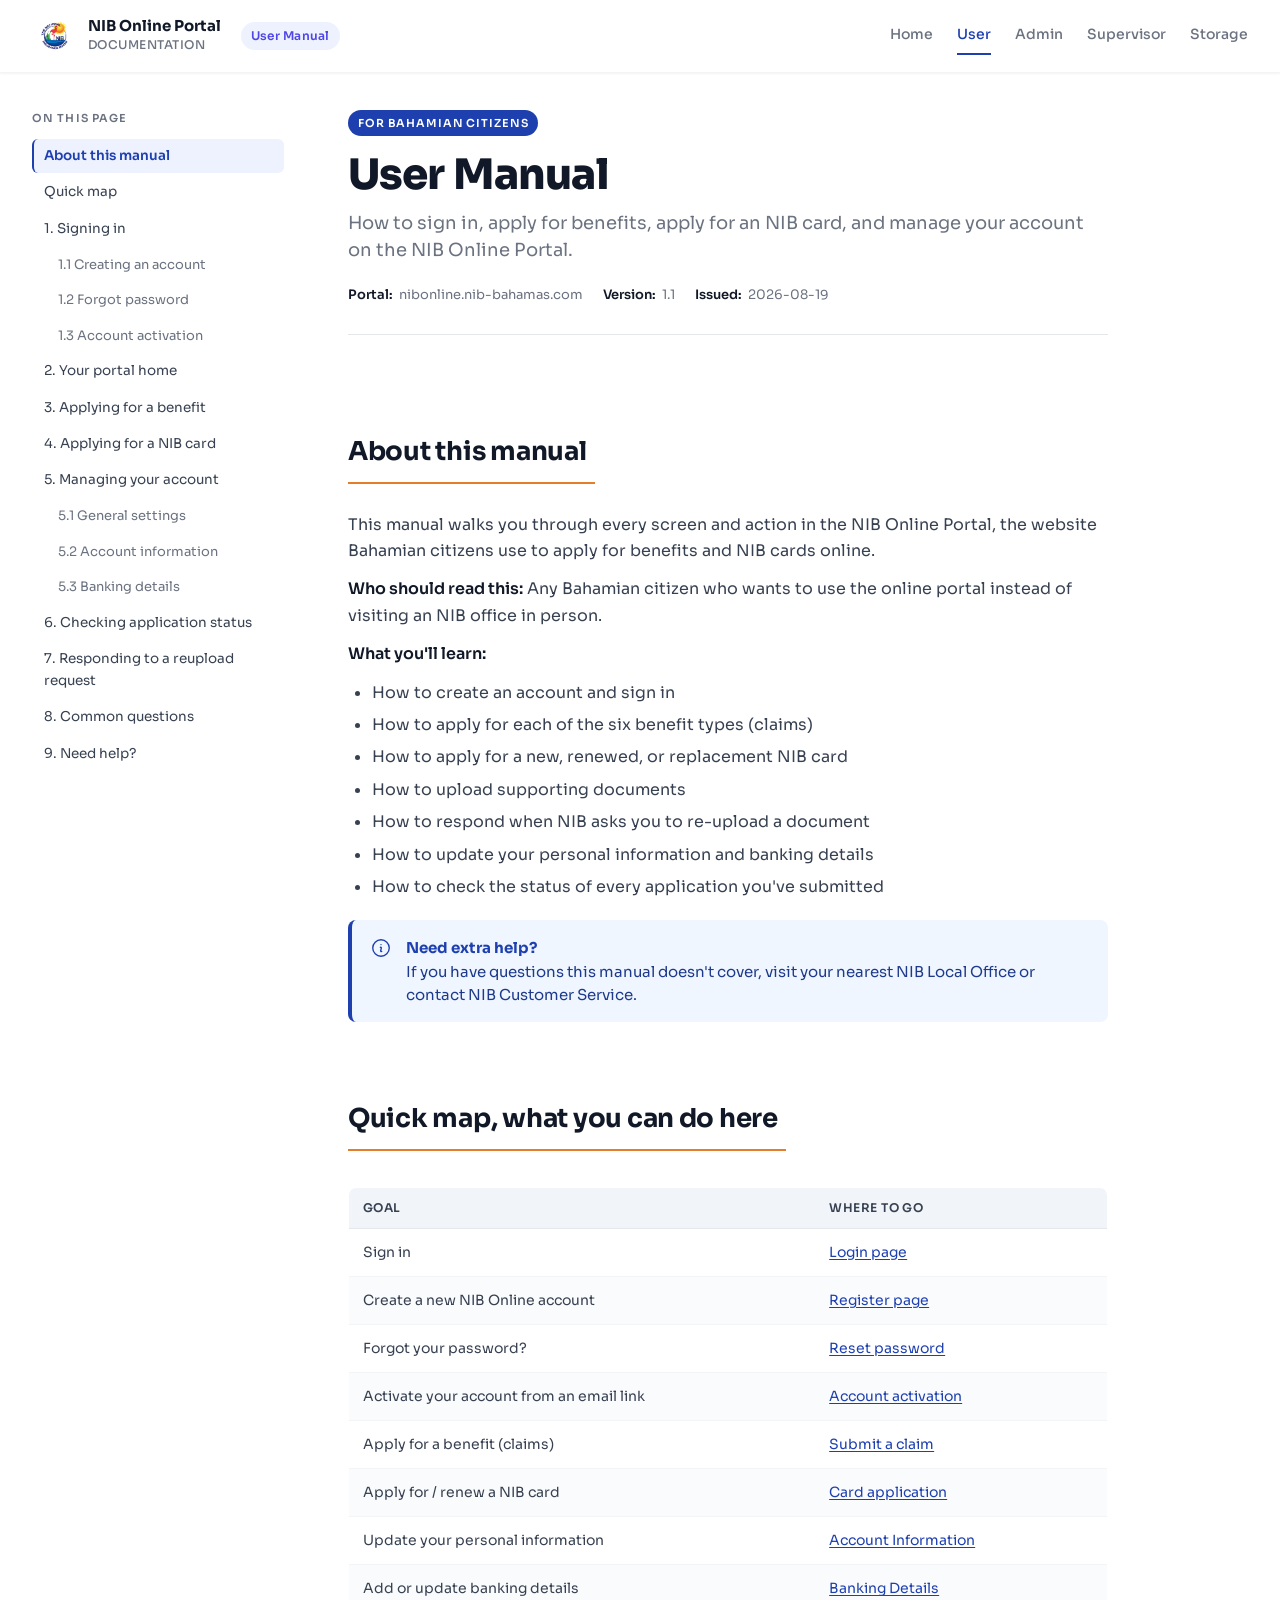
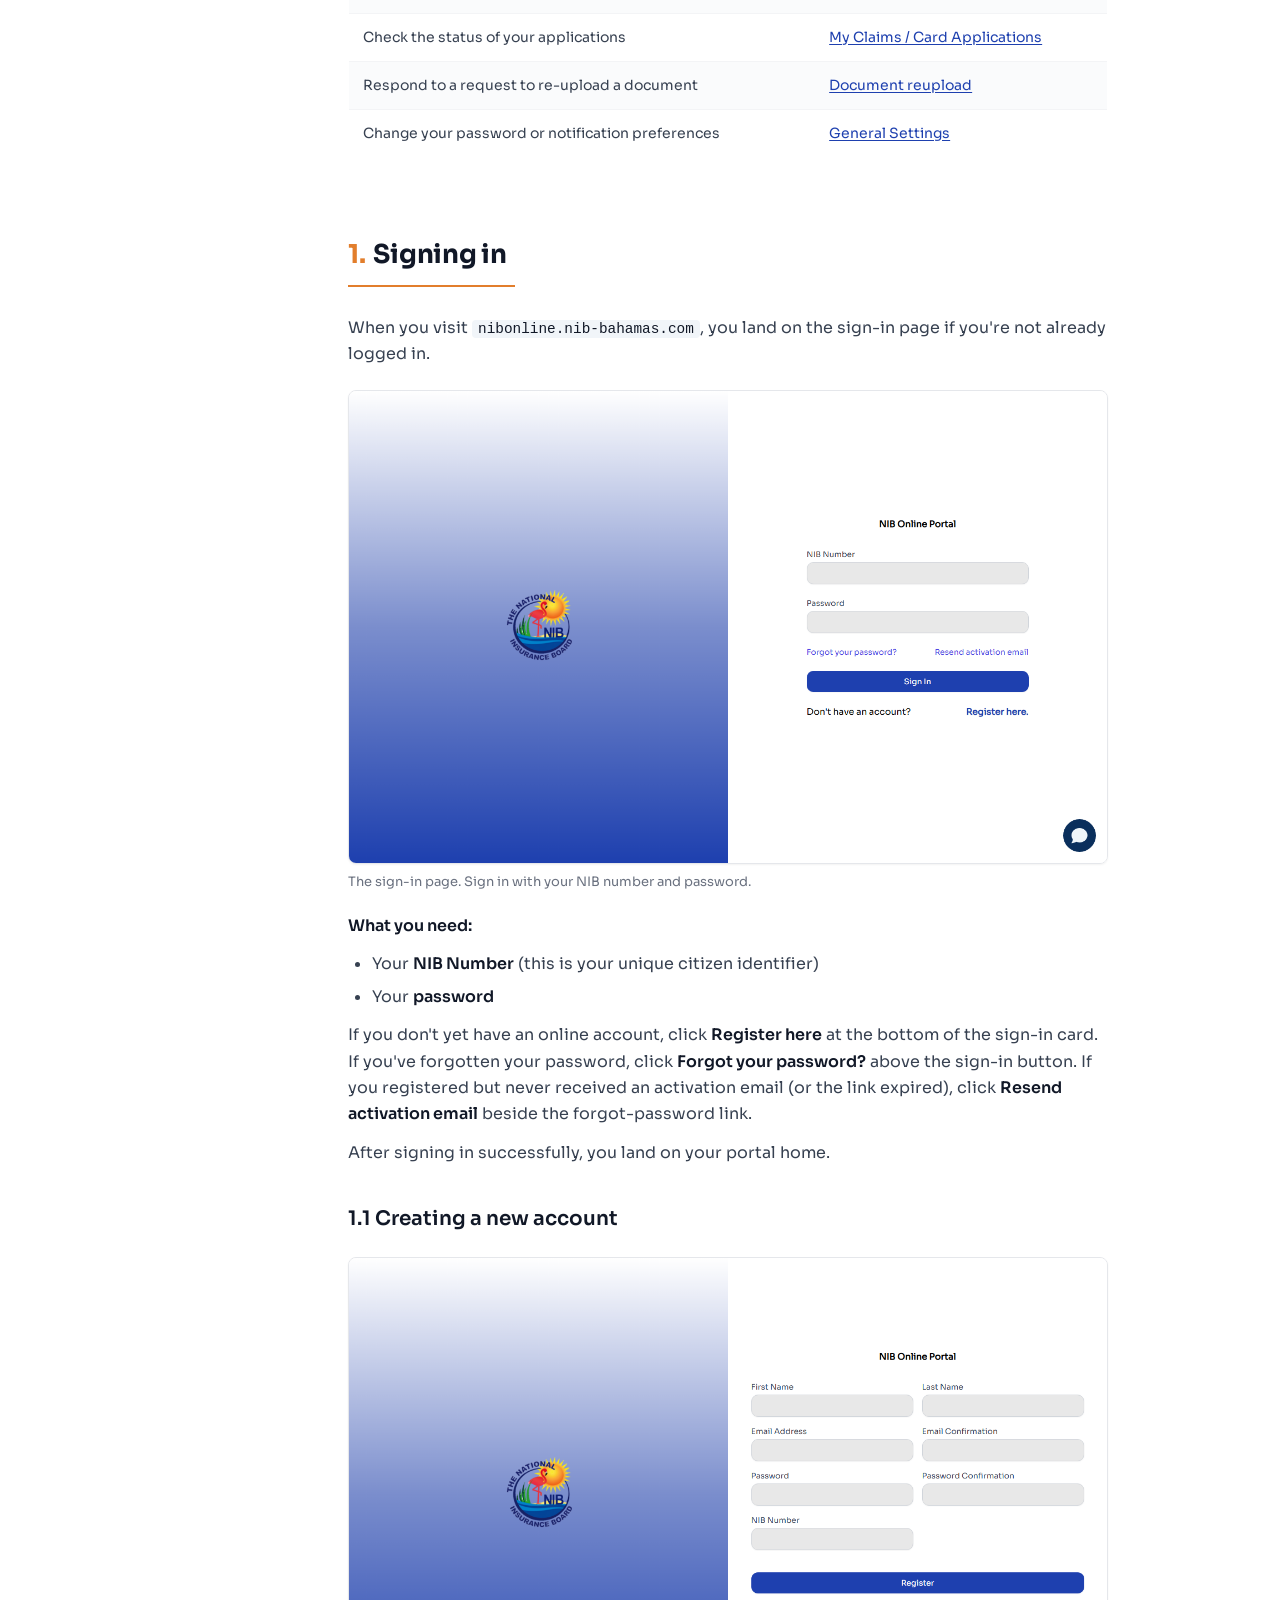
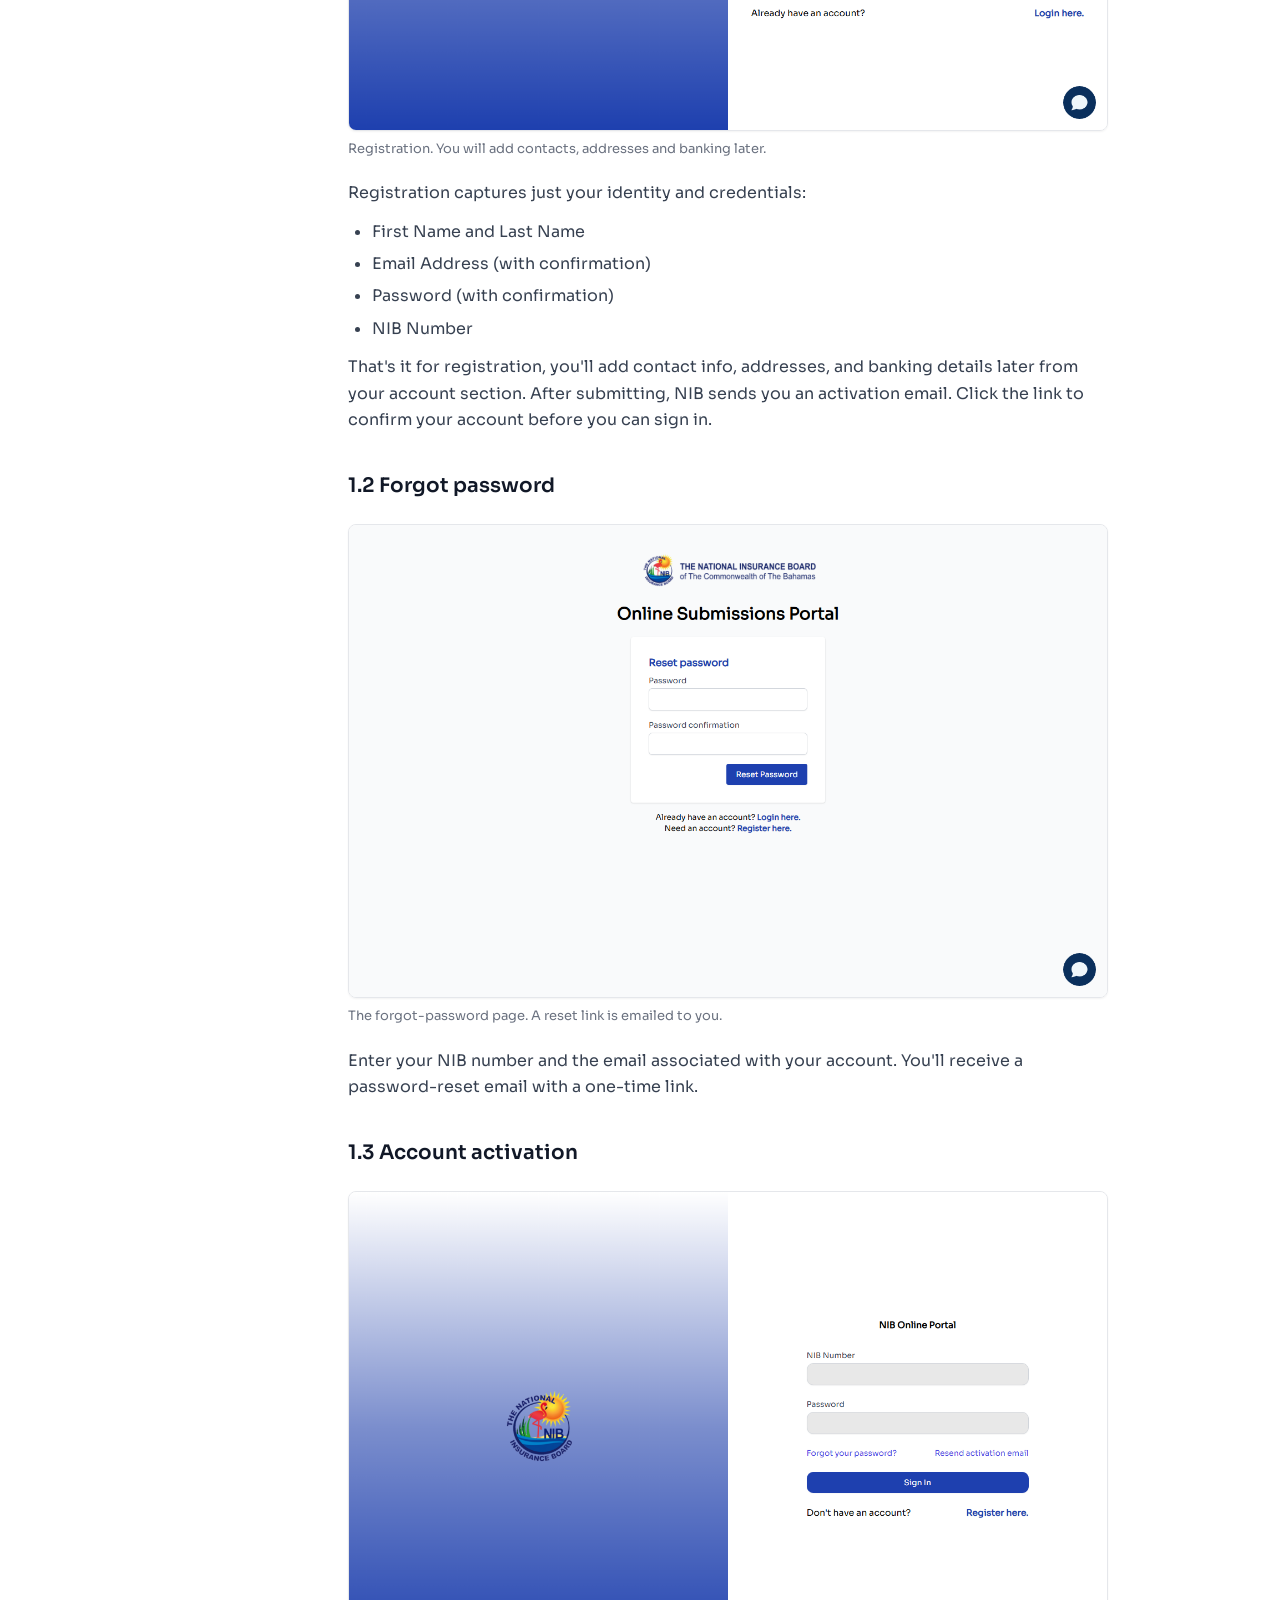
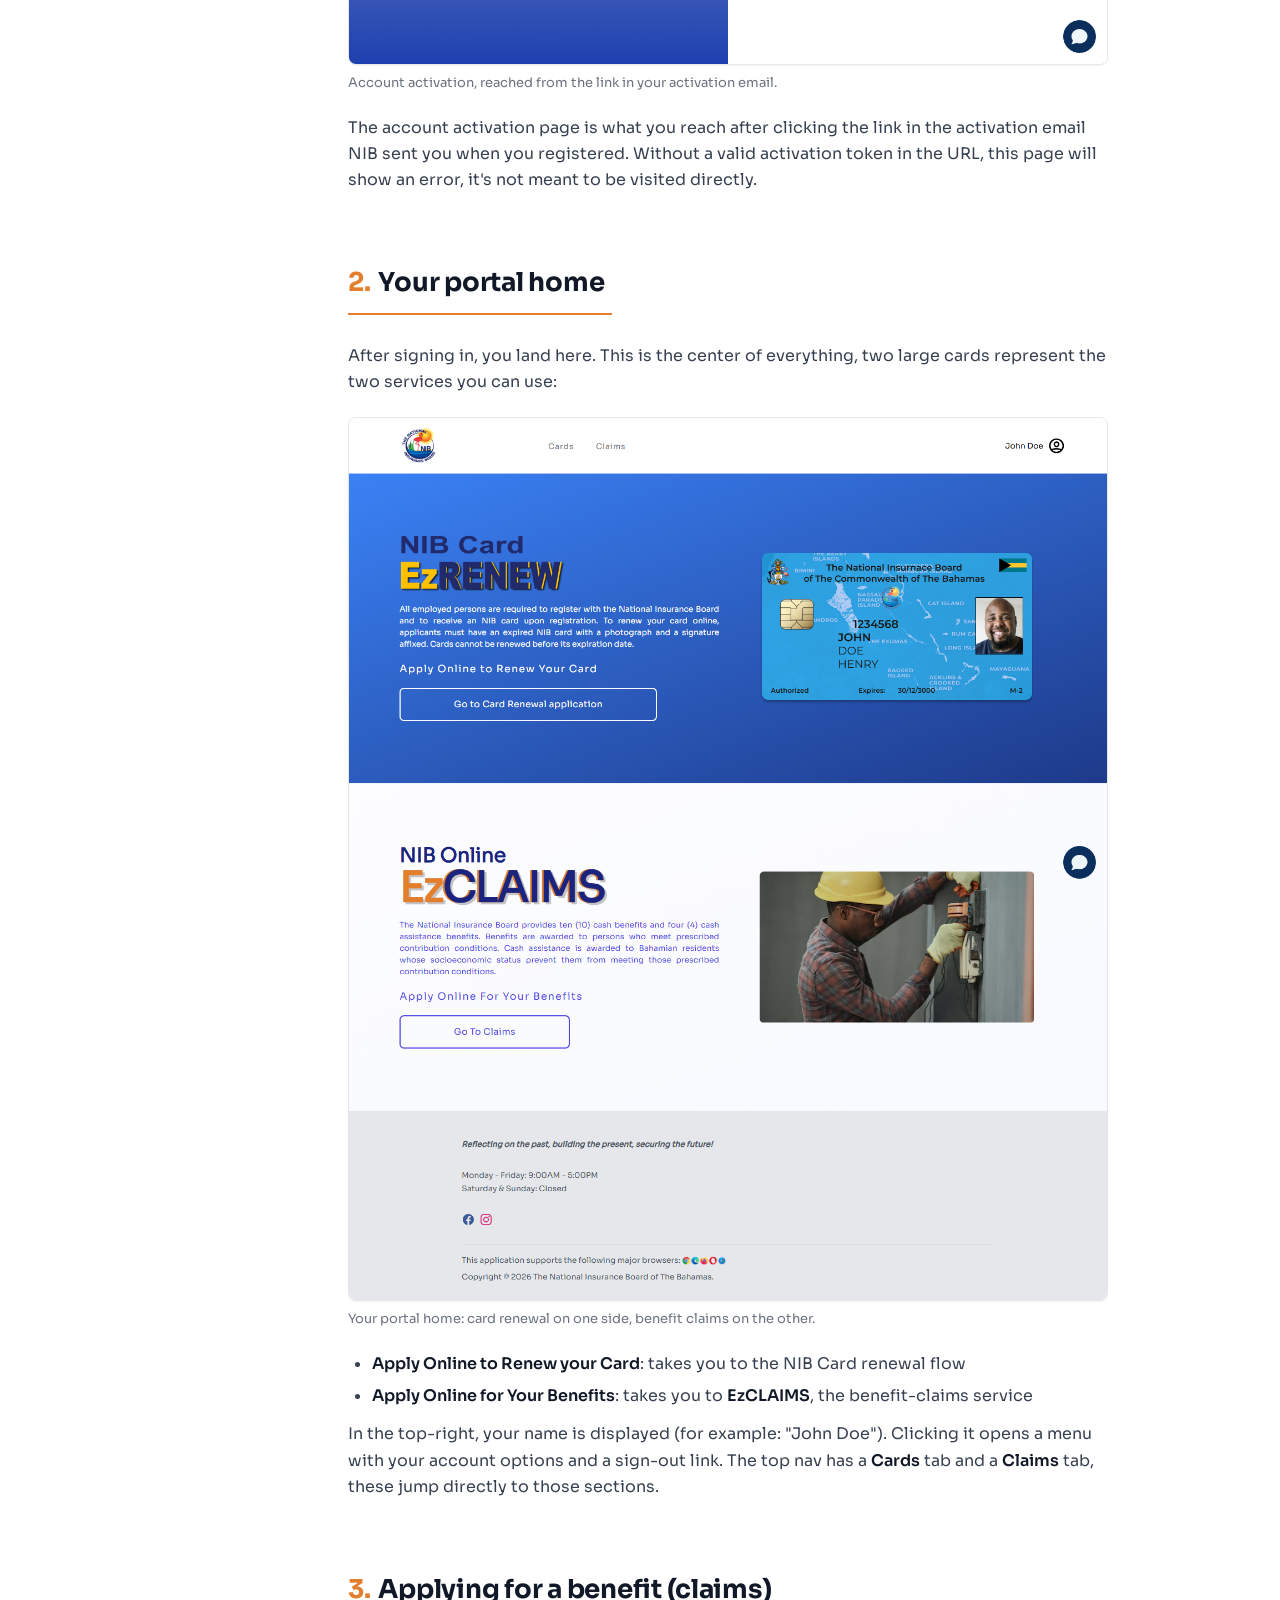
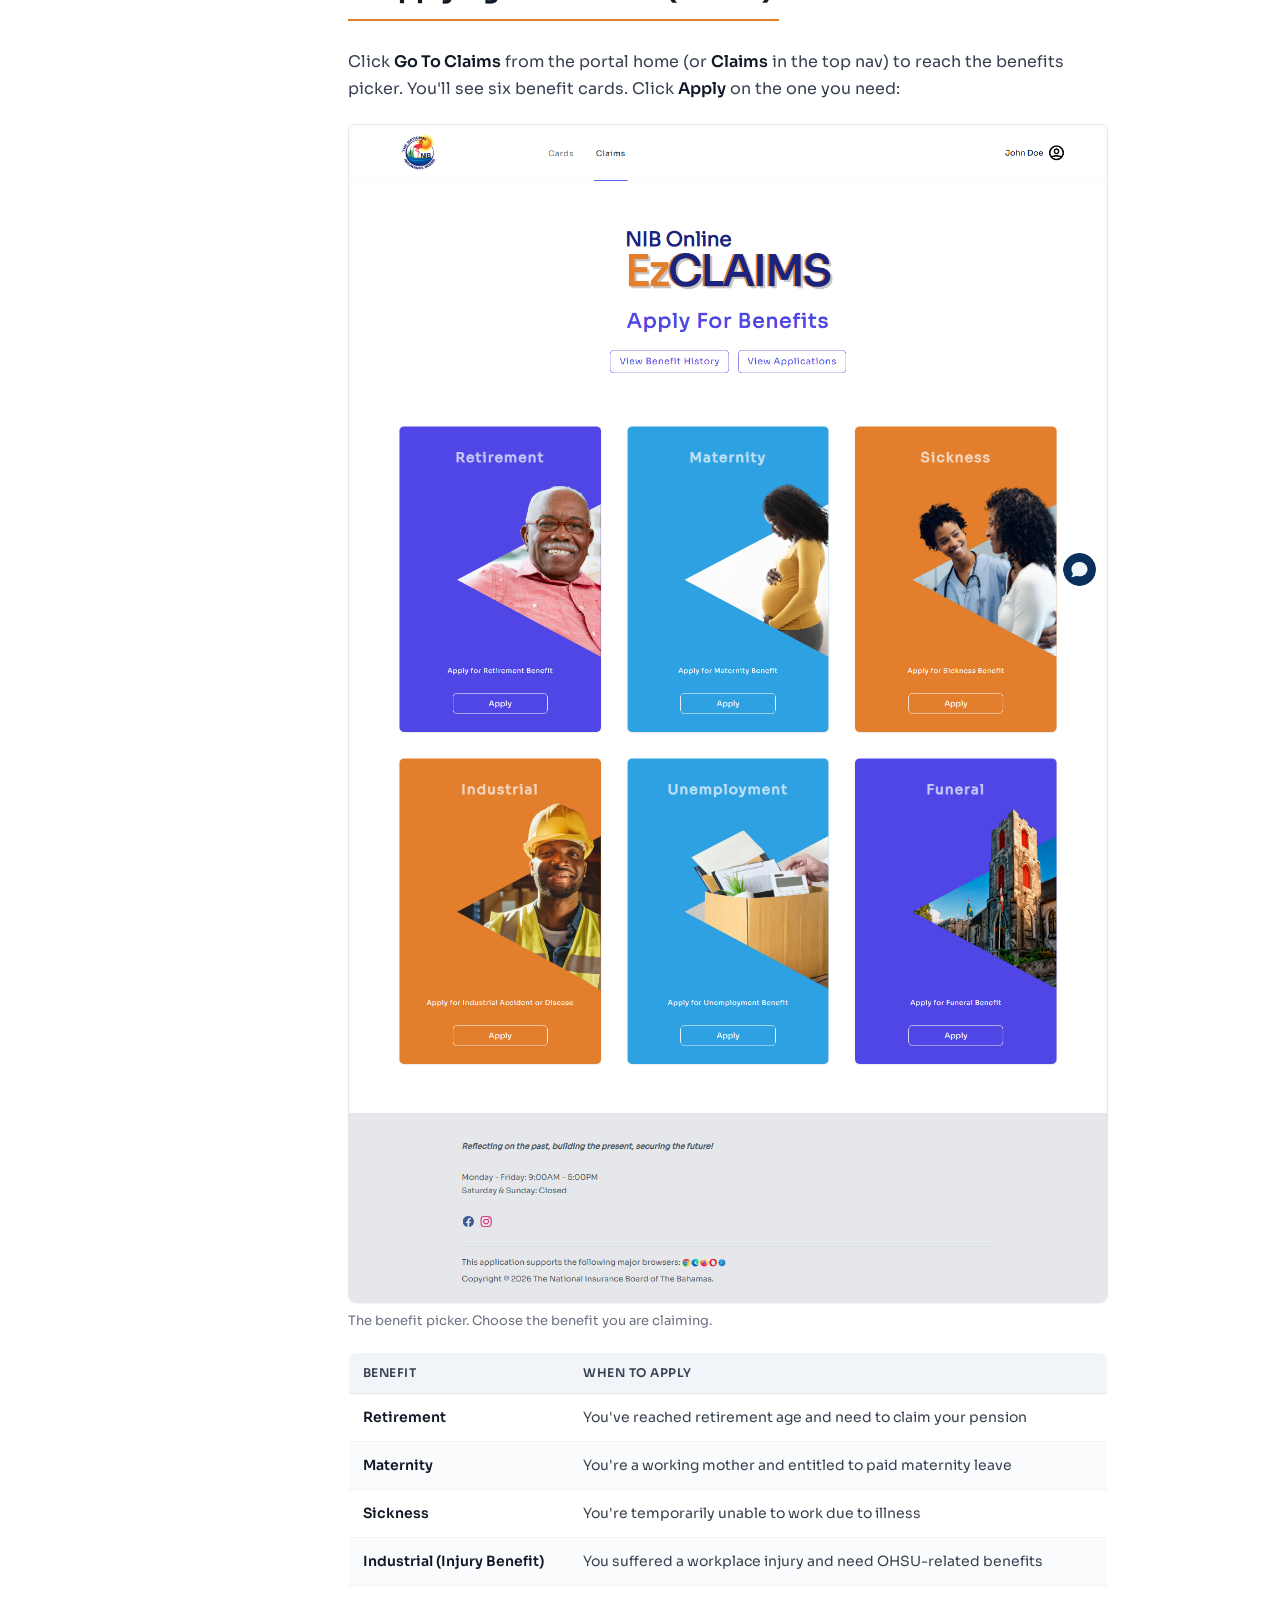
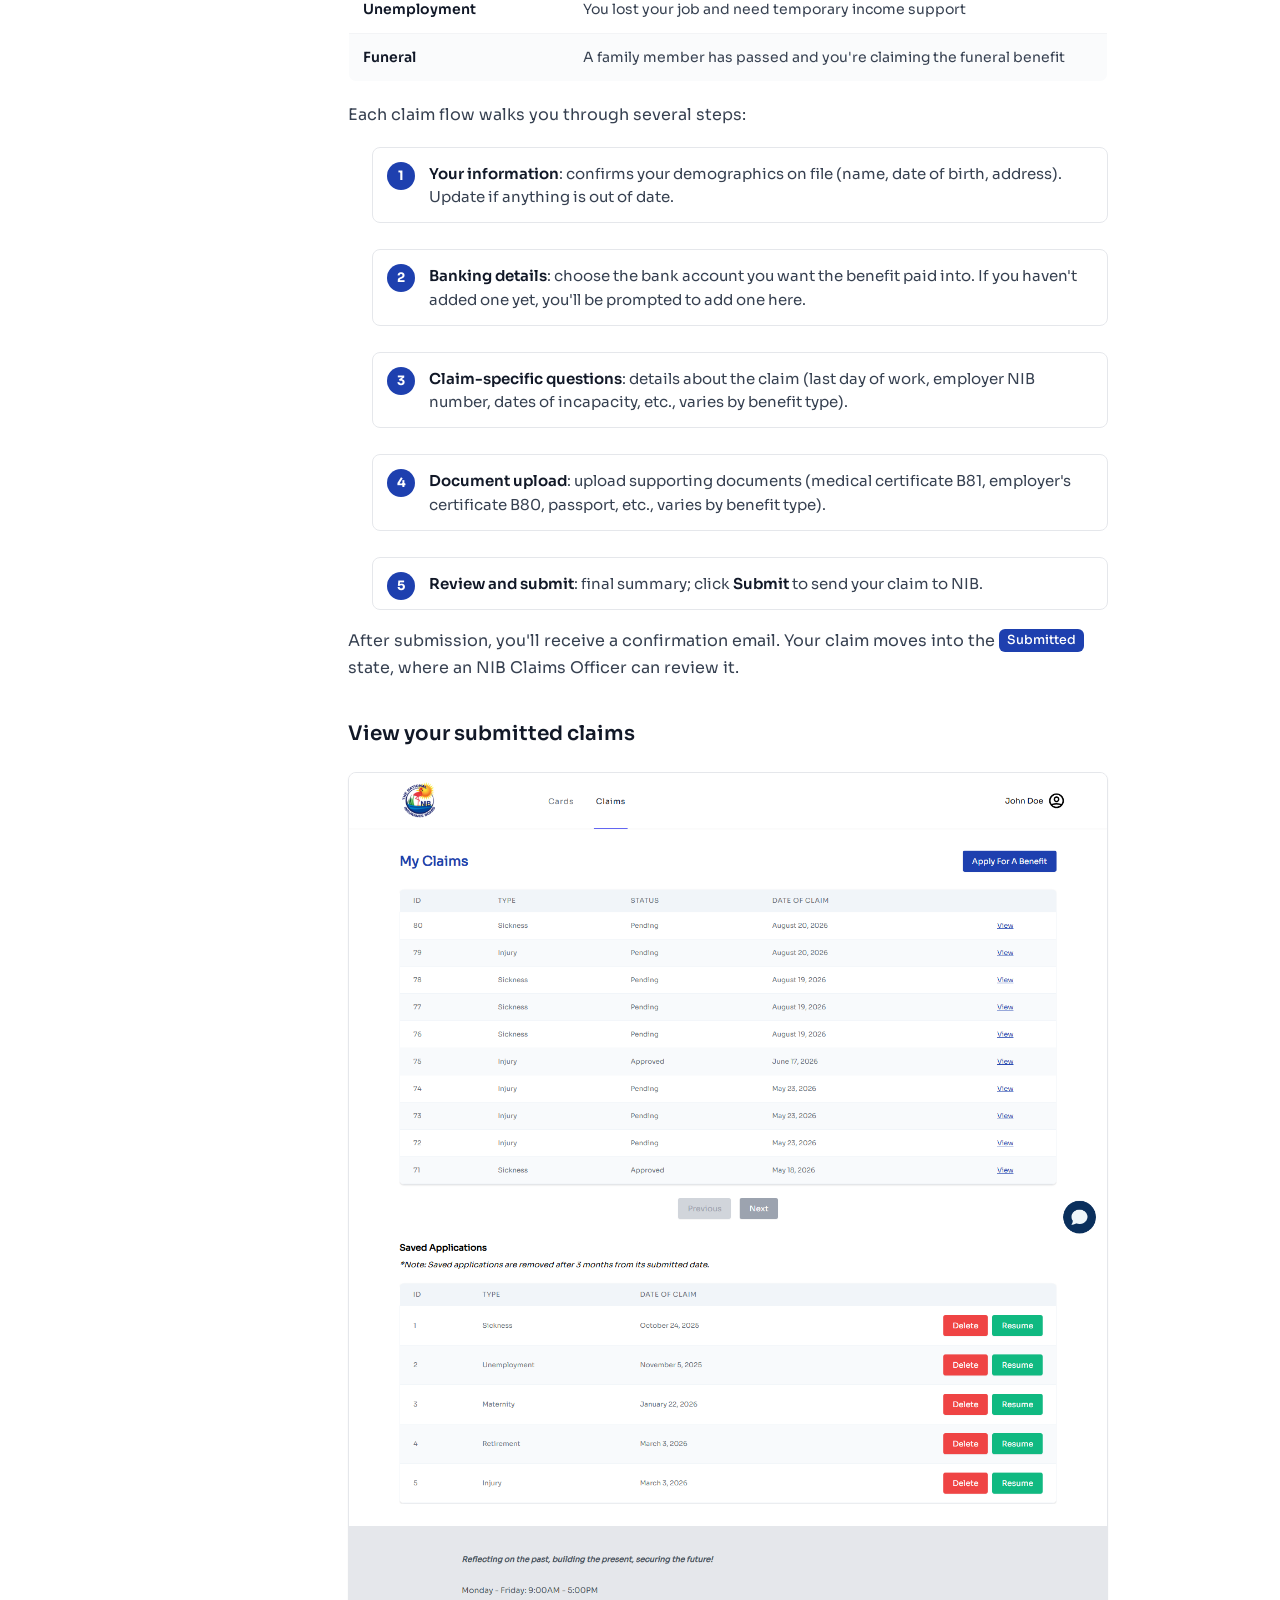
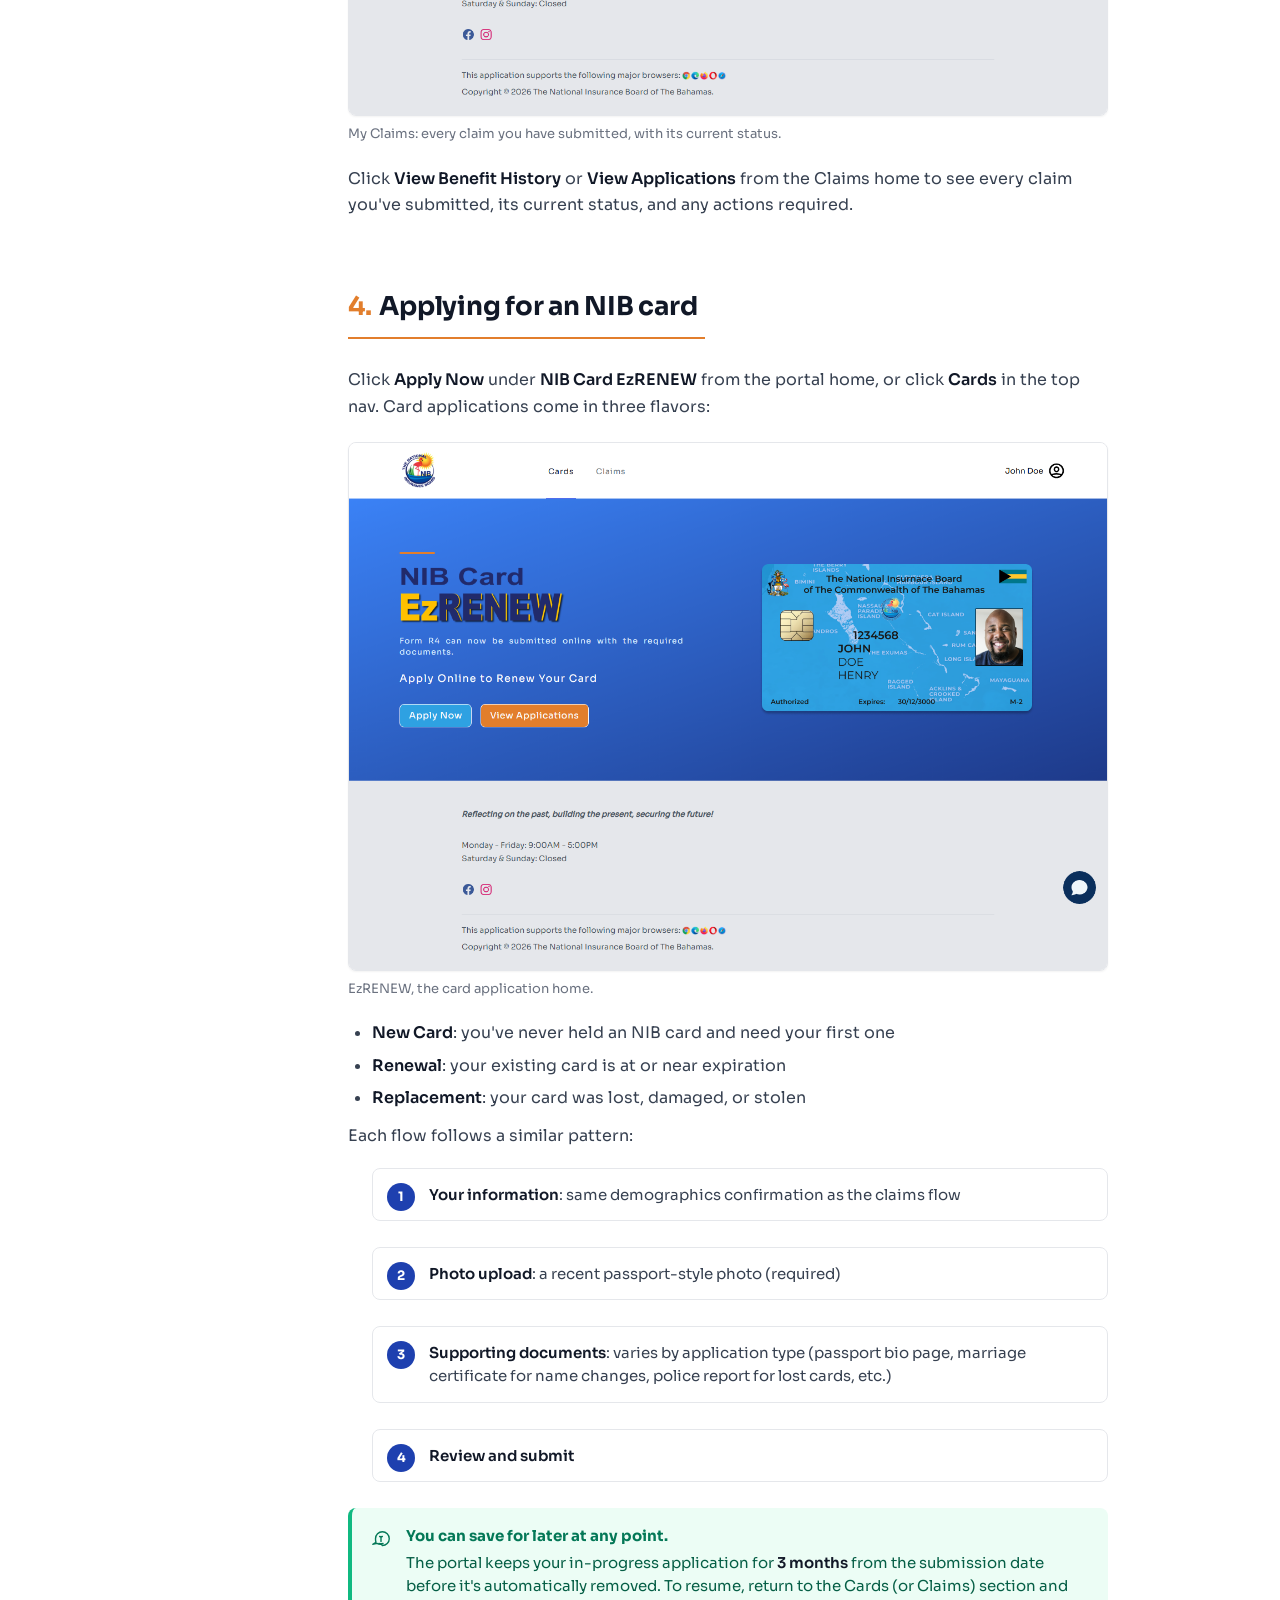
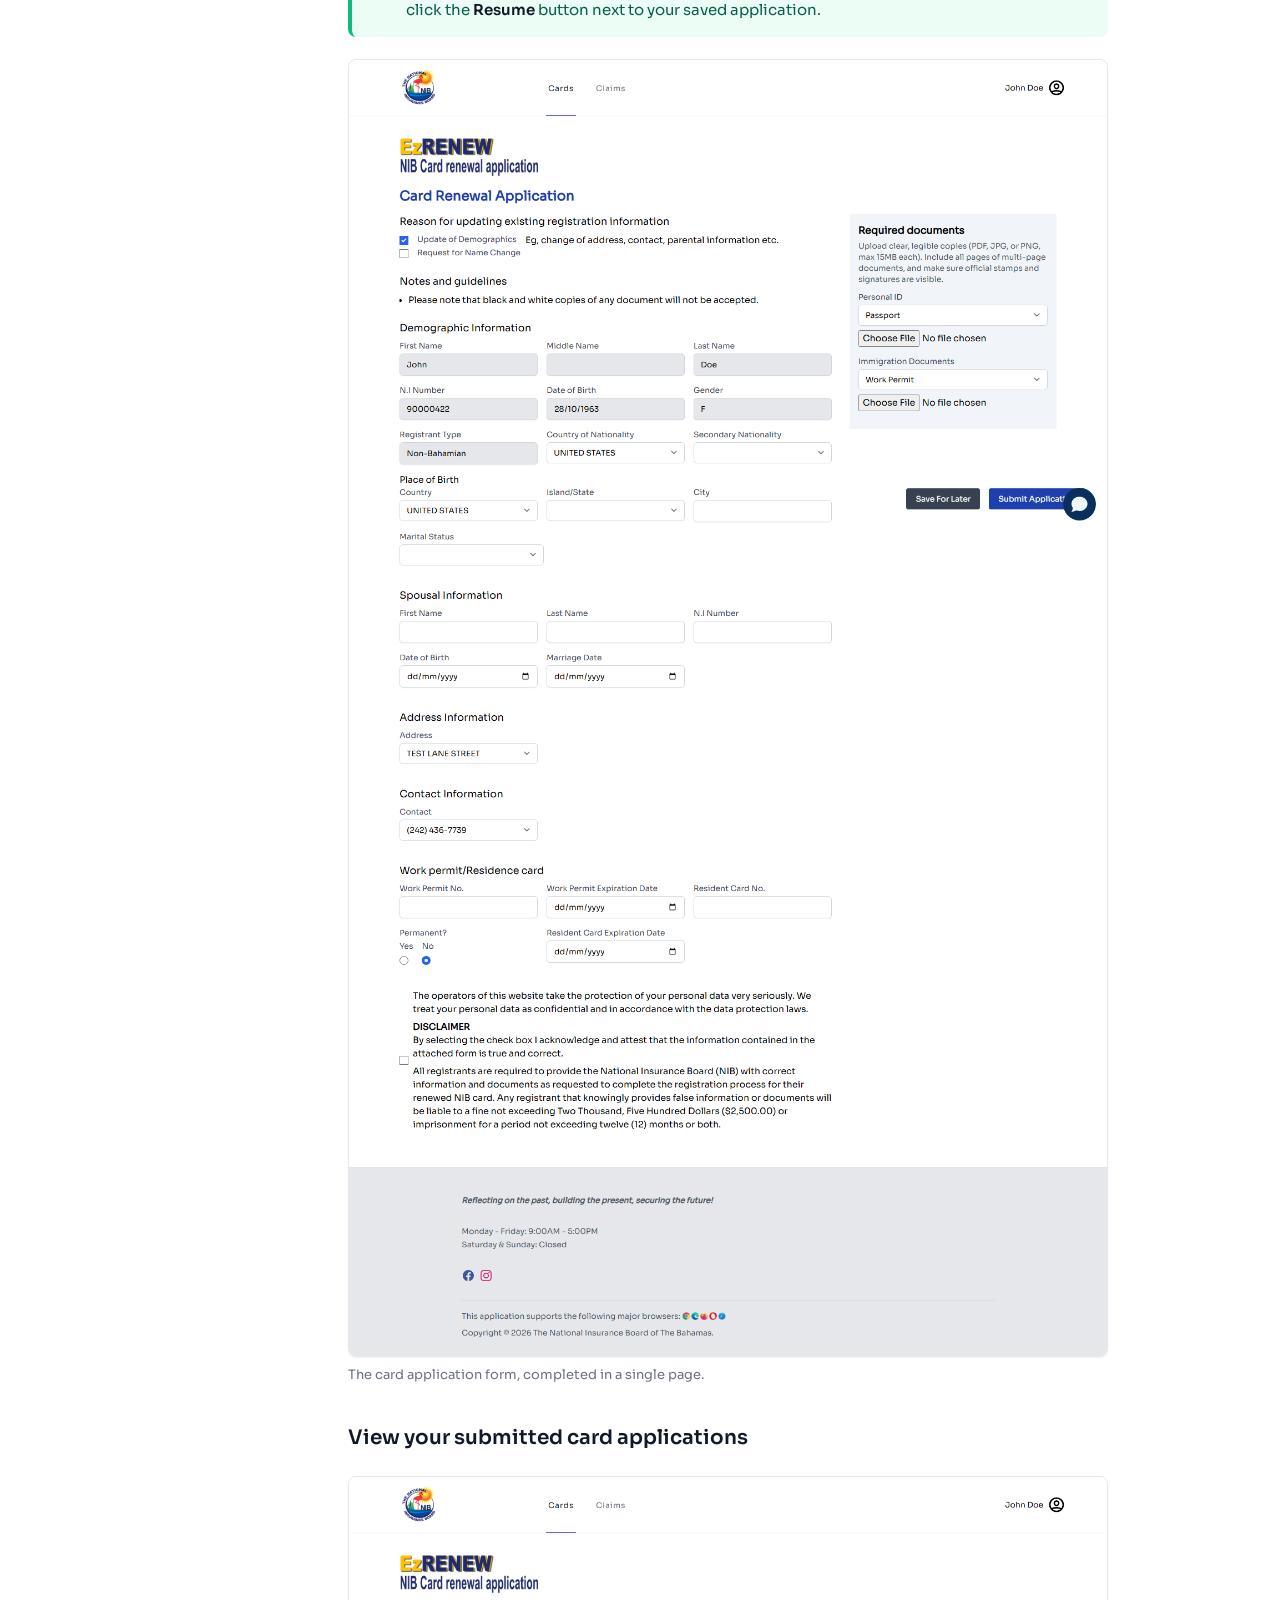
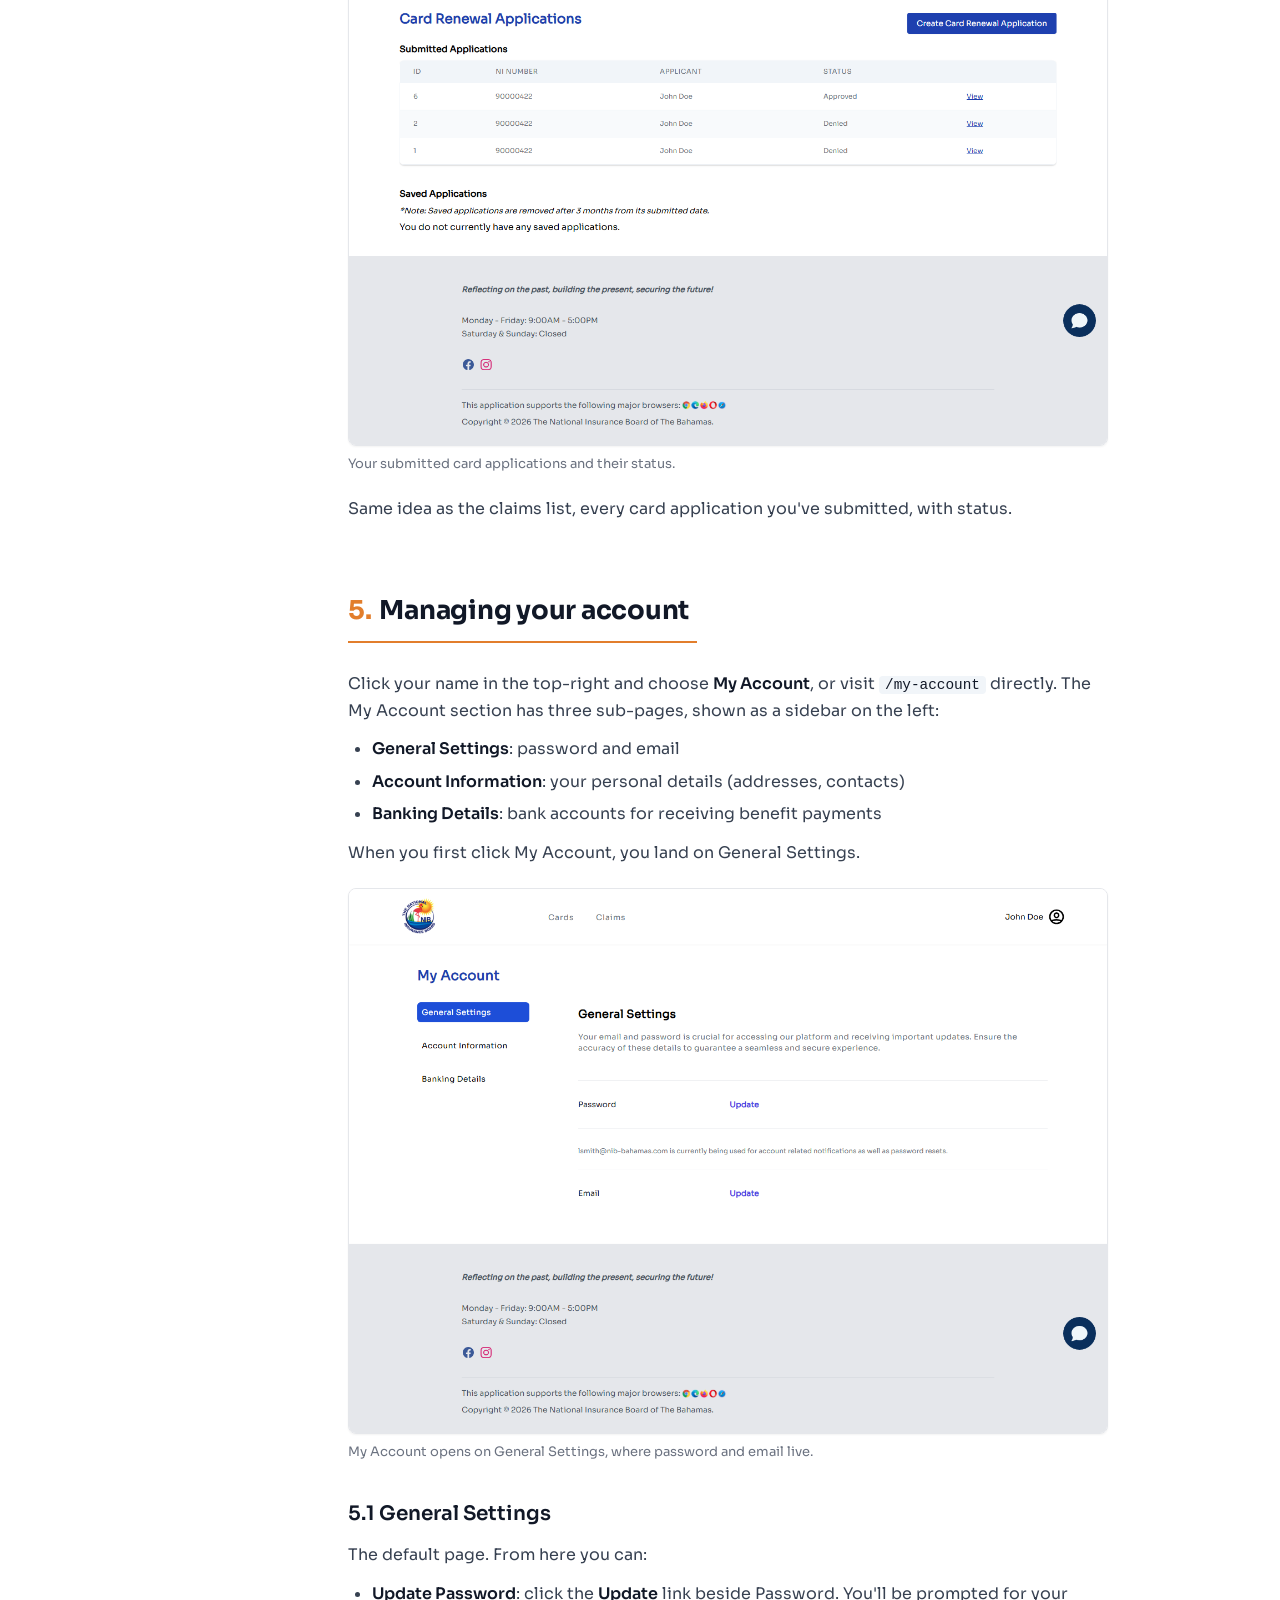
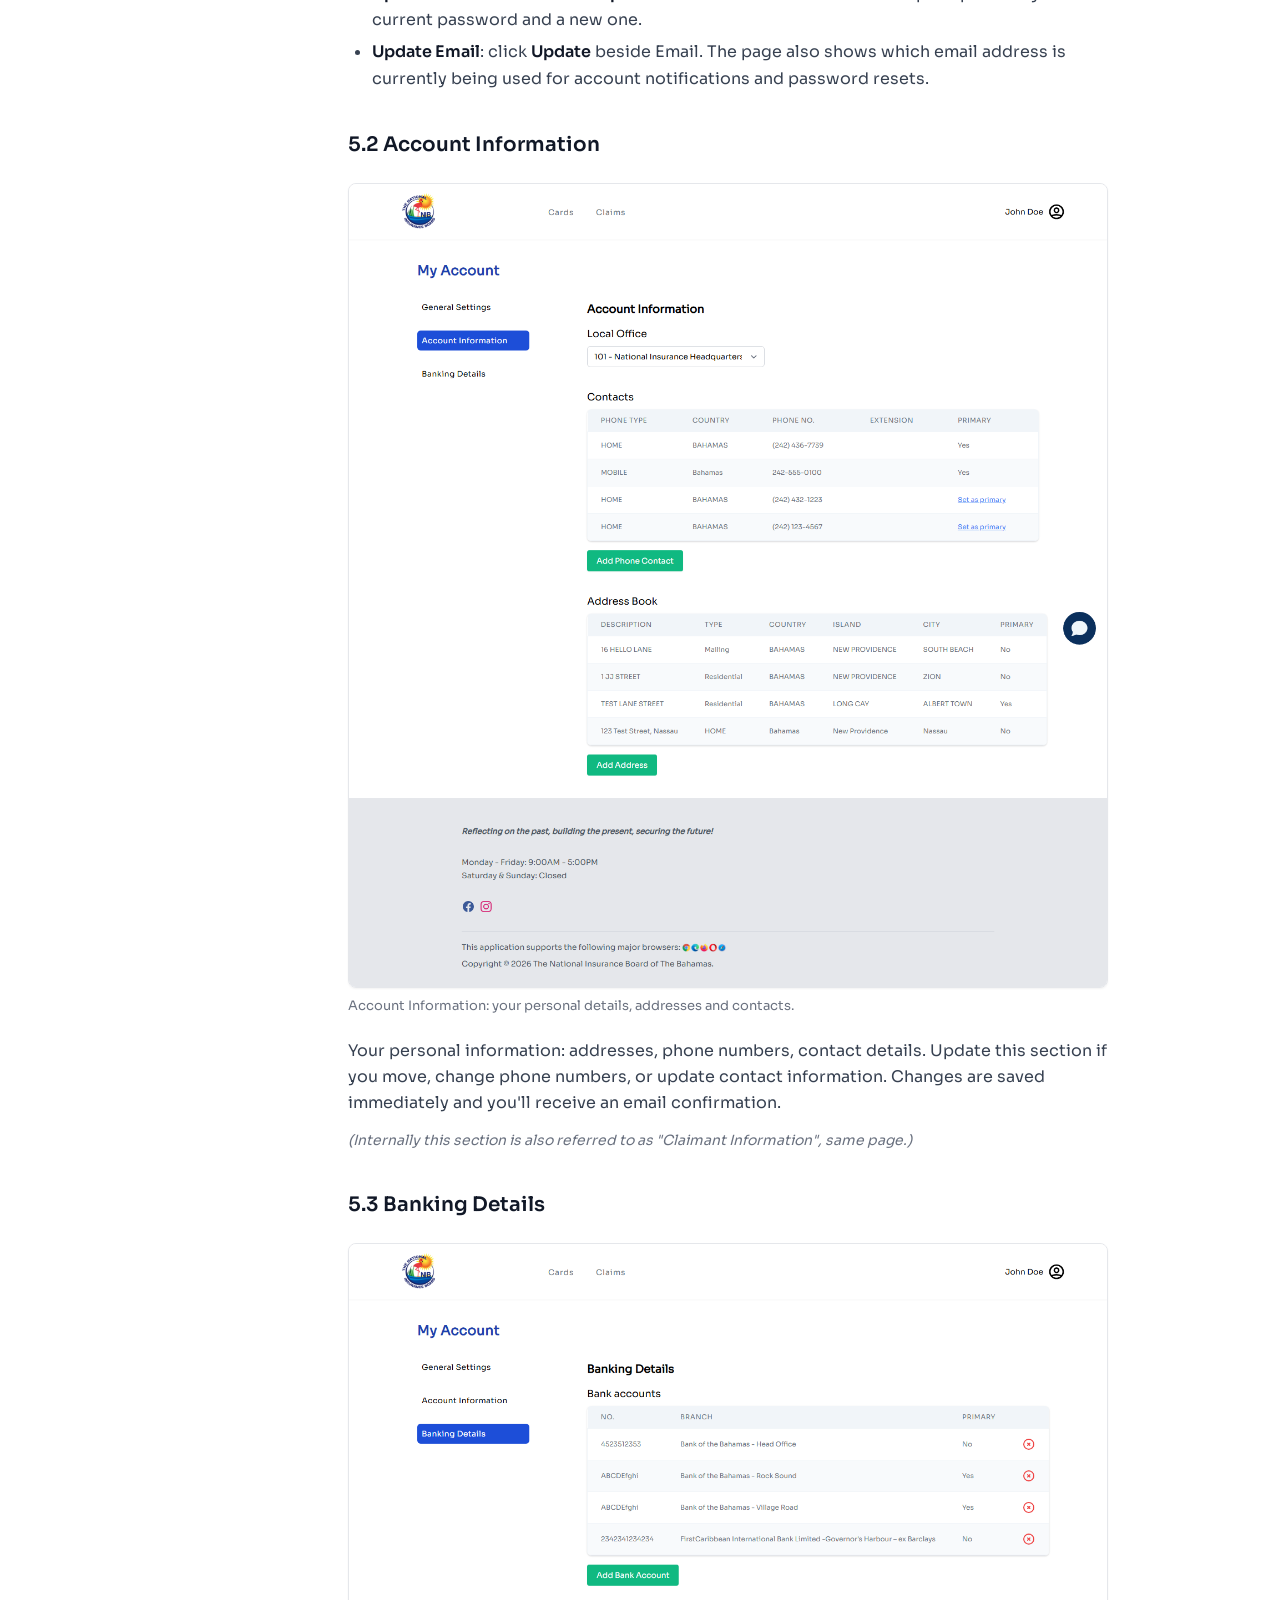
<file: onboarding/docs-site/docs/user-manual-print.html>
<!DOCTYPE html>
<html lang="en">
<head>
<meta charset="UTF-8">
<meta name="viewport" content="width=device-width, initial-scale=1">
<title>User Manual: NIB Online Portal</title>
<link rel="icon" type="image/png" href="../assets/favicon-32x32.png">
<link rel="stylesheet" href="../colors_and_type.css">
<link rel="stylesheet" href="docs.css">
</head>
<body>

<header class="doc-topbar">
  <div class="doc-topbar__inner">
    <a class="doc-topbar__logo" href="index.html">
      <img src="../assets/nib-logo-no-text.png" alt="NIB">
      <div>
        <div class="doc-topbar__title">NIB Online Portal</div>
        <div class="doc-topbar__sub">Documentation</div>
      </div>
    </a>
    <span class="doc-topbar__audience">User Manual</span>
    <div class="doc-topbar__spacer"></div>
    <nav class="doc-topbar__nav">
      <a href="index.html">Home</a>
      <a href="user-manual.html" class="is-current">User</a>
      <a href="admin-manual.html">Admin</a>
      <a href="supervisor-manual.html">Supervisor</a>
      <a href="storage-brief.html">Storage</a>
    </nav>
  </div>
</header>

<div class="doc-layout">

  <aside class="doc-sidebar">
    <p class="doc-sidebar__title">On this page</p>
    <ul class="doc-sidebar__list">
      <li><a href="#about">About this manual</a></li>
      <li><a href="#quickmap">Quick map</a></li>
      <li><a href="#signin">1. Signing in</a></li>
      <li><a href="#register" class="lvl-2">1.1 Creating an account</a></li>
      <li><a href="#forgot" class="lvl-2">1.2 Forgot password</a></li>
      <li><a href="#activation" class="lvl-2">1.3 Account activation</a></li>
      <li><a href="#home">2. Your portal home</a></li>
      <li><a href="#claims">3. Applying for a benefit</a></li>
      <li><a href="#cards">4. Applying for a NIB card</a></li>
      <li><a href="#account">5. Managing your account</a></li>
      <li><a href="#general" class="lvl-2">5.1 General settings</a></li>
      <li><a href="#info"    class="lvl-2">5.2 Account information</a></li>
      <li><a href="#banking" class="lvl-2">5.3 Banking details</a></li>
      <li><a href="#status">6. Checking application status</a></li>
      <li><a href="#reupload">7. Responding to a reupload request</a></li>
      <li><a href="#faq">8. Common questions</a></li>
      <li><a href="#help">9. Need help?</a></li>
    </ul>
  </aside>

  <main class="doc-main">

    <div class="doc-hero">
      <div class="doc-hero__eyebrow">For Bahamian Citizens</div>
      <h1 class="doc-hero__title">User Manual</h1>
      <p class="doc-hero__sub">How to sign in, apply for benefits, apply for an NIB card, and manage your account on the NIB Online Portal.</p>
      <div class="doc-hero__meta">
        <span><strong>Portal:</strong> nibonline.nib-bahamas.com</span>
        <span><strong>Version:</strong> 1.1</span>
        <span><strong>Issued:</strong> 2026-08-19</span>
      </div>
    </div>

    <h2 id="about">About this manual</h2>
    <p>This manual walks you through every screen and action in the NIB Online Portal, the website Bahamian citizens use to apply for benefits and NIB cards online.</p>
    <p><strong>Who should read this:</strong> Any Bahamian citizen who wants to use the online portal instead of visiting an NIB office in person.</p>
    <p><strong>What you'll learn:</strong></p>
    <ul>
      <li>How to create an account and sign in</li>
      <li>How to apply for each of the six benefit types (claims)</li>
      <li>How to apply for a new, renewed, or replacement NIB card</li>
      <li>How to upload supporting documents</li>
      <li>How to respond when NIB asks you to re-upload a document</li>
      <li>How to update your personal information and banking details</li>
      <li>How to check the status of every application you've submitted</li>
    </ul>
    <div class="callout callout--info">
      <svg class="callout__icon" viewBox="0 0 24 24" fill="none" stroke="currentColor" stroke-width="1.5"><path stroke-linecap="round" stroke-linejoin="round" d="M11.25 11.25l.041-.02a.75.75 0 011.063.852l-.708 2.836a.75.75 0 001.063.853l.041-.021M21 12a9 9 0 11-18 0 9 9 0 0118 0zm-9-3.75h.008v.008H12V8.25z"/></svg>
      <div class="callout__body">
        <span class="callout__title">Need extra help?</span>
        If you have questions this manual doesn't cover, visit your nearest NIB Local Office or contact NIB Customer Service.
      </div>
    </div>

    <h2 id="quickmap">Quick map, what you can do here</h2>
    <table>
      <thead><tr><th>Goal</th><th>Where to go</th></tr></thead>
      <tbody>
        <tr><td>Sign in</td><td><a href="#signin">Login page</a></td></tr>
        <tr><td>Create a new NIB Online account</td><td><a href="#register">Register page</a></td></tr>
        <tr><td>Forgot your password?</td><td><a href="#forgot">Reset password</a></td></tr>
        <tr><td>Activate your account from an email link</td><td><a href="#activation">Account activation</a></td></tr>
        <tr><td>Apply for a benefit (claims)</td><td><a href="#claims">Submit a claim</a></td></tr>
        <tr><td>Apply for / renew a NIB card</td><td><a href="#cards">Card application</a></td></tr>
        <tr><td>Update your personal information</td><td><a href="#info">Account Information</a></td></tr>
        <tr><td>Add or update banking details</td><td><a href="#banking">Banking Details</a></td></tr>
        <tr><td>Check the status of your applications</td><td><a href="#status">My Claims / Card Applications</a></td></tr>
        <tr><td>Respond to a request to re-upload a document</td><td><a href="#reupload">Document reupload</a></td></tr>
        <tr><td>Change your password or notification preferences</td><td><a href="#general">General Settings</a></td></tr>
      </tbody>
    </table>

    <h2 id="signin"><span class="doc-h-num">1.</span>Signing in</h2>
    <p>When you visit <code>nibonline.nib-bahamas.com</code>, you land on the sign-in page if you're not already logged in.</p>
    <figure class="doc-shot">
      <img src="../../images/citizen/02-login-page.png" alt="The NIB Online Portal sign-in page">
      <figcaption>The sign-in page. Sign in with your NIB number and password.</figcaption>
    </figure>
    <p><strong>What you need:</strong></p>
    <ul>
      <li>Your <strong>NIB Number</strong> (this is your unique citizen identifier)</li>
      <li>Your <strong>password</strong></li>
    </ul>
    <p>If you don't yet have an online account, click <strong>Register here</strong> at the bottom of the sign-in card. If you've forgotten your password, click <strong>Forgot your password?</strong> above the sign-in button. If you registered but never received an activation email (or the link expired), click <strong>Resend activation email</strong> beside the forgot-password link.</p>
    <p>After signing in successfully, you land on your portal home.</p>

    <h3 id="register">1.1 Creating a new account</h3>
    <figure class="doc-shot">
      <img src="../../images/citizen/03-register-page.png" alt="The registration form">
      <figcaption>Registration. You will add contacts, addresses and banking later.</figcaption>
    </figure>
    <p>Registration captures just your identity and credentials:</p>
    <ul>
      <li>First Name and Last Name</li>
      <li>Email Address (with confirmation)</li>
      <li>Password (with confirmation)</li>
      <li>NIB Number</li>
    </ul>
    <p>That's it for registration, you'll add contact info, addresses, and banking details later from your account section. After submitting, NIB sends you an activation email. Click the link to confirm your account before you can sign in.</p>

    <h3 id="forgot">1.2 Forgot password</h3>
    <figure class="doc-shot">
      <img src="../../images/citizen/04-reset-password-page.png" alt="The forgot-password page">
      <figcaption>The forgot-password page. A reset link is emailed to you.</figcaption>
    </figure>
    <p>Enter your NIB number and the email associated with your account. You'll receive a password-reset email with a one-time link.</p>

    <h3 id="activation">1.3 Account activation</h3>
    <figure class="doc-shot">
      <img src="../../images/citizen/04b-account-activation-page.png" alt="The account activation page">
      <figcaption>Account activation, reached from the link in your activation email.</figcaption>
    </figure>
    <p>The account activation page is what you reach after clicking the link in the activation email NIB sent you when you registered. Without a valid activation token in the URL, this page will show an error, it's not meant to be visited directly.</p>

    <h2 id="home"><span class="doc-h-num">2.</span>Your portal home</h2>
    <p>After signing in, you land here. This is the center of everything, two large cards represent the two services you can use:</p>
    <figure class="doc-shot">
      <img src="../../images/citizen/05-portal-home.png" alt="The portal home with the two service cards">
      <figcaption>Your portal home: card renewal on one side, benefit claims on the other.</figcaption>
    </figure>
    <ul>
      <li><strong>Apply Online to Renew your Card</strong>: takes you to the NIB Card renewal flow</li>
      <li><strong>Apply Online for Your Benefits</strong>: takes you to <strong>EzCLAIMS</strong>, the benefit-claims service</li>
    </ul>
    <p>In the top-right, your name is displayed (for example: "John Doe"). Clicking it opens a menu with your account options and a sign-out link. The top nav has a <strong>Cards</strong> tab and a <strong>Claims</strong> tab, these jump directly to those sections.</p>

    <h2 id="claims"><span class="doc-h-num">3.</span>Applying for a benefit (claims)</h2>
    <p>Click <strong>Go To Claims</strong> from the portal home (or <strong>Claims</strong> in the top nav) to reach the benefits picker. You'll see six benefit cards. Click <strong>Apply</strong> on the one you need:</p>
    <figure class="doc-shot">
      <img src="../../images/citizen/08-claims-home.png" alt="The EzCLAIMS benefit picker">
      <figcaption>The benefit picker. Choose the benefit you are claiming.</figcaption>
    </figure>
    <table>
      <thead><tr><th>Benefit</th><th>When to apply</th></tr></thead>
      <tbody>
        <tr><td><strong>Retirement</strong></td><td>You've reached retirement age and need to claim your pension</td></tr>
        <tr><td><strong>Maternity</strong></td><td>You're a working mother and entitled to paid maternity leave</td></tr>
        <tr><td><strong>Sickness</strong></td><td>You're temporarily unable to work due to illness</td></tr>
        <tr><td><strong>Industrial (Injury Benefit)</strong></td><td>You suffered a workplace injury and need OHSU-related benefits</td></tr>
        <tr><td><strong>Unemployment</strong></td><td>You lost your job and need temporary income support</td></tr>
        <tr><td><strong>Funeral</strong></td><td>A family member has passed and you're claiming the funeral benefit</td></tr>
      </tbody>
    </table>

    <p>Each claim flow walks you through several steps:</p>
    <ol class="steps">
      <li><strong>Your information</strong>: confirms your demographics on file (name, date of birth, address). Update if anything is out of date.</li>
      <li><strong>Banking details</strong>: choose the bank account you want the benefit paid into. If you haven't added one yet, you'll be prompted to add one here.</li>
      <li><strong>Claim-specific questions</strong>: details about the claim (last day of work, employer NIB number, dates of incapacity, etc., varies by benefit type).</li>
      <li><strong>Document upload</strong>: upload supporting documents (medical certificate B81, employer's certificate B80, passport, etc., varies by benefit type).</li>
      <li><strong>Review and submit</strong>: final summary; click <strong>Submit</strong> to send your claim to NIB.</li>
    </ol>
    <p>After submission, you'll receive a confirmation email. Your claim moves into the <span class="chip-inline chip-inline--info">Submitted</span> state, where an NIB Claims Officer can review it.</p>

    <h3 id="view-claims">View your submitted claims</h3>
    <figure class="doc-shot">
      <img src="../../images/citizen/09-my-claims.png" alt="The My Claims list">
      <figcaption>My Claims: every claim you have submitted, with its current status.</figcaption>
    </figure>
    <p>Click <strong>View Benefit History</strong> or <strong>View Applications</strong> from the Claims home to see every claim you've submitted, its current status, and any actions required.</p>

    <h2 id="cards"><span class="doc-h-num">4.</span>Applying for an NIB card</h2>
    <p>Click <strong>Apply Now</strong> under <strong>NIB Card EzRENEW</strong> from the portal home, or click <strong>Cards</strong> in the top nav. Card applications come in three flavors:</p>
    <figure class="doc-shot">
      <img src="../../images/citizen/14-card-renewal-home.png" alt="The EzRENEW card home">
      <figcaption>EzRENEW, the card application home.</figcaption>
    </figure>
    <ul>
      <li><strong>New Card</strong>: you've never held an NIB card and need your first one</li>
      <li><strong>Renewal</strong>: your existing card is at or near expiration</li>
      <li><strong>Replacement</strong>: your card was lost, damaged, or stolen</li>
    </ul>
    <p>Each flow follows a similar pattern:</p>
    <ol class="steps">
      <li><strong>Your information</strong>: same demographics confirmation as the claims flow</li>
      <li><strong>Photo upload</strong>: a recent passport-style photo (required)</li>
      <li><strong>Supporting documents</strong>: varies by application type (passport bio page, marriage certificate for name changes, police report for lost cards, etc.)</li>
      <li><strong>Review and submit</strong></li>
    </ol>
    <div class="callout callout--tip">
      <svg class="callout__icon" viewBox="0 0 24 24" fill="none" stroke="currentColor" stroke-width="1.5"><path stroke-linecap="round" stroke-linejoin="round" d="M12 18v-5.25m0 0a6.01 6.01 0 0 0 1.5-.189m-1.5.189a6.01 6.01 0 0 1-1.5-.189m3.75 7.478a12.06 12.06 0 0 1-4.5 0m3.75 2.355a7.5 7.5 0 1 0-7.5-7.5c0 1.355.18 2.668.515 3.917L3 21l4.583-.916a7.5 7.5 0 0 0 4.917.916z"/></svg>
      <div class="callout__body">
        <span class="callout__title">You can save for later at any point.</span>
        The portal keeps your in-progress application for <strong>3 months</strong> from the submission date before it's automatically removed. To resume, return to the Cards (or Claims) section and click the <strong>Resume</strong> button next to your saved application.
      </div>
    </div>
    <figure class="doc-shot">
      <img src="../../images/citizen/16-card-renewal-create.png" alt="The card application form">
      <figcaption>The card application form, completed in a single page.</figcaption>
    </figure>
    <h3 id="view-cards">View your submitted card applications</h3>
    <figure class="doc-shot">
      <img src="../../images/citizen/15-card-applications-list.png" alt="The card applications list">
      <figcaption>Your submitted card applications and their status.</figcaption>
    </figure>
    <p>Same idea as the claims list, every card application you've submitted, with status.</p>

    <h2 id="account"><span class="doc-h-num">5.</span>Managing your account</h2>
    <p>Click your name in the top-right and choose <strong>My Account</strong>, or visit <code>/my-account</code> directly. The My Account section has three sub-pages, shown as a sidebar on the left:</p>
    <ul>
      <li><strong>General Settings</strong>: password and email</li>
      <li><strong>Account Information</strong>: your personal details (addresses, contacts)</li>
      <li><strong>Banking Details</strong>: bank accounts for receiving benefit payments</li>
    </ul>
    <p>When you first click My Account, you land on General Settings.</p>
    <figure class="doc-shot">
      <img src="../../images/citizen/10-my-account.png" alt="My Account, General Settings">
      <figcaption>My Account opens on General Settings, where password and email live.</figcaption>
    </figure>

    <h3 id="general">5.1 General Settings</h3>
    <p>The default page. From here you can:</p>
    <ul>
      <li><strong>Update Password</strong>: click the <strong>Update</strong> link beside Password. You'll be prompted for your current password and a new one.</li>
      <li><strong>Update Email</strong>: click <strong>Update</strong> beside Email. The page also shows which email address is currently being used for account notifications and password resets.</li>
    </ul>

    <h3 id="info">5.2 Account Information</h3>
    <figure class="doc-shot">
      <img src="../../images/citizen/11-claimant-information.png" alt="The Account Information page">
      <figcaption>Account Information: your personal details, addresses and contacts.</figcaption>
    </figure>
    <p>Your personal information: addresses, phone numbers, contact details. Update this section if you move, change phone numbers, or update contact information. Changes are saved immediately and you'll receive an email confirmation.</p>
    <p style="font-size: 14px; color: var(--fg-3); font-style: italic;">(Internally this section is also referred to as "Claimant Information", same page.)</p>

    <h3 id="banking">5.3 Banking Details</h3>
    <figure class="doc-shot">
      <img src="../../images/citizen/12-banking-details.png" alt="The Banking Details page">
      <figcaption>Banking Details: the accounts your benefit payments can be sent to.</figcaption>
    </figure>
    <p>Your bank accounts on file for receiving benefit payments. The page shows a table with <strong>Account No.</strong>, <strong>Branch</strong>, and <strong>Primary</strong> columns plus a delete (×) action per row, and an <strong>Add Bank Account</strong> button below.</p>
    <ul>
      <li><strong>Add Bank Account</strong>: opens a form for name of bank, branch, account type, account number. You'll be asked to upload a supporting document (void cheque, bank statement, or bank confirmation letter).</li>
      <li><strong>Delete (×)</strong>: removes a bank account you no longer want on file.</li>
      <li><strong>Primary</strong> column shows which account receives benefit payments by default; the primary flag is set during the add flow or by editing a specific row.</li>
    </ul>
    <p>The supporting document is verified by NIB during application review. You may be asked to re-upload if the document is unreadable or doesn't match the account details.</p>

    <h2 id="status"><span class="doc-h-num">6.</span>Checking application status</h2>
    <p>You have two places to check application status:</p>
    <ul>
      <li><strong>For benefit claims:</strong> Click <strong>Claims</strong> in the top nav → <strong>View Benefit History</strong></li>
      <li><strong>For card applications:</strong> Click <strong>Cards</strong> in the top nav → <strong>View Applications</strong></li>
    </ul>
    <p>Status values you may see (status names can vary slightly depending on application type):</p>
    <table>
      <thead><tr><th>Status</th><th>What it means</th></tr></thead>
      <tbody>
        <tr><td><span class="chip-inline chip-inline--pending">Pending</span></td><td>Application has been submitted and is awaiting NIB review (or, for saved applications shown in the Saved Applications section, still a draft you haven't submitted yet).</td></tr>
        <tr><td><span class="chip-inline chip-inline--info">Submitted</span></td><td>NIB has received your application. An officer will review it.</td></tr>
        <tr><td><span class="chip-inline chip-inline--review">In Review</span></td><td>An NIB officer is currently working on your application.</td></tr>
        <tr><td><span class="chip-inline chip-inline--reupload">Reupload Requested</span></td><td>NIB needs you to upload a clearer or different version of one of your documents. <strong>Action required from you</strong>: see <a href="#reupload">section 7</a>.</td></tr>
        <tr><td><span class="chip-inline chip-inline--approved">Approved</span></td><td>Your application has been approved. For benefits, payment will follow per the benefit's pay schedule.</td></tr>
        <tr><td><span class="chip-inline chip-inline--denied">Denied</span></td><td>Your application has been denied. The denial reason will be shown; you can contact NIB if you have questions.</td></tr>
        <tr><td><span class="chip-inline chip-inline--info">Ready for Pickup</span><br><small style="color:var(--fg-3)">(cards only)</small></td><td>Your new/renewed NIB card has been printed and is ready for collection at your local office.</td></tr>
      </tbody>
    </table>
    <p>The <strong>My Claims</strong> screen also has a separate <strong>Saved Applications</strong> section at the bottom listing any in-progress drafts. Each saved application has <strong>Resume</strong> and <strong>Delete</strong> buttons.</p>

    <h2 id="reupload"><span class="doc-h-num">7.</span>Responding to a reupload request</h2>
    <p>If an NIB officer reviews your application and finds a document that's unreadable, incomplete, or missing, they'll request a reupload. You'll receive an email letting you know.</p>
    <p><strong>How to respond:</strong></p>
    <ol class="steps">
      <li>Sign in to the portal.</li>
      <li>Go to <strong>My Claims</strong> (for benefits) or <strong>Card Applications</strong> (for cards).</li>
      <li>Find the application marked <span class="chip-inline chip-inline--reupload">Reupload Requested</span>.</li>
      <li>Click into it. You'll see which specific document(s) need a new upload, and the reason the officer gave.</li>
      <li>Click the <strong>Upload</strong> or <strong>Replace</strong> action next to that document.</li>
      <li>Choose a new file from your device.</li>
      <li>Confirm.</li>
    </ol>
    <p>The officer is notified automatically. Your application returns to <span class="chip-inline chip-inline--review">In Review</span>. No further action is needed unless they request another reupload.</p>
    <div class="callout callout--tip">
      <svg class="callout__icon" viewBox="0 0 24 24" fill="none" stroke="currentColor" stroke-width="1.5"><path stroke-linecap="round" stroke-linejoin="round" d="M12 18v-5.25m0 0a6.01 6.01 0 0 0 1.5-.189m-1.5.189a6.01 6.01 0 0 1-1.5-.189m3.75 7.478a12.06 12.06 0 0 1-4.5 0m3.75 2.355a7.5 7.5 0 1 0-7.5-7.5c0 1.355.18 2.668.515 3.917L3 21l4.583-.916a7.5 7.5 0 0 0 4.917.916z"/></svg>
      <div class="callout__body">
        <span class="callout__title">Tip</span>
        The portal shows a banner / prompt on your applications list page so you don't miss the request. If you don't see it, check your email for the notification.
      </div>
    </div>

    <h2 id="faq"><span class="doc-h-num">8.</span>Common questions</h2>

    <h4>My NIB number isn't being accepted at sign-in.</h4>
    <p>NIB numbers are typically 7–8 characters. Try entering yours in lowercase if upper case isn't working, the system normalizes case. If you still can't sign in, use <strong>Forgot your password?</strong> to verify the number-to-account mapping or call NIB Customer Service.</p>

    <h4>I registered but never got an activation email.</h4>
    <p>Check spam/junk first. Then go to the sign-in page and click <strong>Resend activation email</strong>. The portal will look up your NIB number and email you a fresh activation link.</p>

    <h4>I uploaded a document but it shows the wrong filename or isn't visible.</h4>
    <p>First refresh the page. If it's still missing, contact NIB Customer Service, there may be a banking-doc routing issue (a known historical bug; see internal incident notes if you're staff).</p>

    <h4>How do I know which documents are required for my claim?</h4>
    <p>Each claim type has a documents step that lists required documents before you can submit. If you're missing any, you can't proceed to submit. Save for later, gather your docs, then come back.</p>

    <h4>Can I edit a claim after submitting?</h4>
    <p>Once submitted, you can't edit. You can only respond to reupload requests from an officer. If you submitted incorrect information, contact NIB Customer Service.</p>

    <h4>My card application is taking a long time to approve. What's normal?</h4>
    <p>Card applications typically process within several business days. Status changes will trigger email notifications. If you've waited longer than two weeks without a status change, contact your local NIB office.</p>

    <h2 id="help"><span class="doc-h-num">9.</span>Need help?</h2>
    <p>Visit your nearest <strong>NIB Local Office</strong> for in-person help. Use the locations page on the public NIB website (<code>nib-bahamas.com</code>) for hours and addresses.</p>
    <p>For password / sign-in issues that the self-service flows can't fix, <strong>NIB Customer Service</strong> can verify your identity and help recover access.</p>

    <hr>
    <h3 id="docinfo">Document information</h3>
    <dl class="defstrip">
      <div><dt>Title</dt><dd>NIB Online Portal, User Manual</dd></div>
      <div><dt>Audience</dt><dd>Bahamian Citizens</dd></div>
      <div><dt>Version</dt><dd>1.1</dd></div>
      <div><dt>Issued</dt><dd>2026-08-19</dd></div>
      <div><dt>Published by</dt><dd>National Insurance Board of The Bahamas</dd></div>
    </dl>
    <p style="font-size: 13px; color: var(--fg-3);">Screenshots reflect the portal as of the issue date. Future updates to the portal may change minor visual details but the workflow described in this manual will remain the same. If you notice a significant difference between this manual and what you see on screen, please notify NIB Customer Service.</p>

  </main>
</div>

<footer class="doc-footer">
  <div class="doc-footer__inner">
    <em>Reflecting on the past, building the present, securing the future!</em>
    <p style="margin: 12px 0 0;">Copyright © 2026 The National Insurance Board of The Commonwealth of The Bahamas.</p>
  </div>
</footer>

<script src="docs.js"></script>

<script>
  (async function () {
    // Wait for fonts (Sora from Google) + a beat
    if (document.fonts && document.fonts.ready) {
      try { await document.fonts.ready; } catch (e) {}
    }
    await new Promise(r => setTimeout(r, 500));
    window.print();
  })();
</script>
</body>
</html>
</file>
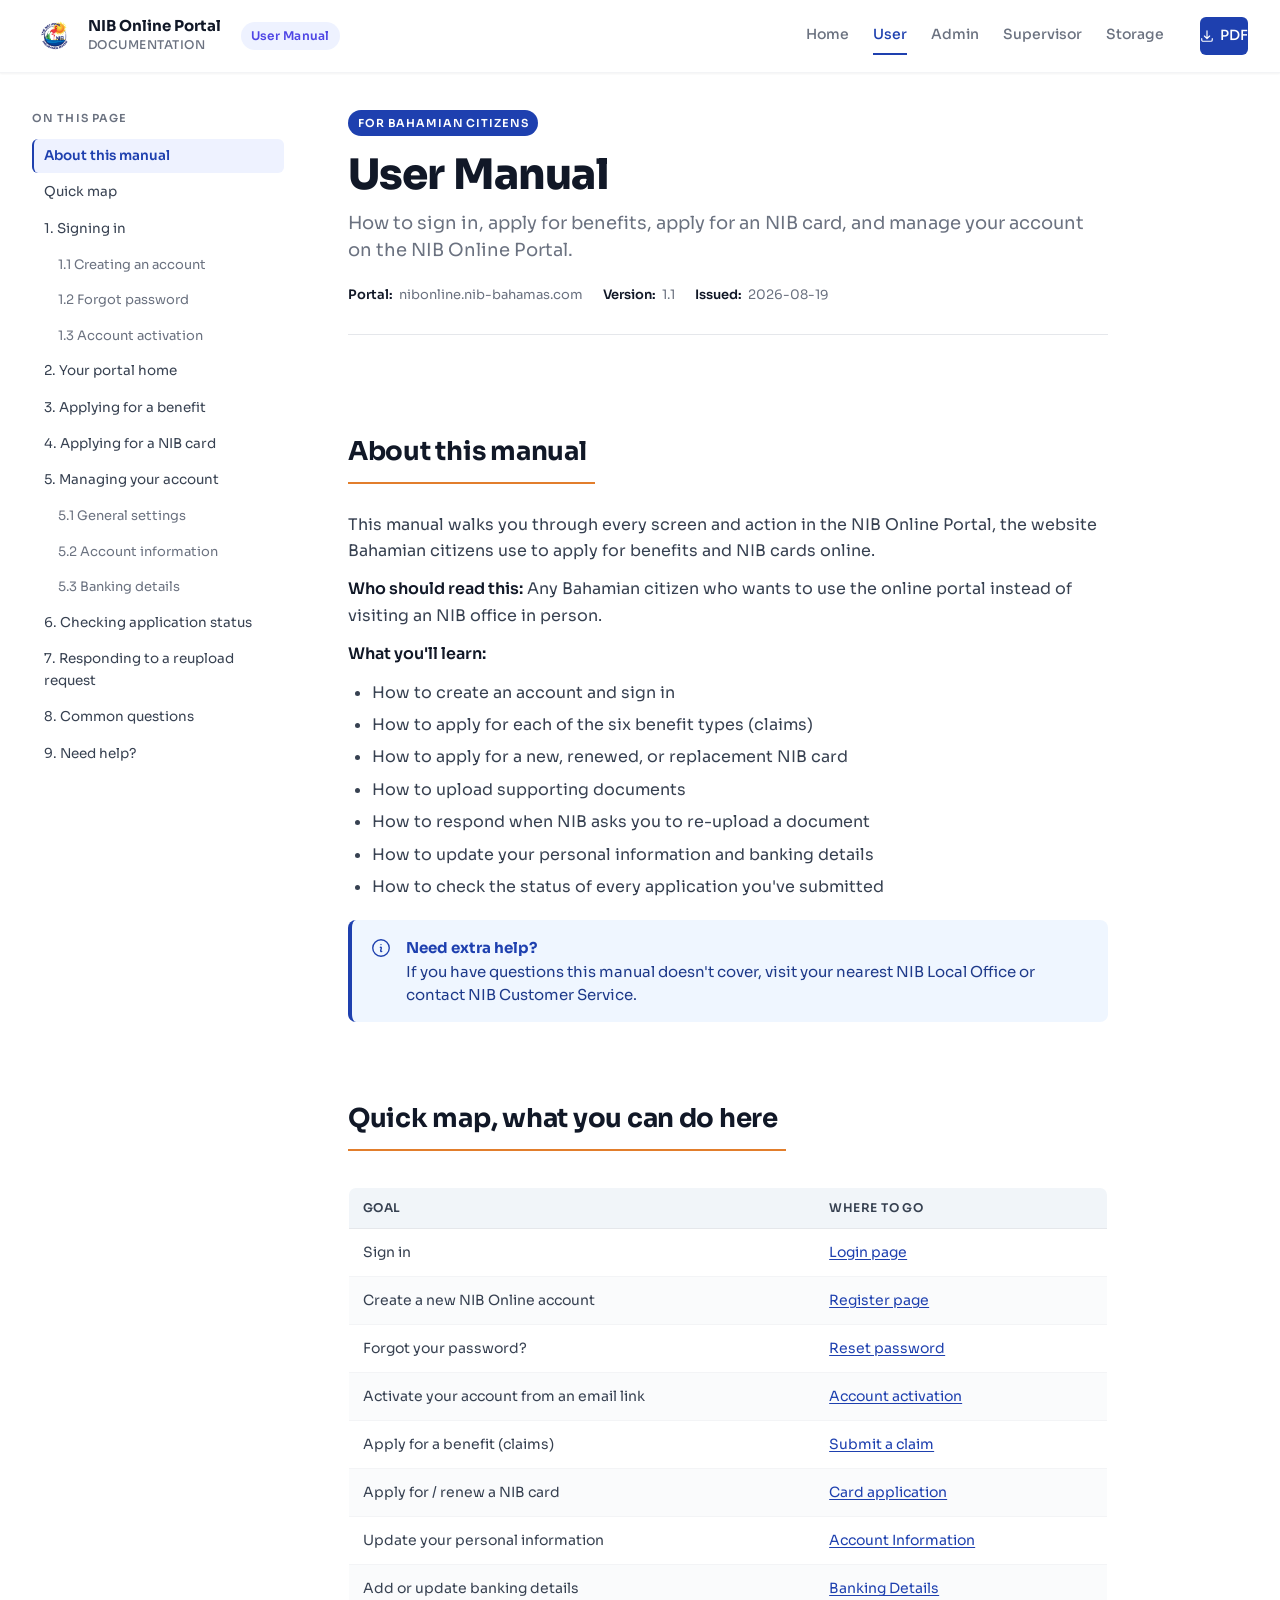
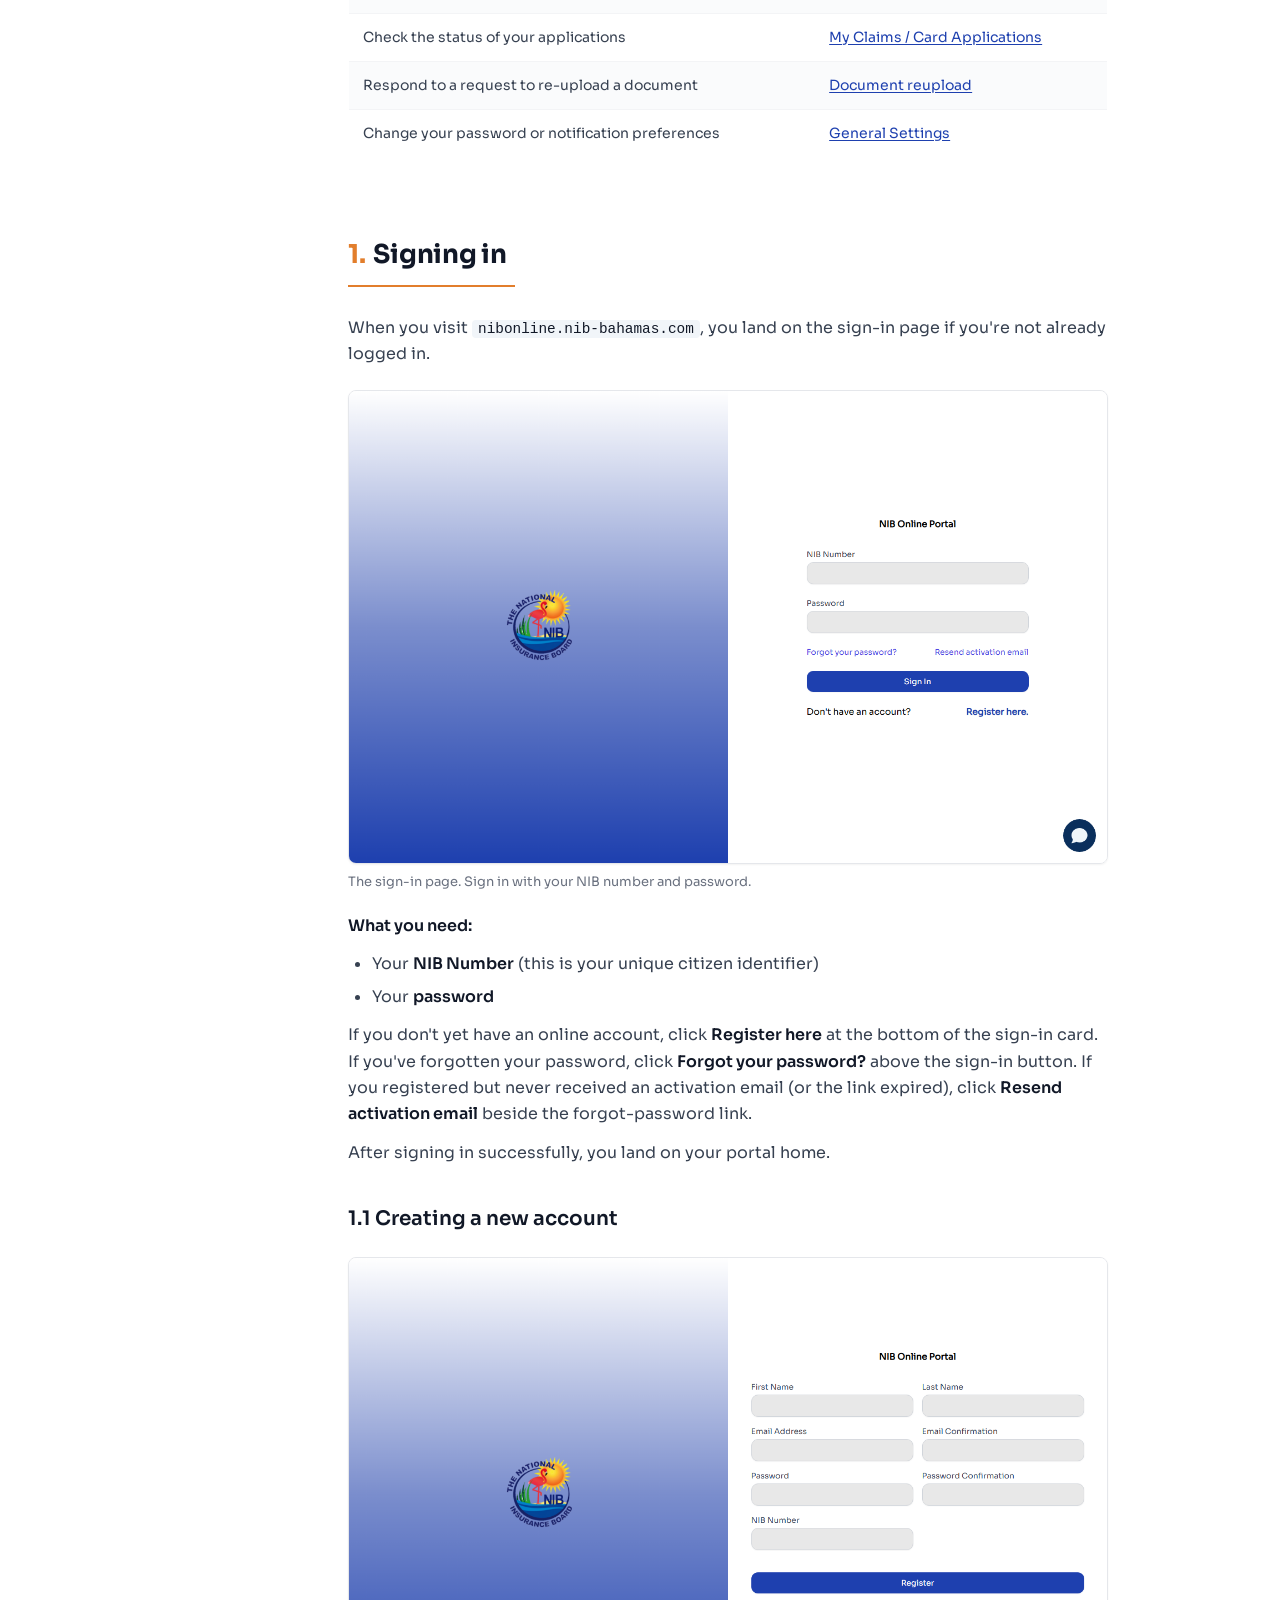
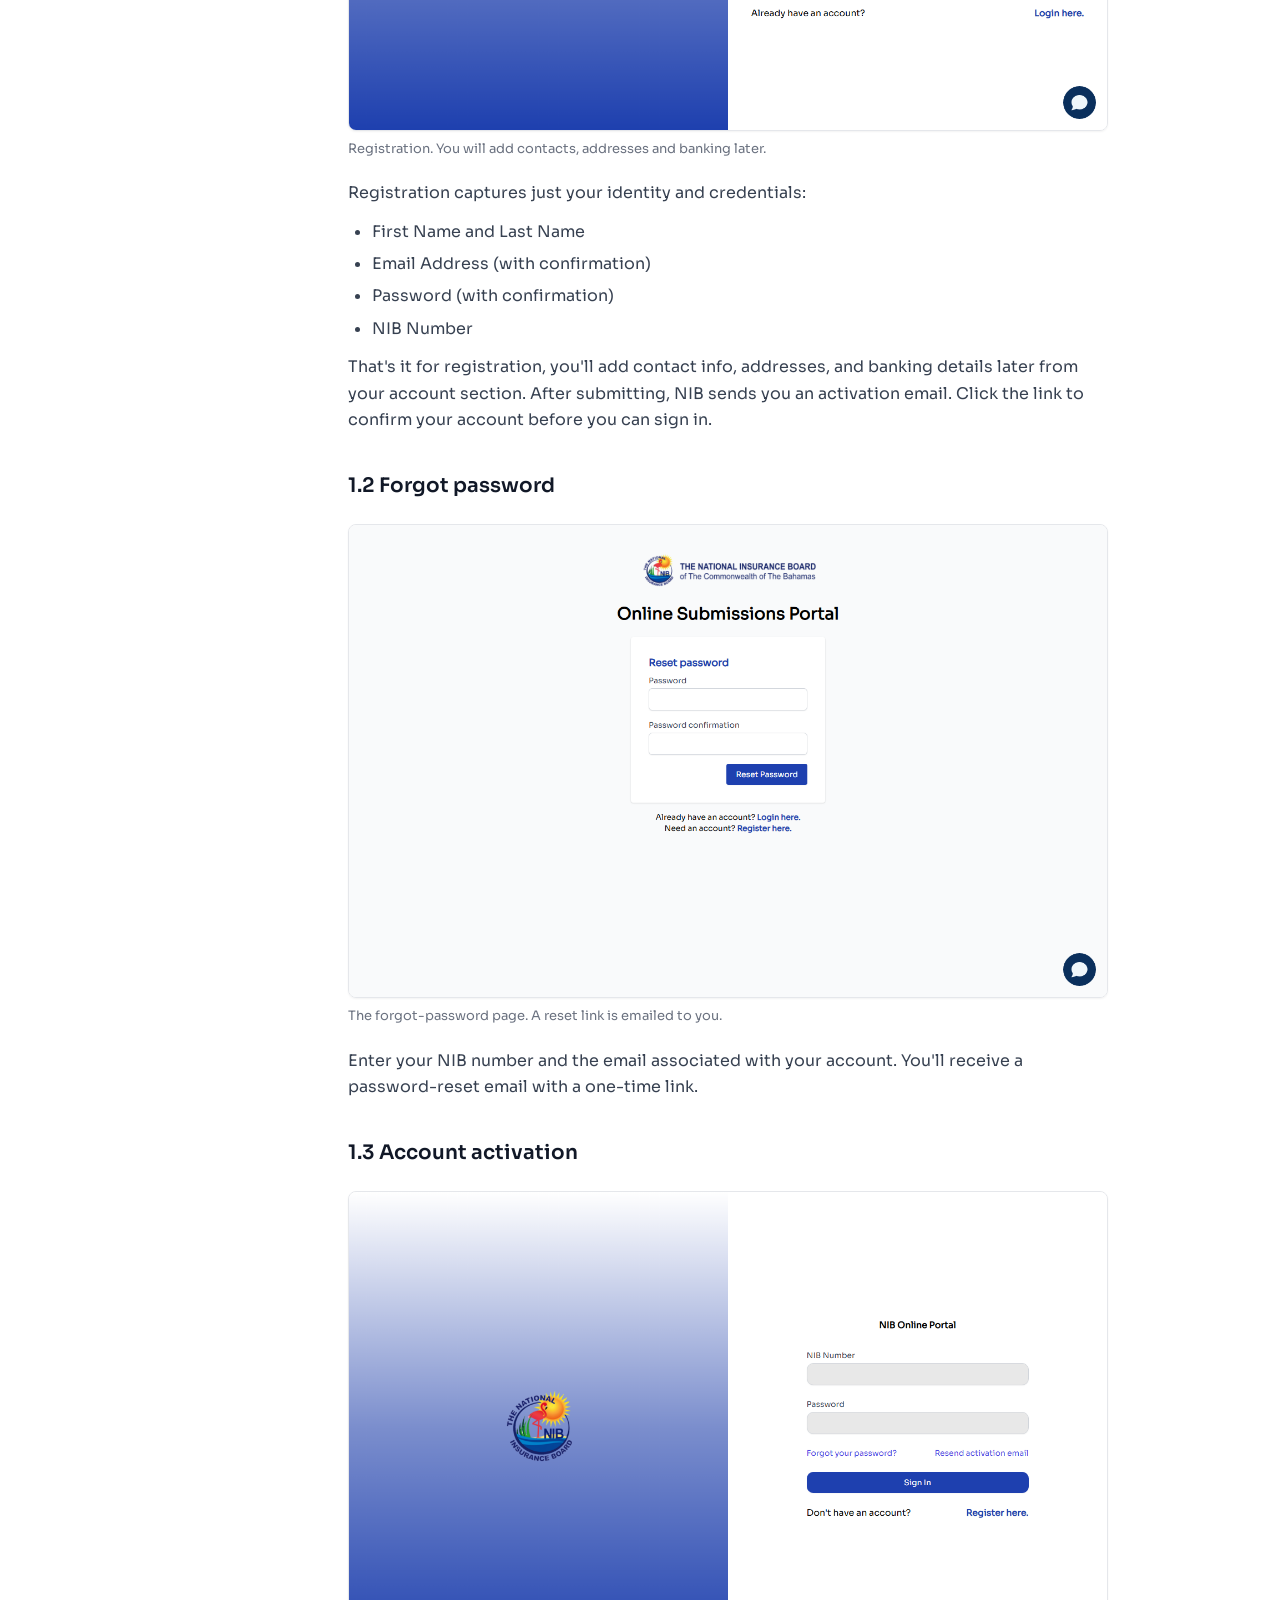
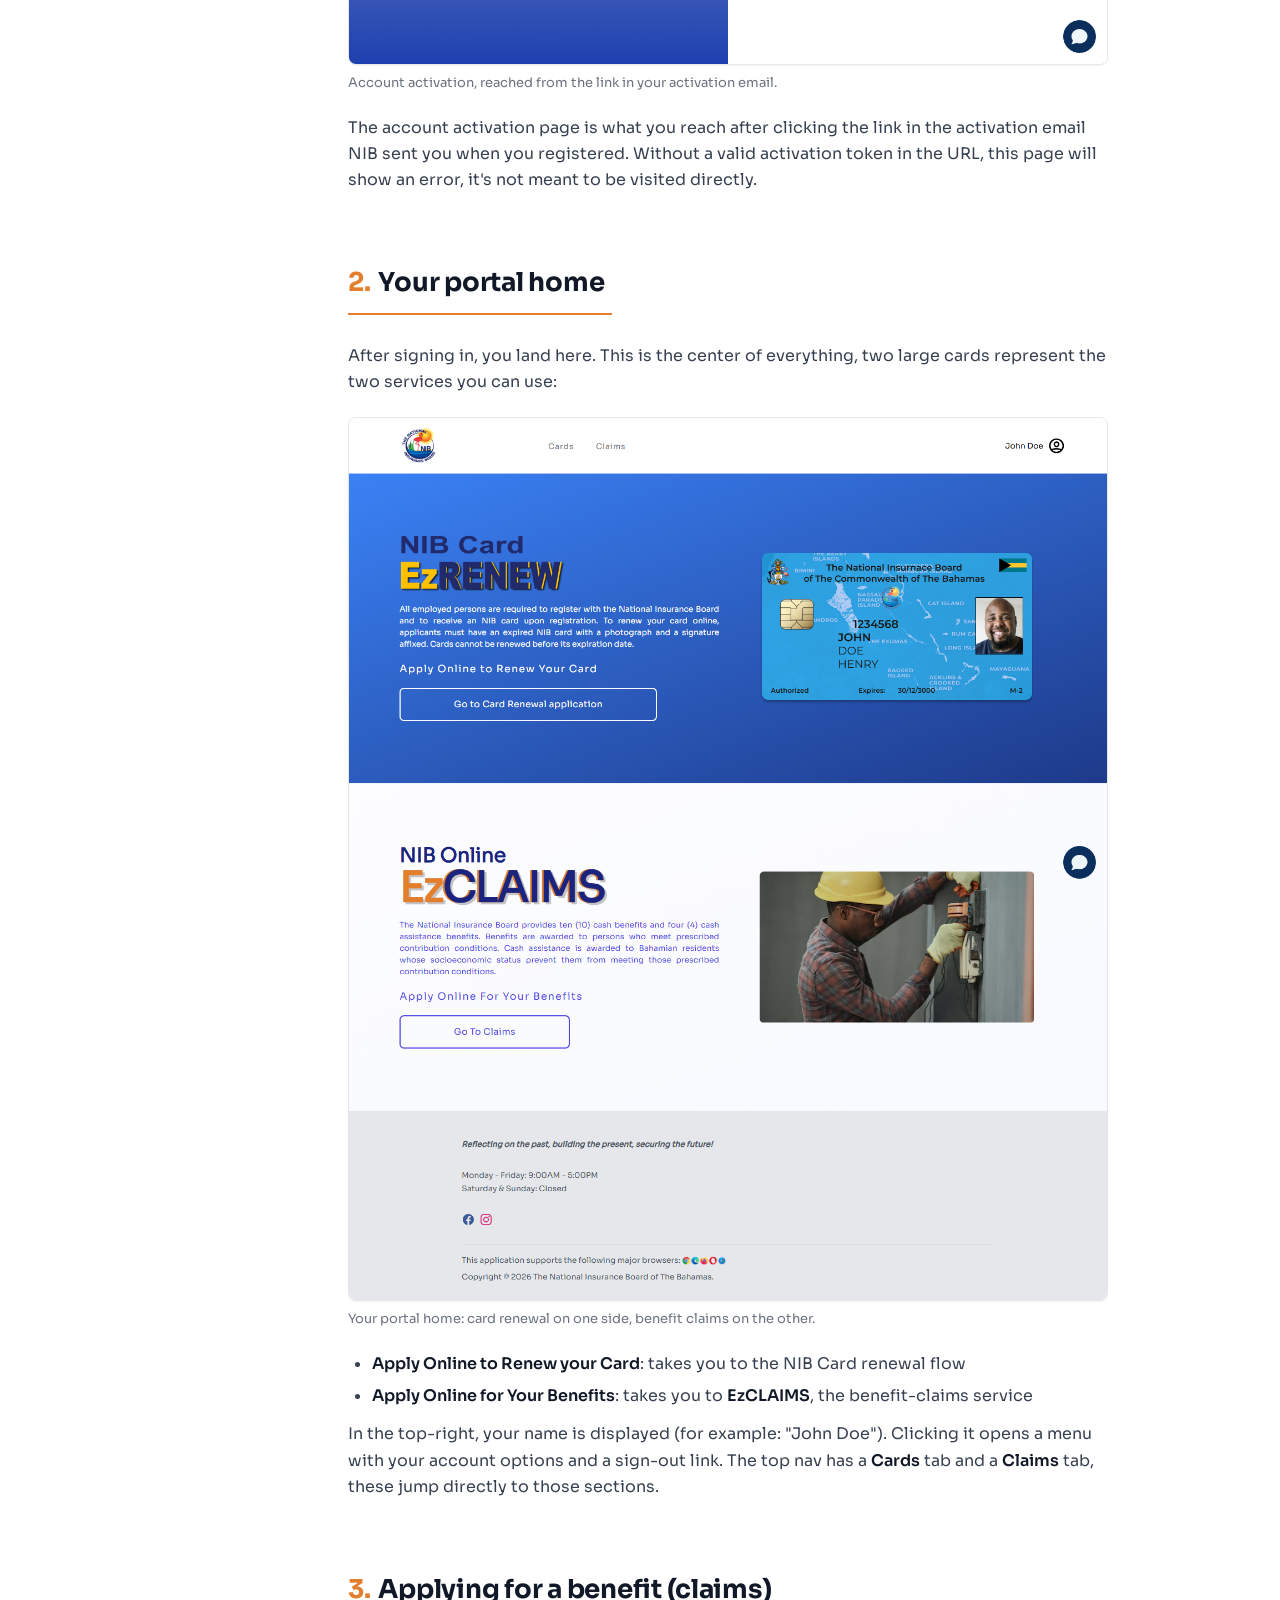
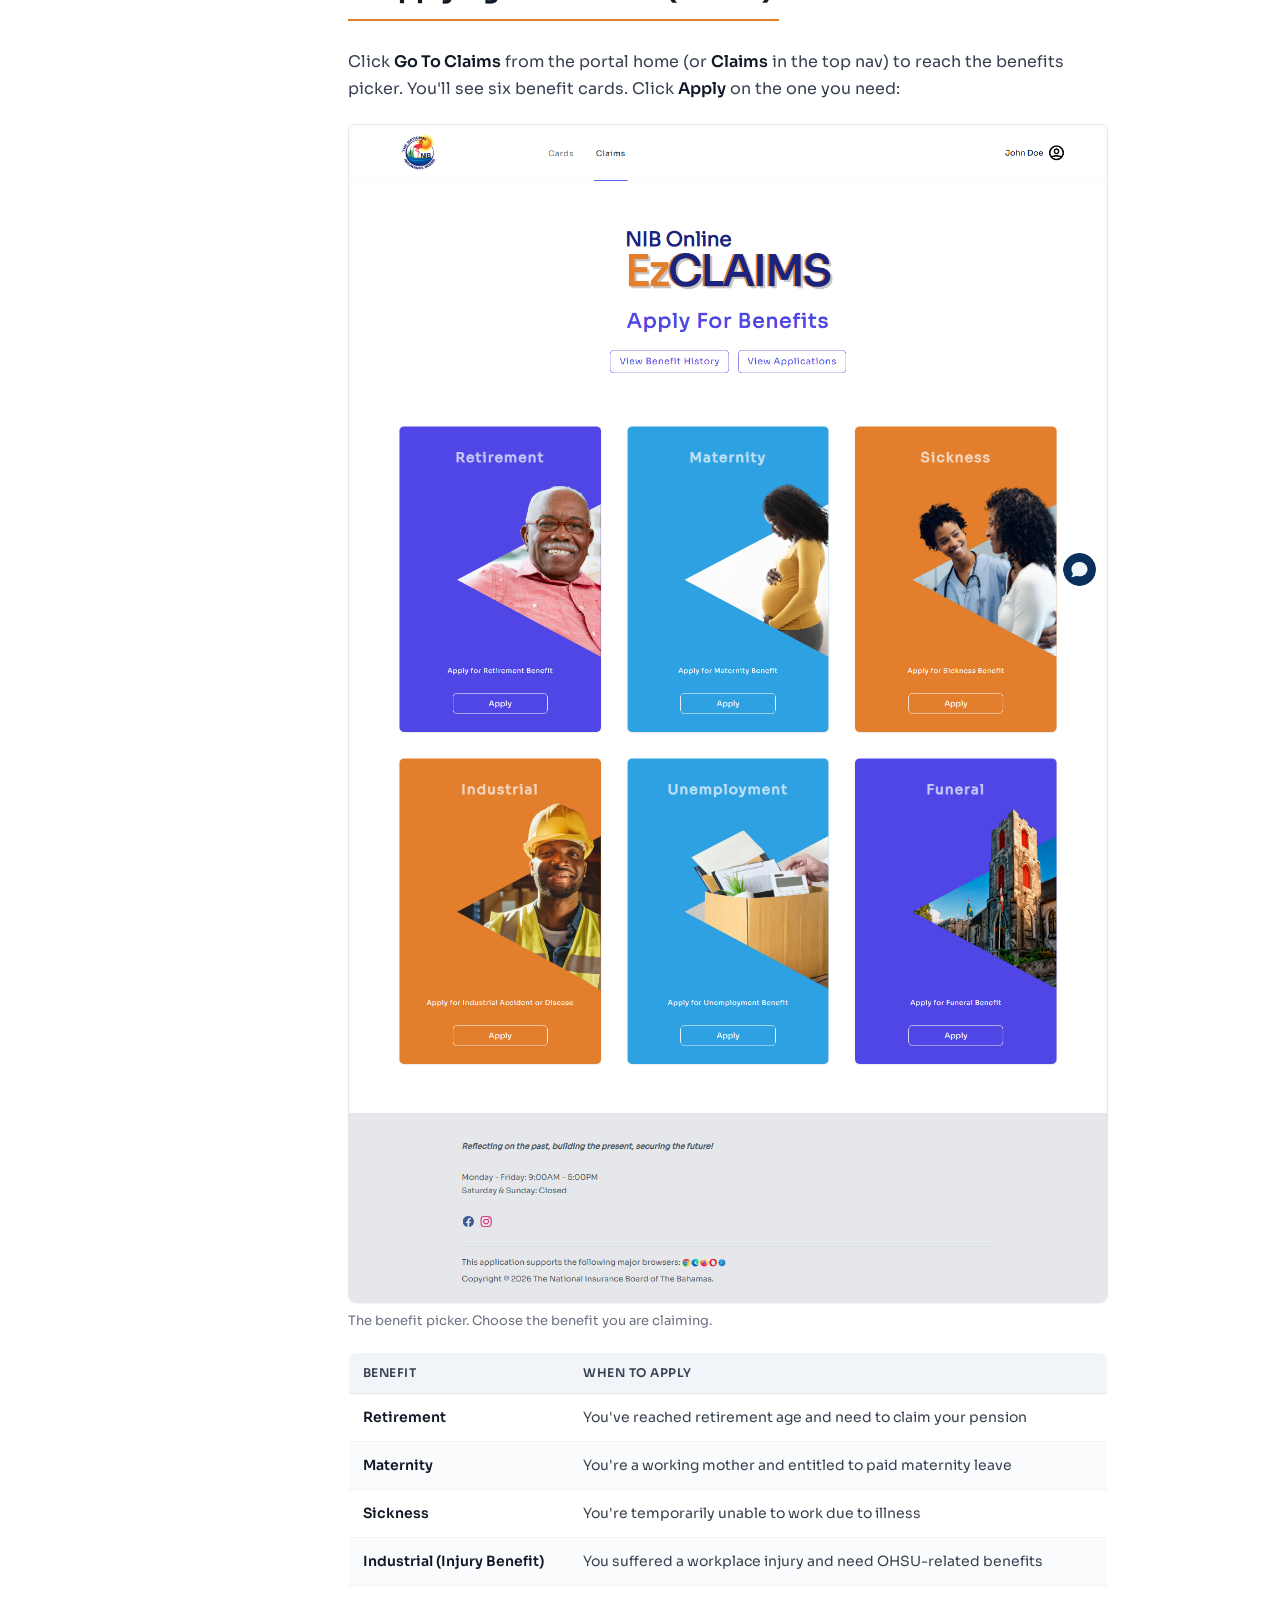
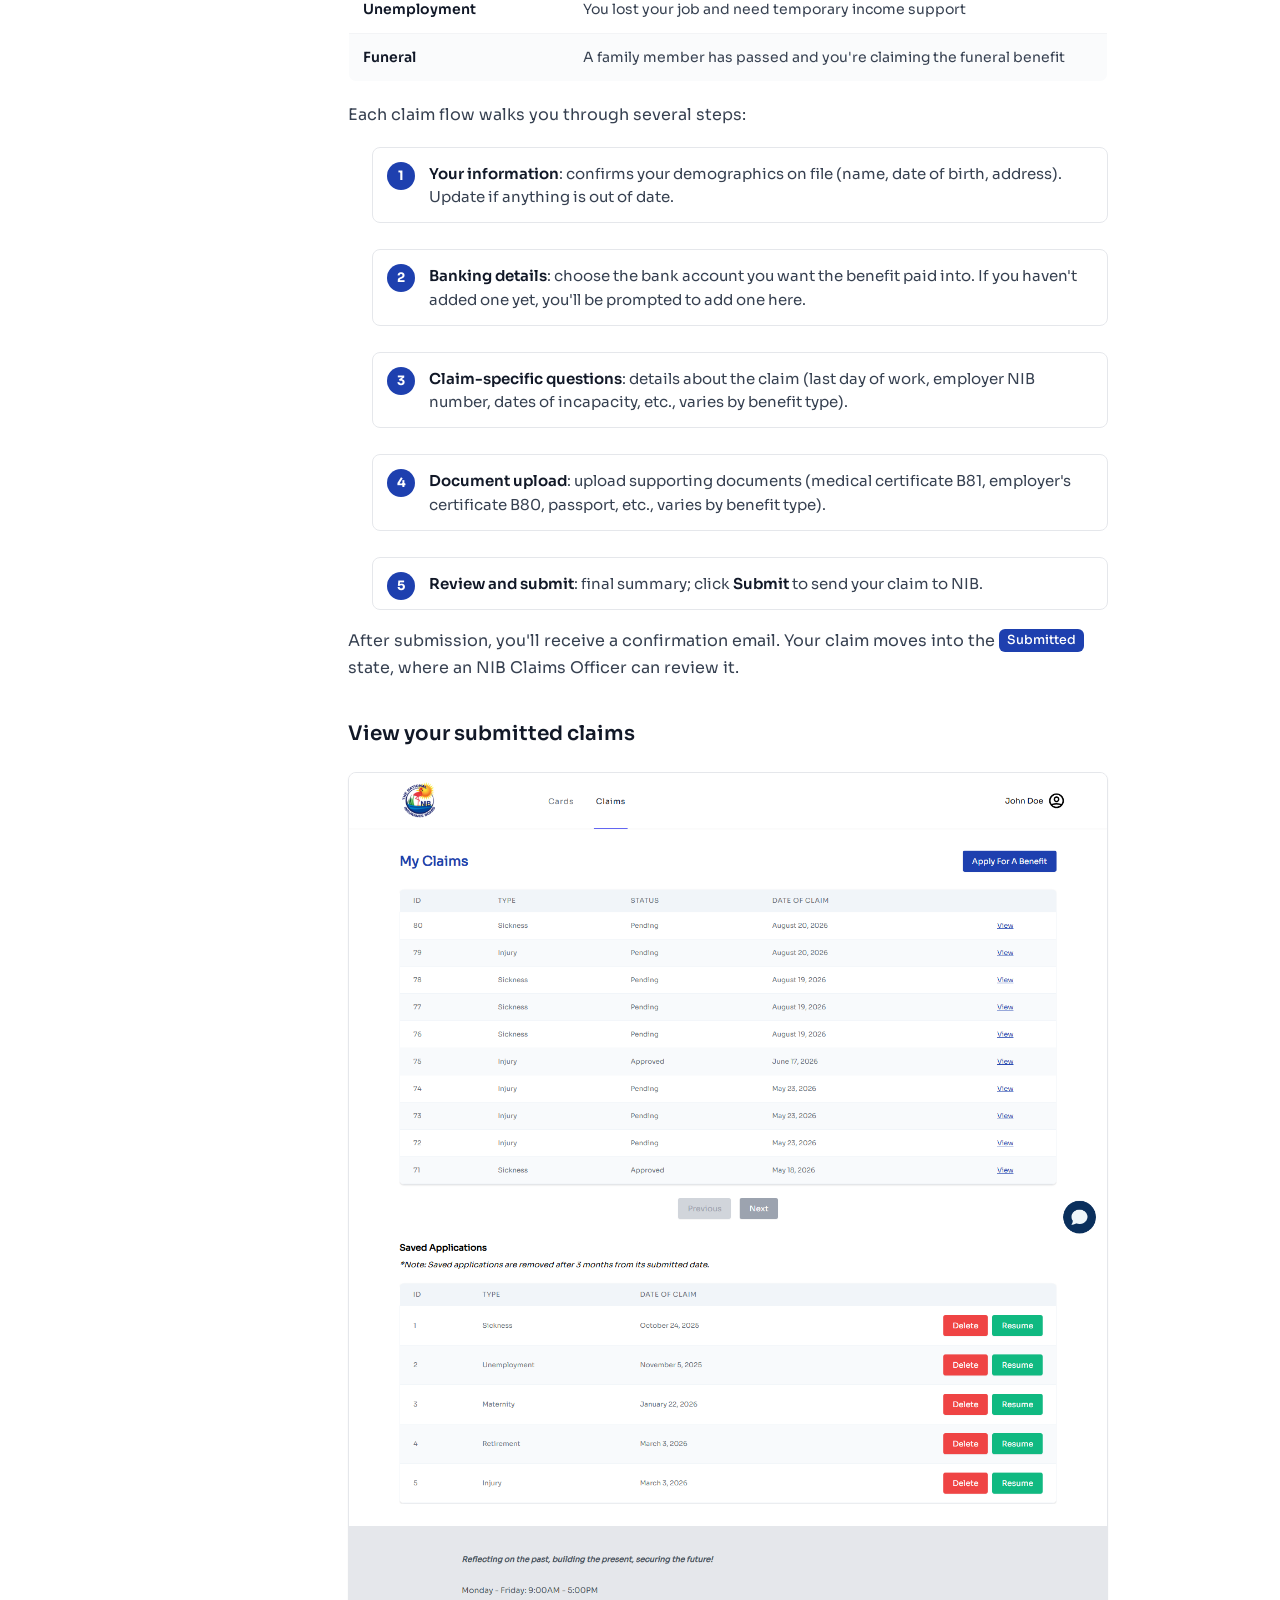
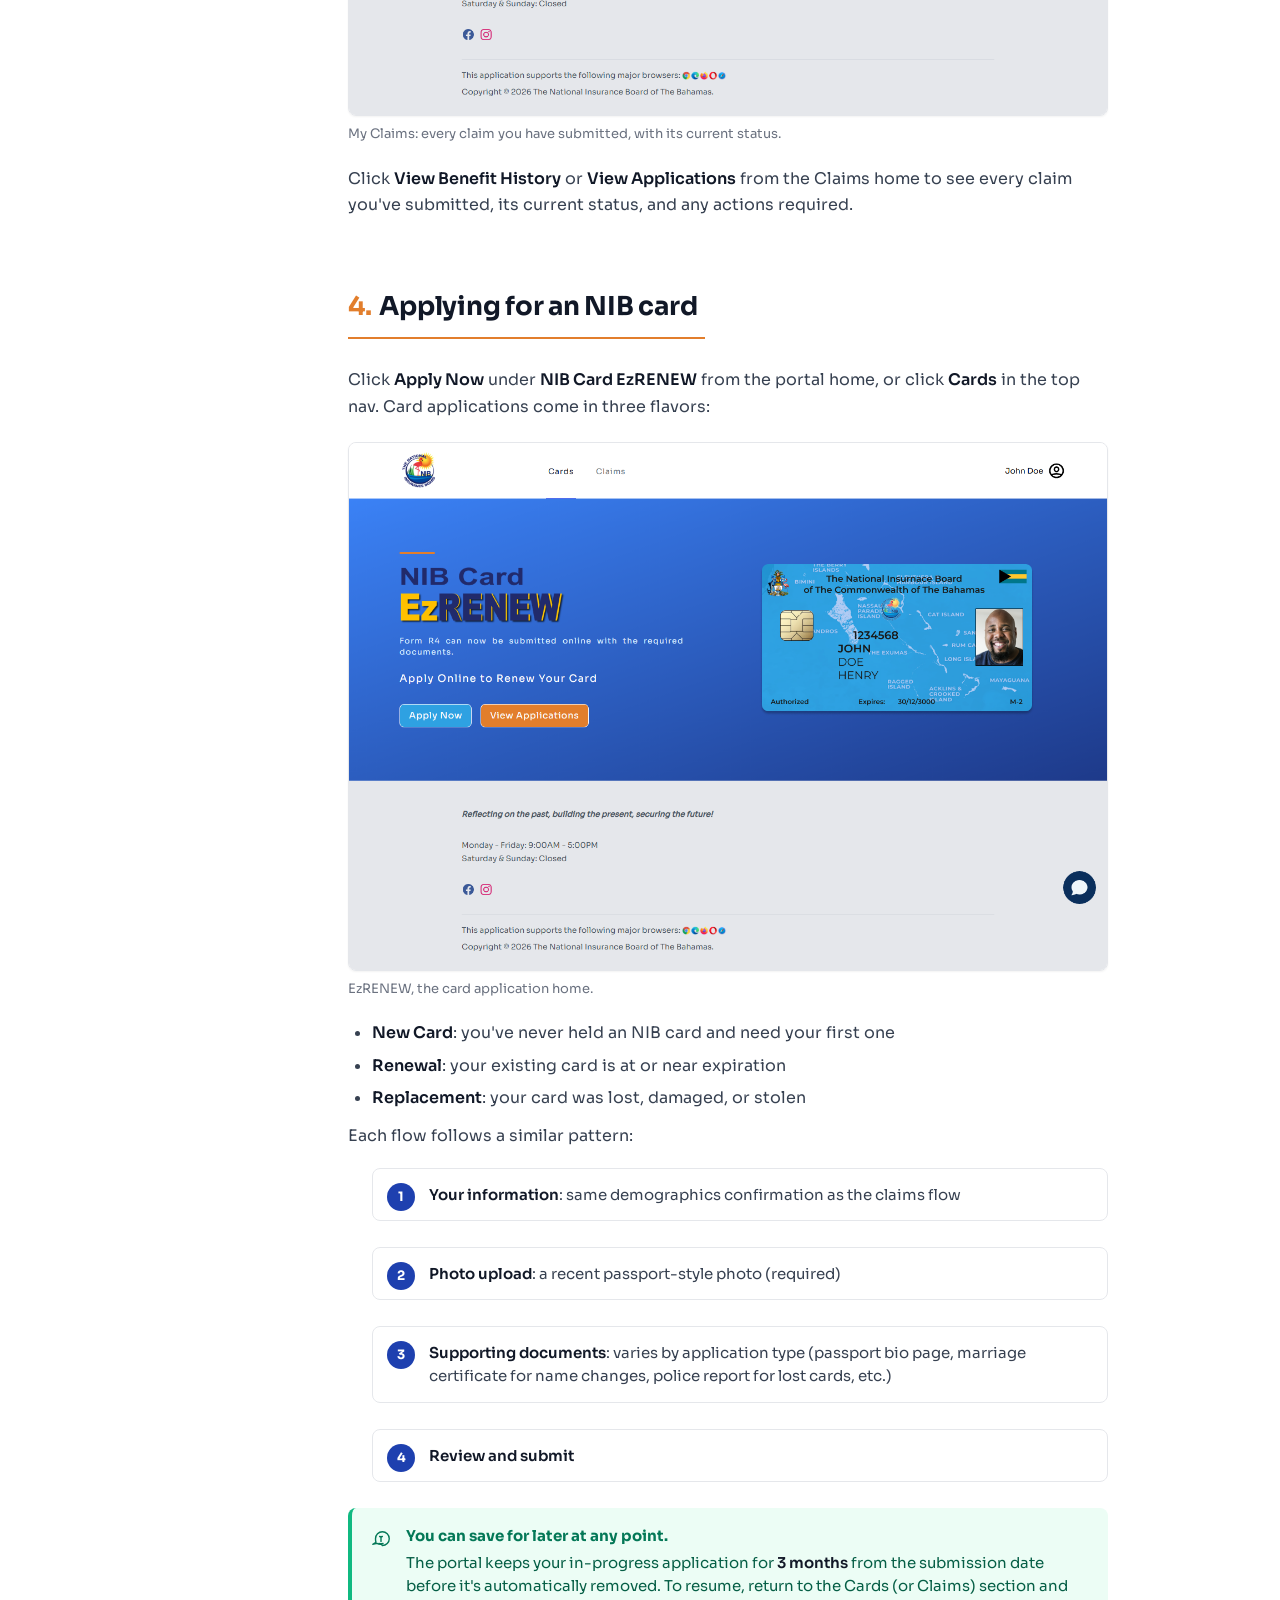
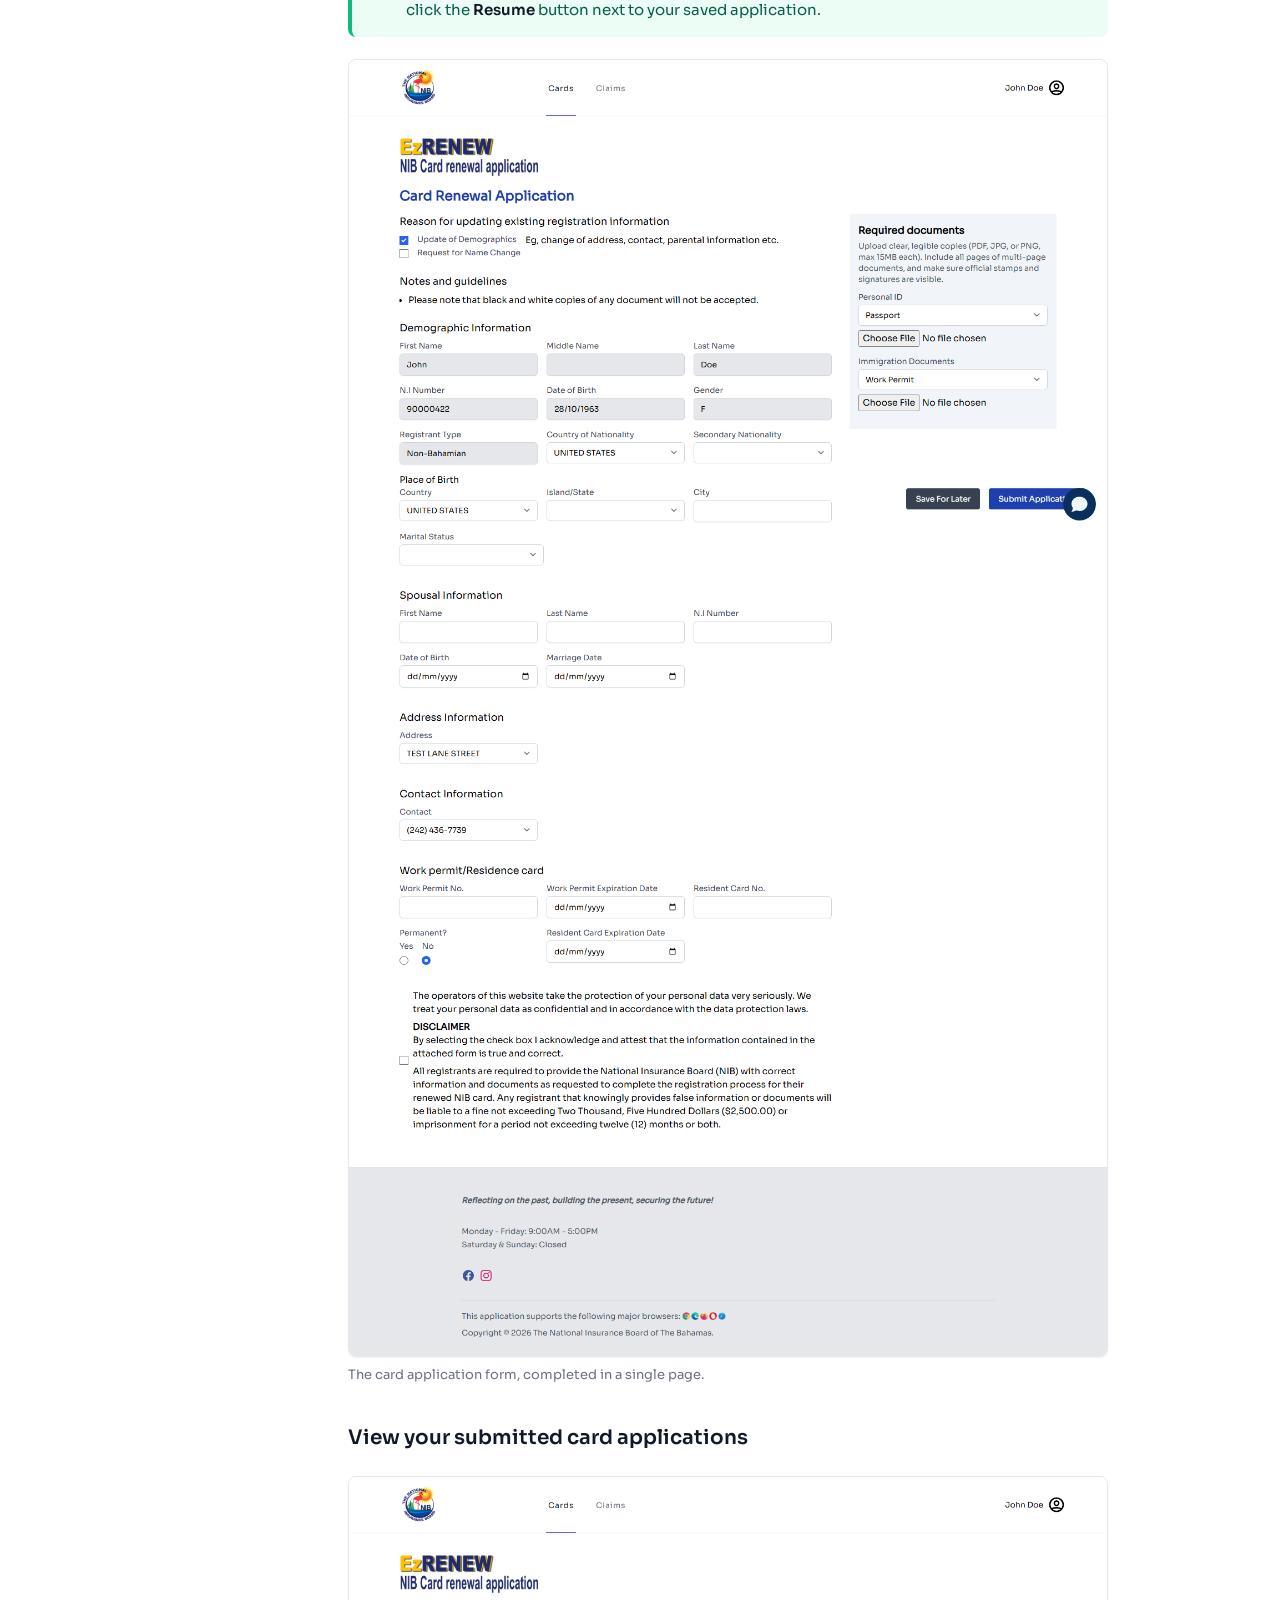
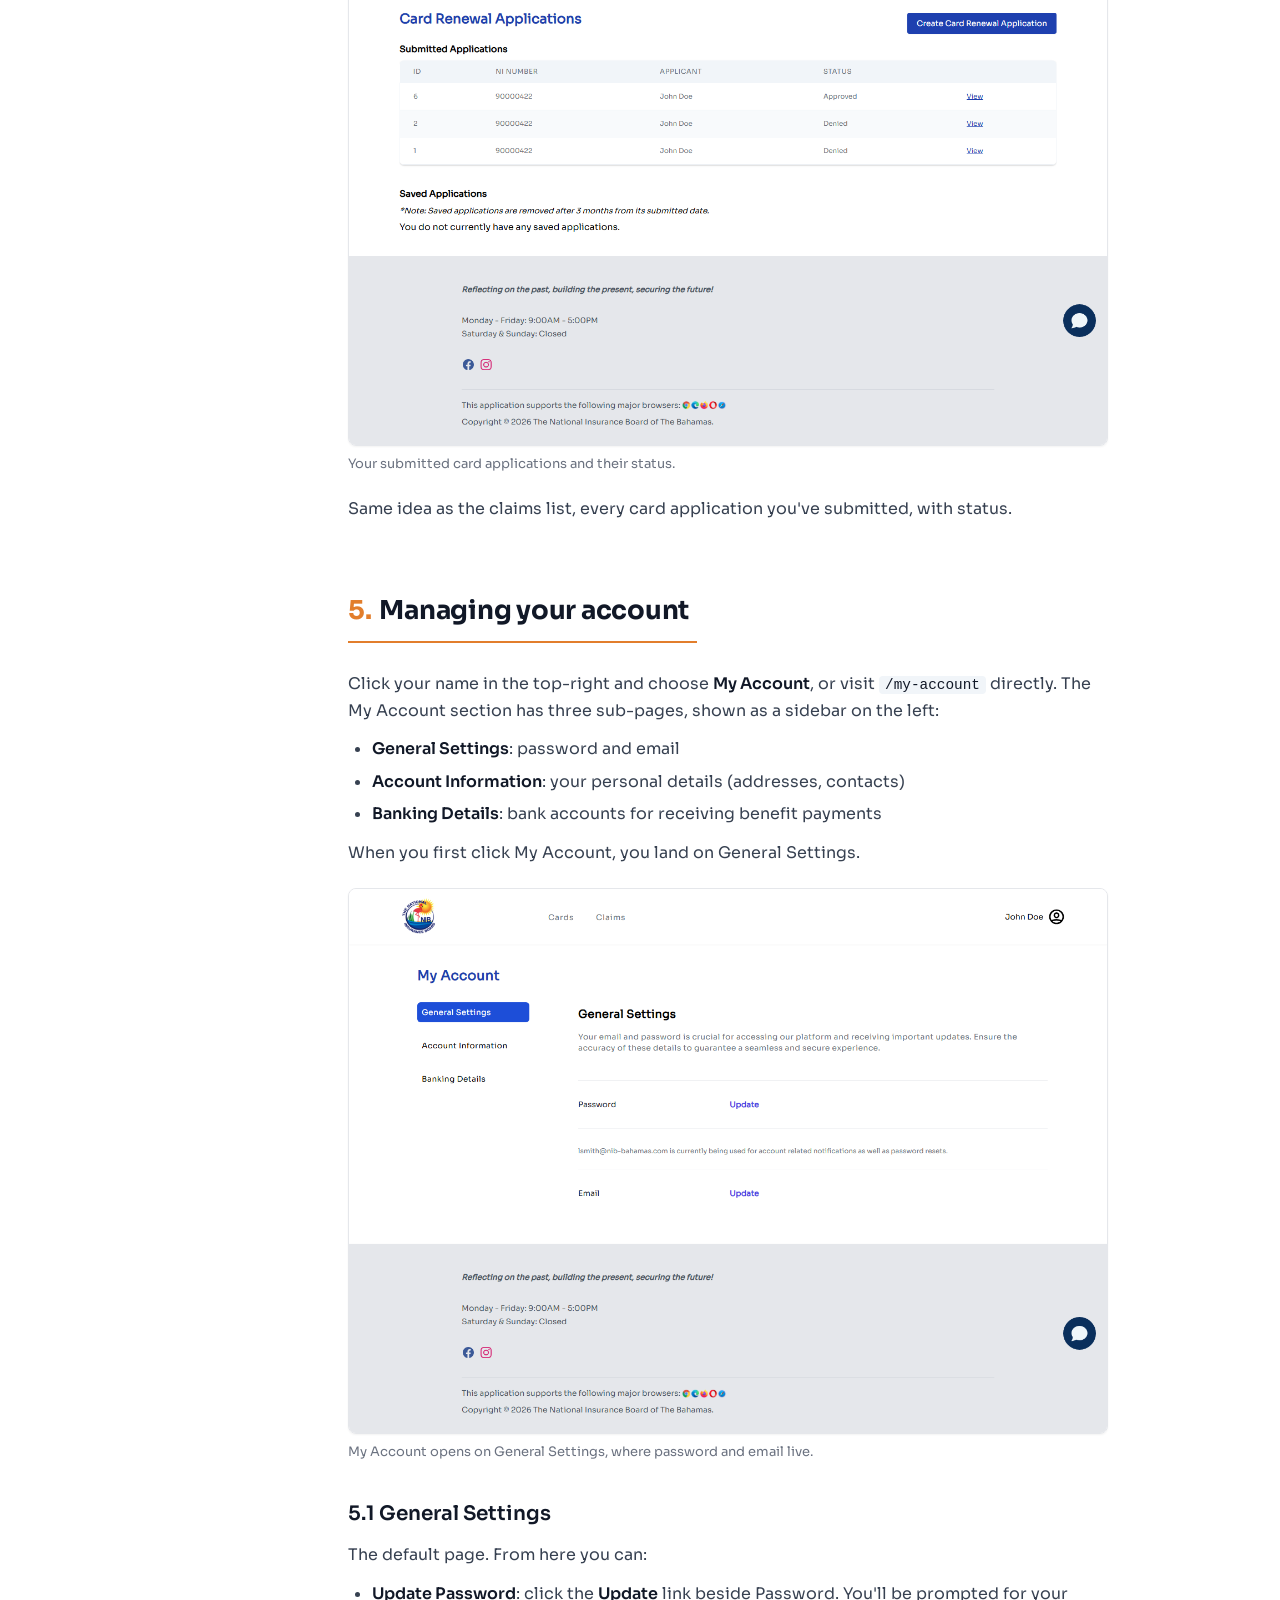
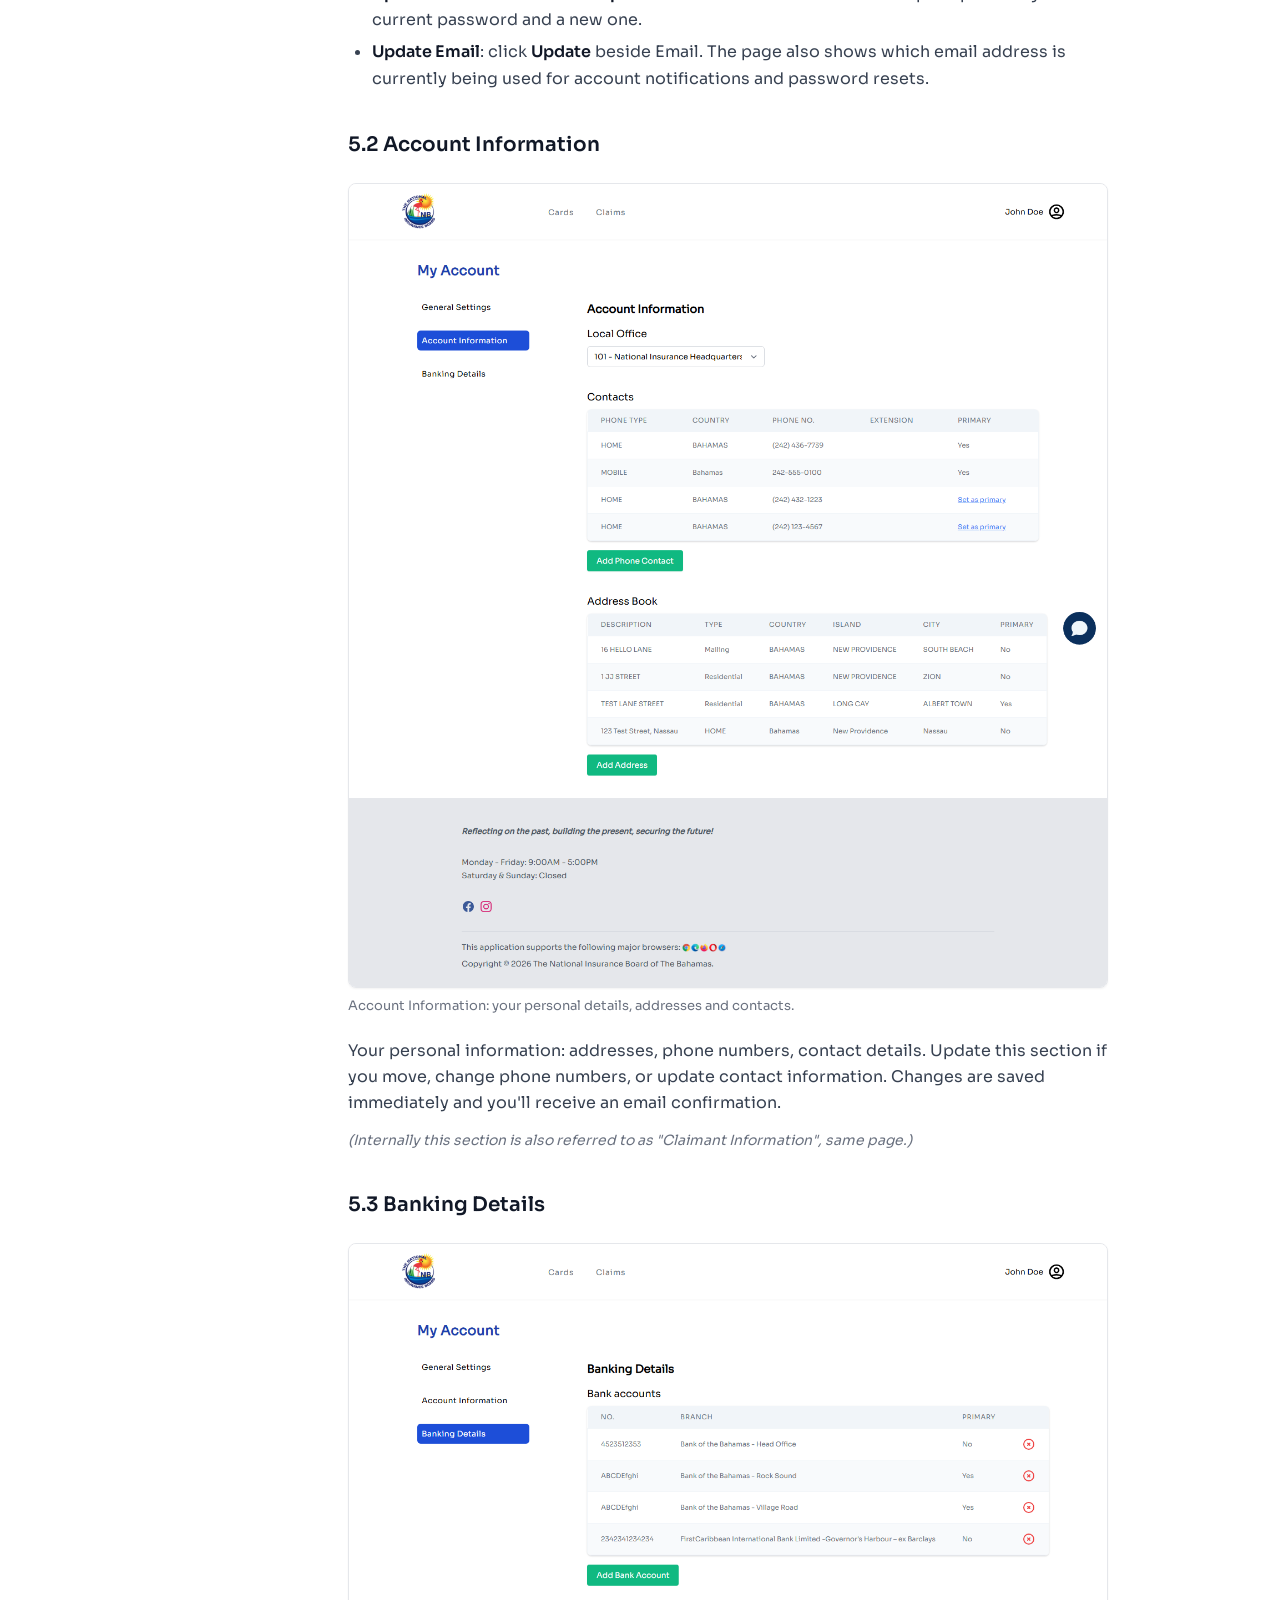
<file: onboarding/docs-site/docs/user-manual.html>
<!DOCTYPE html>
<html lang="en">
<head>
<meta charset="UTF-8">
<meta name="viewport" content="width=device-width, initial-scale=1">
<title>User Manual: NIB Online Portal</title>
<link rel="icon" type="image/png" href="../assets/favicon-32x32.png">
<link rel="stylesheet" href="../colors_and_type.css">
<link rel="stylesheet" href="docs.css">
</head>
<body>

<header class="doc-topbar">
  <div class="doc-topbar__inner">
    <a class="doc-topbar__logo" href="index.html">
      <img src="../assets/nib-logo-no-text.png" alt="NIB">
      <div>
        <div class="doc-topbar__title">NIB Online Portal</div>
        <div class="doc-topbar__sub">Documentation</div>
      </div>
    </a>
    <span class="doc-topbar__audience">User Manual</span>
    <div class="doc-topbar__spacer"></div>
    <nav class="doc-topbar__nav">
      <a href="index.html">Home</a>
      <a href="user-manual.html" class="is-current">User</a>
      <a href="admin-manual.html">Admin</a>
      <a href="supervisor-manual.html">Supervisor</a>
      <a href="storage-brief.html">Storage</a>
    <a class="doc-topbar__pdf" href="../pdf/NIB-User-Manual-v1.1.pdf" download title="Download User Manual as PDF (text-searchable)"><svg viewBox="0 0 24 24" fill="none" stroke="currentColor" stroke-width="2"><path stroke-linecap="round" stroke-linejoin="round" d="M3 16.5v2.25A2.25 2.25 0 0 0 5.25 21h13.5A2.25 2.25 0 0 0 21 18.75V16.5M16.5 12 12 16.5m0 0L7.5 12m4.5 4.5V3"/></svg>PDF</a>
    </nav>
  </div>
</header>

<div class="doc-layout">

  <aside class="doc-sidebar">
    <p class="doc-sidebar__title">On this page</p>
    <ul class="doc-sidebar__list">
      <li><a href="#about">About this manual</a></li>
      <li><a href="#quickmap">Quick map</a></li>
      <li><a href="#signin">1. Signing in</a></li>
      <li><a href="#register" class="lvl-2">1.1 Creating an account</a></li>
      <li><a href="#forgot" class="lvl-2">1.2 Forgot password</a></li>
      <li><a href="#activation" class="lvl-2">1.3 Account activation</a></li>
      <li><a href="#home">2. Your portal home</a></li>
      <li><a href="#claims">3. Applying for a benefit</a></li>
      <li><a href="#cards">4. Applying for a NIB card</a></li>
      <li><a href="#account">5. Managing your account</a></li>
      <li><a href="#general" class="lvl-2">5.1 General settings</a></li>
      <li><a href="#info"    class="lvl-2">5.2 Account information</a></li>
      <li><a href="#banking" class="lvl-2">5.3 Banking details</a></li>
      <li><a href="#status">6. Checking application status</a></li>
      <li><a href="#reupload">7. Responding to a reupload request</a></li>
      <li><a href="#faq">8. Common questions</a></li>
      <li><a href="#help">9. Need help?</a></li>
    </ul>
  </aside>

  <main class="doc-main">

    <div class="doc-hero">
      <div class="doc-hero__eyebrow">For Bahamian Citizens</div>
      <h1 class="doc-hero__title">User Manual</h1>
      <p class="doc-hero__sub">How to sign in, apply for benefits, apply for an NIB card, and manage your account on the NIB Online Portal.</p>
      <div class="doc-hero__meta">
        <span><strong>Portal:</strong> nibonline.nib-bahamas.com</span>
        <span><strong>Version:</strong> 1.1</span>
        <span><strong>Issued:</strong> 2026-08-19</span>
      </div>
    </div>

    <h2 id="about">About this manual</h2>
    <p>This manual walks you through every screen and action in the NIB Online Portal, the website Bahamian citizens use to apply for benefits and NIB cards online.</p>
    <p><strong>Who should read this:</strong> Any Bahamian citizen who wants to use the online portal instead of visiting an NIB office in person.</p>
    <p><strong>What you'll learn:</strong></p>
    <ul>
      <li>How to create an account and sign in</li>
      <li>How to apply for each of the six benefit types (claims)</li>
      <li>How to apply for a new, renewed, or replacement NIB card</li>
      <li>How to upload supporting documents</li>
      <li>How to respond when NIB asks you to re-upload a document</li>
      <li>How to update your personal information and banking details</li>
      <li>How to check the status of every application you've submitted</li>
    </ul>
    <div class="callout callout--info">
      <svg class="callout__icon" viewBox="0 0 24 24" fill="none" stroke="currentColor" stroke-width="1.5"><path stroke-linecap="round" stroke-linejoin="round" d="M11.25 11.25l.041-.02a.75.75 0 011.063.852l-.708 2.836a.75.75 0 001.063.853l.041-.021M21 12a9 9 0 11-18 0 9 9 0 0118 0zm-9-3.75h.008v.008H12V8.25z"/></svg>
      <div class="callout__body">
        <span class="callout__title">Need extra help?</span>
        If you have questions this manual doesn't cover, visit your nearest NIB Local Office or contact NIB Customer Service.
      </div>
    </div>

    <h2 id="quickmap">Quick map, what you can do here</h2>
    <table>
      <thead><tr><th>Goal</th><th>Where to go</th></tr></thead>
      <tbody>
        <tr><td>Sign in</td><td><a href="#signin">Login page</a></td></tr>
        <tr><td>Create a new NIB Online account</td><td><a href="#register">Register page</a></td></tr>
        <tr><td>Forgot your password?</td><td><a href="#forgot">Reset password</a></td></tr>
        <tr><td>Activate your account from an email link</td><td><a href="#activation">Account activation</a></td></tr>
        <tr><td>Apply for a benefit (claims)</td><td><a href="#claims">Submit a claim</a></td></tr>
        <tr><td>Apply for / renew a NIB card</td><td><a href="#cards">Card application</a></td></tr>
        <tr><td>Update your personal information</td><td><a href="#info">Account Information</a></td></tr>
        <tr><td>Add or update banking details</td><td><a href="#banking">Banking Details</a></td></tr>
        <tr><td>Check the status of your applications</td><td><a href="#status">My Claims / Card Applications</a></td></tr>
        <tr><td>Respond to a request to re-upload a document</td><td><a href="#reupload">Document reupload</a></td></tr>
        <tr><td>Change your password or notification preferences</td><td><a href="#general">General Settings</a></td></tr>
      </tbody>
    </table>

    <h2 id="signin"><span class="doc-h-num">1.</span>Signing in</h2>
    <p>When you visit <code>nibonline.nib-bahamas.com</code>, you land on the sign-in page if you're not already logged in.</p>
    <figure class="doc-shot">
      <img src="../../images/citizen/02-login-page.png" alt="The NIB Online Portal sign-in page">
      <figcaption>The sign-in page. Sign in with your NIB number and password.</figcaption>
    </figure>
    <p><strong>What you need:</strong></p>
    <ul>
      <li>Your <strong>NIB Number</strong> (this is your unique citizen identifier)</li>
      <li>Your <strong>password</strong></li>
    </ul>
    <p>If you don't yet have an online account, click <strong>Register here</strong> at the bottom of the sign-in card. If you've forgotten your password, click <strong>Forgot your password?</strong> above the sign-in button. If you registered but never received an activation email (or the link expired), click <strong>Resend activation email</strong> beside the forgot-password link.</p>
    <p>After signing in successfully, you land on your portal home.</p>

    <h3 id="register">1.1 Creating a new account</h3>
    <figure class="doc-shot">
      <img src="../../images/citizen/03-register-page.png" alt="The registration form">
      <figcaption>Registration. You will add contacts, addresses and banking later.</figcaption>
    </figure>
    <p>Registration captures just your identity and credentials:</p>
    <ul>
      <li>First Name and Last Name</li>
      <li>Email Address (with confirmation)</li>
      <li>Password (with confirmation)</li>
      <li>NIB Number</li>
    </ul>
    <p>That's it for registration, you'll add contact info, addresses, and banking details later from your account section. After submitting, NIB sends you an activation email. Click the link to confirm your account before you can sign in.</p>

    <h3 id="forgot">1.2 Forgot password</h3>
    <figure class="doc-shot">
      <img src="../../images/citizen/04-reset-password-page.png" alt="The forgot-password page">
      <figcaption>The forgot-password page. A reset link is emailed to you.</figcaption>
    </figure>
    <p>Enter your NIB number and the email associated with your account. You'll receive a password-reset email with a one-time link.</p>

    <h3 id="activation">1.3 Account activation</h3>
    <figure class="doc-shot">
      <img src="../../images/citizen/04b-account-activation-page.png" alt="The account activation page">
      <figcaption>Account activation, reached from the link in your activation email.</figcaption>
    </figure>
    <p>The account activation page is what you reach after clicking the link in the activation email NIB sent you when you registered. Without a valid activation token in the URL, this page will show an error, it's not meant to be visited directly.</p>

    <h2 id="home"><span class="doc-h-num">2.</span>Your portal home</h2>
    <p>After signing in, you land here. This is the center of everything, two large cards represent the two services you can use:</p>
    <figure class="doc-shot">
      <img src="../../images/citizen/05-portal-home.png" alt="The portal home with the two service cards">
      <figcaption>Your portal home: card renewal on one side, benefit claims on the other.</figcaption>
    </figure>
    <ul>
      <li><strong>Apply Online to Renew your Card</strong>: takes you to the NIB Card renewal flow</li>
      <li><strong>Apply Online for Your Benefits</strong>: takes you to <strong>EzCLAIMS</strong>, the benefit-claims service</li>
    </ul>
    <p>In the top-right, your name is displayed (for example: "John Doe"). Clicking it opens a menu with your account options and a sign-out link. The top nav has a <strong>Cards</strong> tab and a <strong>Claims</strong> tab, these jump directly to those sections.</p>

    <h2 id="claims"><span class="doc-h-num">3.</span>Applying for a benefit (claims)</h2>
    <p>Click <strong>Go To Claims</strong> from the portal home (or <strong>Claims</strong> in the top nav) to reach the benefits picker. You'll see six benefit cards. Click <strong>Apply</strong> on the one you need:</p>
    <figure class="doc-shot">
      <img src="../../images/citizen/08-claims-home.png" alt="The EzCLAIMS benefit picker">
      <figcaption>The benefit picker. Choose the benefit you are claiming.</figcaption>
    </figure>
    <table>
      <thead><tr><th>Benefit</th><th>When to apply</th></tr></thead>
      <tbody>
        <tr><td><strong>Retirement</strong></td><td>You've reached retirement age and need to claim your pension</td></tr>
        <tr><td><strong>Maternity</strong></td><td>You're a working mother and entitled to paid maternity leave</td></tr>
        <tr><td><strong>Sickness</strong></td><td>You're temporarily unable to work due to illness</td></tr>
        <tr><td><strong>Industrial (Injury Benefit)</strong></td><td>You suffered a workplace injury and need OHSU-related benefits</td></tr>
        <tr><td><strong>Unemployment</strong></td><td>You lost your job and need temporary income support</td></tr>
        <tr><td><strong>Funeral</strong></td><td>A family member has passed and you're claiming the funeral benefit</td></tr>
      </tbody>
    </table>

    <p>Each claim flow walks you through several steps:</p>
    <ol class="steps">
      <li><strong>Your information</strong>: confirms your demographics on file (name, date of birth, address). Update if anything is out of date.</li>
      <li><strong>Banking details</strong>: choose the bank account you want the benefit paid into. If you haven't added one yet, you'll be prompted to add one here.</li>
      <li><strong>Claim-specific questions</strong>: details about the claim (last day of work, employer NIB number, dates of incapacity, etc., varies by benefit type).</li>
      <li><strong>Document upload</strong>: upload supporting documents (medical certificate B81, employer's certificate B80, passport, etc., varies by benefit type).</li>
      <li><strong>Review and submit</strong>: final summary; click <strong>Submit</strong> to send your claim to NIB.</li>
    </ol>
    <p>After submission, you'll receive a confirmation email. Your claim moves into the <span class="chip-inline chip-inline--info">Submitted</span> state, where an NIB Claims Officer can review it.</p>

    <h3 id="view-claims">View your submitted claims</h3>
    <figure class="doc-shot">
      <img src="../../images/citizen/09-my-claims.png" alt="The My Claims list">
      <figcaption>My Claims: every claim you have submitted, with its current status.</figcaption>
    </figure>
    <p>Click <strong>View Benefit History</strong> or <strong>View Applications</strong> from the Claims home to see every claim you've submitted, its current status, and any actions required.</p>

    <h2 id="cards"><span class="doc-h-num">4.</span>Applying for an NIB card</h2>
    <p>Click <strong>Apply Now</strong> under <strong>NIB Card EzRENEW</strong> from the portal home, or click <strong>Cards</strong> in the top nav. Card applications come in three flavors:</p>
    <figure class="doc-shot">
      <img src="../../images/citizen/14-card-renewal-home.png" alt="The EzRENEW card home">
      <figcaption>EzRENEW, the card application home.</figcaption>
    </figure>
    <ul>
      <li><strong>New Card</strong>: you've never held an NIB card and need your first one</li>
      <li><strong>Renewal</strong>: your existing card is at or near expiration</li>
      <li><strong>Replacement</strong>: your card was lost, damaged, or stolen</li>
    </ul>
    <p>Each flow follows a similar pattern:</p>
    <ol class="steps">
      <li><strong>Your information</strong>: same demographics confirmation as the claims flow</li>
      <li><strong>Photo upload</strong>: a recent passport-style photo (required)</li>
      <li><strong>Supporting documents</strong>: varies by application type (passport bio page, marriage certificate for name changes, police report for lost cards, etc.)</li>
      <li><strong>Review and submit</strong></li>
    </ol>
    <div class="callout callout--tip">
      <svg class="callout__icon" viewBox="0 0 24 24" fill="none" stroke="currentColor" stroke-width="1.5"><path stroke-linecap="round" stroke-linejoin="round" d="M12 18v-5.25m0 0a6.01 6.01 0 0 0 1.5-.189m-1.5.189a6.01 6.01 0 0 1-1.5-.189m3.75 7.478a12.06 12.06 0 0 1-4.5 0m3.75 2.355a7.5 7.5 0 1 0-7.5-7.5c0 1.355.18 2.668.515 3.917L3 21l4.583-.916a7.5 7.5 0 0 0 4.917.916z"/></svg>
      <div class="callout__body">
        <span class="callout__title">You can save for later at any point.</span>
        The portal keeps your in-progress application for <strong>3 months</strong> from the submission date before it's automatically removed. To resume, return to the Cards (or Claims) section and click the <strong>Resume</strong> button next to your saved application.
      </div>
    </div>
    <figure class="doc-shot">
      <img src="../../images/citizen/16-card-renewal-create.png" alt="The card application form">
      <figcaption>The card application form, completed in a single page.</figcaption>
    </figure>
    <h3 id="view-cards">View your submitted card applications</h3>
    <figure class="doc-shot">
      <img src="../../images/citizen/15-card-applications-list.png" alt="The card applications list">
      <figcaption>Your submitted card applications and their status.</figcaption>
    </figure>
    <p>Same idea as the claims list, every card application you've submitted, with status.</p>

    <h2 id="account"><span class="doc-h-num">5.</span>Managing your account</h2>
    <p>Click your name in the top-right and choose <strong>My Account</strong>, or visit <code>/my-account</code> directly. The My Account section has three sub-pages, shown as a sidebar on the left:</p>
    <ul>
      <li><strong>General Settings</strong>: password and email</li>
      <li><strong>Account Information</strong>: your personal details (addresses, contacts)</li>
      <li><strong>Banking Details</strong>: bank accounts for receiving benefit payments</li>
    </ul>
    <p>When you first click My Account, you land on General Settings.</p>
    <figure class="doc-shot">
      <img src="../../images/citizen/10-my-account.png" alt="My Account, General Settings">
      <figcaption>My Account opens on General Settings, where password and email live.</figcaption>
    </figure>

    <h3 id="general">5.1 General Settings</h3>
    <p>The default page. From here you can:</p>
    <ul>
      <li><strong>Update Password</strong>: click the <strong>Update</strong> link beside Password. You'll be prompted for your current password and a new one.</li>
      <li><strong>Update Email</strong>: click <strong>Update</strong> beside Email. The page also shows which email address is currently being used for account notifications and password resets.</li>
    </ul>

    <h3 id="info">5.2 Account Information</h3>
    <figure class="doc-shot">
      <img src="../../images/citizen/11-claimant-information.png" alt="The Account Information page">
      <figcaption>Account Information: your personal details, addresses and contacts.</figcaption>
    </figure>
    <p>Your personal information: addresses, phone numbers, contact details. Update this section if you move, change phone numbers, or update contact information. Changes are saved immediately and you'll receive an email confirmation.</p>
    <p style="font-size: 14px; color: var(--fg-3); font-style: italic;">(Internally this section is also referred to as "Claimant Information", same page.)</p>

    <h3 id="banking">5.3 Banking Details</h3>
    <figure class="doc-shot">
      <img src="../../images/citizen/12-banking-details.png" alt="The Banking Details page">
      <figcaption>Banking Details: the accounts your benefit payments can be sent to.</figcaption>
    </figure>
    <p>Your bank accounts on file for receiving benefit payments. The page shows a table with <strong>Account No.</strong>, <strong>Branch</strong>, and <strong>Primary</strong> columns plus a delete (×) action per row, and an <strong>Add Bank Account</strong> button below.</p>
    <ul>
      <li><strong>Add Bank Account</strong>: opens a form for name of bank, branch, account type, account number. You'll be asked to upload a supporting document (void cheque, bank statement, or bank confirmation letter).</li>
      <li><strong>Delete (×)</strong>: removes a bank account you no longer want on file.</li>
      <li><strong>Primary</strong> column shows which account receives benefit payments by default; the primary flag is set during the add flow or by editing a specific row.</li>
    </ul>
    <p>The supporting document is verified by NIB during application review. You may be asked to re-upload if the document is unreadable or doesn't match the account details.</p>

    <h2 id="status"><span class="doc-h-num">6.</span>Checking application status</h2>
    <p>You have two places to check application status:</p>
    <ul>
      <li><strong>For benefit claims:</strong> Click <strong>Claims</strong> in the top nav → <strong>View Benefit History</strong></li>
      <li><strong>For card applications:</strong> Click <strong>Cards</strong> in the top nav → <strong>View Applications</strong></li>
    </ul>
    <p>Status values you may see (status names can vary slightly depending on application type):</p>
    <table>
      <thead><tr><th>Status</th><th>What it means</th></tr></thead>
      <tbody>
        <tr><td><span class="chip-inline chip-inline--pending">Pending</span></td><td>Application has been submitted and is awaiting NIB review (or, for saved applications shown in the Saved Applications section, still a draft you haven't submitted yet).</td></tr>
        <tr><td><span class="chip-inline chip-inline--info">Submitted</span></td><td>NIB has received your application. An officer will review it.</td></tr>
        <tr><td><span class="chip-inline chip-inline--review">In Review</span></td><td>An NIB officer is currently working on your application.</td></tr>
        <tr><td><span class="chip-inline chip-inline--reupload">Reupload Requested</span></td><td>NIB needs you to upload a clearer or different version of one of your documents. <strong>Action required from you</strong>: see <a href="#reupload">section 7</a>.</td></tr>
        <tr><td><span class="chip-inline chip-inline--approved">Approved</span></td><td>Your application has been approved. For benefits, payment will follow per the benefit's pay schedule.</td></tr>
        <tr><td><span class="chip-inline chip-inline--denied">Denied</span></td><td>Your application has been denied. The denial reason will be shown; you can contact NIB if you have questions.</td></tr>
        <tr><td><span class="chip-inline chip-inline--info">Ready for Pickup</span><br><small style="color:var(--fg-3)">(cards only)</small></td><td>Your new/renewed NIB card has been printed and is ready for collection at your local office.</td></tr>
      </tbody>
    </table>
    <p>The <strong>My Claims</strong> screen also has a separate <strong>Saved Applications</strong> section at the bottom listing any in-progress drafts. Each saved application has <strong>Resume</strong> and <strong>Delete</strong> buttons.</p>

    <h2 id="reupload"><span class="doc-h-num">7.</span>Responding to a reupload request</h2>
    <p>If an NIB officer reviews your application and finds a document that's unreadable, incomplete, or missing, they'll request a reupload. You'll receive an email letting you know.</p>
    <p><strong>How to respond:</strong></p>
    <ol class="steps">
      <li>Sign in to the portal.</li>
      <li>Go to <strong>My Claims</strong> (for benefits) or <strong>Card Applications</strong> (for cards).</li>
      <li>Find the application marked <span class="chip-inline chip-inline--reupload">Reupload Requested</span>.</li>
      <li>Click into it. You'll see which specific document(s) need a new upload, and the reason the officer gave.</li>
      <li>Click the <strong>Upload</strong> or <strong>Replace</strong> action next to that document.</li>
      <li>Choose a new file from your device.</li>
      <li>Confirm.</li>
    </ol>
    <p>The officer is notified automatically. Your application returns to <span class="chip-inline chip-inline--review">In Review</span>. No further action is needed unless they request another reupload.</p>
    <div class="callout callout--tip">
      <svg class="callout__icon" viewBox="0 0 24 24" fill="none" stroke="currentColor" stroke-width="1.5"><path stroke-linecap="round" stroke-linejoin="round" d="M12 18v-5.25m0 0a6.01 6.01 0 0 0 1.5-.189m-1.5.189a6.01 6.01 0 0 1-1.5-.189m3.75 7.478a12.06 12.06 0 0 1-4.5 0m3.75 2.355a7.5 7.5 0 1 0-7.5-7.5c0 1.355.18 2.668.515 3.917L3 21l4.583-.916a7.5 7.5 0 0 0 4.917.916z"/></svg>
      <div class="callout__body">
        <span class="callout__title">Tip</span>
        The portal shows a banner / prompt on your applications list page so you don't miss the request. If you don't see it, check your email for the notification.
      </div>
    </div>

    <h2 id="faq"><span class="doc-h-num">8.</span>Common questions</h2>

    <h4>My NIB number isn't being accepted at sign-in.</h4>
    <p>NIB numbers are typically 7–8 characters. Try entering yours in lowercase if upper case isn't working, the system normalizes case. If you still can't sign in, use <strong>Forgot your password?</strong> to verify the number-to-account mapping or call NIB Customer Service.</p>

    <h4>I registered but never got an activation email.</h4>
    <p>Check spam/junk first. Then go to the sign-in page and click <strong>Resend activation email</strong>. The portal will look up your NIB number and email you a fresh activation link.</p>

    <h4>I uploaded a document but it shows the wrong filename or isn't visible.</h4>
    <p>First refresh the page. If it's still missing, contact NIB Customer Service, there may be a banking-doc routing issue (a known historical bug; see internal incident notes if you're staff).</p>

    <h4>How do I know which documents are required for my claim?</h4>
    <p>Each claim type has a documents step that lists required documents before you can submit. If you're missing any, you can't proceed to submit. Save for later, gather your docs, then come back.</p>

    <h4>Can I edit a claim after submitting?</h4>
    <p>Once submitted, you can't edit. You can only respond to reupload requests from an officer. If you submitted incorrect information, contact NIB Customer Service.</p>

    <h4>My card application is taking a long time to approve. What's normal?</h4>
    <p>Card applications typically process within several business days. Status changes will trigger email notifications. If you've waited longer than two weeks without a status change, contact your local NIB office.</p>

    <h2 id="help"><span class="doc-h-num">9.</span>Need help?</h2>
    <p>Visit your nearest <strong>NIB Local Office</strong> for in-person help. Use the locations page on the public NIB website (<code>nib-bahamas.com</code>) for hours and addresses.</p>
    <p>For password / sign-in issues that the self-service flows can't fix, <strong>NIB Customer Service</strong> can verify your identity and help recover access.</p>

    <hr>
    <h3 id="docinfo">Document information</h3>
    <dl class="defstrip">
      <div><dt>Title</dt><dd>NIB Online Portal, User Manual</dd></div>
      <div><dt>Audience</dt><dd>Bahamian Citizens</dd></div>
      <div><dt>Version</dt><dd>1.1</dd></div>
      <div><dt>Issued</dt><dd>2026-08-19</dd></div>
      <div><dt>Published by</dt><dd>National Insurance Board of The Bahamas</dd></div>
    </dl>
    <p style="font-size: 13px; color: var(--fg-3);">Screenshots reflect the portal as of the issue date. Future updates to the portal may change minor visual details but the workflow described in this manual will remain the same. If you notice a significant difference between this manual and what you see on screen, please notify NIB Customer Service.</p>

  </main>
</div>

<footer class="doc-footer">
  <div class="doc-footer__inner">
    <em>Reflecting on the past, building the present, securing the future!</em>
    <p style="margin: 12px 0 0;">Copyright © 2026 The National Insurance Board of The Commonwealth of The Bahamas.</p>
  </div>
</footer>

<script src="docs.js"></script>
</body>
</html>
</file>
<file: onboarding/docs-site/colors_and_type.css>
/* ============================================================
   NIB Online Portal, Design Tokens
   The National Insurance Board of The Commonwealth of The Bahamas
   ------------------------------------------------------------
   Source of truth: online-claims-submissions-frontend
     - tailwind.config.js (custom palette)
     - index.html (Sora font import)
     - src/assets/styles/*  (typography & layout primitives)
   ============================================================ */

/* Type, Sora is loaded via Google Fonts in the live app.
   Montserrat appears as a fallback in Tailwind config but Sora wins
   at the html/body level. We mirror that hierarchy here. */
@import url("https://fonts.googleapis.com/css2?family=Sora:wght@300;400;500;600;700;800&family=Montserrat:wght@400;500;600;700;800;900&display=swap");

:root {
  /* ---------- BRAND COLORS ---------- */
  /* Primary blue trio, Tailwind blue-800/700/900 in the live app */
  --nib-primary:           #1e40af;   /* primary */
  --nib-primary-lighten:   #1d4ed8;   /* hover state */
  --nib-primary-darken:    #1e3a8a;   /* pressed / deep gradient end */

  /* Logo & brand-mark colors (lifted from the official mark) */
  --nib-navy:              #1a237e;   /* deep navy used in "NIB Online" wordmark */
  --nib-flamingo:          #f25b8a;   /* pink flamingo silhouette */
  --nib-sun-yellow:        #f9b234;   /* sun ring */
  --nib-water-blue:        #2a9bd6;   /* water ring */
  --nib-leaf-green:        #4ea64b;   /* reeds / leaves */

  /* Accent / portal colors */
  --nib-cadmium-orange:    #e27e2c;   /* "Claims Portal" italic wordmark */
  --nib-maj-blue:          #4f46e5;   /* Majorelle blue, light-portal text */
  --nib-pastel-blue:       #7b8ecd;   /* mid-stop on login gradient */
  --nib-button-blue:       #2ea1e2;   /* legacy CTA blue */
  --nib-dusty-white:       #fdfdff;   /* off-white surface */
  --nib-platinum-gray:     #e8e8e8;   /* input field fill */

  /* ---------- NEUTRALS (tailwind gray & blueGray scales actually in use) ---------- */
  --gray-50:   #f9fafb;
  --gray-100:  #f3f4f6;
  --gray-200:  #e5e7eb;
  --gray-300:  #d1d5db;
  --gray-400:  #9ca3af;
  --gray-500:  #6b7280;
  --gray-600:  #4b5563;
  --gray-700:  #374151;
  --gray-800:  #1f2937;
  --gray-900:  #111827;

  --blue-gray-50:  #f8fafc;
  --blue-gray-100: #f1f5f9;
  --blue-gray-200: #e2e8f0;
  --blue-gray-400: #94a3b8;
  --blue-gray-600: #475569;

  /* ---------- SEMANTIC FOREGROUND / BACKGROUND ---------- */
  --fg-1:        #111827;   /* primary text, gray-900 */
  --fg-2:        #374151;   /* body text, gray-700 */
  --fg-3:        #6b7280;   /* secondary / meta, gray-500 */
  --fg-4:        #9ca3af;   /* disabled / placeholder, gray-400 */
  --fg-on-dark:  #fdfdff;   /* dusty-white on navy/primary */
  --fg-link:     #4f46e5;   /* indigo-600, used for utility links */
  --fg-accent:   #e27e2c;   /* cadmium-orange, italic brand accent */

  --bg-canvas:    #ffffff;
  --bg-subtle:    #f3f4f6;        /* gray-100 */
  --bg-muted:     #f1f5f9;        /* blueGray-100, table head */
  --bg-footer:    #e5e7eb;        /* gray-200 */
  --bg-input:     var(--nib-platinum-gray);

  /* ---------- SEMANTIC STATE (Tailwind tints used in alerts/status) ---------- */
  --state-success:        #16a34a;   /* green-600 (Approved chip) */
  --state-success-bg:     #ecfdf5;
  --state-warning:        #f59e0b;   /* amber-500 (CalloutBox icon) */
  --state-warning-bg:     #fffbeb;   /* amber-50 */
  --state-warning-border: #fcd34d;   /* amber-300 */
  --state-warning-fg:     #92400e;   /* amber-800 */
  --state-danger:         #dc2626;   /* red-600 (Denied chip) */
  --state-danger-bg:      #fef2f2;
  --state-info:           #2ea1e2;   /* button-blue */
  --state-pending:        #475569;   /* blueGray-600 (Pending chip) */

  /* ---------- TYPE FAMILIES ---------- */
  --font-sans:    'Sora', 'Montserrat', system-ui, -apple-system, 'Segoe UI', sans-serif;
  --font-display: 'Sora', 'Montserrat', system-ui, sans-serif;
  --font-mono:    ui-monospace, 'SF Mono', 'Cascadia Code', Menlo, monospace;

  /* ---------- TYPE SCALE (matches Tailwind defaults the app uses) ---------- */
  --text-xs:   0.75rem;   /* 12px */
  --text-sm:   0.875rem;  /* 14px */
  --text-base: 1rem;      /* 16px */
  --text-lg:   1.125rem;  /* 18px */
  --text-xl:   1.25rem;   /* 20px */
  --text-2xl:  1.5rem;    /* 24px */
  --text-3xl:  1.875rem;  /* 30px */
  --text-4xl:  2.25rem;   /* 36px */
  --text-5xl:  3rem;      /* 48px */
  --text-6xl:  3.75rem;   /* 60px */

  /* Weights actually used in the codebase */
  --fw-light:     300;
  --fw-regular:   400;
  --fw-medium:    500;
  --fw-semibold:  600;
  --fw-bold:      700;
  --fw-extrabold: 800;
  --fw-black:     900;

  /* Line heights */
  --lh-tight:   1.1;
  --lh-snug:    1.25;
  --lh-normal:  1.5;
  --lh-relaxed: 1.625;

  /* ---------- RADII (Tailwind defaults used) ---------- */
  --radius-sm:   0.25rem;  /* rounded */
  --radius-md:   0.375rem; /* rounded-md, cards, page-sections */
  --radius-lg:   0.5rem;   /* rounded-lg, portal CTAs, login card */
  --radius-xl:   0.75rem;  /* rounded-xl, login inputs & primary CTA */
  --radius-full: 9999px;   /* avatar / pill chips */

  /* ---------- SHADOWS (Tailwind defaults used in app) ---------- */
  --shadow-sm:   0 1px 2px 0 rgba(0,0,0,.05);
  --shadow:      0 1px 3px 0 rgba(0,0,0,.1), 0 1px 2px -1px rgba(0,0,0,.1);
  --shadow-md:   0 4px 6px -1px rgba(0,0,0,.1), 0 2px 4px -2px rgba(0,0,0,.1);
  --shadow-lg:   0 10px 15px -3px rgba(0,0,0,.1), 0 4px 6px -4px rgba(0,0,0,.1);
  --ring-focus:  0 0 0 2px rgba(156,163,175,.6);   /* gray-400 focus ring */

  /* ---------- SPACING (Tailwind 4-unit scale; named exposures) ---------- */
  --sp-1:  0.25rem;   /* 4 */
  --sp-2:  0.5rem;    /* 8 */
  --sp-3:  0.75rem;   /* 12 */
  --sp-4:  1rem;      /* 16 */
  --sp-6:  1.5rem;    /* 24 */
  --sp-8:  2rem;      /* 32 */
  --sp-10: 2.5rem;    /* 40 */
  --sp-12: 3rem;      /* 48 */
  --sp-16: 4rem;      /* 64 */
  --sp-24: 6rem;      /* 96 */

  /* ---------- LAYOUT ---------- */
  --container-7xl: 80rem;   /* max-w-7xl, top nav & main pages */
  --container-5xl: 64rem;   /* max-w-5xl, footer column */
  --container-2xl: 42rem;   /* max-w-2xl, sm portal copy column */

  /* ---------- BRAND GRADIENTS ---------- */
  --grad-login:   linear-gradient(180deg, #ffffff 0%, #7b8ecd 60%, #1e40af 100%);
  --grad-portal-dark:  linear-gradient(340deg, #1e3a8a 0%, #3b82f6 100%);
  --grad-portal-light: linear-gradient(340deg, #f8faff 0%, #fdfdff 100%);
}

/* ============================================================
   SEMANTIC TYPE CLASSES
   Match the literal selectors used in the live app's
   typography.pcss so HTML built with this token sheet looks
   identical to production.
   ============================================================ */

html, body {
  font-family: var(--font-sans);
  color: var(--fg-2);
  background: var(--bg-canvas);
}

.page header h1,
h1.page-title {
  font-weight: var(--fw-bold);
  font-size: var(--text-2xl);
  color: var(--nib-primary);
  text-transform: capitalize;
}

.page h2,
h2.section-title {
  font-size: var(--text-xl);
  font-weight: var(--fw-semibold);
  color: var(--fg-1);
}

.page-content h3,
h3.subsection {
  font-weight: var(--fw-light);
  font-size: var(--text-lg);
  margin-bottom: var(--sp-2);
  color: var(--fg-2);
}

/* "NIB Online" wordmark, see ClaimsPortalBrand.vue */
.brand-top {
  font-weight: var(--fw-extrabold);
  color: var(--nib-navy);
  line-height: var(--lh-tight);
}
/* "Claims Portal" wordmark */
.brand-bottom {
  font-weight: var(--fw-black);
  font-style: italic;
  color: var(--nib-cadmium-orange);
  line-height: var(--lh-tight);
  letter-spacing: -0.01em;
}

/* Footer tagline used in DefaultLayout */
.brand-tagline {
  font-weight: var(--fw-bold);
  font-style: italic;
  font-size: var(--text-sm);
  color: var(--gray-600);
}

/* Status chip text */
.chip {
  display: inline-flex;
  align-items: center;
  padding: 0.125rem 0.625rem;
  border-radius: var(--radius-md);
  font-weight: var(--fw-medium);
  color: #ffffff;
  font-size: var(--text-sm);
}
.chip--approved { background: var(--state-success); }
.chip--denied   { background: var(--state-danger); }
.chip--pending  { background: var(--state-pending); }

/* Card surface common to .page-section and modal panels */
.surface {
  background: var(--bg-canvas);
  box-shadow: var(--shadow-sm);
  border-radius: var(--radius-md);
}
</file>
<file: onboarding/docs-site/docs/docs.css>
/* ============================================================
   NIB Online Portal, Documentation Styles
   Shared by index, user-manual, admin-manual, supervisor-manual,
   storage-brief. Inherits design tokens from ../colors_and_type.css.
   ============================================================ */

* { box-sizing: border-box; }
html { scroll-behavior: smooth; scroll-padding-top: 88px; }
body {
  margin: 0;
  font-family: var(--font-sans);
  color: var(--fg-2);
  background: var(--bg-canvas);
  -webkit-font-smoothing: antialiased;
  font-size: 16px;
  line-height: 1.65;
}

/* ---------- Top bar ---------- */
.doc-topbar {
  position: sticky; top: 0; z-index: 50;
  background: rgba(255,255,255,.96);
  backdrop-filter: saturate(140%) blur(8px);
  box-shadow: var(--shadow-sm);
  border-bottom: 1px solid var(--gray-100);
}
.doc-topbar__inner {
  max-width: 1280px; margin: 0 auto;
  padding: 14px 32px;
  display: flex; align-items: center; gap: 20px;
}
.doc-topbar__logo { display: flex; align-items: center; gap: 12px; text-decoration: none; color: inherit; }
.doc-topbar__logo img { width: 44px; height: 44px; display: block; }
.doc-topbar__title { font-weight: 700; color: var(--fg-1); font-size: 15px; line-height: 1.2; }
.doc-topbar__sub   { font-size: 12px; color: var(--fg-3); letter-spacing: .04em; text-transform: uppercase; font-weight: 500; }
.doc-topbar__spacer { flex: 1; }
.doc-topbar__nav { display: flex; gap: 24px; }
.doc-topbar__nav a {
  font-size: 14px; color: var(--fg-3); text-decoration: none; font-weight: 500;
  padding: 6px 0; border-bottom: 2px solid transparent;
}
.doc-topbar__nav a:hover, .doc-topbar__nav a.is-current { color: var(--nib-primary); border-color: var(--nib-primary); }
.doc-topbar__pdf {
  display: inline-flex; align-items: center; gap: 6px;
  margin-left: 12px;
  padding: 6px 12px; border-radius: 6px;
  background: var(--nib-primary); color: #fff !important;
  font-size: 13px; font-weight: 600; text-decoration: none !important;
  border: 0 !important;
  transition: background .15s;
}
.doc-topbar__pdf:hover { background: var(--nib-primary-lighten); }
.doc-topbar__pdf svg { width: 14px; height: 14px; }
.doc-topbar__audience {
  display: inline-flex; align-items: center; gap: 6px;
  padding: 4px 10px; border-radius: 999px;
  font-size: 12px; font-weight: 600; letter-spacing: .02em;
  background: #eef2ff; color: var(--nib-maj-blue);
}
.doc-topbar__audience--admin   { background: #fef3c7; color: #92400e; }
.doc-topbar__audience--super   { background: #fee2e2; color: #991b1b; }
.doc-topbar__audience--storage { background: #ecfeff; color: #155e75; }

/* ---------- Layout ---------- */
.doc-layout {
  max-width: 1280px; margin: 0 auto;
  display: grid; grid-template-columns: 260px 1fr;
  gap: 56px; padding: 36px 32px 80px;
}
@media (max-width: 900px) {
  .doc-layout { grid-template-columns: 1fr; gap: 24px; }
  .doc-sidebar { position: static !important; max-height: none !important; }
}

/* ---------- Sidebar ---------- */
.doc-sidebar {
  position: sticky; top: 96px; align-self: start;
  max-height: calc(100vh - 120px); overflow-y: auto;
  padding-right: 8px;
}
.doc-sidebar__title {
  font-size: 11px; font-weight: 600; letter-spacing: .1em; text-transform: uppercase;
  color: var(--fg-3); margin: 0 0 12px;
}
.doc-sidebar__list { list-style: none; margin: 0; padding: 0; display: flex; flex-direction: column; gap: 2px; }
.doc-sidebar__list a {
  display: block; padding: 6px 10px; border-radius: 6px;
  font-size: 13.5px; color: var(--fg-2); text-decoration: none;
  border-left: 2px solid transparent;
  transition: background .12s, color .12s;
}
.doc-sidebar__list a:hover { background: var(--gray-100); color: var(--fg-1); }
.doc-sidebar__list a.is-active {
  background: #eef2ff; color: var(--nib-primary); font-weight: 600;
  border-left-color: var(--nib-primary);
}
.doc-sidebar__list .lvl-2 { padding-left: 24px; font-size: 13px; color: var(--fg-3); }

/* ---------- Main column ---------- */
.doc-main { min-width: 0; max-width: 760px; }

.doc-hero {
  margin-bottom: 40px; padding-bottom: 28px;
  border-bottom: 1px solid var(--gray-200);
}
.doc-hero__eyebrow {
  display: inline-flex; align-items: center; gap: 6px;
  padding: 4px 10px; border-radius: 999px;
  background: var(--nib-primary); color: #fff;
  font-size: 11px; font-weight: 600; letter-spacing: .08em; text-transform: uppercase;
  margin-bottom: 16px;
}
.doc-hero__title {
  font-size: 42px; font-weight: 800; line-height: 1.1;
  color: var(--fg-1); margin: 0 0 12px;
  letter-spacing: -0.02em;
}
.doc-hero__sub { font-size: 18px; color: var(--fg-3); margin: 0; line-height: 1.5; }
.doc-hero__meta {
  margin-top: 20px;
  display: flex; flex-wrap: wrap; gap: 20px;
  font-size: 13px; color: var(--fg-3);
}
.doc-hero__meta span { display: inline-flex; align-items: center; gap: 6px; }
.doc-hero__meta strong { color: var(--fg-2); font-weight: 600; }

/* ---------- Headings inside doc ---------- */
.doc-main h2 {
  font-size: 26px; font-weight: 700; color: var(--fg-1);
  margin: 56px 0 16px; letter-spacing: -0.01em;
  padding-bottom: 8px; border-bottom: 2px solid var(--nib-cadmium-orange);
  display: inline-block; padding-right: 8px;
  scroll-margin-top: 96px;
}
.doc-main h2 .doc-h-num { color: var(--nib-cadmium-orange); margin-right: 8px; }
.doc-main h3 {
  font-size: 20px; font-weight: 600; color: var(--fg-1);
  margin: 36px 0 12px; scroll-margin-top: 96px;
}
.doc-main h4 {
  font-size: 16px; font-weight: 600; color: var(--fg-1);
  margin: 24px 0 8px;
}
.doc-main p { margin: 12px 0; }
.doc-main a { color: var(--nib-primary); text-decoration: underline; text-underline-offset: 2px; }
.doc-main a:hover { color: var(--nib-primary-lighten); }
.doc-main ul, .doc-main ol { padding-left: 24px; margin: 12px 0; }
.doc-main li { margin: 6px 0; }
.doc-main strong { color: var(--fg-1); font-weight: 600; }
.doc-main hr { border: 0; border-top: 1px solid var(--gray-200); margin: 48px 0; }
.doc-main code, .doc-main kbd {
  font-family: var(--font-mono);
  font-size: .9em;
  padding: 1px 6px;
  background: var(--bg-muted);
  border-radius: 4px;
  color: var(--fg-1);
}

/* Headings get a hover-anchor */
.doc-main h2, .doc-main h3, .doc-main h4 { position: relative; }
.doc-anchor {
  position: absolute; left: -22px; top: 50%; transform: translateY(-50%);
  opacity: 0; color: var(--gray-400); text-decoration: none;
  font-size: 16px; transition: opacity .15s;
  cursor: pointer;
}
.doc-main h2:hover .doc-anchor,
.doc-main h3:hover .doc-anchor,
.doc-main h4:hover .doc-anchor { opacity: 1; }
.doc-anchor:hover { color: var(--nib-primary); }

/* ---------- Callouts ---------- */
.callout {
  display: flex; gap: 14px;
  padding: 16px 18px; border-radius: 8px;
  margin: 20px 0;
  border-left: 4px solid;
  background: #fff;
}
.callout__icon {
  flex-shrink: 0; width: 22px; height: 22px; margin-top: 1px;
}
.callout__body { flex: 1; font-size: 15px; line-height: 1.55; }
.callout__body :first-child { margin-top: 0; }
.callout__body :last-child  { margin-bottom: 0; }
.callout__title { font-weight: 700; color: var(--fg-1); display: block; margin-bottom: 4px; }

.callout--info    { background: #eff6ff; border-color: var(--nib-primary); color: #1e3a8a; }
.callout--info    .callout__icon, .callout--info    .callout__title { color: var(--nib-primary); }
.callout--tip     { background: #ecfdf5; border-color: #10b981; color: #065f46; }
.callout--tip     .callout__icon, .callout--tip     .callout__title { color: #047857; }
.callout--warning { background: var(--state-warning-bg); border-color: var(--state-warning); color: var(--state-warning-fg); }
.callout--warning .callout__icon, .callout--warning .callout__title { color: var(--state-warning); }
.callout--danger  { background: #fef2f2; border-color: #ef4444; color: #991b1b; }
.callout--danger  .callout__icon, .callout--danger  .callout__title { color: #dc2626; }
.callout--audit   { background: #fdf4ff; border-color: #a855f7; color: #6b21a8; }
.callout--audit   .callout__icon, .callout--audit   .callout__title { color: #9333ea; }

/* ---------- Steps ---------- */
.steps { counter-reset: step; list-style: none; padding: 0; margin: 20px 0; display: flex; flex-direction: column; gap: 14px; }
.steps > li {
  counter-increment: step;
  position: relative;
  padding: 14px 16px 14px 56px;
  background: #fff;
  border: 1px solid var(--gray-200);
  border-radius: 8px;
  font-size: 15px; line-height: 1.55;
}
.steps > li::before {
  content: counter(step);
  position: absolute; left: 14px; top: 14px;
  width: 28px; height: 28px;
  display: flex; align-items: center; justify-content: center;
  border-radius: 999px;
  background: var(--nib-primary); color: #fff;
  font-weight: 700; font-size: 13px;
}
.steps strong { color: var(--fg-1); }

/* ---------- Tables ---------- */
.doc-main table {
  width: 100%; border-collapse: collapse; margin: 20px 0;
  font-size: 14px;
  border: 1px solid var(--gray-200); border-radius: 8px; overflow: hidden;
}
.doc-main thead { background: var(--blue-gray-100); }
.doc-main th {
  padding: 10px 14px; text-align: left;
  font-size: 12px; font-weight: 600; color: var(--gray-700);
  text-transform: uppercase; letter-spacing: .04em;
  border-bottom: 1px solid var(--gray-200);
}
.doc-main td {
  padding: 12px 14px; vertical-align: top;
  border-top: 1px solid var(--gray-100);
  color: var(--fg-2);
}
.doc-main tbody tr:nth-child(even) td { background: #fafbfc; }
.doc-main td strong { color: var(--fg-1); }

/* yes/no pills inside tables */
.yn {
  display: inline-flex; align-items: center; gap: 4px;
  padding: 1px 8px; border-radius: 999px;
  font-size: 11px; font-weight: 600; letter-spacing: .02em;
}
.yn--yes { background: #d1fae5; color: #065f46; }
.yn--no  { background: #fee2e2; color: #991b1b; }
.yn--na  { background: var(--gray-100); color: var(--fg-3); }

/* ---------- Role pill ---------- */
.role {
  display: inline-flex; align-items: center;
  padding: 2px 8px; border-radius: 6px;
  background: var(--gray-900); color: #fff;
  font-family: var(--font-mono); font-size: 12px; font-weight: 600;
  letter-spacing: .02em;
  white-space: nowrap;
}
.role--cs    { background: #1e3a8a; }
.role--r     { background: #6d28d9; }
.role--fiu   { background: #047857; }
.role--it    { background: #475569; }
.role--ohsu  { background: #b45309; }

/* ---------- Status chip (inline in body) ---------- */
.chip-inline {
  display: inline-flex; align-items: center;
  padding: 1px 8px; border-radius: 6px;
  color: #fff; font-size: 12.5px; font-weight: 500;
  vertical-align: 2px;
}
.chip-inline--approved { background: var(--state-success); }
.chip-inline--denied   { background: var(--state-danger); }
.chip-inline--pending  { background: var(--state-pending); }
.chip-inline--info     { background: var(--nib-primary); }
.chip-inline--review   { background: var(--nib-button-blue); }
.chip-inline--reupload { background: var(--state-warning); color: var(--state-warning-fg); }

/* ---------- Definition strip (key/value at top of section) ---------- */
.defstrip { display: grid; grid-template-columns: repeat(auto-fit, minmax(180px, 1fr)); gap: 14px 20px; margin: 16px 0; }
.defstrip dt { font-size: 11px; font-weight: 600; letter-spacing: .06em; text-transform: uppercase; color: var(--fg-3); margin: 0 0 2px; }
.defstrip dd { margin: 0; font-size: 14px; color: var(--fg-1); }

/* ---------- Landing page cards ---------- */
.landing-hero { max-width: 1280px; margin: 0 auto; padding: 80px 32px 32px; text-align: center; }
.landing-hero__eyebrow { font-size: 13px; letter-spacing: .12em; text-transform: uppercase; color: var(--fg-3); font-weight: 600; }
.landing-hero__title {
  font-size: 56px; font-weight: 800; color: var(--fg-1);
  margin: 12px 0 16px; letter-spacing: -0.02em; line-height: 1.05;
}
.landing-hero__title em {
  font-style: italic; font-weight: 900; color: var(--nib-cadmium-orange);
}
.landing-hero__sub {
  font-size: 19px; color: var(--fg-3); max-width: 640px; margin: 0 auto;
  line-height: 1.5;
}
.landing-grid {
  max-width: 1280px; margin: 0 auto; padding: 32px 32px 80px;
  display: grid; grid-template-columns: repeat(auto-fit, minmax(280px, 1fr)); gap: 20px;
}
.landing-card {
  display: flex; flex-direction: column;
  padding: 28px; border-radius: 12px;
  background: #fff; border: 1px solid var(--gray-200);
  box-shadow: var(--shadow-sm);
  text-decoration: none; color: inherit;
  transition: transform .15s, box-shadow .15s, border-color .15s;
}
.landing-card:hover { transform: translateY(-2px); box-shadow: var(--shadow-md); border-color: var(--nib-primary-lighten); }
.landing-card__badge {
  display: inline-flex; align-self: flex-start;
  padding: 4px 10px; border-radius: 999px;
  font-size: 11px; font-weight: 600; letter-spacing: .04em; text-transform: uppercase;
  margin-bottom: 18px;
}
.landing-card__badge--user    { background: #eef2ff; color: var(--nib-maj-blue); }
.landing-card__badge--admin   { background: #fef3c7; color: #92400e; }
.landing-card__badge--super   { background: #fee2e2; color: #991b1b; }
.landing-card__badge--storage { background: #ecfeff; color: #155e75; }
.landing-card__title { font-size: 22px; font-weight: 700; color: var(--fg-1); margin: 0 0 6px; }
.landing-card__desc  { font-size: 14px; color: var(--fg-3); line-height: 1.55; margin: 0 0 18px; }
.landing-card__meta  { margin-top: auto; font-size: 12px; color: var(--fg-3); display: flex; gap: 14px; }
.landing-card__cta   { font-size: 14px; color: var(--nib-primary); font-weight: 600; display: inline-flex; gap: 6px; align-items: center; margin-top: 16px; }
.landing-card__cta::after { content: "→"; transition: transform .15s; }
.landing-card:hover .landing-card__cta::after { transform: translateX(4px); }

/* ---------- Storage brief specific ---------- */
.stat-grid { display: grid; grid-template-columns: repeat(auto-fit, minmax(180px, 1fr)); gap: 14px; margin: 20px 0; }
.stat {
  padding: 18px; border-radius: 8px;
  background: #fff; border: 1px solid var(--gray-200);
}
.stat__label { font-size: 11px; font-weight: 600; letter-spacing: .06em; text-transform: uppercase; color: var(--fg-3); }
.stat__value { font-size: 28px; font-weight: 800; color: var(--fg-1); margin-top: 4px; letter-spacing: -0.01em; }
.stat__sub   { font-size: 12px; color: var(--fg-3); margin-top: 4px; }
.bar {
  width: 100%; height: 8px; border-radius: 999px;
  background: var(--gray-100); margin-top: 10px; overflow: hidden;
}
.bar__fill { height: 100%; background: var(--nib-primary); border-radius: 999px; }
.bar__fill--warn { background: var(--state-warning); }
.bar__fill--ok   { background: #10b981; }

.confidential-banner {
  background: #fff7ed; border: 1px solid #fed7aa; color: #9a3412;
  padding: 12px 18px; border-radius: 8px; font-size: 13px; font-weight: 500;
  margin-bottom: 24px; display: flex; align-items: center; gap: 10px;
}

/* ---------- Footer ---------- */
.doc-footer {
  border-top: 1px solid var(--gray-200);
  padding: 32px;
  background: var(--bg-footer);
}
.doc-footer__inner { max-width: 1280px; margin: 0 auto; font-size: 13px; color: var(--fg-3); }
.doc-footer__inner em { font-style: italic; color: var(--fg-2); font-weight: 600; }

/* ---------- Print ---------- */
@media print {
  @page { size: A4 portrait; margin: 18mm 16mm; }

  * { -webkit-print-color-adjust: exact !important; print-color-adjust: exact !important; }

  html, body { background: #fff; font-size: 10.5pt; line-height: 1.5; }

  .doc-topbar, .doc-sidebar, .doc-footer, .doc-anchor { display: none !important; }
  .doc-layout { display: block; padding: 0; max-width: none; margin: 0; }
  .doc-main { max-width: none; }

  /* Hero block, runs once on page 1 */
  .doc-hero { padding: 0 0 14pt; margin: 0 0 18pt; border-bottom: 1.5pt solid #1e40af; }
  .doc-hero__title { font-size: 26pt; margin-bottom: 8pt; }
  .doc-hero__sub { font-size: 12pt; }
  .doc-hero__eyebrow { background: #1e40af; color: #fff; }

  /* Heading rhythm */
  .doc-main h2 {
    font-size: 16pt; margin: 22pt 0 8pt;
    page-break-after: avoid; break-after: avoid;
    border-bottom-width: 1.5pt;
  }
  .doc-main h3 { font-size: 13pt; margin: 14pt 0 6pt; page-break-after: avoid; break-after: avoid; }
  .doc-main h4 { font-size: 11.5pt; margin: 10pt 0 4pt; page-break-after: avoid; break-after: avoid; }
  .doc-main p, .doc-main li { orphans: 3; widows: 3; }

  /* Keep grouped content together */
  .steps > li, .callout, .stat, .defstrip { page-break-inside: avoid; break-inside: avoid; }
  .doc-main table { page-break-inside: auto; }
  .doc-main tr, .doc-main thead, .doc-main h2 + table thead { page-break-inside: avoid; break-inside: avoid; }
  .doc-main thead { display: table-header-group; }   /* repeat th on each page */

  /* Links: keep blue but no underline noise */
  a { color: #1e40af; text-decoration: none; }

  /* Tighter tables */
  .doc-main table { font-size: 9.5pt; }
  .doc-main th, .doc-main td { padding: 6pt 8pt; }

  /* Pills & chips need the background colors */
  .chip-inline, .yn, .role, .landing-card__badge,
  .doc-topbar__audience, .doc-hero__eyebrow,
  .callout, .callout__body { color-adjust: exact; }

  /* Landing page (only on index) */
  .landing-grid { display: block; padding: 0; }
  .landing-card { display: block; page-break-inside: avoid; margin: 0 0 14pt; padding: 18pt; border: 1pt solid #d1d5db; }
  .landing-hero { padding: 0 0 18pt; text-align: left; }
  .landing-hero__title { font-size: 30pt; }

  /* Force a page break before each major manual section if requested */
  .pagebreak { page-break-before: always; break-before: page; }

  /* Confidential banner stays */
  .confidential-banner { background: #fff7ed !important; border: 1pt solid #fed7aa; }
}

/* ---------- Screenshots ---------- */
.doc-shot { margin: 22px 0; }
.doc-shot img {
  display: block; width: 100%; height: auto;
  border: 1px solid var(--gray-200); border-radius: 8px;
  box-shadow: var(--shadow-sm);
}
.doc-shot figcaption {
  margin-top: 8px; font-size: 13px; color: var(--fg-3); line-height: 1.5;
}
@media print {
  /* Keep a capture and its caption on one page, and stop a tall full-page
     screenshot from swallowing a whole sheet. */
  .doc-shot { page-break-inside: avoid; break-inside: avoid; margin: 10pt 0; }
  .doc-shot img {
    width: auto; max-width: 100%; max-height: 110mm;
    border: 0.5pt solid #d1d5db; box-shadow: none;
  }
  .doc-shot figcaption { font-size: 8.5pt; margin-top: 4pt; }
}
</file>
